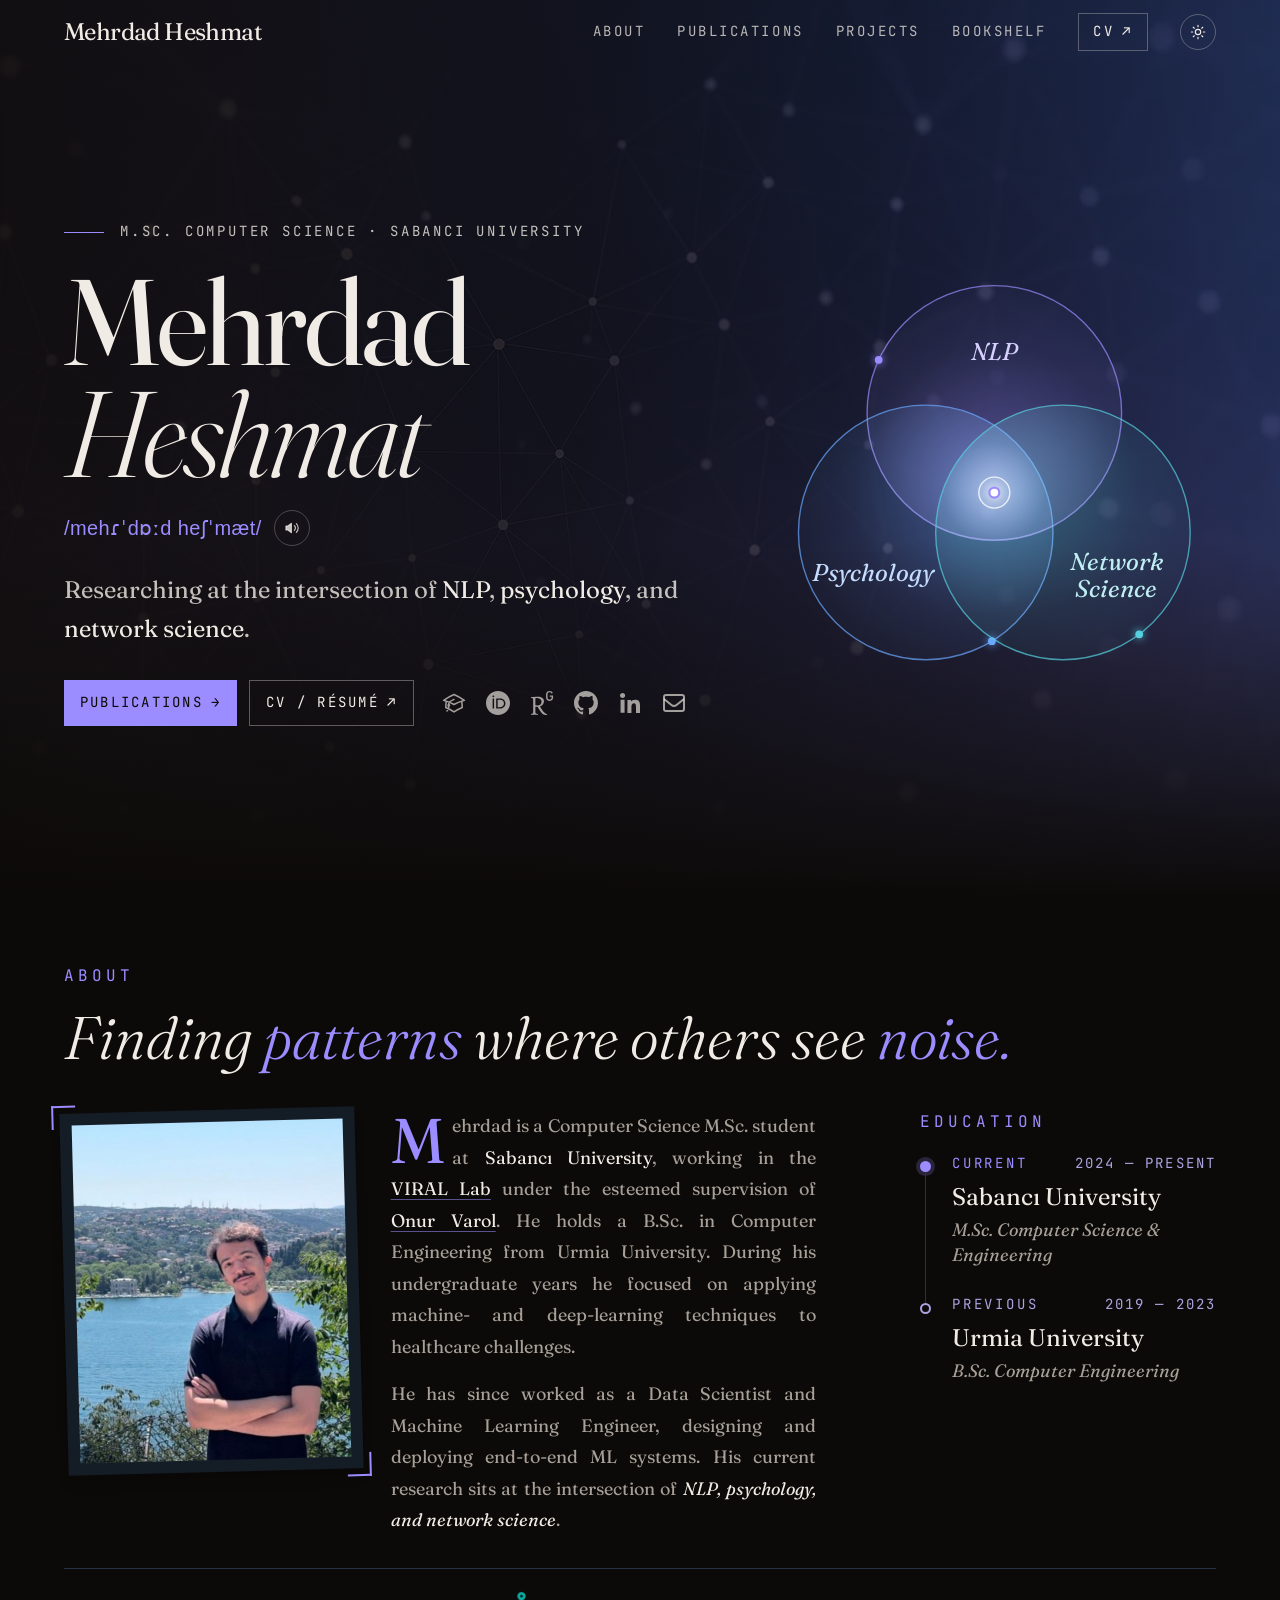
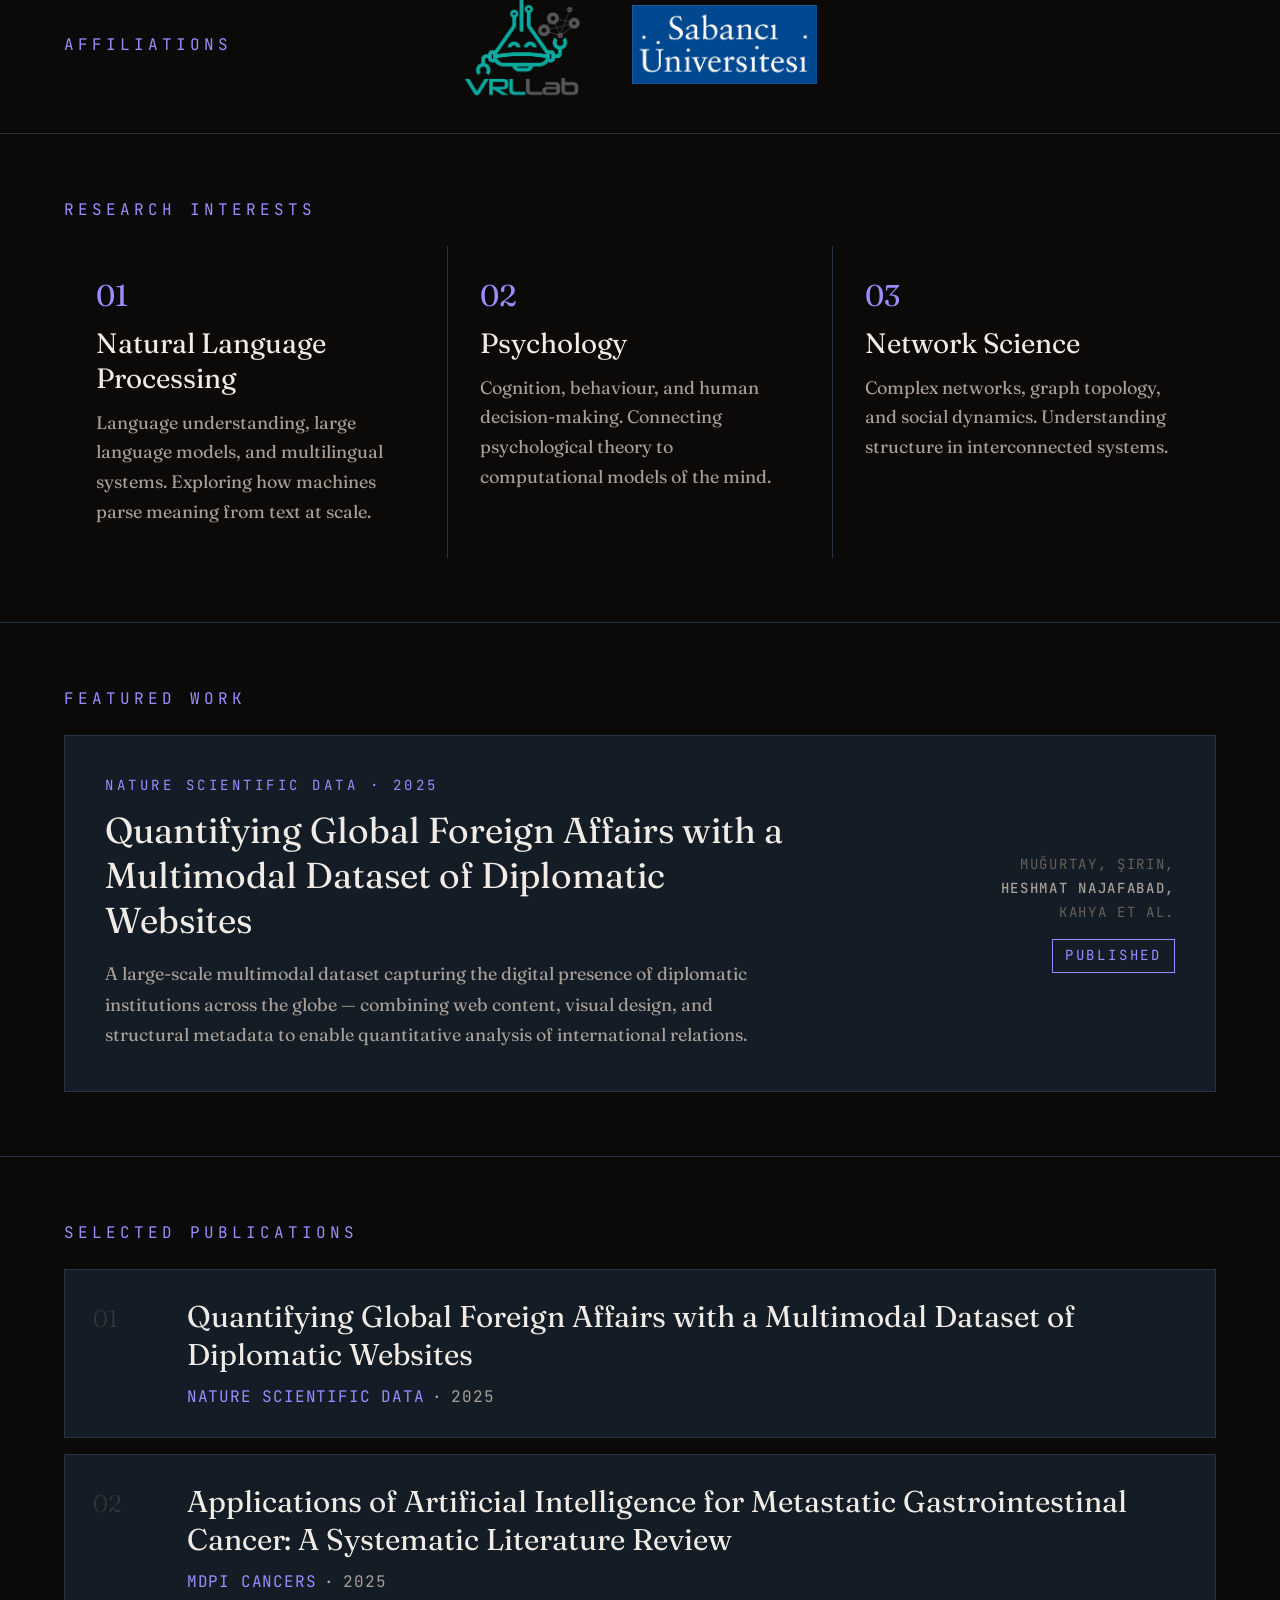
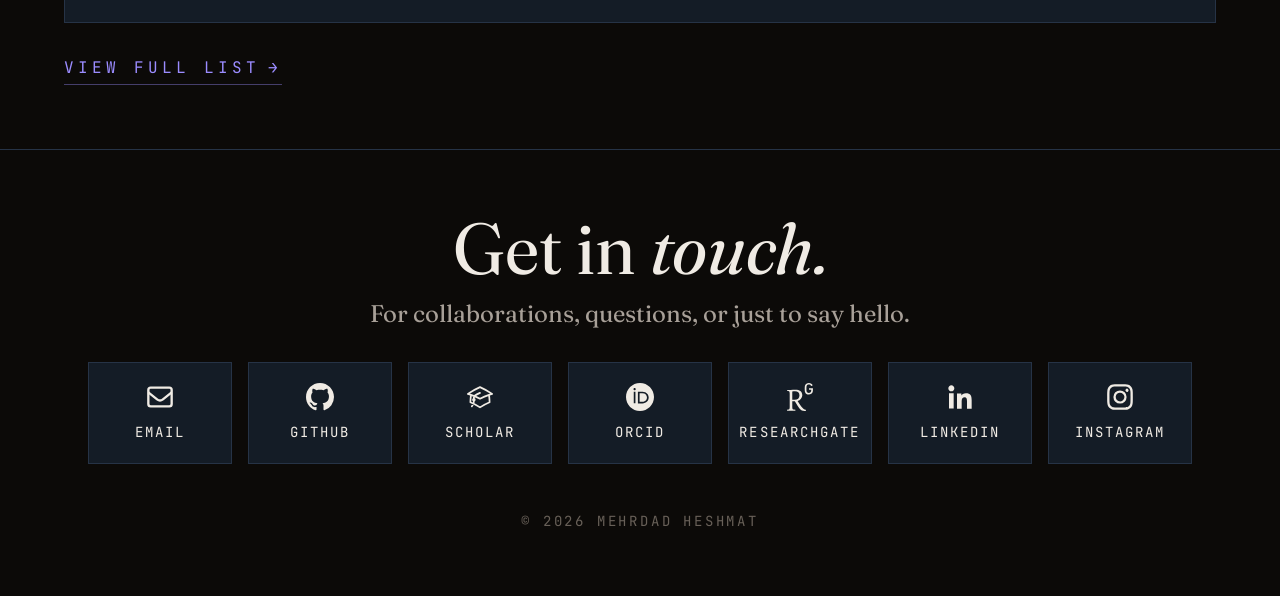
<file: index.html>
<!DOCTYPE html><html  lang="en"><head><meta charset="utf-8">
<meta name="viewport" content="width=device-width, initial-scale=1">
<title>Mehrdad Heshmat — NLP, Psychology &amp; Network Science Researcher</title>
<link rel="preconnect" href="https://fonts.googleapis.com">
<link rel="preconnect" href="https://fonts.gstatic.com" crossorigin>
<script src="https://www.googletagmanager.com/gtag/js?id=G-31ES1MN0ZB" async></script>
<link rel="stylesheet" href="https://fonts.googleapis.com/css2?family=Fraunces:ital,opsz,wght@0,9..144,300;0,9..144,400;0,9..144,500;0,9..144,600;1,9..144,300;1,9..144,400&family=JetBrains+Mono:wght@400;500&display=swap">
<style>/*! tailwindcss v4.1.7 | MIT License | https://tailwindcss.com */@layer properties{@supports ((-webkit-hyphens:none) and (not (margin-trim:inline))) or ((-moz-orient:inline) and (not (color:rgb(from red r g b)))){*,::backdrop,:after,:before{--tw-translate-x:0;--tw-translate-y:0;--tw-translate-z:0;--tw-rotate-x:initial;--tw-rotate-y:initial;--tw-rotate-z:initial;--tw-skew-x:initial;--tw-skew-y:initial;--tw-space-y-reverse:0;--tw-divide-x-reverse:0;--tw-border-style:solid;--tw-gradient-position:initial;--tw-gradient-from:#0000;--tw-gradient-via:#0000;--tw-gradient-to:#0000;--tw-gradient-stops:initial;--tw-gradient-via-stops:initial;--tw-gradient-from-position:0%;--tw-gradient-via-position:50%;--tw-gradient-to-position:100%;--tw-leading:initial;--tw-font-weight:initial;--tw-tracking:initial;--tw-shadow:0 0 #0000;--tw-shadow-color:initial;--tw-shadow-alpha:100%;--tw-inset-shadow:0 0 #0000;--tw-inset-shadow-color:initial;--tw-inset-shadow-alpha:100%;--tw-ring-color:initial;--tw-ring-shadow:0 0 #0000;--tw-inset-ring-color:initial;--tw-inset-ring-shadow:0 0 #0000;--tw-ring-inset:initial;--tw-ring-offset-width:0px;--tw-ring-offset-color:#fff;--tw-ring-offset-shadow:0 0 #0000;--tw-blur:initial;--tw-brightness:initial;--tw-contrast:initial;--tw-grayscale:initial;--tw-hue-rotate:initial;--tw-invert:initial;--tw-opacity:initial;--tw-saturate:initial;--tw-sepia:initial;--tw-drop-shadow:initial;--tw-drop-shadow-color:initial;--tw-drop-shadow-alpha:100%;--tw-drop-shadow-size:initial;--tw-backdrop-blur:initial;--tw-backdrop-brightness:initial;--tw-backdrop-contrast:initial;--tw-backdrop-grayscale:initial;--tw-backdrop-hue-rotate:initial;--tw-backdrop-invert:initial;--tw-backdrop-opacity:initial;--tw-backdrop-saturate:initial;--tw-backdrop-sepia:initial;--tw-duration:initial;--tw-ease:initial;--tw-scale-x:1;--tw-scale-y:1;--tw-scale-z:1}}}@layer theme{:host,:root{--font-sans:ui-sans-serif,system-ui,sans-serif,"Apple Color Emoji","Segoe UI Emoji","Segoe UI Symbol","Noto Color Emoji";--font-serif:ui-serif,Georgia,Cambria,"Times New Roman",Times,serif;--font-mono:ui-monospace,SFMono-Regular,Menlo,Monaco,Consolas,"Liberation Mono","Courier New",monospace;--color-indigo-500:oklch(58.5% .233 277.117);--color-purple-600:oklch(55.8% .288 302.321);--spacing:.25rem;--container-xs:20rem;--container-sm:24rem;--container-xl:36rem;--container-2xl:42rem;--container-3xl:48rem;--container-4xl:56rem;--text-xs:.75rem;--text-xs--line-height:1.33333;--text-sm:.875rem;--text-sm--line-height:1.42857;--text-base:1rem;--text-base--line-height:1.5;--text-lg:1.125rem;--text-lg--line-height:1.55556;--text-xl:1.25rem;--text-xl--line-height:1.4;--text-2xl:1.5rem;--text-2xl--line-height:1.33333;--text-3xl:1.875rem;--text-3xl--line-height:1.2;--text-4xl:2.25rem;--text-4xl--line-height:1.11111;--text-5xl:3rem;--text-5xl--line-height:1;--text-6xl:3.75rem;--text-6xl--line-height:1;--text-7xl:4.5rem;--text-7xl--line-height:1;--text-8xl:6rem;--text-8xl--line-height:1;--font-weight-light:300;--font-weight-medium:500;--tracking-tight:-.025em;--tracking-wider:.05em;--leading-tight:1.25;--leading-snug:1.375;--leading-relaxed:1.625;--ease-out:cubic-bezier(0,0,.2,1);--ease-in-out:cubic-bezier(.4,0,.2,1);--default-transition-duration:.15s;--default-transition-timing-function:cubic-bezier(.4,0,.2,1);--default-font-family:var(--font-sans);--default-mono-font-family:var(--font-mono)}}@layer base{*,::backdrop,:after,:before{border:0 solid;box-sizing:border-box;margin:0;padding:0}::file-selector-button{border:0 solid;box-sizing:border-box;margin:0;padding:0}:host,html{-webkit-text-size-adjust:100%;font-family:var(--default-font-family,ui-sans-serif,system-ui,sans-serif,"Apple Color Emoji","Segoe UI Emoji","Segoe UI Symbol","Noto Color Emoji");font-feature-settings:var(--default-font-feature-settings,normal);font-variation-settings:var(--default-font-variation-settings,normal);line-height:1.5;-moz-tab-size:4;-o-tab-size:4;tab-size:4;-webkit-tap-highlight-color:transparent}hr{border-top-width:1px;color:inherit;height:0}abbr:where([title]){-webkit-text-decoration:underline dotted;text-decoration:underline dotted}h1,h2,h3,h4,h5,h6{font-size:inherit;font-weight:inherit}a{color:inherit;-webkit-text-decoration:inherit;text-decoration:inherit}b,strong{font-weight:bolder}code,kbd,pre,samp{font-family:var(--default-mono-font-family,ui-monospace,SFMono-Regular,Menlo,Monaco,Consolas,"Liberation Mono","Courier New",monospace);font-feature-settings:var(--default-mono-font-feature-settings,normal);font-size:1em;font-variation-settings:var(--default-mono-font-variation-settings,normal)}small{font-size:80%}sub,sup{font-size:75%;line-height:0;position:relative;vertical-align:baseline}sub{bottom:-.25em}sup{top:-.5em}table{border-collapse:collapse;border-color:inherit;text-indent:0}:-moz-focusring{outline:auto}progress{vertical-align:baseline}summary{display:list-item}menu,ol,ul{list-style:none}audio,canvas,embed,iframe,img,object,svg,video{display:block;vertical-align:middle}img,video{height:auto;max-width:100%}button,input,optgroup,select,textarea{background-color:#0000;border-radius:0;color:inherit;font:inherit;font-feature-settings:inherit;font-variation-settings:inherit;letter-spacing:inherit;opacity:1}::file-selector-button{background-color:#0000;border-radius:0;color:inherit;font:inherit;font-feature-settings:inherit;font-variation-settings:inherit;letter-spacing:inherit;opacity:1}:where(select:is([multiple],[size])) optgroup{font-weight:bolder}:where(select:is([multiple],[size])) optgroup option{padding-inline-start:20px}::file-selector-button{margin-inline-end:4px}::-moz-placeholder{opacity:1}::placeholder{opacity:1}@supports (not (-webkit-appearance:-apple-pay-button)) or (contain-intrinsic-size:1px){::-moz-placeholder{color:currentColor}::placeholder{color:currentColor}@supports (color:color-mix(in lab,red,red)){::-moz-placeholder{color:color-mix(in oklab,currentcolor 50%,transparent)}::placeholder{color:color-mix(in oklab,currentcolor 50%,transparent)}}}textarea{resize:vertical}::-webkit-search-decoration{-webkit-appearance:none}::-webkit-date-and-time-value{min-height:1lh;text-align:inherit}::-webkit-datetime-edit{display:inline-flex}::-webkit-datetime-edit-fields-wrapper{padding:0}::-webkit-datetime-edit,::-webkit-datetime-edit-year-field{padding-block:0}::-webkit-datetime-edit-day-field,::-webkit-datetime-edit-month-field{padding-block:0}::-webkit-datetime-edit-hour-field,::-webkit-datetime-edit-minute-field{padding-block:0}::-webkit-datetime-edit-millisecond-field,::-webkit-datetime-edit-second-field{padding-block:0}::-webkit-datetime-edit-meridiem-field{padding-block:0}:-moz-ui-invalid{box-shadow:none}button,input:where([type=button],[type=reset],[type=submit]){-webkit-appearance:button;-moz-appearance:button;appearance:button}::file-selector-button{-webkit-appearance:button;-moz-appearance:button;appearance:button}::-webkit-inner-spin-button,::-webkit-outer-spin-button{height:auto}[hidden]:where(:not([hidden=until-found])){display:none!important}}@layer components;@layer utilities{.visible{visibility:visible}.absolute{position:absolute}.fixed{position:fixed}.relative{position:relative}.sticky{position:sticky}.inset-0{inset:calc(var(--spacing)*0)}.inset-x-0{inset-inline:calc(var(--spacing)*0)}.-top-2{top:calc(var(--spacing)*-2)}.top-0{top:calc(var(--spacing)*0)}.top-5{top:calc(var(--spacing)*5)}.-right-2{right:calc(var(--spacing)*-2)}.-bottom-2{bottom:calc(var(--spacing)*-2)}.-left-2{left:calc(var(--spacing)*-2)}.left-6{left:calc(var(--spacing)*6)}.isolate{isolation:isolate}.-z-10{z-index:-10}.z-50{z-index:50}.mx-2{margin-inline:calc(var(--spacing)*2)}.mx-auto{margin-inline:auto}.mt-0\.5{margin-top:calc(var(--spacing)*.5)}.mt-1{margin-top:calc(var(--spacing)*1)}.mt-1\.5{margin-top:calc(var(--spacing)*1.5)}.mt-2{margin-top:calc(var(--spacing)*2)}.mt-3{margin-top:calc(var(--spacing)*3)}.mt-4{margin-top:calc(var(--spacing)*4)}.mt-5{margin-top:calc(var(--spacing)*5)}.mt-6{margin-top:calc(var(--spacing)*6)}.mt-7{margin-top:calc(var(--spacing)*7)}.mt-8{margin-top:calc(var(--spacing)*8)}.mt-12{margin-top:calc(var(--spacing)*12)}.mb-1{margin-bottom:calc(var(--spacing)*1)}.mb-2{margin-bottom:calc(var(--spacing)*2)}.mb-3{margin-bottom:calc(var(--spacing)*3)}.mb-4{margin-bottom:calc(var(--spacing)*4)}.mb-5{margin-bottom:calc(var(--spacing)*5)}.mb-6{margin-bottom:calc(var(--spacing)*6)}.mb-8{margin-bottom:calc(var(--spacing)*8)}.mb-10{margin-bottom:calc(var(--spacing)*10)}.mb-14{margin-bottom:calc(var(--spacing)*14)}.ml-1{margin-left:calc(var(--spacing)*1)}.ml-2{margin-left:calc(var(--spacing)*2)}.line-clamp-1{-webkit-line-clamp:1}.line-clamp-1,.line-clamp-2{-webkit-box-orient:vertical;display:-webkit-box;overflow:hidden}.line-clamp-2{-webkit-line-clamp:2}.block{display:block}.flex{display:flex}.grid{display:grid}.hidden{display:none}.inline{display:inline}.inline-block{display:inline-block}.inline-flex{display:inline-flex}.aspect-\[2\/3\]{aspect-ratio:2/3}.aspect-\[4\/5\]{aspect-ratio:4/5}.h-2\.5{height:calc(var(--spacing)*2.5)}.h-4{height:calc(var(--spacing)*4)}.h-5{height:calc(var(--spacing)*5)}.h-6{height:calc(var(--spacing)*6)}.h-7{height:calc(var(--spacing)*7)}.h-8{height:calc(var(--spacing)*8)}.h-9{height:calc(var(--spacing)*9)}.h-12{height:calc(var(--spacing)*12)}.h-16{height:calc(var(--spacing)*16)}.h-20{height:calc(var(--spacing)*20)}.h-28{height:calc(var(--spacing)*28)}.h-56{height:calc(var(--spacing)*56)}.h-full{height:100%}.h-px{height:1px}.min-h-screen{min-height:100vh}.w-2\.5{width:calc(var(--spacing)*2.5)}.w-4{width:calc(var(--spacing)*4)}.w-5{width:calc(var(--spacing)*5)}.w-6{width:calc(var(--spacing)*6)}.w-7{width:calc(var(--spacing)*7)}.w-9{width:calc(var(--spacing)*9)}.w-10{width:calc(var(--spacing)*10)}.w-12{width:calc(var(--spacing)*12)}.w-36{width:calc(var(--spacing)*36)}.w-auto{width:auto}.w-full{width:100%}.w-px{width:1px}.max-w-2xl{max-width:var(--container-2xl)}.max-w-3xl{max-width:var(--container-3xl)}.max-w-4xl{max-width:var(--container-4xl)}.max-w-\[28rem\]{max-width:28rem}.max-w-\[96rem\]{max-width:96rem}.max-w-sm{max-width:var(--container-sm)}.max-w-xl{max-width:var(--container-xl)}.min-w-0{min-width:calc(var(--spacing)*0)}.flex-1{flex:1}.flex-shrink-0,.shrink-0{flex-shrink:0}.-translate-x-1{--tw-translate-x:calc(var(--spacing)*-1);translate:var(--tw-translate-x)var(--tw-translate-y)}.rotate-\[-1\.5deg\]{rotate:-1.5deg}.transform{transform:var(--tw-rotate-x,)var(--tw-rotate-y,)var(--tw-rotate-z,)var(--tw-skew-x,)var(--tw-skew-y,)}.scroll-mt-12{scroll-margin-top:calc(var(--spacing)*12)}.grid-cols-1{grid-template-columns:repeat(1,minmax(0,1fr))}.grid-cols-2{grid-template-columns:repeat(2,minmax(0,1fr))}.grid-cols-3{grid-template-columns:repeat(3,minmax(0,1fr))}.flex-col{flex-direction:column}.flex-wrap{flex-wrap:wrap}.items-baseline{align-items:baseline}.items-center{align-items:center}.items-end{align-items:flex-end}.items-start{align-items:flex-start}.justify-between{justify-content:space-between}.justify-center{justify-content:center}.gap-1{gap:calc(var(--spacing)*1)}.gap-1\.5{gap:calc(var(--spacing)*1.5)}.gap-2{gap:calc(var(--spacing)*2)}.gap-3{gap:calc(var(--spacing)*3)}.gap-4{gap:calc(var(--spacing)*4)}.gap-5{gap:calc(var(--spacing)*5)}.gap-6{gap:calc(var(--spacing)*6)}.gap-8{gap:calc(var(--spacing)*8)}.gap-10{gap:calc(var(--spacing)*10)}.gap-12{gap:calc(var(--spacing)*12)}.gap-px{gap:1px}:where(.space-y-4>:not(:last-child)){--tw-space-y-reverse:0;margin-block-end:calc(var(--spacing)*4*(1 - var(--tw-space-y-reverse)));margin-block-start:calc(var(--spacing)*4*var(--tw-space-y-reverse))}:where(.space-y-5>:not(:last-child)){--tw-space-y-reverse:0;margin-block-end:calc(var(--spacing)*5*(1 - var(--tw-space-y-reverse)));margin-block-start:calc(var(--spacing)*5*var(--tw-space-y-reverse))}.gap-x-3{-moz-column-gap:calc(var(--spacing)*3);column-gap:calc(var(--spacing)*3)}.gap-x-4{-moz-column-gap:calc(var(--spacing)*4);column-gap:calc(var(--spacing)*4)}.gap-x-5{-moz-column-gap:calc(var(--spacing)*5);column-gap:calc(var(--spacing)*5)}.gap-x-6{-moz-column-gap:calc(var(--spacing)*6);column-gap:calc(var(--spacing)*6)}.gap-y-1{row-gap:calc(var(--spacing)*1)}.gap-y-2{row-gap:calc(var(--spacing)*2)}.gap-y-3{row-gap:calc(var(--spacing)*3)}.gap-y-4{row-gap:calc(var(--spacing)*4)}.gap-y-8{row-gap:calc(var(--spacing)*8)}:where(.divide-x>:not(:last-child)){--tw-divide-x-reverse:0;border-inline-end-width:calc(1px*(1 - var(--tw-divide-x-reverse)));border-inline-start-width:calc(1px*var(--tw-divide-x-reverse));border-inline-style:var(--tw-border-style)}.truncate{text-overflow:ellipsis;white-space:nowrap}.overflow-hidden,.truncate{overflow:hidden}.rounded-full{border-radius:3.40282e+38px}.border{border-style:var(--tw-border-style);border-width:1px}.border-t{border-top-style:var(--tw-border-style);border-top-width:1px}.border-t-2{border-top-style:var(--tw-border-style);border-top-width:2px}.border-r-2{border-right-style:var(--tw-border-style);border-right-width:2px}.border-b{border-bottom-style:var(--tw-border-style);border-bottom-width:1px}.border-b-2{border-bottom-style:var(--tw-border-style);border-bottom-width:2px}.border-l-2{border-left-style:var(--tw-border-style);border-left-width:2px}.border-dashed{--tw-border-style:dashed;border-style:dashed}.bg-gradient-to-r{--tw-gradient-position:to right in oklab;background-image:linear-gradient(var(--tw-gradient-stops))}.from-indigo-500{--tw-gradient-from:var(--color-indigo-500);--tw-gradient-stops:var(--tw-gradient-via-stops,var(--tw-gradient-position),var(--tw-gradient-from)var(--tw-gradient-from-position),var(--tw-gradient-to)var(--tw-gradient-to-position))}.to-purple-600{--tw-gradient-to:var(--color-purple-600);--tw-gradient-stops:var(--tw-gradient-via-stops,var(--tw-gradient-position),var(--tw-gradient-from)var(--tw-gradient-from-position),var(--tw-gradient-to)var(--tw-gradient-to-position))}.object-contain{-o-object-fit:contain;object-fit:contain}.object-cover{-o-object-fit:cover;object-fit:cover}.p-2{padding:calc(var(--spacing)*2)}.p-3{padding:calc(var(--spacing)*3)}.p-6{padding:calc(var(--spacing)*6)}.p-7{padding:calc(var(--spacing)*7)}.px-2{padding-inline:calc(var(--spacing)*2)}.px-2\.5{padding-inline:calc(var(--spacing)*2.5)}.px-3{padding-inline:calc(var(--spacing)*3)}.px-3\.5{padding-inline:calc(var(--spacing)*3.5)}.px-4{padding-inline:calc(var(--spacing)*4)}.px-5{padding-inline:calc(var(--spacing)*5)}.px-6{padding-inline:calc(var(--spacing)*6)}.px-8{padding-inline:calc(var(--spacing)*8)}.py-0\.5{padding-block:calc(var(--spacing)*.5)}.py-1{padding-block:calc(var(--spacing)*1)}.py-1\.5{padding-block:calc(var(--spacing)*1.5)}.py-2{padding-block:calc(var(--spacing)*2)}.py-3{padding-block:calc(var(--spacing)*3)}.py-3\.5{padding-block:calc(var(--spacing)*3.5)}.py-4{padding-block:calc(var(--spacing)*4)}.py-5{padding-block:calc(var(--spacing)*5)}.py-8{padding-block:calc(var(--spacing)*8)}.py-12{padding-block:calc(var(--spacing)*12)}.py-14{padding-block:calc(var(--spacing)*14)}.pt-1{padding-top:calc(var(--spacing)*1)}.pt-4{padding-top:calc(var(--spacing)*4)}.pt-5{padding-top:calc(var(--spacing)*5)}.pt-6{padding-top:calc(var(--spacing)*6)}.pt-8{padding-top:calc(var(--spacing)*8)}.pt-12{padding-top:calc(var(--spacing)*12)}.pt-16{padding-top:calc(var(--spacing)*16)}.pt-28{padding-top:calc(var(--spacing)*28)}.pt-32{padding-top:calc(var(--spacing)*32)}.pb-0\.5{padding-bottom:calc(var(--spacing)*.5)}.pb-1{padding-bottom:calc(var(--spacing)*1)}.pb-6{padding-bottom:calc(var(--spacing)*6)}.pb-12{padding-bottom:calc(var(--spacing)*12)}.pb-14{padding-bottom:calc(var(--spacing)*14)}.pb-16{padding-bottom:calc(var(--spacing)*16)}.pb-24{padding-bottom:calc(var(--spacing)*24)}.pl-5{padding-left:calc(var(--spacing)*5)}.text-center{text-align:center}.text-left{text-align:left}.align-middle{vertical-align:middle}.font-mono{font-family:var(--font-mono)}.font-serif{font-family:var(--font-serif)}.text-2xl{font-size:var(--text-2xl);line-height:var(--tw-leading,var(--text-2xl--line-height))}.text-3xl{font-size:var(--text-3xl);line-height:var(--tw-leading,var(--text-3xl--line-height))}.text-4xl{font-size:var(--text-4xl);line-height:var(--tw-leading,var(--text-4xl--line-height))}.text-5xl{font-size:var(--text-5xl);line-height:var(--tw-leading,var(--text-5xl--line-height))}.text-base{font-size:var(--text-base);line-height:var(--tw-leading,var(--text-base--line-height))}.text-lg{font-size:var(--text-lg);line-height:var(--tw-leading,var(--text-lg--line-height))}.text-sm{font-size:var(--text-sm);line-height:var(--tw-leading,var(--text-sm--line-height))}.text-xl{font-size:var(--text-xl);line-height:var(--tw-leading,var(--text-xl--line-height))}.text-xs{font-size:var(--text-xs);line-height:var(--tw-leading,var(--text-xs--line-height))}.text-\[0\.625rem\]{font-size:.625rem}.text-\[0\.6875rem\]{font-size:.6875rem}.text-\[1\.75rem\]{font-size:1.75rem}.text-\[clamp\(3\.5rem\,9\.5vw\,8rem\)\]{font-size:clamp(3.5rem,9.5vw,8rem)}.leading-\[0\.92\]{--tw-leading:.92;line-height:.92}.leading-\[0\.95\]{--tw-leading:.95;line-height:.95}.leading-\[1\.1\]{--tw-leading:1.1;line-height:1.1}.leading-\[1\.6\]{--tw-leading:1.6;line-height:1.6}.leading-\[1\.7\]{--tw-leading:1.7;line-height:1.7}.leading-\[1\.65\]{--tw-leading:1.65;line-height:1.65}.leading-\[1\.75\]{--tw-leading:1.75;line-height:1.75}.leading-\[2\]{--tw-leading:2;line-height:2}.leading-none{--tw-leading:1;line-height:1}.leading-relaxed{--tw-leading:var(--leading-relaxed);line-height:var(--leading-relaxed)}.leading-snug{--tw-leading:var(--leading-snug);line-height:var(--leading-snug)}.leading-tight{--tw-leading:var(--leading-tight);line-height:var(--leading-tight)}.font-light{--tw-font-weight:var(--font-weight-light);font-weight:var(--font-weight-light)}.font-medium{--tw-font-weight:var(--font-weight-medium);font-weight:var(--font-weight-medium)}.tracking-\[0\.2em\]{--tw-tracking:.2em;letter-spacing:.2em}.tracking-\[0\.12em\]{--tw-tracking:.12em;letter-spacing:.12em}.tracking-\[0\.15em\]{--tw-tracking:.15em;letter-spacing:.15em}.tracking-\[0\.16em\]{--tw-tracking:.16em;letter-spacing:.16em}.tracking-\[0\.18em\]{--tw-tracking:.18em;letter-spacing:.18em}.tracking-\[0\.25em\]{--tw-tracking:.25em;letter-spacing:.25em}.tracking-tight{--tw-tracking:var(--tracking-tight);letter-spacing:var(--tracking-tight)}.tracking-wider{--tw-tracking:var(--tracking-wider);letter-spacing:var(--tracking-wider)}.text-balance{text-wrap:balance}.text-pretty{text-wrap:pretty}.text-wrap{text-wrap:wrap}.whitespace-nowrap{white-space:nowrap}.uppercase{text-transform:uppercase}.italic{font-style:italic}.not-italic{font-style:normal}.antialiased{-webkit-font-smoothing:antialiased;-moz-osx-font-smoothing:grayscale}.opacity-0{opacity:0}.shadow-lg{--tw-shadow:0 10px 15px -3px var(--tw-shadow-color,#0000001a),0 4px 6px -4px var(--tw-shadow-color,#0000001a)}.shadow-lg,.shadow-md{box-shadow:var(--tw-inset-shadow),var(--tw-inset-ring-shadow),var(--tw-ring-offset-shadow),var(--tw-ring-shadow),var(--tw-shadow)}.shadow-md{--tw-shadow:0 4px 6px -1px var(--tw-shadow-color,#0000001a),0 2px 4px -2px var(--tw-shadow-color,#0000001a)}.filter{filter:var(--tw-blur,)var(--tw-brightness,)var(--tw-contrast,)var(--tw-grayscale,)var(--tw-hue-rotate,)var(--tw-invert,)var(--tw-saturate,)var(--tw-sepia,)var(--tw-drop-shadow,)}.backdrop-filter{-webkit-backdrop-filter:var(--tw-backdrop-blur,)var(--tw-backdrop-brightness,)var(--tw-backdrop-contrast,)var(--tw-backdrop-grayscale,)var(--tw-backdrop-hue-rotate,)var(--tw-backdrop-invert,)var(--tw-backdrop-opacity,)var(--tw-backdrop-saturate,)var(--tw-backdrop-sepia,);backdrop-filter:var(--tw-backdrop-blur,)var(--tw-backdrop-brightness,)var(--tw-backdrop-contrast,)var(--tw-backdrop-grayscale,)var(--tw-backdrop-hue-rotate,)var(--tw-backdrop-invert,)var(--tw-backdrop-opacity,)var(--tw-backdrop-saturate,)var(--tw-backdrop-sepia,)}.transition{transition-duration:var(--tw-duration,var(--default-transition-duration));transition-property:color,background-color,border-color,outline-color,text-decoration-color,fill,stroke,--tw-gradient-from,--tw-gradient-via,--tw-gradient-to,opacity,box-shadow,transform,translate,scale,rotate,filter,-webkit-backdrop-filter,backdrop-filter,display,visibility,content-visibility,overlay,pointer-events;transition-timing-function:var(--tw-ease,var(--default-transition-timing-function))}.transition-all{transition-duration:var(--tw-duration,var(--default-transition-duration));transition-property:all;transition-timing-function:var(--tw-ease,var(--default-transition-timing-function))}.transition-colors{transition-duration:var(--tw-duration,var(--default-transition-duration));transition-property:color,background-color,border-color,outline-color,text-decoration-color,fill,stroke,--tw-gradient-from,--tw-gradient-via,--tw-gradient-to;transition-timing-function:var(--tw-ease,var(--default-transition-timing-function))}.transition-transform{transition-duration:var(--tw-duration,var(--default-transition-duration));transition-property:transform,translate,scale,rotate;transition-timing-function:var(--tw-ease,var(--default-transition-timing-function))}.duration-200{--tw-duration:.2s;transition-duration:.2s}.duration-500{--tw-duration:.5s;transition-duration:.5s}.ease-in-out{--tw-ease:var(--ease-in-out);transition-timing-function:var(--ease-in-out)}.ease-out{--tw-ease:var(--ease-out);transition-timing-function:var(--ease-out)}.select-none{-webkit-user-select:none;-moz-user-select:none;user-select:none}@media (hover:hover){.group-hover\:-translate-x-1:is(:where(.group):hover *){--tw-translate-x:calc(var(--spacing)*-1);translate:var(--tw-translate-x)var(--tw-translate-y)}.group-hover\:translate-x-0:is(:where(.group):hover *){--tw-translate-x:calc(var(--spacing)*0);translate:var(--tw-translate-x)var(--tw-translate-y)}.group-hover\:translate-x-0\.5:is(:where(.group):hover *){--tw-translate-x:calc(var(--spacing)*.5);translate:var(--tw-translate-x)var(--tw-translate-y)}.group-hover\:translate-x-1:is(:where(.group):hover *){--tw-translate-x:calc(var(--spacing)*1);translate:var(--tw-translate-x)var(--tw-translate-y)}.group-hover\:-translate-y-0\.5:is(:where(.group):hover *){--tw-translate-y:calc(var(--spacing)*-.5);translate:var(--tw-translate-x)var(--tw-translate-y)}.group-hover\:opacity-100:is(:where(.group):hover *){opacity:1}.group-hover\/link\:translate-x-0\.5:is(:where(.group\/link):hover *){--tw-translate-x:calc(var(--spacing)*.5);translate:var(--tw-translate-x)var(--tw-translate-y)}.group-hover\/link\:-translate-y-0\.5:is(:where(.group\/link):hover *){--tw-translate-y:calc(var(--spacing)*-.5);translate:var(--tw-translate-x)var(--tw-translate-y)}}.last\:mb-0:last-child{margin-bottom:calc(var(--spacing)*0)}.last\:border-b-0:last-child{border-bottom-style:var(--tw-border-style);border-bottom-width:0}.last\:pb-0:last-child{padding-bottom:calc(var(--spacing)*0)}@media (hover:hover){.hover\:-translate-y-0\.5:hover{--tw-translate-y:calc(var(--spacing)*-.5);translate:var(--tw-translate-x)var(--tw-translate-y)}.hover\:-translate-y-1:hover{--tw-translate-y:calc(var(--spacing)*-1);translate:var(--tw-translate-x)var(--tw-translate-y)}.hover\:scale-105:hover{--tw-scale-x:105%;--tw-scale-y:105%;--tw-scale-z:105%;scale:var(--tw-scale-x)var(--tw-scale-y)}.hover\:scale-\[1\.03\]:hover{scale:1.03}.hover\:rotate-0:hover{rotate:none}.hover\:border-solid:hover{--tw-border-style:solid;border-style:solid}.hover\:shadow-lg:hover{--tw-shadow:0 10px 15px -3px var(--tw-shadow-color,#0000001a),0 4px 6px -4px var(--tw-shadow-color,#0000001a)}.hover\:shadow-lg:hover,.hover\:shadow-xl:hover{box-shadow:var(--tw-inset-shadow),var(--tw-inset-ring-shadow),var(--tw-ring-offset-shadow),var(--tw-ring-shadow),var(--tw-shadow)}.hover\:shadow-xl:hover{--tw-shadow:0 20px 25px -5px var(--tw-shadow-color,#0000001a),0 8px 10px -6px var(--tw-shadow-color,#0000001a)}}@media (min-width:1400px){.min-\[1400px\]\:block{display:block}}@media (min-width:40rem){.sm\:flex{display:flex}.sm\:hidden{display:none}.sm\:inline{display:inline}.sm\:inline-flex{display:inline-flex}.sm\:w-auto{width:auto}.sm\:grid-cols-2{grid-template-columns:repeat(2,minmax(0,1fr))}.sm\:grid-cols-3{grid-template-columns:repeat(3,minmax(0,1fr))}.sm\:flex-row{flex-direction:row}.sm\:items-center{align-items:center}.sm\:gap-0{gap:calc(var(--spacing)*0)}.sm\:gap-x-6{-moz-column-gap:calc(var(--spacing)*6);column-gap:calc(var(--spacing)*6)}.sm\:gap-y-10{row-gap:calc(var(--spacing)*10)}.sm\:px-8{padding-inline:calc(var(--spacing)*8)}.sm\:py-5{padding-block:calc(var(--spacing)*5)}.sm\:text-3xl{font-size:var(--text-3xl);line-height:var(--tw-leading,var(--text-3xl--line-height))}.sm\:text-sm{font-size:var(--text-sm);line-height:var(--tw-leading,var(--text-sm--line-height))}.sm\:text-xl{font-size:var(--text-xl);line-height:var(--tw-leading,var(--text-xl--line-height))}.sm\:text-xs{font-size:var(--text-xs);line-height:var(--tw-leading,var(--text-xs--line-height))}.sm\:tracking-\[0\.18em\]{--tw-tracking:.18em;letter-spacing:.18em}}@media (min-width:48rem){.md\:absolute{position:absolute}.md\:top-1\/2{top:50%}.md\:left-0{left:calc(var(--spacing)*0)}.md\:col-span-1{grid-column:span 1/span 1}.md\:col-span-4{grid-column:span 4/span 4}.md\:col-span-5{grid-column:span 5/span 5}.md\:col-span-7{grid-column:span 7/span 7}.md\:col-span-8{grid-column:span 8/span 8}.md\:col-span-11{grid-column:span 11/span 11}.md\:mt-4{margin-top:calc(var(--spacing)*4)}.md\:mt-8{margin-top:calc(var(--spacing)*8)}.md\:mb-16{margin-bottom:calc(var(--spacing)*16)}.md\:h-7{height:calc(var(--spacing)*7)}.md\:h-14{height:calc(var(--spacing)*14)}.md\:h-64{height:calc(var(--spacing)*64)}.md\:w-7{width:calc(var(--spacing)*7)}.md\:w-14{width:calc(var(--spacing)*14)}.md\:max-w-xs{max-width:var(--container-xs)}.md\:-translate-y-1\/2{--tw-translate-y:-50%;translate:var(--tw-translate-x)var(--tw-translate-y)}.md\:grid-cols-2{grid-template-columns:repeat(2,minmax(0,1fr))}.md\:grid-cols-3{grid-template-columns:repeat(3,minmax(0,1fr))}.md\:grid-cols-4{grid-template-columns:repeat(4,minmax(0,1fr))}.md\:grid-cols-12{grid-template-columns:repeat(12,minmax(0,1fr))}.md\:flex-row{flex-direction:row}.md\:items-center{align-items:center}.md\:items-end{align-items:flex-end}.md\:items-start{align-items:flex-start}.md\:justify-between{justify-content:space-between}.md\:gap-7{gap:calc(var(--spacing)*7)}.md\:gap-8{gap:calc(var(--spacing)*8)}.md\:gap-10{gap:calc(var(--spacing)*10)}.md\:gap-12{gap:calc(var(--spacing)*12)}.md\:p-7{padding:calc(var(--spacing)*7)}.md\:p-8{padding:calc(var(--spacing)*8)}.md\:p-9{padding:calc(var(--spacing)*9)}.md\:p-10{padding:calc(var(--spacing)*10)}.md\:px-7{padding-inline:calc(var(--spacing)*7)}.md\:px-10{padding-inline:calc(var(--spacing)*10)}.md\:py-6{padding-block:calc(var(--spacing)*6)}.md\:py-16{padding-block:calc(var(--spacing)*16)}.md\:py-20{padding-block:calc(var(--spacing)*20)}.md\:pt-16{padding-top:calc(var(--spacing)*16)}.md\:pt-24{padding-top:calc(var(--spacing)*24)}.md\:pt-32{padding-top:calc(var(--spacing)*32)}.md\:pt-40{padding-top:calc(var(--spacing)*40)}.md\:pb-8{padding-bottom:calc(var(--spacing)*8)}.md\:pb-16{padding-bottom:calc(var(--spacing)*16)}.md\:pb-20{padding-bottom:calc(var(--spacing)*20)}.md\:pl-6{padding-left:calc(var(--spacing)*6)}.md\:text-right{text-align:right}.md\:text-2xl{font-size:var(--text-2xl);line-height:var(--tw-leading,var(--text-2xl--line-height))}.md\:text-3xl{font-size:var(--text-3xl);line-height:var(--tw-leading,var(--text-3xl--line-height))}.md\:text-4xl{font-size:var(--text-4xl);line-height:var(--tw-leading,var(--text-4xl--line-height))}.md\:text-5xl{font-size:var(--text-5xl);line-height:var(--tw-leading,var(--text-5xl--line-height))}.md\:text-6xl{font-size:var(--text-6xl);line-height:var(--tw-leading,var(--text-6xl--line-height))}.md\:text-7xl{font-size:var(--text-7xl);line-height:var(--tw-leading,var(--text-7xl--line-height))}.md\:text-sm{font-size:var(--text-sm);line-height:var(--tw-leading,var(--text-sm--line-height))}.md\:text-xl{font-size:var(--text-xl);line-height:var(--tw-leading,var(--text-xl--line-height))}.md\:text-\[1\.65rem\]{font-size:1.65rem}.md\:text-\[1\.75rem\]{font-size:1.75rem}.md\:text-\[1\.0625rem\]{font-size:1.0625rem}}@media (min-width:64rem){.lg\:sticky{position:sticky}.lg\:top-28{top:calc(var(--spacing)*28)}.lg\:col-span-3{grid-column:span 3/span 3}.lg\:col-span-5{grid-column:span 5/span 5}.lg\:col-span-7{grid-column:span 7/span 7}.lg\:col-span-9{grid-column:span 9/span 9}.lg\:flex{display:flex}.lg\:hidden{display:none}.lg\:grid-cols-5{grid-template-columns:repeat(5,minmax(0,1fr))}.lg\:grid-cols-12{grid-template-columns:repeat(12,minmax(0,1fr))}.lg\:gap-8{gap:calc(var(--spacing)*8)}.lg\:gap-12{gap:calc(var(--spacing)*12)}.lg\:gap-16{gap:calc(var(--spacing)*16)}.lg\:pl-10{padding-left:calc(var(--spacing)*10)}}@media (min-width:80rem){.xl\:grid-cols-6{grid-template-columns:repeat(6,minmax(0,1fr))}.xl\:gap-16{gap:calc(var(--spacing)*16)}.xl\:px-16{padding-inline:calc(var(--spacing)*16)}.xl\:pl-14{padding-left:calc(var(--spacing)*14)}.xl\:text-8xl{font-size:var(--text-8xl);line-height:var(--tw-leading,var(--text-8xl--line-height))}}@media (min-width:96rem){.\32xl\:grid-cols-7{grid-template-columns:repeat(7,minmax(0,1fr))}}}@property --tw-translate-x{syntax:"*";inherits:false;initial-value:0}@property --tw-translate-y{syntax:"*";inherits:false;initial-value:0}@property --tw-translate-z{syntax:"*";inherits:false;initial-value:0}@property --tw-rotate-x{syntax:"*";inherits:false}@property --tw-rotate-y{syntax:"*";inherits:false}@property --tw-rotate-z{syntax:"*";inherits:false}@property --tw-skew-x{syntax:"*";inherits:false}@property --tw-skew-y{syntax:"*";inherits:false}@property --tw-space-y-reverse{syntax:"*";inherits:false;initial-value:0}@property --tw-divide-x-reverse{syntax:"*";inherits:false;initial-value:0}@property --tw-border-style{syntax:"*";inherits:false;initial-value:solid}@property --tw-gradient-position{syntax:"*";inherits:false}@property --tw-gradient-from{syntax:"<color>";inherits:false;initial-value:#0000}@property --tw-gradient-via{syntax:"<color>";inherits:false;initial-value:#0000}@property --tw-gradient-to{syntax:"<color>";inherits:false;initial-value:#0000}@property --tw-gradient-stops{syntax:"*";inherits:false}@property --tw-gradient-via-stops{syntax:"*";inherits:false}@property --tw-gradient-from-position{syntax:"<length-percentage>";inherits:false;initial-value:0}@property --tw-gradient-via-position{syntax:"<length-percentage>";inherits:false;initial-value:50%}@property --tw-gradient-to-position{syntax:"<length-percentage>";inherits:false;initial-value:100%}@property --tw-leading{syntax:"*";inherits:false}@property --tw-font-weight{syntax:"*";inherits:false}@property --tw-tracking{syntax:"*";inherits:false}@property --tw-shadow{syntax:"*";inherits:false;initial-value:0 0 #0000}@property --tw-shadow-color{syntax:"*";inherits:false}@property --tw-shadow-alpha{syntax:"<percentage>";inherits:false;initial-value:100%}@property --tw-inset-shadow{syntax:"*";inherits:false;initial-value:0 0 #0000}@property --tw-inset-shadow-color{syntax:"*";inherits:false}@property --tw-inset-shadow-alpha{syntax:"<percentage>";inherits:false;initial-value:100%}@property --tw-ring-color{syntax:"*";inherits:false}@property --tw-ring-shadow{syntax:"*";inherits:false;initial-value:0 0 #0000}@property --tw-inset-ring-color{syntax:"*";inherits:false}@property --tw-inset-ring-shadow{syntax:"*";inherits:false;initial-value:0 0 #0000}@property --tw-ring-inset{syntax:"*";inherits:false}@property --tw-ring-offset-width{syntax:"<length>";inherits:false;initial-value:0}@property --tw-ring-offset-color{syntax:"*";inherits:false;initial-value:#fff}@property --tw-ring-offset-shadow{syntax:"*";inherits:false;initial-value:0 0 #0000}@property --tw-blur{syntax:"*";inherits:false}@property --tw-brightness{syntax:"*";inherits:false}@property --tw-contrast{syntax:"*";inherits:false}@property --tw-grayscale{syntax:"*";inherits:false}@property --tw-hue-rotate{syntax:"*";inherits:false}@property --tw-invert{syntax:"*";inherits:false}@property --tw-opacity{syntax:"*";inherits:false}@property --tw-saturate{syntax:"*";inherits:false}@property --tw-sepia{syntax:"*";inherits:false}@property --tw-drop-shadow{syntax:"*";inherits:false}@property --tw-drop-shadow-color{syntax:"*";inherits:false}@property --tw-drop-shadow-alpha{syntax:"<percentage>";inherits:false;initial-value:100%}@property --tw-drop-shadow-size{syntax:"*";inherits:false}@property --tw-backdrop-blur{syntax:"*";inherits:false}@property --tw-backdrop-brightness{syntax:"*";inherits:false}@property --tw-backdrop-contrast{syntax:"*";inherits:false}@property --tw-backdrop-grayscale{syntax:"*";inherits:false}@property --tw-backdrop-hue-rotate{syntax:"*";inherits:false}@property --tw-backdrop-invert{syntax:"*";inherits:false}@property --tw-backdrop-opacity{syntax:"*";inherits:false}@property --tw-backdrop-saturate{syntax:"*";inherits:false}@property --tw-backdrop-sepia{syntax:"*";inherits:false}@property --tw-duration{syntax:"*";inherits:false}@property --tw-ease{syntax:"*";inherits:false}@property --tw-scale-x{syntax:"*";inherits:false;initial-value:1}@property --tw-scale-y{syntax:"*";inherits:false;initial-value:1}@property --tw-scale-z{syntax:"*";inherits:false;initial-value:1}</style>
<style>:root{--paper:#f8f7f4;--paper-deep:#e3edf9;--ink:#0f0d0b;--fg-soft:#3c3830;--fg-mute:#807870;--accent:#5a4bd1;--accent-soft:#675dc9;--rule:#c5d6eb}html.dark{--paper:#0c0a08;--paper-deep:#141c26;--ink:#f0ebe4;--fg-soft:#a8a098;--fg-mute:#686058;--accent:#9b8cff;--accent-soft:#aaa3e0;--rule:#263346}body,html{background:var(--paper);color:var(--ink);transition:background-color .4s ease,color .4s ease}.font-serif,body,html{font-family:Fraunces,Georgia,serif;font-feature-settings:"ss01","ss02"}.font-mono{font-family:JetBrains Mono,ui-monospace,SFMono-Regular,monospace}.bg-paper{background-color:var(--paper)}.bg-paper-deep{background-color:var(--paper-deep)}html:not(.dark) .bg-paper-deep.border:not(:hover){box-shadow:0 1px 2px #14325a0f,0 8px 24px -16px #1e5aa04d}.bg-paper\/90{background-color:rgb(from var(--paper) r g b/.9)}.text-paper{color:var(--paper)}.text-paper\/85{color:rgb(from var(--paper) r g b/.85)}.text-paper\/60{color:rgb(from var(--paper) r g b/.6)}.border-paper\/40{border-color:rgb(from var(--paper) r g b/.4)}.border-paper\/30{border-color:rgb(from var(--paper) r g b/.3)}.border-paper\/60{border-color:rgb(from var(--paper) r g b/.6)}.hover\:border-paper:hover{border-color:var(--paper)}.text-ink{color:var(--ink)}.text-fg-soft{color:var(--fg-soft)}.text-fg-mute{color:var(--fg-mute)}.text-fg-mute\/40{color:rgb(from var(--fg-mute) r g b/.4)}.text-accent{color:var(--accent)}.text-accent\/60{color:rgb(from var(--accent) r g b/.6)}.text-accent-soft{color:var(--accent-soft)}.bg-accent{background-color:var(--accent)}.border-accent{border-color:var(--accent)}.border-accent\/40{border-color:rgb(from var(--accent) r g b/.4)}.border-accent\/30{border-color:rgb(from var(--accent) r g b/.3)}.hover\:border-accent:hover{border-color:var(--accent)}.border-rule,.divide-rule>:not(:last-child){border-color:var(--rule)}.bg-rule{background-color:var(--rule)}.group:hover .group-hover\:text-accent,.hover\:text-accent:hover{color:var(--accent)}.hover\:text-ink:hover{color:var(--ink)}.hover\:text-paper:hover{color:var(--paper)}.hover\:bg-accent:hover{background-color:var(--accent)}:root{--hero-ink:#f0ebe4;--hero-accent:#9b8cff}.text-hero{color:#f0ebe4}.text-hero\/85{color:#f1ece5d9}.text-hero\/80{color:#f1ece5cc}.text-hero\/60{color:#f1ece599}.text-hero\/55{color:#f1ece58c}.text-hero\/50{color:#f1ece580}.border-hero\/40{border-color:#f1ece566}.hover\:border-hero:hover{border-color:#f0ebe4}.hero-glass{backdrop-filter:blur(14px);-webkit-backdrop-filter:blur(14px);background-color:#0c0a0880;border:1px solid hsla(35,29%,92%,.14);box-shadow:0 30px 60px -30px #0009}.hero-glass-divide>:not(:last-child),.hero-glass-line{border-color:#f1ece524}.hero-glass-btn{background-color:#f1ece50a;border:1px solid hsla(35,29%,92%,.18);color:#f1ece5d9;transition:border-color .2s ease,color .2s ease,background-color .2s ease}.hero-glass-btn:hover{background-color:#9b8cff14;border-color:var(--hero-accent);color:var(--hero-accent)}</style>
<style>.hero{min-height:100vh;min-height:100svh}.hero-bg{background:linear-gradient(180deg,transparent 60%,#0c0a08),linear-gradient(90deg,#0c0a08eb,#0c0a08cc 45%,#0c0a0880),#0c0a08 url(/backg.webp) 50% /cover no-repeat}@media (max-width:767px){.hero-bg{background:linear-gradient(180deg,#0c0a08b3 0,#0c0a08d9 70%,#0c0a08),#0c0a08 url(/backg.webp) 70% /cover no-repeat}}.hero-rule{background-color:var(--hero-accent)}.hero-say{align-items:center;border:1px solid hsla(35,29%,92%,.25);border-radius:9999px;color:#f1ece5cc;display:inline-flex;height:2.25rem;justify-content:center;transition:color .2s ease,border-color .2s ease,background-color .2s ease;width:2.25rem}.hero-say.is-playing,.hero-say:hover{background-color:#9b8cff1a;border-color:var(--hero-accent);color:var(--hero-accent)}.hero-say.is-playing{animation:say-pulse 1s ease-in-out infinite}@keyframes say-pulse{0%,to{box-shadow:0 0 #9b8cff59}50%{box-shadow:0 0 0 6px #9b8cff00}}.hero-ipa{color:var(--hero-accent);font-family:Charis SIL,Doulos SIL,Gentium Plus,Segoe UI,Lucida Sans Unicode,Noto Sans,sans-serif;letter-spacing:.02em}.bg-hero-line{background-color:#f1ece533}.hero-btn-primary{background-color:var(--hero-accent);color:#0c0a08;transition:background-color .2s ease}.hero-btn-primary:hover{background-color:#b7acff}.hero-btn-ghost{border-color:#f1ece559;color:var(--hero-ink);transition:border-color .2s ease,color .2s ease}.hero-btn-ghost:hover{border-color:var(--hero-accent);color:var(--hero-accent)}.hero-icon{align-items:center;color:#f1ece5a6;display:flex;height:2.5rem;justify-content:center;transition:color .2s ease;width:2.5rem}.hero-icon:hover{color:var(--hero-accent)}.venn{overflow:visible}.venn-set{animation:venn-drift 7s ease-in-out infinite alternate;transform-box:fill-box;transform-origin:center}.venn-a{--hue:#9b8cff;--dx:0px;--dy:-7px}.venn-b{--hue:#6aa8ff;--dx:-7px;--dy:4px;animation-delay:-2.3s}.venn-c{--hue:#56d0de;--dx:7px;--dy:4px;animation-delay:-4.6s}@keyframes venn-drift{to{transform:translate(var(--dx),var(--dy))}}.venn-fill{mix-blend-mode:screen}.venn-stroke{fill:none;stroke:var(--hue);stroke-opacity:.7;stroke-width:1.25;stroke-dasharray:723;stroke-dashoffset:723;animation:venn-draw 1.6s cubic-bezier(.22,1,.36,1) forwards}.venn-b .venn-stroke{animation-delay:.15s}.venn-c .venn-stroke{animation-delay:.3s}@keyframes venn-draw{to{stroke-dashoffset:0}}.venn-orbit{fill:var(--hue);filter:drop-shadow(0 0 4px var(--hue))}.venn-label{font-family:Fraunces,Georgia,serif;font-size:22px;font-style:italic;text-anchor:middle}.venn-label-a{fill:#d6d0ff}.venn-label-b{fill:#c6dcff}.venn-label-c{fill:#bfeef3}.venn-glow{animation:venn-breathe 4s ease-in-out infinite;mix-blend-mode:screen;transform-box:fill-box;transform-origin:center}@keyframes venn-breathe{0%,to{opacity:.75;transform:scale(.92)}50%{opacity:1;transform:scale(1.06)}}.venn-core{fill:#fff;stroke:var(--hero-accent);stroke-width:2}.venn-ring{fill:none;stroke:#fff;stroke-opacity:.8;stroke-width:1.25;animation:venn-pulse 2.8s ease-out infinite;transform-box:fill-box;transform-origin:center}@keyframes venn-pulse{0%{opacity:.9;transform:scale(.4)}to{opacity:0;transform:scale(2.6)}}@keyframes fade-up{0%{opacity:0;transform:translateY(16px)}to{opacity:1;transform:translateY(0)}}.hero-in{animation:fade-up .7s cubic-bezier(.22,1,.36,1) both}.hero-in-1{animation-delay:0s}.hero-in-2{animation-name:none}.hero-in-3{animation-delay:.12s}.hero-in-4{animation-delay:.22s}@media (prefers-reduced-motion:reduce){.hero-in,.hero-say.is-playing,.venn-glow,.venn-ring,.venn-set,.venn-stroke{animation:none}.venn-stroke{stroke-dashoffset:0}.venn-orbit{display:none}}.intro p{hyphens:auto;-webkit-hyphens:auto;text-wrap:pretty}@media (min-width:768px){.intro p{text-align:justify}}.edu-item{padding-left:2rem;position:relative}.edu-item+.edu-item{margin-top:1.75rem}.edu-item:not(:last-child):after{background-color:var(--rule);bottom:-2.2rem;content:"";left:5px;position:absolute;top:calc(.45rem + 11px);width:1px}.edu-item:before{background-color:var(--paper);border:2px solid var(--accent-soft);border-radius:9999px;content:"";height:11px;left:0;position:absolute;top:.45rem;width:11px}.edu-item.is-current:before{background-color:var(--accent);border-color:var(--accent);box-shadow:0 0 0 4px color-mix(in srgb,var(--accent) 20%,transparent)}.intro-link{color:var(--ink);text-decoration:underline;text-decoration-color:color-mix(in srgb,var(--accent) 55%,transparent);text-decoration-thickness:1px;text-underline-offset:4px;transition:color .2s ease,text-decoration-color .2s ease}.intro-link:hover{color:var(--accent);text-decoration-color:var(--accent)}.drop-cap:first-letter{color:var(--accent);float:left;font-size:3.5em;font-weight:400;line-height:.8;margin:.08em .12em 0 0}</style>
<style>.site-nav[data-v-33d02c16]{border-bottom:1px solid transparent;color:var(--hero-ink);transition:background-color .3s ease,border-color .3s ease,color .3s ease}.site-nav.is-solid[data-v-33d02c16]{backdrop-filter:blur(12px);-webkit-backdrop-filter:blur(12px);background-color:rgb(from var(--paper) r g b/.88);border-bottom-color:var(--rule);color:var(--ink)}.site-nav.is-open[data-v-33d02c16]{background-color:var(--paper)}.nav-link[data-v-33d02c16]{opacity:.75;transition:opacity .2s ease,color .2s ease}.nav-link[data-v-33d02c16]:hover{color:var(--hero-accent);opacity:1}.site-nav.is-solid .nav-link[data-v-33d02c16]:hover{color:var(--accent)}.nav-link[aria-current=page][data-v-33d02c16]{opacity:1}.site-nav.is-solid .nav-link[aria-current=page][data-v-33d02c16]{color:var(--accent)}.mobile-link[data-v-33d02c16]{color:var(--fg-soft);transition:color .2s ease}.mobile-link[data-v-33d02c16]:hover,.mobile-link[aria-current=page][data-v-33d02c16]{color:var(--accent)}.nav-cv[data-v-33d02c16],.nav-icon-btn[data-v-33d02c16]{border-color:color-mix(in srgb,currentColor 30%,transparent);transition:border-color .2s ease,color .2s ease}.nav-cv[data-v-33d02c16]:hover,.nav-icon-btn[data-v-33d02c16]:hover{border-color:var(--hero-accent);color:var(--hero-accent)}.site-nav.is-solid .nav-cv[data-v-33d02c16]:hover,.site-nav.is-solid .nav-icon-btn[data-v-33d02c16]:hover{border-color:var(--accent);color:var(--accent)}</style>
<link rel="stylesheet" href="/_nuxt/SiteNav.BOD31trE.css" crossorigin>
<link rel="preload" as="image" href="/backg.webp" type="image/webp" fetchpriority="high">
<link rel="preload" as="fetch" crossorigin="anonymous" href="/_payload.json?40536cd9-b55a-416c-baac-01b45d236400">
<link rel="modulepreload" as="script" crossorigin href="/_nuxt/tCCvuskZ.js">
<link rel="modulepreload" as="script" crossorigin href="/_nuxt/VUYDlXDN.js">
<link rel="modulepreload" as="script" crossorigin href="/_nuxt/DI0A7rl2.js">
<link rel="modulepreload" as="script" crossorigin href="/_nuxt/DlAUqK2U.js">
<link rel="preload" as="fetch" fetchpriority="low" crossorigin="anonymous" href="/_nuxt/builds/meta/40536cd9-b55a-416c-baac-01b45d236400.json">
<link rel="prefetch" as="script" crossorigin href="/_nuxt/BaGkd3ai.js">
<link rel="prefetch" as="script" crossorigin href="/_nuxt/BSf6YXEt.js">
<script>try{if(localStorage.getItem('theme')!=='light')document.documentElement.classList.add('dark')}catch(e){document.documentElement.classList.add('dark')}</script>
<script>window.dataLayer=window.dataLayer||[];function gtag(){dataLayer.push(arguments);}gtag('js',new Date());gtag('config','G-31ES1MN0ZB');</script>
<meta name="description" content="Mehrdad Heshmat is a Computer Science M.Sc. student at Sabancı University researching NLP, psychology, and network science. Published in Nature Scientific Data and MDPI Cancers.">
<meta name="robots" content="index, follow">
<meta name="author" content="Mehrdad Heshmat">
<meta name="keywords" content="Mehrdad Heshmat, Mehrdad Heshmat Najafabad, NLP, psychology, network science, machine learning, Sabancı University, deep learning">
<meta property="og:type" content="profile">
<meta property="og:site_name" content="Mehrdad Heshmat">
<meta property="og:locale" content="en_US">
<meta property="og:title" content="Mehrdad Heshmat — Researcher in NLP, Psychology & Networks">
<meta property="og:description" content="M.Sc. student at Sabancı University. Research in NLP, psychology, and network science.">
<meta property="og:url" content="https://mehrdad-heshmat.com/">
<meta property="og:image" content="https://mehrdad-heshmat.com/og-card.png">
<meta property="og:image:width" content="1200">
<meta property="og:image:height" content="630">
<meta property="profile:first_name" content="Mehrdad">
<meta property="profile:last_name" content="Heshmat">
<meta name="twitter:card" content="summary_large_image">
<meta name="twitter:title" content="Mehrdad Heshmat — Researcher">
<meta name="twitter:description" content="M.Sc. at Sabancı University. NLP, psychology, network science.">
<meta name="twitter:image" content="https://mehrdad-heshmat.com/og-card.png">
<link rel="canonical" href="https://mehrdad-heshmat.com/">
<link rel="icon" href="/favicon.ico">
<link rel="me" href="https://www.instagram.com/mehrddy/">
<link rel="me" href="https://github.com/MR-EIGHT">
<link rel="me" href="https://tr.linkedin.com/in/mehrdad-heshmat">
<script type="application/ld+json">{"@context":"https://schema.org","@type":"ProfilePage","url":"https://mehrdad-heshmat.com","mainEntity":{"@type":"Person","@id":"https://mehrdad-heshmat.com/#person","name":"Mehrdad Heshmat","givenName":"Mehrdad","familyName":"Heshmat","alternateName":"Mehrdad Heshmat Najafabad","jobTitle":"M.Sc. Student in Computer Science","description":"Computer Science M.Sc. student at Sabancı University specializing in NLP, psychology, and network science.","affiliation":{"@type":"Organization","name":"Sabancı University","url":"https://sabanciuniv.edu"},"alumniOf":{"@type":"Organization","name":"Urmia University"},"knowsAbout":["Natural Language Processing","Psychology","Network Science","Machine Learning","Deep Learning","Data Science"],"url":"https://mehrdad-heshmat.com","image":{"@type":"ImageObject","url":"https://mehrdad-heshmat.com/profile.jpg","width":400,"height":500},"email":"mehrddy@gmail.com","sameAs":["https://scholar.google.com/citations?user=hH8h4d0AAAAJ","https://github.com/MR-EIGHT","https://orcid.org/0009-0001-6282-6081","https://www.researchgate.net/profile/Mehrdad-Heshmat","https://tr.linkedin.com/in/mehrdad-heshmat","https://www.instagram.com/mehrddy/","https://mehrdad-heshmat.com"]}}</script>
<script type="module" src="/_nuxt/tCCvuskZ.js" crossorigin></script></head><body><div id="__nuxt"><!--[--><main class="bg-paper text-ink antialiased"><header class="site-nav inset-x-0 top-0 z-50 fixed" data-v-33d02c16><nav class="max-w-[96rem] mx-auto px-6 md:px-10 xl:px-16 h-16 flex items-center justify-between" aria-label="Primary" data-v-33d02c16><a href="#top" class="font-serif text-2xl leading-none tracking-tight whitespace-nowrap" data-v-33d02c16> Mehrdad Heshmat </a><div class="flex items-center gap-3 md:gap-8" data-v-33d02c16><ul class="hidden lg:flex items-center gap-8 font-mono text-sm uppercase tracking-[0.18em]" data-v-33d02c16><!--[--><li data-v-33d02c16><a href="#about" class="nav-link" data-v-33d02c16>About</a></li><li data-v-33d02c16><a href="/publications" class="nav-link" data-v-33d02c16>Publications</a></li><li data-v-33d02c16><a href="/projects" class="nav-link" data-v-33d02c16>Projects</a></li><li data-v-33d02c16><a href="/books" class="nav-link" data-v-33d02c16>Bookshelf</a></li><!--]--></ul><a href="/cv.pdf" target="_blank" rel="noopener" class="nav-cv hidden sm:inline-flex items-center gap-2 font-mono text-sm uppercase tracking-[0.18em] px-3.5 py-2 border" data-v-33d02c16>CV <span aria-hidden="true" data-v-33d02c16>↗</span></a><button type="button" aria-label="Switch to light mode" class="nav-icon-btn w-9 h-9 rounded-full flex items-center justify-center border" data-v-33d02c16><svg xmlns="http://www.w3.org/2000/svg" width="16" height="16" viewBox="0 0 24 24" fill="none" stroke="currentColor" stroke-width="1.75" stroke-linecap="round" stroke-linejoin="round" aria-hidden="true" data-v-33d02c16><circle cx="12" cy="12" r="4" data-v-33d02c16></circle><path d="M12 2v2M12 20v2M4.93 4.93l1.41 1.41M17.66 17.66l1.41 1.41M2 12h2M20 12h2M4.93 19.07l1.41-1.41M17.66 6.34l1.41-1.41" data-v-33d02c16></path></svg></button><button type="button" aria-expanded="false" aria-controls="mobile-menu" aria-label="Open menu" class="nav-icon-btn lg:hidden w-9 h-9 rounded-full flex items-center justify-center border" data-v-33d02c16><svg xmlns="http://www.w3.org/2000/svg" width="16" height="16" viewBox="0 0 24 24" fill="none" stroke="currentColor" stroke-width="1.75" stroke-linecap="round" aria-hidden="true" data-v-33d02c16><path d="M4 8h16M4 16h16" data-v-33d02c16></path></svg></button></div></nav><div style="display:none;" id="mobile-menu" class="lg:hidden border-t border-rule" data-v-33d02c16><ul class="max-w-[96rem] mx-auto px-6 py-4 flex flex-col font-mono text-base uppercase tracking-[0.2em]" data-v-33d02c16><!--[--><li data-v-33d02c16><a href="#about" class="mobile-link block py-3" data-v-33d02c16>About</a></li><li data-v-33d02c16><a href="/publications" class="mobile-link block py-3" data-v-33d02c16>Publications</a></li><li data-v-33d02c16><a href="/projects" class="mobile-link block py-3" data-v-33d02c16>Projects</a></li><li data-v-33d02c16><a href="/books" class="mobile-link block py-3" data-v-33d02c16>Bookshelf</a></li><!--]--><li data-v-33d02c16><a href="/cv.pdf" target="_blank" rel="noopener" class="mobile-link block py-3" data-v-33d02c16>CV / Résumé ↗</a></li></ul></div></header><section id="top" class="hero relative isolate flex items-center pt-28 pb-14 md:pt-32 md:pb-20 overflow-hidden"><div class="hero-bg absolute inset-0 -z-10" aria-hidden="true"></div><div class="w-full max-w-[96rem] mx-auto px-6 md:px-10 xl:px-16 grid lg:grid-cols-12 gap-12 xl:gap-16 items-center"><div class="lg:col-span-7"><p class="hero-in hero-in-1 flex items-center gap-4 font-mono text-xs sm:text-sm tracking-[0.2em] uppercase text-hero/80 mb-6"><span class="hero-rule h-px w-10 shrink-0" aria-hidden="true"></span><span>M.Sc. <span class="sm:hidden">CS</span><span class="hidden sm:inline">Computer Science</span> · Sabancı University</span></p><h1 class="hero-in hero-in-2 font-serif text-[clamp(3.5rem,9.5vw,8rem)] leading-[0.92] tracking-tight text-hero"> Mehrdad<br><span class="italic font-light">Heshmat</span></h1><p class="hero-in hero-in-3 flex items-center gap-3 mt-5"><span class="hero-ipa text-lg sm:text-xl">/mehɾˈdɒːd heʃˈmæt/</span><button type="button" class="hero-say" aria-label="Play pronunciation of Mehrdad Heshmat"><svg xmlns="http://www.w3.org/2000/svg" viewBox="0 0 24 24" fill="none" stroke="currentColor" stroke-width="1.75" stroke-linecap="round" stroke-linejoin="round" class="w-4 h-4" aria-hidden="true"><path d="M11 5 6 9H3v6h3l5 4V5z" fill="currentColor"></path><path d="M15.5 8.5a5 5 0 0 1 0 7"></path><path d="M18.5 5.5a9 9 0 0 1 0 13"></path></svg></button><audio src="/name-pronunciation.mp3" preload="none"></audio></p><p class="hero-in hero-in-3 font-serif text-xl md:text-2xl text-hero/80 mt-6 max-w-2xl leading-relaxed text-pretty"> Researching at the intersection of <span class="text-hero">NLP</span>, <span class="text-hero">psychology</span>, and <span class="text-hero">network science</span>. </p><div class="hero-in hero-in-4 mt-8 flex flex-wrap items-center gap-x-5 gap-y-4"><div class="flex flex-wrap gap-3"><a href="/publications" class="hero-btn-primary group inline-flex items-center gap-2 font-mono text-xs sm:text-sm uppercase tracking-[0.16em] px-4 py-3"> Publications <span class="transition-transform group-hover:translate-x-1" aria-hidden="true">→</span></a><a href="/cv.pdf" target="_blank" rel="noopener" class="hero-btn-ghost group inline-flex items-center gap-2 font-mono text-xs sm:text-sm uppercase tracking-[0.16em] px-4 py-3 border"> CV / Résumé <span class="transition-transform group-hover:translate-x-0.5 group-hover:-translate-y-0.5" aria-hidden="true">↗</span></a></div><span class="hidden min-[1400px]:block h-8 w-px bg-hero-line" aria-hidden="true"></span><ul class="flex items-center gap-1"><li><a href="https://scholar.google.com/citations?user=hH8h4d0AAAAJ" target="_blank" rel="noopener" aria-label="Google Scholar" class="hero-icon"><svg xmlns="http://www.w3.org/2000/svg" fill="none" viewBox="0 0 24 24" stroke-width="1.5" stroke="currentColor" aria-hidden="true" data-slot="icon" class="w-6 h-6"><path stroke-linecap="round" stroke-linejoin="round" d="M4.26 10.147a60.438 60.438 0 0 0-.491 6.347A48.62 48.62 0 0 1 12 20.904a48.62 48.62 0 0 1 8.232-4.41 60.46 60.46 0 0 0-.491-6.347m-15.482 0a50.636 50.636 0 0 0-2.658-.813A59.906 59.906 0 0 1 12 3.493a59.903 59.903 0 0 1 10.399 5.84c-.896.248-1.783.52-2.658.814m-15.482 0A50.717 50.717 0 0 1 12 13.489a50.702 50.702 0 0 1 7.74-3.342M6.75 15a.75.75 0 1 0 0-1.5.75.75 0 0 0 0 1.5Zm0 0v-3.675A55.378 55.378 0 0 1 12 8.443m-7.007 11.55A5.981 5.981 0 0 0 6.75 15.75v-1.5"></path></svg></a></li><li><a href="https://orcid.org/0009-0001-6282-6081" target="_blank" rel="noopener me" aria-label="ORCID" class="hero-icon"><svg xmlns="http://www.w3.org/2000/svg" viewBox="0 0 24 24" fill="currentColor" class="w-6 h-6" aria-hidden="true"><path d="M12 0C5.372 0 0 5.372 0 12s5.372 12 12 12 12-5.372 12-12S18.628 0 12 0zM7.369 4.378c.525 0 .947.431.947.947s-.422.947-.947.947a.95.95 0 0 1-.947-.947c0-.525.422-.947.947-.947zm-.722 3.038h1.444v10.041H6.647V7.416zm3.562 0h3.9c3.712 0 5.344 2.653 5.344 5.025 0 2.578-2.016 5.025-5.325 5.025h-3.919V7.416zm1.444 1.303v7.444h2.297c3.272 0 4.022-2.484 4.022-3.722 0-2.016-1.284-3.722-4.097-3.722h-2.222z"></path></svg></a></li><li><a href="https://www.researchgate.net/profile/Mehrdad-Heshmat" target="_blank" rel="noopener me" aria-label="ResearchGate" class="hero-icon"><svg xmlns="http://www.w3.org/2000/svg" viewBox="0 0 24 24" fill="currentColor" class="w-6 h-6" aria-hidden="true"><path d="M19.586 0c-.818 0-1.508.19-2.073.565-.563.377-.97.936-1.213 1.68a3.193 3.193 0 0 0-.112.437 8.365 8.365 0 0 0-.078.53 9 9 0 0 0-.05.727c-.01.282-.013.621-.013 1.016a31.121 31.123 0 0 0 .014 1.017 9 9 0 0 0 .05.727 7.946 7.946 0 0 0 .077.53h-.005a3.334 3.334 0 0 0 .113.438c.245.743.65 1.303 1.214 1.68.565.376 1.256.564 2.075.564.8 0 1.536-.213 2.105-.603.57-.39.94-.916 1.175-1.65.076-.235.135-.558.177-.93a10.9 10.9 0 0 0 .043-1.207v-.82c0-.095-.047-.142-.14-.142h-3.064c-.094 0-.14.047-.14.141v.956c0 .094.046.14.14.14h1.666c.056 0 .084.03.084.086 0 .36 0 .62-.036.865-.038.244-.1.447-.147.606-.108.385-.348.664-.638.876-.29.212-.738.35-1.227.35-.545 0-.901-.15-1.21-.353-.306-.203-.517-.454-.67-.915a3.136 3.136 0 0 1-.147-.762 17.366 17.367 0 0 1-.034-.656c-.01-.26-.014-.572-.014-.939a26.401 26.403 0 0 1 .014-.938 15.821 15.822 0 0 1 .035-.656 3.19 3.19 0 0 1 .148-.76 1.89 1.89 0 0 1 .742-1.01c.344-.244.593-.352 1.137-.352.508 0 .815.096 1.144.303.33.207.528.492.764.925.047.094.111.118.198.07l1.044-.43c.075-.048.09-.115.042-.199a3.549 3.549 0 0 0-.466-.742 3 3 0 0 0-.679-.607 3.313 3.313 0 0 0-.903-.41A4.068 4.068 0 0 0 19.586 0zM8.217 5.836c-1.69 0-3.036.086-4.297.086-1.146 0-2.291 0-3.007-.029v.831l1.088.2c.744.144 1.174.488 1.174 2.264v11.288c0 1.777-.43 2.12-1.174 2.263l-1.088.2v.832c.773-.029 2.12-.086 3.465-.086 1.29 0 2.951.057 3.667.086v-.831l-1.49-.2c-.773-.115-1.174-.487-1.174-2.264v-4.784c.688.057 1.29.057 2.206.057 1.748 3.123 3.41 5.472 4.355 6.56.86 1.032 2.177 1.691 3.839 1.691.487 0 1.003-.086 1.318-.23v-.744c-1.031 0-2.063-.716-2.808-1.518-1.26-1.376-2.95-3.582-4.355-6.074 2.32-.545 4.04-2.722 4.04-4.9 0-3.208-2.492-4.698-5.758-4.698zm-.515 1.29c2.406 0 3.839 1.26 3.839 3.552 0 2.263-1.547 3.782-4.097 3.782-.974 0-1.404-.03-2.063-.086v-7.19c.66-.059 1.547-.059 2.32-.059z"></path></svg></a></li><li><a href="https://github.com/MR-EIGHT" target="_blank" rel="noopener me" aria-label="GitHub" class="hero-icon"><svg xmlns="http://www.w3.org/2000/svg" xmlns:xlink="http://www.w3.org/1999/xlink" aria-hidden="true" role="img" style="" width="1em" height="1em" viewBox="0 0 16 16" class="w-6 h-6"></svg></a></li><li><a href="https://tr.linkedin.com/in/mehrdad-heshmat" target="_blank" rel="noopener me" aria-label="LinkedIn" class="hero-icon"><svg xmlns="http://www.w3.org/2000/svg" xmlns:xlink="http://www.w3.org/1999/xlink" aria-hidden="true" role="img" style="" width="1em" height="1em" viewBox="0 0 16 16" class="w-6 h-6"></svg></a></li><li><a href="mailto:mehrddy@gmail.com" aria-label="Email" class="hero-icon"><svg xmlns="http://www.w3.org/2000/svg" xmlns:xlink="http://www.w3.org/1999/xlink" aria-hidden="true" role="img" style="" width="1em" height="1em" viewBox="0 0 16 16" class="w-6 h-6"></svg></a></li></ul></div></div><aside class="hero-in hero-in-4 hidden lg:flex lg:col-span-5 justify-center"><svg class="venn w-full max-w-[28rem]" viewBox="0 0 400 390" role="img" aria-labelledby="venn-title"><title id="venn-title">Research at the intersection of NLP, psychology, and network science</title><defs><radialGradient id="venn-fill-a" cx="0.5" cy="0.72" r="0.75"><stop offset="0" stop-color="#9b8cff" stop-opacity="0.42"></stop><stop offset="0.65" stop-color="#9b8cff" stop-opacity="0.1"></stop><stop offset="1" stop-color="#9b8cff" stop-opacity="0.03"></stop></radialGradient><radialGradient id="venn-fill-b" cx="0.68" cy="0.34" r="0.75"><stop offset="0" stop-color="#6aa8ff" stop-opacity="0.42"></stop><stop offset="0.65" stop-color="#6aa8ff" stop-opacity="0.1"></stop><stop offset="1" stop-color="#6aa8ff" stop-opacity="0.03"></stop></radialGradient><radialGradient id="venn-fill-c" cx="0.32" cy="0.34" r="0.75"><stop offset="0" stop-color="#56d0de" stop-opacity="0.38"></stop><stop offset="0.65" stop-color="#56d0de" stop-opacity="0.09"></stop><stop offset="1" stop-color="#56d0de" stop-opacity="0.03"></stop></radialGradient><radialGradient id="venn-glow"><stop offset="0" stop-color="#ffffff" stop-opacity="0.75"></stop><stop offset="0.35" stop-color="#b7acff" stop-opacity="0.35"></stop><stop offset="1" stop-color="#9b8cff" stop-opacity="0"></stop></radialGradient><path id="venn-orbit-a" d="M 85 140 a 115 115 0 1 1 230 0 a 115 115 0 1 1 -230 0"></path><path id="venn-orbit-b" d="M 23 248 a 115 115 0 1 0 230 0 a 115 115 0 1 0 -230 0"></path><path id="venn-orbit-c" d="M 147 248 a 115 115 0 1 1 230 0 a 115 115 0 1 1 -230 0"></path></defs><g class="venn-set venn-a"><circle class="venn-fill" cx="200" cy="140" r="115" fill="url(#venn-fill-a)"></circle><circle class="venn-stroke" cx="200" cy="140" r="115"></circle><circle class="venn-orbit" r="3.5"><animateMotion dur="26s" repeatCount="indefinite"><mpath href="#venn-orbit-a"></mpath></animateMotion></circle></g><g class="venn-set venn-b"><circle class="venn-fill" cx="138" cy="248" r="115" fill="url(#venn-fill-b)"></circle><circle class="venn-stroke" cx="138" cy="248" r="115"></circle><circle class="venn-orbit" r="3.5"><animateMotion dur="32s" begin="-9s" repeatCount="indefinite"><mpath href="#venn-orbit-b"></mpath></animateMotion></circle></g><g class="venn-set venn-c"><circle class="venn-fill" cx="262" cy="248" r="115" fill="url(#venn-fill-c)"></circle><circle class="venn-stroke" cx="262" cy="248" r="115"></circle><circle class="venn-orbit" r="3.5"><animateMotion dur="29s" begin="-17s" repeatCount="indefinite"><mpath href="#venn-orbit-c"></mpath></animateMotion></circle></g><text class="venn-label venn-label-a" x="200" y="92">NLP</text><text class="venn-label venn-label-b" x="90" y="292">Psychology</text><text class="venn-label venn-label-c" x="310" y="282"><tspan x="310">Network</tspan><tspan x="310" dy="24">Science</tspan></text><circle class="venn-glow" cx="200" cy="212" r="46" fill="url(#venn-glow)"></circle><circle class="venn-ring" cx="200" cy="212" r="14"></circle><circle class="venn-core" cx="200" cy="212" r="4.5"></circle></svg></aside></div></section><section id="about" class="max-w-[96rem] mx-auto pt-12 md:pt-16 pb-6 md:pb-8 px-6 md:px-10 xl:px-16 scroll-mt-12"><p class="font-mono text-base tracking-[0.25em] uppercase text-accent mb-4">About</p><h2 class="font-serif font-light italic text-4xl md:text-6xl leading-[1.1] text-ink mb-10 text-balance"> Finding <span class="text-accent">patterns</span> where others see <span class="text-accent">noise.</span></h2><div class="grid md:grid-cols-12 gap-10 md:gap-12 items-start"><div class="md:col-span-8 grid md:grid-cols-12 gap-8 items-start"><figure class="md:col-span-5 relative"><div class="relative bg-paper-deep p-3 shadow-lg rotate-[-1.5deg] hover:rotate-0 transition-transform duration-500 ease-out"><img src="/profile.jpg" alt="Mehrdad Heshmat" class="w-full aspect-[4/5] object-cover"><span class="absolute -top-2 -left-2 w-6 h-6 border-t-2 border-l-2 border-accent"></span><span class="absolute -bottom-2 -right-2 w-6 h-6 border-b-2 border-r-2 border-accent"></span></div></figure><div class="intro md:col-span-7 font-serif text-lg leading-[1.75] text-fg-soft"><p class="drop-cap"> Mehrdad is a Computer Science M.Sc. student at <span class="text-ink">Sabancı University</span>, working in the <a href="https://www.varollab.com/" target="_blank" rel="noopener" class="intro-link">VIRAL Lab</a> under the esteemed supervision of <a href="https://www.onurvarol.com/" target="_blank" rel="noopener" class="intro-link">Onur Varol</a>. He holds a B.Sc. in Computer Engineering from Urmia University. During his undergraduate years he focused on applying machine- and deep-learning techniques to healthcare challenges. </p><p class="mt-4"> He has since worked as a Data Scientist and Machine Learning Engineer, designing and deploying end-to-end ML systems. His current research sits at the intersection of <span class="text-ink italic">NLP, psychology, and network science</span>. </p></div></div><aside class="md:col-span-4 md:pl-6 lg:pl-10 xl:pl-14"><h3 class="font-mono text-base tracking-[0.25em] uppercase text-accent mb-5">Education</h3><ol class="edu-timeline"><li class="edu-item is-current"><div class="flex flex-wrap items-baseline justify-between gap-x-4 gap-y-1 mb-2"><p class="font-mono text-sm tracking-[0.2em] uppercase text-accent">Current</p><p class="font-mono text-sm tracking-[0.15em] text-accent-soft uppercase">2024 — Present</p></div><p class="font-serif text-2xl leading-tight text-ink">Sabancı University</p><p class="font-serif text-lg text-fg-soft mt-1.5 leading-snug italic">M.Sc. Computer Science &amp; Engineering</p></li><li class="edu-item"><div class="flex flex-wrap items-baseline justify-between gap-x-4 gap-y-1 mb-2"><p class="font-mono text-sm tracking-[0.2em] uppercase text-accent-soft">Previous</p><p class="font-mono text-sm tracking-[0.15em] text-accent-soft uppercase">2019 — 2023</p></div><p class="font-serif text-2xl leading-tight text-ink">Urmia University</p><p class="font-serif text-lg text-fg-soft mt-1.5 leading-snug italic">B.Sc. Computer Engineering</p></li></ol></aside></div><div class="mt-8 pt-5 border-t border-rule"><div class="relative flex flex-col md:flex-row md:items-center gap-4 md:gap-10"><p class="font-mono text-base tracking-[0.25em] uppercase text-accent flex-shrink-0 md:absolute md:left-0 md:top-1/2 md:-translate-y-1/2">Affiliations</p><div class="flex flex-1 gap-10 md:gap-12 items-center justify-center flex-wrap"><a href="https://varollab.com/" target="_blank" rel="noopener" aria-label="VRL Lab" class="block h-28 transition-transform hover:scale-105"><img src="/vrllab-logo.png" alt="VRL Lab" width="1000" height="925" loading="lazy" decoding="async" class="h-full w-auto object-contain"></a><a href="https://sabanciuniv.edu" target="_blank" rel="noopener" aria-label="Sabancı University" class="block h-20 transition-transform hover:scale-105"><img src="/sabanci-icon.jpg" alt="Sabancı University" width="769" height="331" loading="lazy" decoding="async" class="h-full w-auto object-contain"></a></div></div></div></section><section id="research" class="border-t border-rule"><div class="max-w-[96rem] mx-auto py-12 md:py-16 px-6 md:px-10 xl:px-16"><p class="font-mono text-base tracking-[0.25em] uppercase text-accent mb-6">Research Interests</p><div class="grid md:grid-cols-3 gap-px bg-rule"><div class="bg-paper p-6 md:p-8 group hover:bg-paper-deep transition-colors"><div class="text-3xl mb-3 text-accent select-none">01</div><h3 class="font-serif text-[1.75rem] leading-tight text-ink mb-3">Natural Language Processing</h3><p class="font-serif text-lg text-fg-soft leading-[1.65]"> Language understanding, large language models, and multilingual systems. Exploring how machines parse meaning from text at scale. </p></div><div class="bg-paper p-6 md:p-8 group hover:bg-paper-deep transition-colors"><div class="text-3xl mb-3 text-accent select-none">02</div><h3 class="font-serif text-[1.75rem] leading-tight text-ink mb-3">Psychology</h3><p class="font-serif text-lg text-fg-soft leading-[1.65]"> Cognition, behaviour, and human decision-making. Connecting psychological theory to computational models of the mind. </p></div><div class="bg-paper p-6 md:p-8 group hover:bg-paper-deep transition-colors"><div class="text-3xl mb-3 text-accent select-none">03</div><h3 class="font-serif text-[1.75rem] leading-tight text-ink mb-3">Network Science</h3><p class="font-serif text-lg text-fg-soft leading-[1.65]"> Complex networks, graph topology, and social dynamics. Understanding structure in interconnected systems. </p></div></div></div></section><section id="featured" class="border-t border-rule"><div class="max-w-[96rem] mx-auto py-12 md:py-16 px-6 md:px-10 xl:px-16"><p class="font-mono text-base tracking-[0.25em] uppercase text-accent mb-6">Featured Work</p><a href="https://doi.org/10.1038/s41597-025-06334-5" target="_blank" rel="noopener" class="block group"><div class="grid md:grid-cols-12 gap-8 lg:gap-16 items-center border border-rule bg-paper-deep p-6 md:p-10 hover:border-accent transition-all hover:shadow-lg hover:-translate-y-0.5"><div class="md:col-span-8 min-w-0"><p class="font-mono text-sm tracking-[0.25em] uppercase text-accent mb-3"> Nature Scientific Data · 2025 </p><h3 class="font-serif text-2xl md:text-4xl leading-tight text-ink mb-4 group-hover:text-accent transition-colors"> Quantifying Global Foreign Affairs with a Multimodal Dataset of Diplomatic Websites <span class="inline-block ml-2 text-accent opacity-0 group-hover:opacity-100 transition-all text-2xl align-middle">↗</span></h3><p class="font-serif text-lg text-fg-soft leading-[1.7] max-w-2xl"> A large-scale multimodal dataset capturing the digital presence of diplomatic institutions across the globe — combining web content, visual design, and structural metadata to enable quantitative analysis of international relations. </p></div><div class="md:col-span-4 min-w-0 flex flex-col items-start md:items-end gap-4"><div class="font-mono text-sm tracking-[0.12em] uppercase text-fg-mute text-left md:text-right"><p class="mb-1">Muğurtay, Şirin,</p><p class="mb-1 text-fg-soft font-medium">Heshmat Najafabad,</p><p>Kahya et al.</p></div><span class="font-mono text-sm uppercase tracking-[0.2em] px-3 py-1.5 border border-accent text-accent"> Published </span></div></div></a></div></section><section id="publications" class="border-t border-rule"><div class="max-w-[96rem] mx-auto py-12 md:py-16 px-6 md:px-10 xl:px-16"><p class="font-mono text-base tracking-[0.25em] uppercase text-accent mb-6">Selected Publications</p><ol class="space-y-4"><!--[--><li><a href="https://doi.org/10.1038/s41597-025-06334-5" target="_blank" rel="noopener" class="block group bg-paper-deep border border-rule p-6 md:p-7 hover:border-accent hover:-translate-y-0.5 hover:shadow-lg transition-all"><div class="grid md:grid-cols-12 gap-4 md:gap-8 items-baseline"><span class="md:col-span-1 font-serif font-light text-2xl leading-none text-fg-mute/40 select-none pt-1">01</span><div class="md:col-span-11"><h3 class="font-serif text-2xl md:text-3xl leading-tight mb-3 group-hover:text-accent transition-colors">Quantifying Global Foreign Affairs with a Multimodal Dataset of Diplomatic Websites <span class="inline-block ml-1 text-accent opacity-0 -translate-x-1 group-hover:opacity-100 group-hover:translate-x-0 transition-all text-xl align-middle">↗</span></h3><p class="font-mono text-base tracking-wider uppercase text-fg-soft"><em class="not-italic text-accent">Nature Scientific Data</em><span class="mx-2">·</span>2025</p></div></div></a></li><li><a href="https://doi.org/10.3390/cancers17030558" target="_blank" rel="noopener" class="block group bg-paper-deep border border-rule p-6 md:p-7 hover:border-accent hover:-translate-y-0.5 hover:shadow-lg transition-all"><div class="grid md:grid-cols-12 gap-4 md:gap-8 items-baseline"><span class="md:col-span-1 font-serif font-light text-2xl leading-none text-fg-mute/40 select-none pt-1">02</span><div class="md:col-span-11"><h3 class="font-serif text-2xl md:text-3xl leading-tight mb-3 group-hover:text-accent transition-colors">Applications of Artificial Intelligence for Metastatic Gastrointestinal Cancer: A Systematic Literature Review <span class="inline-block ml-1 text-accent opacity-0 -translate-x-1 group-hover:opacity-100 group-hover:translate-x-0 transition-all text-xl align-middle">↗</span></h3><p class="font-mono text-base tracking-wider uppercase text-fg-soft"><em class="not-italic text-accent">MDPI Cancers</em><span class="mx-2">·</span>2025</p></div></div></a></li><!--]--></ol><div class="mt-8"><a href="/publications" class="group inline-flex items-center font-mono text-base uppercase tracking-[0.25em] text-accent border-b border-accent/40 hover:border-accent pb-1 transition-colors"> View full list <span class="ml-2 transition-transform group-hover:translate-x-1">→</span></a></div></div></section><section id="contact" class="border-t border-rule"><div class="max-w-[96rem] mx-auto py-12 md:py-16 px-6 md:px-10 xl:px-16 text-center"><h2 class="font-serif text-5xl md:text-7xl leading-[0.95] mb-4"> Get in <span class="italic">touch.</span></h2><p class="font-serif text-2xl text-fg-soft mb-8 max-w-xl mx-auto"> For collaborations, questions, or just to say hello. </p><div class="flex flex-wrap justify-center gap-4"><a href="mailto:mehrddy@gmail.com" class="group flex flex-col items-center gap-3 w-36 py-5 border border-rule bg-paper-deep hover:bg-accent hover:border-accent hover:text-paper transition-all duration-200"><svg xmlns="http://www.w3.org/2000/svg" xmlns:xlink="http://www.w3.org/1999/xlink" aria-hidden="true" role="img" style="" width="1em" height="1em" viewBox="0 0 16 16" class="w-7 h-7"></svg><span class="font-mono text-sm uppercase tracking-[0.15em]">Email</span></a><a href="https://github.com/MR-EIGHT" target="_blank" rel="noopener me" class="group flex flex-col items-center gap-3 w-36 py-5 border border-rule bg-paper-deep hover:bg-accent hover:border-accent hover:text-paper transition-all duration-200"><svg xmlns="http://www.w3.org/2000/svg" xmlns:xlink="http://www.w3.org/1999/xlink" aria-hidden="true" role="img" style="" width="1em" height="1em" viewBox="0 0 16 16" class="w-7 h-7"></svg><span class="font-mono text-sm uppercase tracking-[0.15em]">GitHub</span></a><a href="https://scholar.google.com/citations?user=hH8h4d0AAAAJ" target="_blank" rel="noopener" class="group flex flex-col items-center gap-3 w-36 py-5 border border-rule bg-paper-deep hover:bg-accent hover:border-accent hover:text-paper transition-all duration-200"><svg xmlns="http://www.w3.org/2000/svg" fill="none" viewBox="0 0 24 24" stroke-width="1.5" stroke="currentColor" aria-hidden="true" data-slot="icon" class="w-7 h-7"><path stroke-linecap="round" stroke-linejoin="round" d="M4.26 10.147a60.438 60.438 0 0 0-.491 6.347A48.62 48.62 0 0 1 12 20.904a48.62 48.62 0 0 1 8.232-4.41 60.46 60.46 0 0 0-.491-6.347m-15.482 0a50.636 50.636 0 0 0-2.658-.813A59.906 59.906 0 0 1 12 3.493a59.903 59.903 0 0 1 10.399 5.84c-.896.248-1.783.52-2.658.814m-15.482 0A50.717 50.717 0 0 1 12 13.489a50.702 50.702 0 0 1 7.74-3.342M6.75 15a.75.75 0 1 0 0-1.5.75.75 0 0 0 0 1.5Zm0 0v-3.675A55.378 55.378 0 0 1 12 8.443m-7.007 11.55A5.981 5.981 0 0 0 6.75 15.75v-1.5"></path></svg><span class="font-mono text-sm uppercase tracking-[0.15em]">Scholar</span></a><a href="https://orcid.org/0009-0001-6282-6081" target="_blank" rel="noopener me" class="group flex flex-col items-center gap-3 w-36 py-5 border border-rule bg-paper-deep hover:bg-accent hover:border-accent hover:text-paper transition-all duration-200"><svg xmlns="http://www.w3.org/2000/svg" viewBox="0 0 24 24" fill="currentColor" class="w-7 h-7" aria-hidden="true"><path d="M12 0C5.372 0 0 5.372 0 12s5.372 12 12 12 12-5.372 12-12S18.628 0 12 0zM7.369 4.378c.525 0 .947.431.947.947s-.422.947-.947.947a.95.95 0 0 1-.947-.947c0-.525.422-.947.947-.947zm-.722 3.038h1.444v10.041H6.647V7.416zm3.562 0h3.9c3.712 0 5.344 2.653 5.344 5.025 0 2.578-2.016 5.025-5.325 5.025h-3.919V7.416zm1.444 1.303v7.444h2.297c3.272 0 4.022-2.484 4.022-3.722 0-2.016-1.284-3.722-4.097-3.722h-2.222z"></path></svg><span class="font-mono text-sm uppercase tracking-[0.15em]">ORCID</span></a><a href="https://www.researchgate.net/profile/Mehrdad-Heshmat" target="_blank" rel="noopener me" class="group flex flex-col items-center gap-3 w-36 py-5 border border-rule bg-paper-deep hover:bg-accent hover:border-accent hover:text-paper transition-all duration-200"><svg xmlns="http://www.w3.org/2000/svg" viewBox="0 0 24 24" fill="currentColor" class="w-7 h-7" aria-hidden="true"><path d="M19.586 0c-.818 0-1.508.19-2.073.565-.563.377-.97.936-1.213 1.68a3.193 3.193 0 0 0-.112.437 8.365 8.365 0 0 0-.078.53 9 9 0 0 0-.05.727c-.01.282-.013.621-.013 1.016a31.121 31.123 0 0 0 .014 1.017 9 9 0 0 0 .05.727 7.946 7.946 0 0 0 .077.53h-.005a3.334 3.334 0 0 0 .113.438c.245.743.65 1.303 1.214 1.68.565.376 1.256.564 2.075.564.8 0 1.536-.213 2.105-.603.57-.39.94-.916 1.175-1.65.076-.235.135-.558.177-.93a10.9 10.9 0 0 0 .043-1.207v-.82c0-.095-.047-.142-.14-.142h-3.064c-.094 0-.14.047-.14.141v.956c0 .094.046.14.14.14h1.666c.056 0 .084.03.084.086 0 .36 0 .62-.036.865-.038.244-.1.447-.147.606-.108.385-.348.664-.638.876-.29.212-.738.35-1.227.35-.545 0-.901-.15-1.21-.353-.306-.203-.517-.454-.67-.915a3.136 3.136 0 0 1-.147-.762 17.366 17.367 0 0 1-.034-.656c-.01-.26-.014-.572-.014-.939a26.401 26.403 0 0 1 .014-.938 15.821 15.822 0 0 1 .035-.656 3.19 3.19 0 0 1 .148-.76 1.89 1.89 0 0 1 .742-1.01c.344-.244.593-.352 1.137-.352.508 0 .815.096 1.144.303.33.207.528.492.764.925.047.094.111.118.198.07l1.044-.43c.075-.048.09-.115.042-.199a3.549 3.549 0 0 0-.466-.742 3 3 0 0 0-.679-.607 3.313 3.313 0 0 0-.903-.41A4.068 4.068 0 0 0 19.586 0zM8.217 5.836c-1.69 0-3.036.086-4.297.086-1.146 0-2.291 0-3.007-.029v.831l1.088.2c.744.144 1.174.488 1.174 2.264v11.288c0 1.777-.43 2.12-1.174 2.263l-1.088.2v.832c.773-.029 2.12-.086 3.465-.086 1.29 0 2.951.057 3.667.086v-.831l-1.49-.2c-.773-.115-1.174-.487-1.174-2.264v-4.784c.688.057 1.29.057 2.206.057 1.748 3.123 3.41 5.472 4.355 6.56.86 1.032 2.177 1.691 3.839 1.691.487 0 1.003-.086 1.318-.23v-.744c-1.031 0-2.063-.716-2.808-1.518-1.26-1.376-2.95-3.582-4.355-6.074 2.32-.545 4.04-2.722 4.04-4.9 0-3.208-2.492-4.698-5.758-4.698zm-.515 1.29c2.406 0 3.839 1.26 3.839 3.552 0 2.263-1.547 3.782-4.097 3.782-.974 0-1.404-.03-2.063-.086v-7.19c.66-.059 1.547-.059 2.32-.059z"></path></svg><span class="font-mono text-sm uppercase tracking-[0.15em]">ResearchGate</span></a><a href="https://tr.linkedin.com/in/mehrdad-heshmat" target="_blank" rel="noopener me" class="group flex flex-col items-center gap-3 w-36 py-5 border border-rule bg-paper-deep hover:bg-accent hover:border-accent hover:text-paper transition-all duration-200"><svg xmlns="http://www.w3.org/2000/svg" xmlns:xlink="http://www.w3.org/1999/xlink" aria-hidden="true" role="img" style="" width="1em" height="1em" viewBox="0 0 16 16" class="w-7 h-7"></svg><span class="font-mono text-sm uppercase tracking-[0.15em]">LinkedIn</span></a><a href="https://www.instagram.com/mehrddy/" target="_blank" rel="noopener me" class="group flex flex-col items-center gap-3 w-36 py-5 border border-rule bg-paper-deep hover:bg-accent hover:border-accent hover:text-paper transition-all duration-200"><svg xmlns="http://www.w3.org/2000/svg" xmlns:xlink="http://www.w3.org/1999/xlink" aria-hidden="true" role="img" style="" width="1em" height="1em" viewBox="0 0 16 16" class="w-7 h-7"></svg><span class="font-mono text-sm uppercase tracking-[0.15em]">Instagram</span></a></div><p class="font-mono text-sm tracking-[0.2em] uppercase text-fg-mute mt-12"> © 2026 Mehrdad Heshmat </p></div></section></main><!--]--></div><div id="teleports"></div><script type="application/json" data-nuxt-data="nuxt-app" data-ssr="true" id="__NUXT_DATA__" data-src="/_payload.json?40536cd9-b55a-416c-baac-01b45d236400">[{"state":1,"once":3,"_errors":4,"serverRendered":6,"path":7,"prerenderedAt":8},["Reactive",2],{},["Set"],["ShallowReactive",5],{},true,"/",1789832995971]</script>
<script>window.__NUXT__={};window.__NUXT__.config={public:{},app:{baseURL:"/",buildId:"40536cd9-b55a-416c-baac-01b45d236400",buildAssetsDir:"/_nuxt/",cdnURL:""}}</script></body></html>
</file>
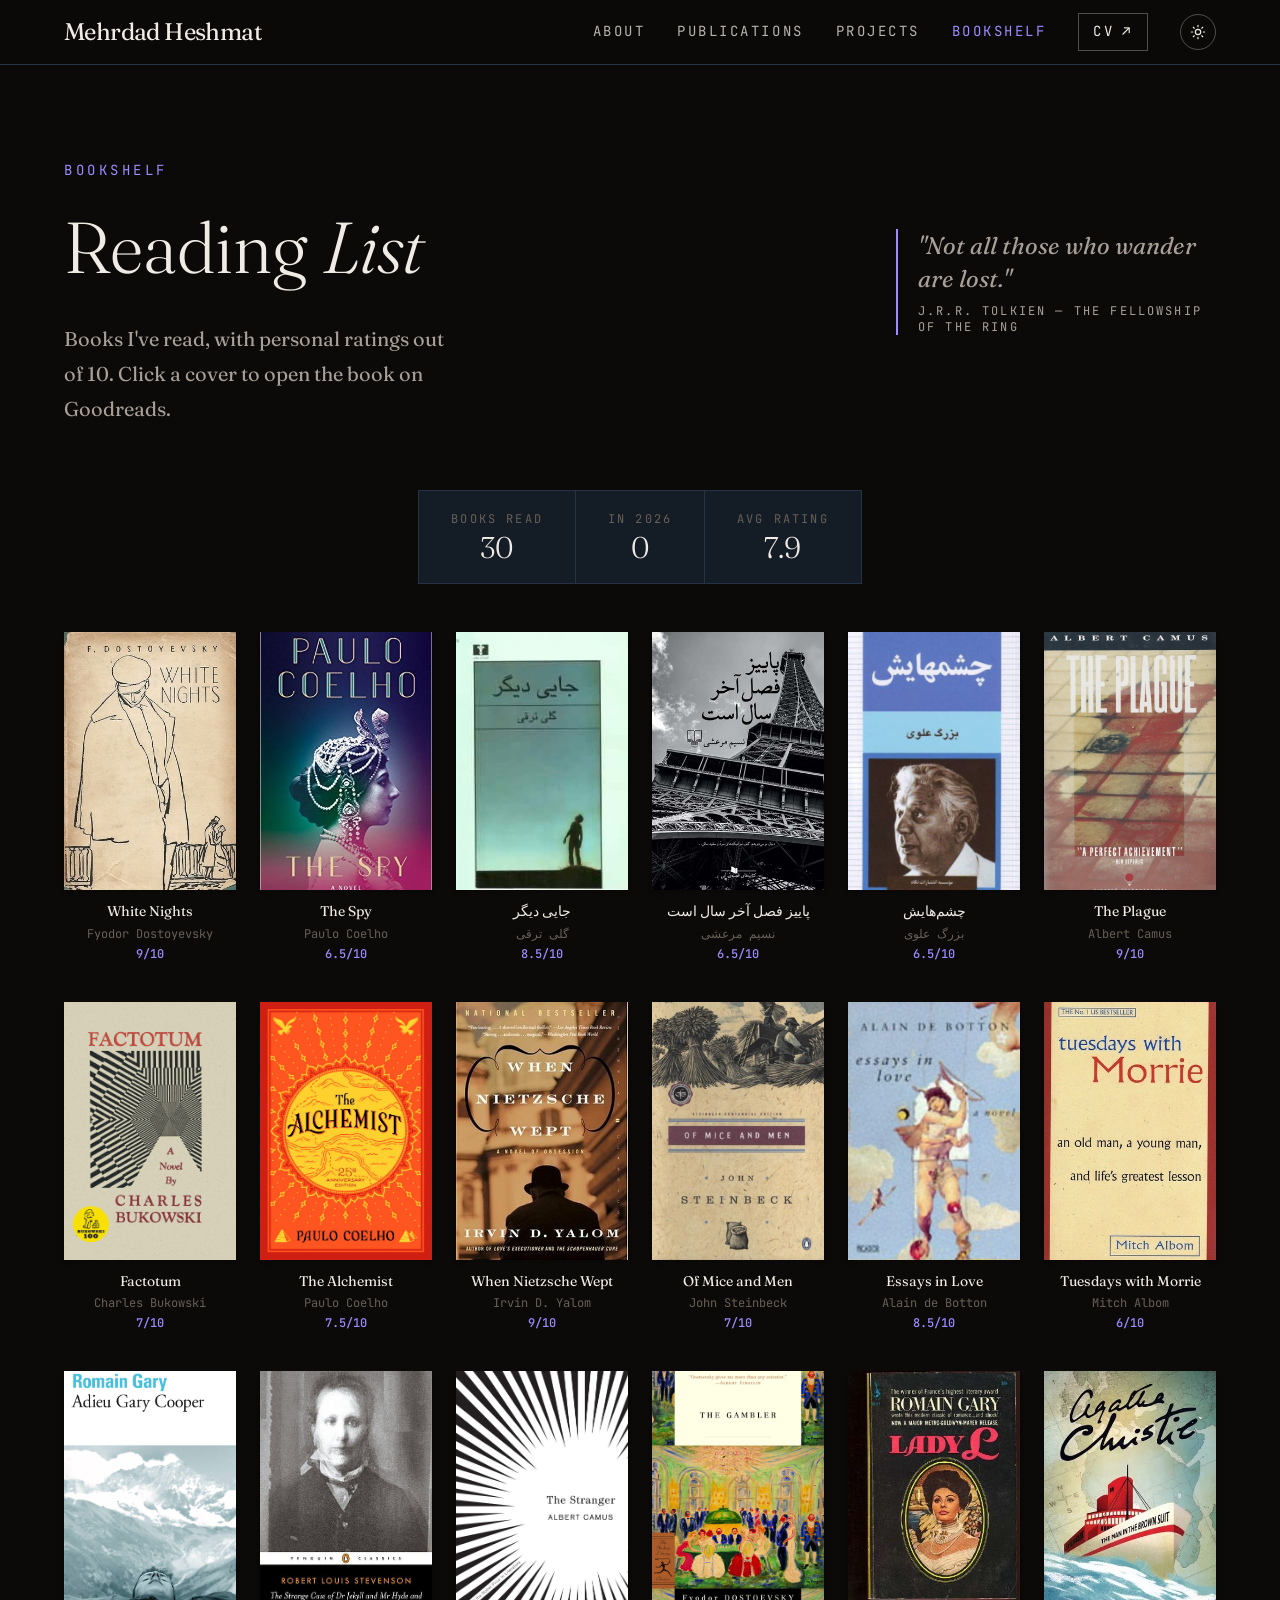
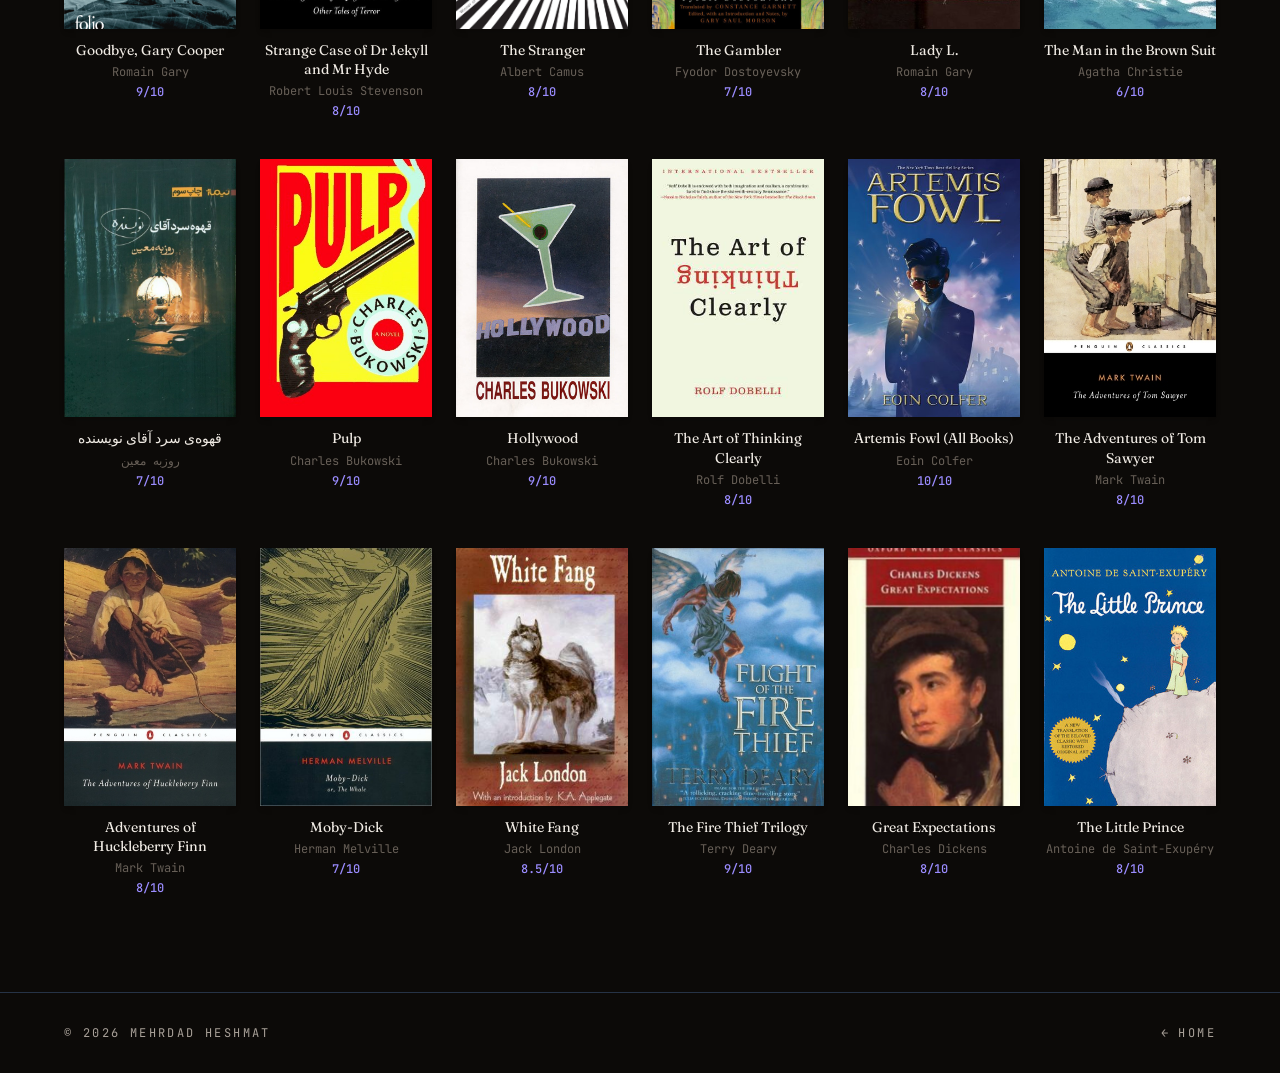
<file: books/index.html>
<!DOCTYPE html><html><head><meta charset="utf-8">
<meta name="viewport" content="width=device-width, initial-scale=1">
<title>Bookshelf – Mehrdad Heshmat</title>
<link rel="preconnect" href="https://fonts.googleapis.com">
<link rel="preconnect" href="https://fonts.gstatic.com" crossorigin>
<script src="https://www.googletagmanager.com/gtag/js?id=G-31ES1MN0ZB" async></script>
<link rel="stylesheet" href="https://fonts.googleapis.com/css2?family=Fraunces:ital,opsz,wght@0,9..144,300;0,9..144,400;0,9..144,500;0,9..144,600;1,9..144,300;1,9..144,400&family=JetBrains+Mono:wght@400;500&display=swap">
<style>/*! tailwindcss v4.1.7 | MIT License | https://tailwindcss.com */@layer properties{@supports ((-webkit-hyphens:none) and (not (margin-trim:inline))) or ((-moz-orient:inline) and (not (color:rgb(from red r g b)))){*,::backdrop,:after,:before{--tw-translate-x:0;--tw-translate-y:0;--tw-translate-z:0;--tw-rotate-x:initial;--tw-rotate-y:initial;--tw-rotate-z:initial;--tw-skew-x:initial;--tw-skew-y:initial;--tw-space-y-reverse:0;--tw-divide-x-reverse:0;--tw-border-style:solid;--tw-gradient-position:initial;--tw-gradient-from:#0000;--tw-gradient-via:#0000;--tw-gradient-to:#0000;--tw-gradient-stops:initial;--tw-gradient-via-stops:initial;--tw-gradient-from-position:0%;--tw-gradient-via-position:50%;--tw-gradient-to-position:100%;--tw-leading:initial;--tw-font-weight:initial;--tw-tracking:initial;--tw-shadow:0 0 #0000;--tw-shadow-color:initial;--tw-shadow-alpha:100%;--tw-inset-shadow:0 0 #0000;--tw-inset-shadow-color:initial;--tw-inset-shadow-alpha:100%;--tw-ring-color:initial;--tw-ring-shadow:0 0 #0000;--tw-inset-ring-color:initial;--tw-inset-ring-shadow:0 0 #0000;--tw-ring-inset:initial;--tw-ring-offset-width:0px;--tw-ring-offset-color:#fff;--tw-ring-offset-shadow:0 0 #0000;--tw-blur:initial;--tw-brightness:initial;--tw-contrast:initial;--tw-grayscale:initial;--tw-hue-rotate:initial;--tw-invert:initial;--tw-opacity:initial;--tw-saturate:initial;--tw-sepia:initial;--tw-drop-shadow:initial;--tw-drop-shadow-color:initial;--tw-drop-shadow-alpha:100%;--tw-drop-shadow-size:initial;--tw-backdrop-blur:initial;--tw-backdrop-brightness:initial;--tw-backdrop-contrast:initial;--tw-backdrop-grayscale:initial;--tw-backdrop-hue-rotate:initial;--tw-backdrop-invert:initial;--tw-backdrop-opacity:initial;--tw-backdrop-saturate:initial;--tw-backdrop-sepia:initial;--tw-duration:initial;--tw-ease:initial;--tw-scale-x:1;--tw-scale-y:1;--tw-scale-z:1}}}@layer theme{:host,:root{--font-sans:ui-sans-serif,system-ui,sans-serif,"Apple Color Emoji","Segoe UI Emoji","Segoe UI Symbol","Noto Color Emoji";--font-serif:ui-serif,Georgia,Cambria,"Times New Roman",Times,serif;--font-mono:ui-monospace,SFMono-Regular,Menlo,Monaco,Consolas,"Liberation Mono","Courier New",monospace;--color-indigo-500:oklch(58.5% .233 277.117);--color-purple-600:oklch(55.8% .288 302.321);--spacing:.25rem;--container-xs:20rem;--container-sm:24rem;--container-xl:36rem;--container-2xl:42rem;--container-3xl:48rem;--container-4xl:56rem;--text-xs:.75rem;--text-xs--line-height:1.33333;--text-sm:.875rem;--text-sm--line-height:1.42857;--text-base:1rem;--text-base--line-height:1.5;--text-lg:1.125rem;--text-lg--line-height:1.55556;--text-xl:1.25rem;--text-xl--line-height:1.4;--text-2xl:1.5rem;--text-2xl--line-height:1.33333;--text-3xl:1.875rem;--text-3xl--line-height:1.2;--text-4xl:2.25rem;--text-4xl--line-height:1.11111;--text-5xl:3rem;--text-5xl--line-height:1;--text-6xl:3.75rem;--text-6xl--line-height:1;--text-7xl:4.5rem;--text-7xl--line-height:1;--text-8xl:6rem;--text-8xl--line-height:1;--font-weight-light:300;--font-weight-medium:500;--tracking-tight:-.025em;--tracking-wider:.05em;--leading-tight:1.25;--leading-snug:1.375;--leading-relaxed:1.625;--ease-out:cubic-bezier(0,0,.2,1);--ease-in-out:cubic-bezier(.4,0,.2,1);--default-transition-duration:.15s;--default-transition-timing-function:cubic-bezier(.4,0,.2,1);--default-font-family:var(--font-sans);--default-mono-font-family:var(--font-mono)}}@layer base{*,::backdrop,:after,:before{border:0 solid;box-sizing:border-box;margin:0;padding:0}::file-selector-button{border:0 solid;box-sizing:border-box;margin:0;padding:0}:host,html{-webkit-text-size-adjust:100%;font-family:var(--default-font-family,ui-sans-serif,system-ui,sans-serif,"Apple Color Emoji","Segoe UI Emoji","Segoe UI Symbol","Noto Color Emoji");font-feature-settings:var(--default-font-feature-settings,normal);font-variation-settings:var(--default-font-variation-settings,normal);line-height:1.5;-moz-tab-size:4;-o-tab-size:4;tab-size:4;-webkit-tap-highlight-color:transparent}hr{border-top-width:1px;color:inherit;height:0}abbr:where([title]){-webkit-text-decoration:underline dotted;text-decoration:underline dotted}h1,h2,h3,h4,h5,h6{font-size:inherit;font-weight:inherit}a{color:inherit;-webkit-text-decoration:inherit;text-decoration:inherit}b,strong{font-weight:bolder}code,kbd,pre,samp{font-family:var(--default-mono-font-family,ui-monospace,SFMono-Regular,Menlo,Monaco,Consolas,"Liberation Mono","Courier New",monospace);font-feature-settings:var(--default-mono-font-feature-settings,normal);font-size:1em;font-variation-settings:var(--default-mono-font-variation-settings,normal)}small{font-size:80%}sub,sup{font-size:75%;line-height:0;position:relative;vertical-align:baseline}sub{bottom:-.25em}sup{top:-.5em}table{border-collapse:collapse;border-color:inherit;text-indent:0}:-moz-focusring{outline:auto}progress{vertical-align:baseline}summary{display:list-item}menu,ol,ul{list-style:none}audio,canvas,embed,iframe,img,object,svg,video{display:block;vertical-align:middle}img,video{height:auto;max-width:100%}button,input,optgroup,select,textarea{background-color:#0000;border-radius:0;color:inherit;font:inherit;font-feature-settings:inherit;font-variation-settings:inherit;letter-spacing:inherit;opacity:1}::file-selector-button{background-color:#0000;border-radius:0;color:inherit;font:inherit;font-feature-settings:inherit;font-variation-settings:inherit;letter-spacing:inherit;opacity:1}:where(select:is([multiple],[size])) optgroup{font-weight:bolder}:where(select:is([multiple],[size])) optgroup option{padding-inline-start:20px}::file-selector-button{margin-inline-end:4px}::-moz-placeholder{opacity:1}::placeholder{opacity:1}@supports (not (-webkit-appearance:-apple-pay-button)) or (contain-intrinsic-size:1px){::-moz-placeholder{color:currentColor}::placeholder{color:currentColor}@supports (color:color-mix(in lab,red,red)){::-moz-placeholder{color:color-mix(in oklab,currentcolor 50%,transparent)}::placeholder{color:color-mix(in oklab,currentcolor 50%,transparent)}}}textarea{resize:vertical}::-webkit-search-decoration{-webkit-appearance:none}::-webkit-date-and-time-value{min-height:1lh;text-align:inherit}::-webkit-datetime-edit{display:inline-flex}::-webkit-datetime-edit-fields-wrapper{padding:0}::-webkit-datetime-edit,::-webkit-datetime-edit-year-field{padding-block:0}::-webkit-datetime-edit-day-field,::-webkit-datetime-edit-month-field{padding-block:0}::-webkit-datetime-edit-hour-field,::-webkit-datetime-edit-minute-field{padding-block:0}::-webkit-datetime-edit-millisecond-field,::-webkit-datetime-edit-second-field{padding-block:0}::-webkit-datetime-edit-meridiem-field{padding-block:0}:-moz-ui-invalid{box-shadow:none}button,input:where([type=button],[type=reset],[type=submit]){-webkit-appearance:button;-moz-appearance:button;appearance:button}::file-selector-button{-webkit-appearance:button;-moz-appearance:button;appearance:button}::-webkit-inner-spin-button,::-webkit-outer-spin-button{height:auto}[hidden]:where(:not([hidden=until-found])){display:none!important}}@layer components;@layer utilities{.visible{visibility:visible}.absolute{position:absolute}.fixed{position:fixed}.relative{position:relative}.sticky{position:sticky}.inset-0{inset:calc(var(--spacing)*0)}.inset-x-0{inset-inline:calc(var(--spacing)*0)}.-top-2{top:calc(var(--spacing)*-2)}.top-0{top:calc(var(--spacing)*0)}.top-5{top:calc(var(--spacing)*5)}.-right-2{right:calc(var(--spacing)*-2)}.-bottom-2{bottom:calc(var(--spacing)*-2)}.-left-2{left:calc(var(--spacing)*-2)}.left-6{left:calc(var(--spacing)*6)}.isolate{isolation:isolate}.-z-10{z-index:-10}.z-50{z-index:50}.mx-2{margin-inline:calc(var(--spacing)*2)}.mx-auto{margin-inline:auto}.mt-0\.5{margin-top:calc(var(--spacing)*.5)}.mt-1{margin-top:calc(var(--spacing)*1)}.mt-1\.5{margin-top:calc(var(--spacing)*1.5)}.mt-2{margin-top:calc(var(--spacing)*2)}.mt-3{margin-top:calc(var(--spacing)*3)}.mt-4{margin-top:calc(var(--spacing)*4)}.mt-5{margin-top:calc(var(--spacing)*5)}.mt-6{margin-top:calc(var(--spacing)*6)}.mt-7{margin-top:calc(var(--spacing)*7)}.mt-8{margin-top:calc(var(--spacing)*8)}.mt-12{margin-top:calc(var(--spacing)*12)}.mb-1{margin-bottom:calc(var(--spacing)*1)}.mb-2{margin-bottom:calc(var(--spacing)*2)}.mb-3{margin-bottom:calc(var(--spacing)*3)}.mb-4{margin-bottom:calc(var(--spacing)*4)}.mb-5{margin-bottom:calc(var(--spacing)*5)}.mb-6{margin-bottom:calc(var(--spacing)*6)}.mb-8{margin-bottom:calc(var(--spacing)*8)}.mb-10{margin-bottom:calc(var(--spacing)*10)}.mb-14{margin-bottom:calc(var(--spacing)*14)}.ml-1{margin-left:calc(var(--spacing)*1)}.ml-2{margin-left:calc(var(--spacing)*2)}.line-clamp-1{-webkit-line-clamp:1}.line-clamp-1,.line-clamp-2{-webkit-box-orient:vertical;display:-webkit-box;overflow:hidden}.line-clamp-2{-webkit-line-clamp:2}.block{display:block}.flex{display:flex}.grid{display:grid}.hidden{display:none}.inline{display:inline}.inline-block{display:inline-block}.inline-flex{display:inline-flex}.aspect-\[2\/3\]{aspect-ratio:2/3}.aspect-\[4\/5\]{aspect-ratio:4/5}.h-2\.5{height:calc(var(--spacing)*2.5)}.h-4{height:calc(var(--spacing)*4)}.h-5{height:calc(var(--spacing)*5)}.h-6{height:calc(var(--spacing)*6)}.h-7{height:calc(var(--spacing)*7)}.h-8{height:calc(var(--spacing)*8)}.h-9{height:calc(var(--spacing)*9)}.h-12{height:calc(var(--spacing)*12)}.h-16{height:calc(var(--spacing)*16)}.h-20{height:calc(var(--spacing)*20)}.h-28{height:calc(var(--spacing)*28)}.h-56{height:calc(var(--spacing)*56)}.h-full{height:100%}.h-px{height:1px}.min-h-screen{min-height:100vh}.w-2\.5{width:calc(var(--spacing)*2.5)}.w-4{width:calc(var(--spacing)*4)}.w-5{width:calc(var(--spacing)*5)}.w-6{width:calc(var(--spacing)*6)}.w-7{width:calc(var(--spacing)*7)}.w-9{width:calc(var(--spacing)*9)}.w-10{width:calc(var(--spacing)*10)}.w-12{width:calc(var(--spacing)*12)}.w-36{width:calc(var(--spacing)*36)}.w-auto{width:auto}.w-full{width:100%}.w-px{width:1px}.max-w-2xl{max-width:var(--container-2xl)}.max-w-3xl{max-width:var(--container-3xl)}.max-w-4xl{max-width:var(--container-4xl)}.max-w-\[28rem\]{max-width:28rem}.max-w-\[96rem\]{max-width:96rem}.max-w-sm{max-width:var(--container-sm)}.max-w-xl{max-width:var(--container-xl)}.min-w-0{min-width:calc(var(--spacing)*0)}.flex-1{flex:1}.flex-shrink-0,.shrink-0{flex-shrink:0}.-translate-x-1{--tw-translate-x:calc(var(--spacing)*-1);translate:var(--tw-translate-x)var(--tw-translate-y)}.rotate-\[-1\.5deg\]{rotate:-1.5deg}.transform{transform:var(--tw-rotate-x,)var(--tw-rotate-y,)var(--tw-rotate-z,)var(--tw-skew-x,)var(--tw-skew-y,)}.scroll-mt-12{scroll-margin-top:calc(var(--spacing)*12)}.grid-cols-1{grid-template-columns:repeat(1,minmax(0,1fr))}.grid-cols-2{grid-template-columns:repeat(2,minmax(0,1fr))}.grid-cols-3{grid-template-columns:repeat(3,minmax(0,1fr))}.flex-col{flex-direction:column}.flex-wrap{flex-wrap:wrap}.items-baseline{align-items:baseline}.items-center{align-items:center}.items-end{align-items:flex-end}.items-start{align-items:flex-start}.justify-between{justify-content:space-between}.justify-center{justify-content:center}.gap-1{gap:calc(var(--spacing)*1)}.gap-1\.5{gap:calc(var(--spacing)*1.5)}.gap-2{gap:calc(var(--spacing)*2)}.gap-3{gap:calc(var(--spacing)*3)}.gap-4{gap:calc(var(--spacing)*4)}.gap-5{gap:calc(var(--spacing)*5)}.gap-6{gap:calc(var(--spacing)*6)}.gap-8{gap:calc(var(--spacing)*8)}.gap-10{gap:calc(var(--spacing)*10)}.gap-12{gap:calc(var(--spacing)*12)}.gap-px{gap:1px}:where(.space-y-4>:not(:last-child)){--tw-space-y-reverse:0;margin-block-end:calc(var(--spacing)*4*(1 - var(--tw-space-y-reverse)));margin-block-start:calc(var(--spacing)*4*var(--tw-space-y-reverse))}:where(.space-y-5>:not(:last-child)){--tw-space-y-reverse:0;margin-block-end:calc(var(--spacing)*5*(1 - var(--tw-space-y-reverse)));margin-block-start:calc(var(--spacing)*5*var(--tw-space-y-reverse))}.gap-x-3{-moz-column-gap:calc(var(--spacing)*3);column-gap:calc(var(--spacing)*3)}.gap-x-4{-moz-column-gap:calc(var(--spacing)*4);column-gap:calc(var(--spacing)*4)}.gap-x-5{-moz-column-gap:calc(var(--spacing)*5);column-gap:calc(var(--spacing)*5)}.gap-x-6{-moz-column-gap:calc(var(--spacing)*6);column-gap:calc(var(--spacing)*6)}.gap-y-1{row-gap:calc(var(--spacing)*1)}.gap-y-2{row-gap:calc(var(--spacing)*2)}.gap-y-3{row-gap:calc(var(--spacing)*3)}.gap-y-4{row-gap:calc(var(--spacing)*4)}.gap-y-8{row-gap:calc(var(--spacing)*8)}:where(.divide-x>:not(:last-child)){--tw-divide-x-reverse:0;border-inline-end-width:calc(1px*(1 - var(--tw-divide-x-reverse)));border-inline-start-width:calc(1px*var(--tw-divide-x-reverse));border-inline-style:var(--tw-border-style)}.truncate{text-overflow:ellipsis;white-space:nowrap}.overflow-hidden,.truncate{overflow:hidden}.rounded-full{border-radius:3.40282e+38px}.border{border-style:var(--tw-border-style);border-width:1px}.border-t{border-top-style:var(--tw-border-style);border-top-width:1px}.border-t-2{border-top-style:var(--tw-border-style);border-top-width:2px}.border-r-2{border-right-style:var(--tw-border-style);border-right-width:2px}.border-b{border-bottom-style:var(--tw-border-style);border-bottom-width:1px}.border-b-2{border-bottom-style:var(--tw-border-style);border-bottom-width:2px}.border-l-2{border-left-style:var(--tw-border-style);border-left-width:2px}.border-dashed{--tw-border-style:dashed;border-style:dashed}.bg-gradient-to-r{--tw-gradient-position:to right in oklab;background-image:linear-gradient(var(--tw-gradient-stops))}.from-indigo-500{--tw-gradient-from:var(--color-indigo-500);--tw-gradient-stops:var(--tw-gradient-via-stops,var(--tw-gradient-position),var(--tw-gradient-from)var(--tw-gradient-from-position),var(--tw-gradient-to)var(--tw-gradient-to-position))}.to-purple-600{--tw-gradient-to:var(--color-purple-600);--tw-gradient-stops:var(--tw-gradient-via-stops,var(--tw-gradient-position),var(--tw-gradient-from)var(--tw-gradient-from-position),var(--tw-gradient-to)var(--tw-gradient-to-position))}.object-contain{-o-object-fit:contain;object-fit:contain}.object-cover{-o-object-fit:cover;object-fit:cover}.p-2{padding:calc(var(--spacing)*2)}.p-3{padding:calc(var(--spacing)*3)}.p-6{padding:calc(var(--spacing)*6)}.p-7{padding:calc(var(--spacing)*7)}.px-2{padding-inline:calc(var(--spacing)*2)}.px-2\.5{padding-inline:calc(var(--spacing)*2.5)}.px-3{padding-inline:calc(var(--spacing)*3)}.px-3\.5{padding-inline:calc(var(--spacing)*3.5)}.px-4{padding-inline:calc(var(--spacing)*4)}.px-5{padding-inline:calc(var(--spacing)*5)}.px-6{padding-inline:calc(var(--spacing)*6)}.px-8{padding-inline:calc(var(--spacing)*8)}.py-0\.5{padding-block:calc(var(--spacing)*.5)}.py-1{padding-block:calc(var(--spacing)*1)}.py-1\.5{padding-block:calc(var(--spacing)*1.5)}.py-2{padding-block:calc(var(--spacing)*2)}.py-3{padding-block:calc(var(--spacing)*3)}.py-3\.5{padding-block:calc(var(--spacing)*3.5)}.py-4{padding-block:calc(var(--spacing)*4)}.py-5{padding-block:calc(var(--spacing)*5)}.py-8{padding-block:calc(var(--spacing)*8)}.py-12{padding-block:calc(var(--spacing)*12)}.py-14{padding-block:calc(var(--spacing)*14)}.pt-1{padding-top:calc(var(--spacing)*1)}.pt-4{padding-top:calc(var(--spacing)*4)}.pt-5{padding-top:calc(var(--spacing)*5)}.pt-6{padding-top:calc(var(--spacing)*6)}.pt-8{padding-top:calc(var(--spacing)*8)}.pt-12{padding-top:calc(var(--spacing)*12)}.pt-16{padding-top:calc(var(--spacing)*16)}.pt-28{padding-top:calc(var(--spacing)*28)}.pt-32{padding-top:calc(var(--spacing)*32)}.pb-0\.5{padding-bottom:calc(var(--spacing)*.5)}.pb-1{padding-bottom:calc(var(--spacing)*1)}.pb-6{padding-bottom:calc(var(--spacing)*6)}.pb-12{padding-bottom:calc(var(--spacing)*12)}.pb-14{padding-bottom:calc(var(--spacing)*14)}.pb-16{padding-bottom:calc(var(--spacing)*16)}.pb-24{padding-bottom:calc(var(--spacing)*24)}.pl-5{padding-left:calc(var(--spacing)*5)}.text-center{text-align:center}.text-left{text-align:left}.align-middle{vertical-align:middle}.font-mono{font-family:var(--font-mono)}.font-serif{font-family:var(--font-serif)}.text-2xl{font-size:var(--text-2xl);line-height:var(--tw-leading,var(--text-2xl--line-height))}.text-3xl{font-size:var(--text-3xl);line-height:var(--tw-leading,var(--text-3xl--line-height))}.text-4xl{font-size:var(--text-4xl);line-height:var(--tw-leading,var(--text-4xl--line-height))}.text-5xl{font-size:var(--text-5xl);line-height:var(--tw-leading,var(--text-5xl--line-height))}.text-base{font-size:var(--text-base);line-height:var(--tw-leading,var(--text-base--line-height))}.text-lg{font-size:var(--text-lg);line-height:var(--tw-leading,var(--text-lg--line-height))}.text-sm{font-size:var(--text-sm);line-height:var(--tw-leading,var(--text-sm--line-height))}.text-xl{font-size:var(--text-xl);line-height:var(--tw-leading,var(--text-xl--line-height))}.text-xs{font-size:var(--text-xs);line-height:var(--tw-leading,var(--text-xs--line-height))}.text-\[0\.625rem\]{font-size:.625rem}.text-\[0\.6875rem\]{font-size:.6875rem}.text-\[1\.75rem\]{font-size:1.75rem}.text-\[clamp\(3\.5rem\,9\.5vw\,8rem\)\]{font-size:clamp(3.5rem,9.5vw,8rem)}.leading-\[0\.92\]{--tw-leading:.92;line-height:.92}.leading-\[0\.95\]{--tw-leading:.95;line-height:.95}.leading-\[1\.1\]{--tw-leading:1.1;line-height:1.1}.leading-\[1\.6\]{--tw-leading:1.6;line-height:1.6}.leading-\[1\.7\]{--tw-leading:1.7;line-height:1.7}.leading-\[1\.65\]{--tw-leading:1.65;line-height:1.65}.leading-\[1\.75\]{--tw-leading:1.75;line-height:1.75}.leading-\[2\]{--tw-leading:2;line-height:2}.leading-none{--tw-leading:1;line-height:1}.leading-relaxed{--tw-leading:var(--leading-relaxed);line-height:var(--leading-relaxed)}.leading-snug{--tw-leading:var(--leading-snug);line-height:var(--leading-snug)}.leading-tight{--tw-leading:var(--leading-tight);line-height:var(--leading-tight)}.font-light{--tw-font-weight:var(--font-weight-light);font-weight:var(--font-weight-light)}.font-medium{--tw-font-weight:var(--font-weight-medium);font-weight:var(--font-weight-medium)}.tracking-\[0\.2em\]{--tw-tracking:.2em;letter-spacing:.2em}.tracking-\[0\.12em\]{--tw-tracking:.12em;letter-spacing:.12em}.tracking-\[0\.15em\]{--tw-tracking:.15em;letter-spacing:.15em}.tracking-\[0\.16em\]{--tw-tracking:.16em;letter-spacing:.16em}.tracking-\[0\.18em\]{--tw-tracking:.18em;letter-spacing:.18em}.tracking-\[0\.25em\]{--tw-tracking:.25em;letter-spacing:.25em}.tracking-tight{--tw-tracking:var(--tracking-tight);letter-spacing:var(--tracking-tight)}.tracking-wider{--tw-tracking:var(--tracking-wider);letter-spacing:var(--tracking-wider)}.text-balance{text-wrap:balance}.text-pretty{text-wrap:pretty}.text-wrap{text-wrap:wrap}.whitespace-nowrap{white-space:nowrap}.uppercase{text-transform:uppercase}.italic{font-style:italic}.not-italic{font-style:normal}.antialiased{-webkit-font-smoothing:antialiased;-moz-osx-font-smoothing:grayscale}.opacity-0{opacity:0}.shadow-lg{--tw-shadow:0 10px 15px -3px var(--tw-shadow-color,#0000001a),0 4px 6px -4px var(--tw-shadow-color,#0000001a)}.shadow-lg,.shadow-md{box-shadow:var(--tw-inset-shadow),var(--tw-inset-ring-shadow),var(--tw-ring-offset-shadow),var(--tw-ring-shadow),var(--tw-shadow)}.shadow-md{--tw-shadow:0 4px 6px -1px var(--tw-shadow-color,#0000001a),0 2px 4px -2px var(--tw-shadow-color,#0000001a)}.filter{filter:var(--tw-blur,)var(--tw-brightness,)var(--tw-contrast,)var(--tw-grayscale,)var(--tw-hue-rotate,)var(--tw-invert,)var(--tw-saturate,)var(--tw-sepia,)var(--tw-drop-shadow,)}.backdrop-filter{-webkit-backdrop-filter:var(--tw-backdrop-blur,)var(--tw-backdrop-brightness,)var(--tw-backdrop-contrast,)var(--tw-backdrop-grayscale,)var(--tw-backdrop-hue-rotate,)var(--tw-backdrop-invert,)var(--tw-backdrop-opacity,)var(--tw-backdrop-saturate,)var(--tw-backdrop-sepia,);backdrop-filter:var(--tw-backdrop-blur,)var(--tw-backdrop-brightness,)var(--tw-backdrop-contrast,)var(--tw-backdrop-grayscale,)var(--tw-backdrop-hue-rotate,)var(--tw-backdrop-invert,)var(--tw-backdrop-opacity,)var(--tw-backdrop-saturate,)var(--tw-backdrop-sepia,)}.transition{transition-duration:var(--tw-duration,var(--default-transition-duration));transition-property:color,background-color,border-color,outline-color,text-decoration-color,fill,stroke,--tw-gradient-from,--tw-gradient-via,--tw-gradient-to,opacity,box-shadow,transform,translate,scale,rotate,filter,-webkit-backdrop-filter,backdrop-filter,display,visibility,content-visibility,overlay,pointer-events;transition-timing-function:var(--tw-ease,var(--default-transition-timing-function))}.transition-all{transition-duration:var(--tw-duration,var(--default-transition-duration));transition-property:all;transition-timing-function:var(--tw-ease,var(--default-transition-timing-function))}.transition-colors{transition-duration:var(--tw-duration,var(--default-transition-duration));transition-property:color,background-color,border-color,outline-color,text-decoration-color,fill,stroke,--tw-gradient-from,--tw-gradient-via,--tw-gradient-to;transition-timing-function:var(--tw-ease,var(--default-transition-timing-function))}.transition-transform{transition-duration:var(--tw-duration,var(--default-transition-duration));transition-property:transform,translate,scale,rotate;transition-timing-function:var(--tw-ease,var(--default-transition-timing-function))}.duration-200{--tw-duration:.2s;transition-duration:.2s}.duration-500{--tw-duration:.5s;transition-duration:.5s}.ease-in-out{--tw-ease:var(--ease-in-out);transition-timing-function:var(--ease-in-out)}.ease-out{--tw-ease:var(--ease-out);transition-timing-function:var(--ease-out)}.select-none{-webkit-user-select:none;-moz-user-select:none;user-select:none}@media (hover:hover){.group-hover\:-translate-x-1:is(:where(.group):hover *){--tw-translate-x:calc(var(--spacing)*-1);translate:var(--tw-translate-x)var(--tw-translate-y)}.group-hover\:translate-x-0:is(:where(.group):hover *){--tw-translate-x:calc(var(--spacing)*0);translate:var(--tw-translate-x)var(--tw-translate-y)}.group-hover\:translate-x-0\.5:is(:where(.group):hover *){--tw-translate-x:calc(var(--spacing)*.5);translate:var(--tw-translate-x)var(--tw-translate-y)}.group-hover\:translate-x-1:is(:where(.group):hover *){--tw-translate-x:calc(var(--spacing)*1);translate:var(--tw-translate-x)var(--tw-translate-y)}.group-hover\:-translate-y-0\.5:is(:where(.group):hover *){--tw-translate-y:calc(var(--spacing)*-.5);translate:var(--tw-translate-x)var(--tw-translate-y)}.group-hover\:opacity-100:is(:where(.group):hover *){opacity:1}.group-hover\/link\:translate-x-0\.5:is(:where(.group\/link):hover *){--tw-translate-x:calc(var(--spacing)*.5);translate:var(--tw-translate-x)var(--tw-translate-y)}.group-hover\/link\:-translate-y-0\.5:is(:where(.group\/link):hover *){--tw-translate-y:calc(var(--spacing)*-.5);translate:var(--tw-translate-x)var(--tw-translate-y)}}.last\:mb-0:last-child{margin-bottom:calc(var(--spacing)*0)}.last\:border-b-0:last-child{border-bottom-style:var(--tw-border-style);border-bottom-width:0}.last\:pb-0:last-child{padding-bottom:calc(var(--spacing)*0)}@media (hover:hover){.hover\:-translate-y-0\.5:hover{--tw-translate-y:calc(var(--spacing)*-.5);translate:var(--tw-translate-x)var(--tw-translate-y)}.hover\:-translate-y-1:hover{--tw-translate-y:calc(var(--spacing)*-1);translate:var(--tw-translate-x)var(--tw-translate-y)}.hover\:scale-105:hover{--tw-scale-x:105%;--tw-scale-y:105%;--tw-scale-z:105%;scale:var(--tw-scale-x)var(--tw-scale-y)}.hover\:scale-\[1\.03\]:hover{scale:1.03}.hover\:rotate-0:hover{rotate:none}.hover\:border-solid:hover{--tw-border-style:solid;border-style:solid}.hover\:shadow-lg:hover{--tw-shadow:0 10px 15px -3px var(--tw-shadow-color,#0000001a),0 4px 6px -4px var(--tw-shadow-color,#0000001a)}.hover\:shadow-lg:hover,.hover\:shadow-xl:hover{box-shadow:var(--tw-inset-shadow),var(--tw-inset-ring-shadow),var(--tw-ring-offset-shadow),var(--tw-ring-shadow),var(--tw-shadow)}.hover\:shadow-xl:hover{--tw-shadow:0 20px 25px -5px var(--tw-shadow-color,#0000001a),0 8px 10px -6px var(--tw-shadow-color,#0000001a)}}@media (min-width:1400px){.min-\[1400px\]\:block{display:block}}@media (min-width:40rem){.sm\:flex{display:flex}.sm\:hidden{display:none}.sm\:inline{display:inline}.sm\:inline-flex{display:inline-flex}.sm\:w-auto{width:auto}.sm\:grid-cols-2{grid-template-columns:repeat(2,minmax(0,1fr))}.sm\:grid-cols-3{grid-template-columns:repeat(3,minmax(0,1fr))}.sm\:flex-row{flex-direction:row}.sm\:items-center{align-items:center}.sm\:gap-0{gap:calc(var(--spacing)*0)}.sm\:gap-x-6{-moz-column-gap:calc(var(--spacing)*6);column-gap:calc(var(--spacing)*6)}.sm\:gap-y-10{row-gap:calc(var(--spacing)*10)}.sm\:px-8{padding-inline:calc(var(--spacing)*8)}.sm\:py-5{padding-block:calc(var(--spacing)*5)}.sm\:text-3xl{font-size:var(--text-3xl);line-height:var(--tw-leading,var(--text-3xl--line-height))}.sm\:text-sm{font-size:var(--text-sm);line-height:var(--tw-leading,var(--text-sm--line-height))}.sm\:text-xl{font-size:var(--text-xl);line-height:var(--tw-leading,var(--text-xl--line-height))}.sm\:text-xs{font-size:var(--text-xs);line-height:var(--tw-leading,var(--text-xs--line-height))}.sm\:tracking-\[0\.18em\]{--tw-tracking:.18em;letter-spacing:.18em}}@media (min-width:48rem){.md\:absolute{position:absolute}.md\:top-1\/2{top:50%}.md\:left-0{left:calc(var(--spacing)*0)}.md\:col-span-1{grid-column:span 1/span 1}.md\:col-span-4{grid-column:span 4/span 4}.md\:col-span-5{grid-column:span 5/span 5}.md\:col-span-7{grid-column:span 7/span 7}.md\:col-span-8{grid-column:span 8/span 8}.md\:col-span-11{grid-column:span 11/span 11}.md\:mt-4{margin-top:calc(var(--spacing)*4)}.md\:mt-8{margin-top:calc(var(--spacing)*8)}.md\:mb-16{margin-bottom:calc(var(--spacing)*16)}.md\:h-7{height:calc(var(--spacing)*7)}.md\:h-14{height:calc(var(--spacing)*14)}.md\:h-64{height:calc(var(--spacing)*64)}.md\:w-7{width:calc(var(--spacing)*7)}.md\:w-14{width:calc(var(--spacing)*14)}.md\:max-w-xs{max-width:var(--container-xs)}.md\:-translate-y-1\/2{--tw-translate-y:-50%;translate:var(--tw-translate-x)var(--tw-translate-y)}.md\:grid-cols-2{grid-template-columns:repeat(2,minmax(0,1fr))}.md\:grid-cols-3{grid-template-columns:repeat(3,minmax(0,1fr))}.md\:grid-cols-4{grid-template-columns:repeat(4,minmax(0,1fr))}.md\:grid-cols-12{grid-template-columns:repeat(12,minmax(0,1fr))}.md\:flex-row{flex-direction:row}.md\:items-center{align-items:center}.md\:items-end{align-items:flex-end}.md\:items-start{align-items:flex-start}.md\:justify-between{justify-content:space-between}.md\:gap-7{gap:calc(var(--spacing)*7)}.md\:gap-8{gap:calc(var(--spacing)*8)}.md\:gap-10{gap:calc(var(--spacing)*10)}.md\:gap-12{gap:calc(var(--spacing)*12)}.md\:p-7{padding:calc(var(--spacing)*7)}.md\:p-8{padding:calc(var(--spacing)*8)}.md\:p-9{padding:calc(var(--spacing)*9)}.md\:p-10{padding:calc(var(--spacing)*10)}.md\:px-7{padding-inline:calc(var(--spacing)*7)}.md\:px-10{padding-inline:calc(var(--spacing)*10)}.md\:py-6{padding-block:calc(var(--spacing)*6)}.md\:py-16{padding-block:calc(var(--spacing)*16)}.md\:py-20{padding-block:calc(var(--spacing)*20)}.md\:pt-16{padding-top:calc(var(--spacing)*16)}.md\:pt-24{padding-top:calc(var(--spacing)*24)}.md\:pt-32{padding-top:calc(var(--spacing)*32)}.md\:pt-40{padding-top:calc(var(--spacing)*40)}.md\:pb-8{padding-bottom:calc(var(--spacing)*8)}.md\:pb-16{padding-bottom:calc(var(--spacing)*16)}.md\:pb-20{padding-bottom:calc(var(--spacing)*20)}.md\:pl-6{padding-left:calc(var(--spacing)*6)}.md\:text-right{text-align:right}.md\:text-2xl{font-size:var(--text-2xl);line-height:var(--tw-leading,var(--text-2xl--line-height))}.md\:text-3xl{font-size:var(--text-3xl);line-height:var(--tw-leading,var(--text-3xl--line-height))}.md\:text-4xl{font-size:var(--text-4xl);line-height:var(--tw-leading,var(--text-4xl--line-height))}.md\:text-5xl{font-size:var(--text-5xl);line-height:var(--tw-leading,var(--text-5xl--line-height))}.md\:text-6xl{font-size:var(--text-6xl);line-height:var(--tw-leading,var(--text-6xl--line-height))}.md\:text-7xl{font-size:var(--text-7xl);line-height:var(--tw-leading,var(--text-7xl--line-height))}.md\:text-sm{font-size:var(--text-sm);line-height:var(--tw-leading,var(--text-sm--line-height))}.md\:text-xl{font-size:var(--text-xl);line-height:var(--tw-leading,var(--text-xl--line-height))}.md\:text-\[1\.65rem\]{font-size:1.65rem}.md\:text-\[1\.75rem\]{font-size:1.75rem}.md\:text-\[1\.0625rem\]{font-size:1.0625rem}}@media (min-width:64rem){.lg\:sticky{position:sticky}.lg\:top-28{top:calc(var(--spacing)*28)}.lg\:col-span-3{grid-column:span 3/span 3}.lg\:col-span-5{grid-column:span 5/span 5}.lg\:col-span-7{grid-column:span 7/span 7}.lg\:col-span-9{grid-column:span 9/span 9}.lg\:flex{display:flex}.lg\:hidden{display:none}.lg\:grid-cols-5{grid-template-columns:repeat(5,minmax(0,1fr))}.lg\:grid-cols-12{grid-template-columns:repeat(12,minmax(0,1fr))}.lg\:gap-8{gap:calc(var(--spacing)*8)}.lg\:gap-12{gap:calc(var(--spacing)*12)}.lg\:gap-16{gap:calc(var(--spacing)*16)}.lg\:pl-10{padding-left:calc(var(--spacing)*10)}}@media (min-width:80rem){.xl\:grid-cols-6{grid-template-columns:repeat(6,minmax(0,1fr))}.xl\:gap-16{gap:calc(var(--spacing)*16)}.xl\:px-16{padding-inline:calc(var(--spacing)*16)}.xl\:pl-14{padding-left:calc(var(--spacing)*14)}.xl\:text-8xl{font-size:var(--text-8xl);line-height:var(--tw-leading,var(--text-8xl--line-height))}}@media (min-width:96rem){.\32xl\:grid-cols-7{grid-template-columns:repeat(7,minmax(0,1fr))}}}@property --tw-translate-x{syntax:"*";inherits:false;initial-value:0}@property --tw-translate-y{syntax:"*";inherits:false;initial-value:0}@property --tw-translate-z{syntax:"*";inherits:false;initial-value:0}@property --tw-rotate-x{syntax:"*";inherits:false}@property --tw-rotate-y{syntax:"*";inherits:false}@property --tw-rotate-z{syntax:"*";inherits:false}@property --tw-skew-x{syntax:"*";inherits:false}@property --tw-skew-y{syntax:"*";inherits:false}@property --tw-space-y-reverse{syntax:"*";inherits:false;initial-value:0}@property --tw-divide-x-reverse{syntax:"*";inherits:false;initial-value:0}@property --tw-border-style{syntax:"*";inherits:false;initial-value:solid}@property --tw-gradient-position{syntax:"*";inherits:false}@property --tw-gradient-from{syntax:"<color>";inherits:false;initial-value:#0000}@property --tw-gradient-via{syntax:"<color>";inherits:false;initial-value:#0000}@property --tw-gradient-to{syntax:"<color>";inherits:false;initial-value:#0000}@property --tw-gradient-stops{syntax:"*";inherits:false}@property --tw-gradient-via-stops{syntax:"*";inherits:false}@property --tw-gradient-from-position{syntax:"<length-percentage>";inherits:false;initial-value:0}@property --tw-gradient-via-position{syntax:"<length-percentage>";inherits:false;initial-value:50%}@property --tw-gradient-to-position{syntax:"<length-percentage>";inherits:false;initial-value:100%}@property --tw-leading{syntax:"*";inherits:false}@property --tw-font-weight{syntax:"*";inherits:false}@property --tw-tracking{syntax:"*";inherits:false}@property --tw-shadow{syntax:"*";inherits:false;initial-value:0 0 #0000}@property --tw-shadow-color{syntax:"*";inherits:false}@property --tw-shadow-alpha{syntax:"<percentage>";inherits:false;initial-value:100%}@property --tw-inset-shadow{syntax:"*";inherits:false;initial-value:0 0 #0000}@property --tw-inset-shadow-color{syntax:"*";inherits:false}@property --tw-inset-shadow-alpha{syntax:"<percentage>";inherits:false;initial-value:100%}@property --tw-ring-color{syntax:"*";inherits:false}@property --tw-ring-shadow{syntax:"*";inherits:false;initial-value:0 0 #0000}@property --tw-inset-ring-color{syntax:"*";inherits:false}@property --tw-inset-ring-shadow{syntax:"*";inherits:false;initial-value:0 0 #0000}@property --tw-ring-inset{syntax:"*";inherits:false}@property --tw-ring-offset-width{syntax:"<length>";inherits:false;initial-value:0}@property --tw-ring-offset-color{syntax:"*";inherits:false;initial-value:#fff}@property --tw-ring-offset-shadow{syntax:"*";inherits:false;initial-value:0 0 #0000}@property --tw-blur{syntax:"*";inherits:false}@property --tw-brightness{syntax:"*";inherits:false}@property --tw-contrast{syntax:"*";inherits:false}@property --tw-grayscale{syntax:"*";inherits:false}@property --tw-hue-rotate{syntax:"*";inherits:false}@property --tw-invert{syntax:"*";inherits:false}@property --tw-opacity{syntax:"*";inherits:false}@property --tw-saturate{syntax:"*";inherits:false}@property --tw-sepia{syntax:"*";inherits:false}@property --tw-drop-shadow{syntax:"*";inherits:false}@property --tw-drop-shadow-color{syntax:"*";inherits:false}@property --tw-drop-shadow-alpha{syntax:"<percentage>";inherits:false;initial-value:100%}@property --tw-drop-shadow-size{syntax:"*";inherits:false}@property --tw-backdrop-blur{syntax:"*";inherits:false}@property --tw-backdrop-brightness{syntax:"*";inherits:false}@property --tw-backdrop-contrast{syntax:"*";inherits:false}@property --tw-backdrop-grayscale{syntax:"*";inherits:false}@property --tw-backdrop-hue-rotate{syntax:"*";inherits:false}@property --tw-backdrop-invert{syntax:"*";inherits:false}@property --tw-backdrop-opacity{syntax:"*";inherits:false}@property --tw-backdrop-saturate{syntax:"*";inherits:false}@property --tw-backdrop-sepia{syntax:"*";inherits:false}@property --tw-duration{syntax:"*";inherits:false}@property --tw-ease{syntax:"*";inherits:false}@property --tw-scale-x{syntax:"*";inherits:false;initial-value:1}@property --tw-scale-y{syntax:"*";inherits:false;initial-value:1}@property --tw-scale-z{syntax:"*";inherits:false;initial-value:1}</style>
<style>:root{--paper:#f8f7f4;--paper-deep:#e3edf9;--ink:#0f0d0b;--fg-soft:#3c3830;--fg-mute:#807870;--accent:#5a4bd1;--accent-soft:#675dc9;--rule:#c5d6eb}html.dark{--paper:#0c0a08;--paper-deep:#141c26;--ink:#f0ebe4;--fg-soft:#a8a098;--fg-mute:#686058;--accent:#9b8cff;--accent-soft:#aaa3e0;--rule:#263346}body,html{background:var(--paper);color:var(--ink);transition:background-color .4s ease,color .4s ease}.font-serif,body,html{font-family:Fraunces,Georgia,serif;font-feature-settings:"ss01","ss02"}.font-mono{font-family:JetBrains Mono,ui-monospace,SFMono-Regular,monospace}.bg-paper{background-color:var(--paper)}.bg-paper-deep{background-color:var(--paper-deep)}html:not(.dark) .bg-paper-deep.border:not(:hover){box-shadow:0 1px 2px #14325a0f,0 8px 24px -16px #1e5aa04d}.bg-paper\/90{background-color:rgb(from var(--paper) r g b/.9)}.text-paper{color:var(--paper)}.text-paper\/85{color:rgb(from var(--paper) r g b/.85)}.text-paper\/60{color:rgb(from var(--paper) r g b/.6)}.border-paper\/40{border-color:rgb(from var(--paper) r g b/.4)}.border-paper\/30{border-color:rgb(from var(--paper) r g b/.3)}.border-paper\/60{border-color:rgb(from var(--paper) r g b/.6)}.hover\:border-paper:hover{border-color:var(--paper)}.text-ink{color:var(--ink)}.text-fg-soft{color:var(--fg-soft)}.text-fg-mute{color:var(--fg-mute)}.text-fg-mute\/40{color:rgb(from var(--fg-mute) r g b/.4)}.text-accent{color:var(--accent)}.text-accent\/60{color:rgb(from var(--accent) r g b/.6)}.text-accent-soft{color:var(--accent-soft)}.bg-accent{background-color:var(--accent)}.border-accent{border-color:var(--accent)}.border-accent\/40{border-color:rgb(from var(--accent) r g b/.4)}.border-accent\/30{border-color:rgb(from var(--accent) r g b/.3)}.hover\:border-accent:hover{border-color:var(--accent)}.border-rule,.divide-rule>:not(:last-child){border-color:var(--rule)}.bg-rule{background-color:var(--rule)}.group:hover .group-hover\:text-accent,.hover\:text-accent:hover{color:var(--accent)}.hover\:text-ink:hover{color:var(--ink)}.hover\:text-paper:hover{color:var(--paper)}.hover\:bg-accent:hover{background-color:var(--accent)}:root{--hero-ink:#f0ebe4;--hero-accent:#9b8cff}.text-hero{color:#f0ebe4}.text-hero\/85{color:#f1ece5d9}.text-hero\/80{color:#f1ece5cc}.text-hero\/60{color:#f1ece599}.text-hero\/55{color:#f1ece58c}.text-hero\/50{color:#f1ece580}.border-hero\/40{border-color:#f1ece566}.hover\:border-hero:hover{border-color:#f0ebe4}.hero-glass{backdrop-filter:blur(14px);-webkit-backdrop-filter:blur(14px);background-color:#0c0a0880;border:1px solid hsla(35,29%,92%,.14);box-shadow:0 30px 60px -30px #0009}.hero-glass-divide>:not(:last-child),.hero-glass-line{border-color:#f1ece524}.hero-glass-btn{background-color:#f1ece50a;border:1px solid hsla(35,29%,92%,.18);color:#f1ece5d9;transition:border-color .2s ease,color .2s ease,background-color .2s ease}.hero-glass-btn:hover{background-color:#9b8cff14;border-color:var(--hero-accent);color:var(--hero-accent)}</style>
<style>.line-clamp-1[data-v-9b3ea55f]{-webkit-line-clamp:1;line-clamp:1}.line-clamp-1[data-v-9b3ea55f],.line-clamp-2[data-v-9b3ea55f]{display:-webkit-box;-webkit-box-orient:vertical;overflow:hidden}.line-clamp-2[data-v-9b3ea55f]{-webkit-line-clamp:2;line-clamp:2}</style>
<style>.site-nav[data-v-33d02c16]{border-bottom:1px solid transparent;color:var(--hero-ink);transition:background-color .3s ease,border-color .3s ease,color .3s ease}.site-nav.is-solid[data-v-33d02c16]{backdrop-filter:blur(12px);-webkit-backdrop-filter:blur(12px);background-color:rgb(from var(--paper) r g b/.88);border-bottom-color:var(--rule);color:var(--ink)}.site-nav.is-open[data-v-33d02c16]{background-color:var(--paper)}.nav-link[data-v-33d02c16]{opacity:.75;transition:opacity .2s ease,color .2s ease}.nav-link[data-v-33d02c16]:hover{color:var(--hero-accent);opacity:1}.site-nav.is-solid .nav-link[data-v-33d02c16]:hover{color:var(--accent)}.nav-link[aria-current=page][data-v-33d02c16]{opacity:1}.site-nav.is-solid .nav-link[aria-current=page][data-v-33d02c16]{color:var(--accent)}.mobile-link[data-v-33d02c16]{color:var(--fg-soft);transition:color .2s ease}.mobile-link[data-v-33d02c16]:hover,.mobile-link[aria-current=page][data-v-33d02c16]{color:var(--accent)}.nav-cv[data-v-33d02c16],.nav-icon-btn[data-v-33d02c16]{border-color:color-mix(in srgb,currentColor 30%,transparent);transition:border-color .2s ease,color .2s ease}.nav-cv[data-v-33d02c16]:hover,.nav-icon-btn[data-v-33d02c16]:hover{border-color:var(--hero-accent);color:var(--hero-accent)}.site-nav.is-solid .nav-cv[data-v-33d02c16]:hover,.site-nav.is-solid .nav-icon-btn[data-v-33d02c16]:hover{border-color:var(--accent);color:var(--accent)}</style>
<link rel="stylesheet" href="/_nuxt/SiteNav.BOD31trE.css" crossorigin>
<link rel="preload" as="fetch" crossorigin="anonymous" href="/books/_payload.json?40536cd9-b55a-416c-baac-01b45d236400">
<link rel="modulepreload" as="script" crossorigin href="/_nuxt/tCCvuskZ.js">
<link rel="modulepreload" as="script" crossorigin href="/_nuxt/FlH1UuUp.js">
<link rel="modulepreload" as="script" crossorigin href="/_nuxt/DI0A7rl2.js">
<link rel="modulepreload" as="script" crossorigin href="/_nuxt/DlAUqK2U.js">
<link rel="preload" as="fetch" fetchpriority="low" crossorigin="anonymous" href="/_nuxt/builds/meta/40536cd9-b55a-416c-baac-01b45d236400.json">
<link rel="prefetch" as="script" crossorigin href="/_nuxt/BaGkd3ai.js">
<link rel="prefetch" as="script" crossorigin href="/_nuxt/BSf6YXEt.js">
<script>try{if(localStorage.getItem('theme')!=='light')document.documentElement.classList.add('dark')}catch(e){document.documentElement.classList.add('dark')}</script>
<script>window.dataLayer=window.dataLayer||[];function gtag(){dataLayer.push(arguments);}gtag('js',new Date());gtag('config','G-31ES1MN0ZB');</script>
<meta name="description" content="Books I have read, with personal ratings.">
<script type="module" src="/_nuxt/tCCvuskZ.js" crossorigin></script></head><body><div id="__nuxt"><!--[--><div class="bg-paper text-ink antialiased min-h-screen" data-v-9b3ea55f><header class="site-nav inset-x-0 top-0 z-50 sticky is-solid" data-v-9b3ea55f data-v-33d02c16><nav class="max-w-[96rem] mx-auto px-6 md:px-10 xl:px-16 h-16 flex items-center justify-between" aria-label="Primary" data-v-33d02c16><a href="/" class="font-serif text-2xl leading-none tracking-tight whitespace-nowrap" data-v-33d02c16> Mehrdad Heshmat </a><div class="flex items-center gap-3 md:gap-8" data-v-33d02c16><ul class="hidden lg:flex items-center gap-8 font-mono text-sm uppercase tracking-[0.18em]" data-v-33d02c16><!--[--><li data-v-33d02c16><a href="/#about" class="nav-link" data-v-33d02c16>About</a></li><li data-v-33d02c16><a href="/publications" class="nav-link" data-v-33d02c16>Publications</a></li><li data-v-33d02c16><a href="/projects" class="nav-link" data-v-33d02c16>Projects</a></li><li data-v-33d02c16><a href="/books" class="nav-link" aria-current="page" data-v-33d02c16>Bookshelf</a></li><!--]--></ul><a href="/cv.pdf" target="_blank" rel="noopener" class="nav-cv hidden sm:inline-flex items-center gap-2 font-mono text-sm uppercase tracking-[0.18em] px-3.5 py-2 border" data-v-33d02c16>CV <span aria-hidden="true" data-v-33d02c16>↗</span></a><button type="button" aria-label="Switch to light mode" class="nav-icon-btn w-9 h-9 rounded-full flex items-center justify-center border" data-v-33d02c16><svg xmlns="http://www.w3.org/2000/svg" width="16" height="16" viewBox="0 0 24 24" fill="none" stroke="currentColor" stroke-width="1.75" stroke-linecap="round" stroke-linejoin="round" aria-hidden="true" data-v-33d02c16><circle cx="12" cy="12" r="4" data-v-33d02c16></circle><path d="M12 2v2M12 20v2M4.93 4.93l1.41 1.41M17.66 17.66l1.41 1.41M2 12h2M20 12h2M4.93 19.07l1.41-1.41M17.66 6.34l1.41-1.41" data-v-33d02c16></path></svg></button><button type="button" aria-expanded="false" aria-controls="mobile-menu" aria-label="Open menu" class="nav-icon-btn lg:hidden w-9 h-9 rounded-full flex items-center justify-center border" data-v-33d02c16><svg xmlns="http://www.w3.org/2000/svg" width="16" height="16" viewBox="0 0 24 24" fill="none" stroke="currentColor" stroke-width="1.75" stroke-linecap="round" aria-hidden="true" data-v-33d02c16><path d="M4 8h16M4 16h16" data-v-33d02c16></path></svg></button></div></nav><div style="display:none;" id="mobile-menu" class="lg:hidden border-t border-rule" data-v-33d02c16><ul class="max-w-[96rem] mx-auto px-6 py-4 flex flex-col font-mono text-base uppercase tracking-[0.2em]" data-v-33d02c16><!--[--><li data-v-33d02c16><a href="/#about" class="mobile-link block py-3" data-v-33d02c16>About</a></li><li data-v-33d02c16><a href="/publications" class="mobile-link block py-3" data-v-33d02c16>Publications</a></li><li data-v-33d02c16><a href="/projects" class="mobile-link block py-3" data-v-33d02c16>Projects</a></li><li data-v-33d02c16><a href="/books" class="mobile-link block py-3" aria-current="page" data-v-33d02c16>Bookshelf</a></li><!--]--><li data-v-33d02c16><a href="/cv.pdf" target="_blank" rel="noopener" class="mobile-link block py-3" data-v-33d02c16>CV / Résumé ↗</a></li></ul></div></header><header class="max-w-[96rem] mx-auto px-6 md:px-10 xl:px-16 pt-16 md:pt-24 pb-16" data-v-9b3ea55f><p class="font-mono text-sm tracking-[0.25em] uppercase text-accent mb-8" data-v-9b3ea55f> Bookshelf </p><div class="flex flex-col md:flex-row md:items-start md:justify-between gap-10" data-v-9b3ea55f><div data-v-9b3ea55f><h1 class="font-serif font-light text-5xl md:text-7xl leading-[0.95] mb-10" data-v-9b3ea55f> Reading <span class="italic" data-v-9b3ea55f>List</span></h1><p class="font-serif text-xl text-fg-soft max-w-sm leading-[1.75]" data-v-9b3ea55f> Books I&#39;ve read, with personal ratings out of 10. Click a cover to open the book on Goodreads. </p></div><blockquote class="border-l-2 border-accent pl-5 md:max-w-xs md:mt-4 shrink-0" data-v-9b3ea55f><p class="font-serif italic text-2xl text-fg-soft leading-snug" data-v-9b3ea55f> &quot;Not all those who wander are lost.&quot; </p><footer class="font-mono text-xs uppercase tracking-[0.18em] text-fg-soft mt-2" data-v-9b3ea55f> J.R.R. Tolkien — The Fellowship of the Ring </footer></blockquote></div></header><div class="max-w-[96rem] mx-auto px-6 md:px-10 xl:px-16 pb-12 flex justify-center" data-v-9b3ea55f><div class="w-full sm:w-auto grid grid-cols-3 sm:inline-flex divide-x divide-rule border border-rule bg-paper-deep mx-auto" data-v-9b3ea55f><div class="flex flex-col items-center gap-1.5 px-3 sm:px-8 py-4 sm:py-5" data-v-9b3ea55f><span class="font-mono text-[0.625rem] sm:text-xs uppercase tracking-[0.12em] sm:tracking-[0.18em] text-fg-mute text-center" data-v-9b3ea55f>Books read</span><span class="font-serif font-light text-2xl sm:text-3xl text-ink leading-none" data-v-9b3ea55f>30</span></div><div class="flex flex-col items-center gap-1.5 px-3 sm:px-8 py-4 sm:py-5" data-v-9b3ea55f><span class="font-mono text-[0.625rem] sm:text-xs uppercase tracking-[0.12em] sm:tracking-[0.18em] text-fg-mute text-center" data-v-9b3ea55f>In 2026</span><span class="font-serif font-light text-2xl sm:text-3xl text-ink leading-none" data-v-9b3ea55f>0</span></div><div class="flex flex-col items-center gap-1.5 px-3 sm:px-8 py-4 sm:py-5" data-v-9b3ea55f><span class="font-mono text-[0.625rem] sm:text-xs uppercase tracking-[0.12em] sm:tracking-[0.18em] text-fg-mute text-center" data-v-9b3ea55f>Avg rating</span><span class="font-serif font-light text-2xl sm:text-3xl text-ink leading-none" data-v-9b3ea55f>7.9</span></div></div></div><main class="max-w-[96rem] mx-auto px-6 md:px-10 xl:px-16 pb-24" data-v-9b3ea55f><ul class="grid grid-cols-2 sm:grid-cols-3 md:grid-cols-4 lg:grid-cols-5 xl:grid-cols-6 2xl:grid-cols-7 gap-x-4 sm:gap-x-6 gap-y-8 sm:gap-y-10" data-v-9b3ea55f><!--[--><li class="flex flex-col" data-v-9b3ea55f><a href="https://www.goodreads.com/book/show/1772910.White_Nights" target="_blank" rel="noopener" class="block aspect-[2/3] overflow-hidden shadow-md hover:shadow-xl hover:scale-[1.03] transition-all bg-paper-deep" aria-label="White Nights on Goodreads" data-v-9b3ea55f><img src="/covers/white-nights.jpg" alt="Cover of White Nights" loading="lazy" class="w-full h-full object-cover" data-v-9b3ea55f></a><div class="mt-3" data-v-9b3ea55f><h3 class="font-serif text-sm text-center leading-snug line-clamp-2 text-ink" data-v-9b3ea55f>White Nights</h3><p class="font-mono text-xs text-center text-fg-mute mt-1 line-clamp-1" data-v-9b3ea55f>Fyodor Dostoyevsky</p><p class="font-mono text-xs text-center font-medium mt-1 text-accent" data-v-9b3ea55f>9/10 </p></div></li><li class="flex flex-col" data-v-9b3ea55f><a href="https://www.goodreads.com/book/show/30686326.The_Spy" target="_blank" rel="noopener" class="block aspect-[2/3] overflow-hidden shadow-md hover:shadow-xl hover:scale-[1.03] transition-all bg-paper-deep" aria-label="The Spy on Goodreads" data-v-9b3ea55f><img src="/covers/spy.jpg" alt="Cover of The Spy" loading="lazy" class="w-full h-full object-cover" data-v-9b3ea55f></a><div class="mt-3" data-v-9b3ea55f><h3 class="font-serif text-sm text-center leading-snug line-clamp-2 text-ink" data-v-9b3ea55f>The Spy</h3><p class="font-mono text-xs text-center text-fg-mute mt-1 line-clamp-1" data-v-9b3ea55f>Paulo Coelho</p><p class="font-mono text-xs text-center font-medium mt-1 text-accent" data-v-9b3ea55f>6.5/10 </p></div></li><li class="flex flex-col" data-v-9b3ea55f><a href="https://www.goodreads.com/book/show/678199.Jayi_Digar" target="_blank" rel="noopener" class="block aspect-[2/3] overflow-hidden shadow-md hover:shadow-xl hover:scale-[1.03] transition-all bg-paper-deep" aria-label="جایی دیگر on Goodreads" data-v-9b3ea55f><img src="/covers/jayi-digar.jpg" alt="Cover of جایی دیگر" loading="lazy" class="w-full h-full object-cover" data-v-9b3ea55f></a><div class="mt-3" data-v-9b3ea55f><h3 class="font-serif text-sm text-center leading-snug line-clamp-2 text-ink" data-v-9b3ea55f>جایی دیگر</h3><p class="font-mono text-xs text-center text-fg-mute mt-1 line-clamp-1" data-v-9b3ea55f>گلی ترقی</p><p class="font-mono text-xs text-center font-medium mt-1 text-accent" data-v-9b3ea55f>8.5/10 </p></div></li><li class="flex flex-col" data-v-9b3ea55f><a href="https://www.goodreads.com/book/show/25111728.Paeez_Fasl_Akhar_Sal_Ast" target="_blank" rel="noopener" class="block aspect-[2/3] overflow-hidden shadow-md hover:shadow-xl hover:scale-[1.03] transition-all bg-paper-deep" aria-label="پاییز فصل آخر سال است on Goodreads" data-v-9b3ea55f><img src="/covers/paeez-fasl-akhar-sal-ast.jpg" alt="Cover of پاییز فصل آخر سال است" loading="lazy" class="w-full h-full object-cover" data-v-9b3ea55f></a><div class="mt-3" data-v-9b3ea55f><h3 class="font-serif text-sm text-center leading-snug line-clamp-2 text-ink" data-v-9b3ea55f>پاییز فصل آخر سال است</h3><p class="font-mono text-xs text-center text-fg-mute mt-1 line-clamp-1" data-v-9b3ea55f>نسیم مرعشی</p><p class="font-mono text-xs text-center font-medium mt-1 text-accent" data-v-9b3ea55f>6.5/10 </p></div></li><li class="flex flex-col" data-v-9b3ea55f><a href="https://www.goodreads.com/book/show/67464.Cheshmhayash" target="_blank" rel="noopener" class="block aspect-[2/3] overflow-hidden shadow-md hover:shadow-xl hover:scale-[1.03] transition-all bg-paper-deep" aria-label="چشم‌هایش on Goodreads" data-v-9b3ea55f><img src="/covers/cheshmhayash.jpg" alt="Cover of چشم‌هایش" loading="lazy" class="w-full h-full object-cover" data-v-9b3ea55f></a><div class="mt-3" data-v-9b3ea55f><h3 class="font-serif text-sm text-center leading-snug line-clamp-2 text-ink" data-v-9b3ea55f>چشم‌هایش</h3><p class="font-mono text-xs text-center text-fg-mute mt-1 line-clamp-1" data-v-9b3ea55f>بزرگ علوی</p><p class="font-mono text-xs text-center font-medium mt-1 text-accent" data-v-9b3ea55f>6.5/10 </p></div></li><li class="flex flex-col" data-v-9b3ea55f><a href="https://www.goodreads.com/book/show/11989.The_Plague" target="_blank" rel="noopener" class="block aspect-[2/3] overflow-hidden shadow-md hover:shadow-xl hover:scale-[1.03] transition-all bg-paper-deep" aria-label="The Plague on Goodreads" data-v-9b3ea55f><img src="/covers/plague.jpg" alt="Cover of The Plague" loading="lazy" class="w-full h-full object-cover" data-v-9b3ea55f></a><div class="mt-3" data-v-9b3ea55f><h3 class="font-serif text-sm text-center leading-snug line-clamp-2 text-ink" data-v-9b3ea55f>The Plague</h3><p class="font-mono text-xs text-center text-fg-mute mt-1 line-clamp-1" data-v-9b3ea55f>Albert Camus</p><p class="font-mono text-xs text-center font-medium mt-1 text-accent" data-v-9b3ea55f>9/10 </p></div></li><li class="flex flex-col" data-v-9b3ea55f><a href="https://www.goodreads.com/book/show/497199.Factotum" target="_blank" rel="noopener" class="block aspect-[2/3] overflow-hidden shadow-md hover:shadow-xl hover:scale-[1.03] transition-all bg-paper-deep" aria-label="Factotum on Goodreads" data-v-9b3ea55f><img src="/covers/factotum.jpg" alt="Cover of Factotum" loading="lazy" class="w-full h-full object-cover" data-v-9b3ea55f></a><div class="mt-3" data-v-9b3ea55f><h3 class="font-serif text-sm text-center leading-snug line-clamp-2 text-ink" data-v-9b3ea55f>Factotum</h3><p class="font-mono text-xs text-center text-fg-mute mt-1 line-clamp-1" data-v-9b3ea55f>Charles Bukowski</p><p class="font-mono text-xs text-center font-medium mt-1 text-accent" data-v-9b3ea55f>7/10 </p></div></li><li class="flex flex-col" data-v-9b3ea55f><a href="https://www.goodreads.com/book/show/18144590.The_Alchemist" target="_blank" rel="noopener" class="block aspect-[2/3] overflow-hidden shadow-md hover:shadow-xl hover:scale-[1.03] transition-all bg-paper-deep" aria-label="The Alchemist on Goodreads" data-v-9b3ea55f><img src="/covers/alchemist.jpg" alt="Cover of The Alchemist" loading="lazy" class="w-full h-full object-cover" data-v-9b3ea55f></a><div class="mt-3" data-v-9b3ea55f><h3 class="font-serif text-sm text-center leading-snug line-clamp-2 text-ink" data-v-9b3ea55f>The Alchemist</h3><p class="font-mono text-xs text-center text-fg-mute mt-1 line-clamp-1" data-v-9b3ea55f>Paulo Coelho</p><p class="font-mono text-xs text-center font-medium mt-1 text-accent" data-v-9b3ea55f>7.5/10 </p></div></li><li class="flex flex-col" data-v-9b3ea55f><a href="https://www.goodreads.com/book/show/21031.When_Nietzsche_Wept" target="_blank" rel="noopener" class="block aspect-[2/3] overflow-hidden shadow-md hover:shadow-xl hover:scale-[1.03] transition-all bg-paper-deep" aria-label="When Nietzsche Wept on Goodreads" data-v-9b3ea55f><img src="/covers/when-nietzsche-wept.jpg" alt="Cover of When Nietzsche Wept" loading="lazy" class="w-full h-full object-cover" data-v-9b3ea55f></a><div class="mt-3" data-v-9b3ea55f><h3 class="font-serif text-sm text-center leading-snug line-clamp-2 text-ink" data-v-9b3ea55f>When Nietzsche Wept</h3><p class="font-mono text-xs text-center text-fg-mute mt-1 line-clamp-1" data-v-9b3ea55f>Irvin D. Yalom</p><p class="font-mono text-xs text-center font-medium mt-1 text-accent" data-v-9b3ea55f>9/10 </p></div></li><li class="flex flex-col" data-v-9b3ea55f><a href="https://www.goodreads.com/book/show/890.Of_Mice_and_Men" target="_blank" rel="noopener" class="block aspect-[2/3] overflow-hidden shadow-md hover:shadow-xl hover:scale-[1.03] transition-all bg-paper-deep" aria-label="Of Mice and Men on Goodreads" data-v-9b3ea55f><img src="/covers/of-mice-and-men.jpg" alt="Cover of Of Mice and Men" loading="lazy" class="w-full h-full object-cover" data-v-9b3ea55f></a><div class="mt-3" data-v-9b3ea55f><h3 class="font-serif text-sm text-center leading-snug line-clamp-2 text-ink" data-v-9b3ea55f>Of Mice and Men</h3><p class="font-mono text-xs text-center text-fg-mute mt-1 line-clamp-1" data-v-9b3ea55f>John Steinbeck</p><p class="font-mono text-xs text-center font-medium mt-1 text-accent" data-v-9b3ea55f>7/10 </p></div></li><li class="flex flex-col" data-v-9b3ea55f><a href="https://www.goodreads.com/book/show/23427.Essays_in_Love" target="_blank" rel="noopener" class="block aspect-[2/3] overflow-hidden shadow-md hover:shadow-xl hover:scale-[1.03] transition-all bg-paper-deep" aria-label="Essays in Love on Goodreads" data-v-9b3ea55f><img src="/covers/essays-in-love.jpg" alt="Cover of Essays in Love" loading="lazy" class="w-full h-full object-cover" data-v-9b3ea55f></a><div class="mt-3" data-v-9b3ea55f><h3 class="font-serif text-sm text-center leading-snug line-clamp-2 text-ink" data-v-9b3ea55f>Essays in Love</h3><p class="font-mono text-xs text-center text-fg-mute mt-1 line-clamp-1" data-v-9b3ea55f>Alain de Botton</p><p class="font-mono text-xs text-center font-medium mt-1 text-accent" data-v-9b3ea55f>8.5/10 </p></div></li><li class="flex flex-col" data-v-9b3ea55f><a href="https://www.goodreads.com/book/show/6900.Tuesdays_with_Morrie" target="_blank" rel="noopener" class="block aspect-[2/3] overflow-hidden shadow-md hover:shadow-xl hover:scale-[1.03] transition-all bg-paper-deep" aria-label="Tuesdays with Morrie on Goodreads" data-v-9b3ea55f><img src="/covers/tuesdays-with-morrie.jpg" alt="Cover of Tuesdays with Morrie" loading="lazy" class="w-full h-full object-cover" data-v-9b3ea55f></a><div class="mt-3" data-v-9b3ea55f><h3 class="font-serif text-sm text-center leading-snug line-clamp-2 text-ink" data-v-9b3ea55f>Tuesdays with Morrie</h3><p class="font-mono text-xs text-center text-fg-mute mt-1 line-clamp-1" data-v-9b3ea55f>Mitch Albom</p><p class="font-mono text-xs text-center font-medium mt-1 text-accent" data-v-9b3ea55f>6/10 </p></div></li><li class="flex flex-col" data-v-9b3ea55f><a href="https://www.goodreads.com/book/show/58186.Goodbye_Gary_Cooper" target="_blank" rel="noopener" class="block aspect-[2/3] overflow-hidden shadow-md hover:shadow-xl hover:scale-[1.03] transition-all bg-paper-deep" aria-label="Goodbye, Gary Cooper on Goodreads" data-v-9b3ea55f><img src="/covers/goodbye-gary-cooper.jpg" alt="Cover of Goodbye, Gary Cooper" loading="lazy" class="w-full h-full object-cover" data-v-9b3ea55f></a><div class="mt-3" data-v-9b3ea55f><h3 class="font-serif text-sm text-center leading-snug line-clamp-2 text-ink" data-v-9b3ea55f>Goodbye, Gary Cooper</h3><p class="font-mono text-xs text-center text-fg-mute mt-1 line-clamp-1" data-v-9b3ea55f>Romain Gary</p><p class="font-mono text-xs text-center font-medium mt-1 text-accent" data-v-9b3ea55f>9/10 </p></div></li><li class="flex flex-col" data-v-9b3ea55f><a href="https://www.goodreads.com/book/show/51497.Strange_Case_of_Dr_Jekyll_and_Mr_Hyde" target="_blank" rel="noopener" class="block aspect-[2/3] overflow-hidden shadow-md hover:shadow-xl hover:scale-[1.03] transition-all bg-paper-deep" aria-label="Strange Case of Dr Jekyll and Mr Hyde on Goodreads" data-v-9b3ea55f><img src="/covers/dr-jekyll-and-mr-hyde.jpg" alt="Cover of Strange Case of Dr Jekyll and Mr Hyde" loading="lazy" class="w-full h-full object-cover" data-v-9b3ea55f></a><div class="mt-3" data-v-9b3ea55f><h3 class="font-serif text-sm text-center leading-snug line-clamp-2 text-ink" data-v-9b3ea55f>Strange Case of Dr Jekyll and Mr Hyde</h3><p class="font-mono text-xs text-center text-fg-mute mt-1 line-clamp-1" data-v-9b3ea55f>Robert Louis Stevenson</p><p class="font-mono text-xs text-center font-medium mt-1 text-accent" data-v-9b3ea55f>8/10 </p></div></li><li class="flex flex-col" data-v-9b3ea55f><a href="https://www.goodreads.com/book/show/49552.The_Stranger" target="_blank" rel="noopener" class="block aspect-[2/3] overflow-hidden shadow-md hover:shadow-xl hover:scale-[1.03] transition-all bg-paper-deep" aria-label="The Stranger on Goodreads" data-v-9b3ea55f><img src="/covers/stranger.jpg" alt="Cover of The Stranger" loading="lazy" class="w-full h-full object-cover" data-v-9b3ea55f></a><div class="mt-3" data-v-9b3ea55f><h3 class="font-serif text-sm text-center leading-snug line-clamp-2 text-ink" data-v-9b3ea55f>The Stranger</h3><p class="font-mono text-xs text-center text-fg-mute mt-1 line-clamp-1" data-v-9b3ea55f>Albert Camus</p><p class="font-mono text-xs text-center font-medium mt-1 text-accent" data-v-9b3ea55f>8/10 </p></div></li><li class="flex flex-col" data-v-9b3ea55f><a href="https://www.goodreads.com/book/show/4934.The_Gambler" target="_blank" rel="noopener" class="block aspect-[2/3] overflow-hidden shadow-md hover:shadow-xl hover:scale-[1.03] transition-all bg-paper-deep" aria-label="The Gambler on Goodreads" data-v-9b3ea55f><img src="/covers/gambler.jpg" alt="Cover of The Gambler" loading="lazy" class="w-full h-full object-cover" data-v-9b3ea55f></a><div class="mt-3" data-v-9b3ea55f><h3 class="font-serif text-sm text-center leading-snug line-clamp-2 text-ink" data-v-9b3ea55f>The Gambler</h3><p class="font-mono text-xs text-center text-fg-mute mt-1 line-clamp-1" data-v-9b3ea55f>Fyodor Dostoyevsky</p><p class="font-mono text-xs text-center font-medium mt-1 text-accent" data-v-9b3ea55f>7/10 </p></div></li><li class="flex flex-col" data-v-9b3ea55f><a href="https://www.goodreads.com/book/show/70700.Lady_L" target="_blank" rel="noopener" class="block aspect-[2/3] overflow-hidden shadow-md hover:shadow-xl hover:scale-[1.03] transition-all bg-paper-deep" aria-label="Lady L. on Goodreads" data-v-9b3ea55f><img src="/covers/lady-l.jpg" alt="Cover of Lady L." loading="lazy" class="w-full h-full object-cover" data-v-9b3ea55f></a><div class="mt-3" data-v-9b3ea55f><h3 class="font-serif text-sm text-center leading-snug line-clamp-2 text-ink" data-v-9b3ea55f>Lady L.</h3><p class="font-mono text-xs text-center text-fg-mute mt-1 line-clamp-1" data-v-9b3ea55f>Romain Gary</p><p class="font-mono text-xs text-center font-medium mt-1 text-accent" data-v-9b3ea55f>8/10 </p></div></li><li class="flex flex-col" data-v-9b3ea55f><a href="https://www.goodreads.com/book/show/209194.The_Man_in_the_Brown_Suit" target="_blank" rel="noopener" class="block aspect-[2/3] overflow-hidden shadow-md hover:shadow-xl hover:scale-[1.03] transition-all bg-paper-deep" aria-label="The Man in the Brown Suit on Goodreads" data-v-9b3ea55f><img src="/covers/man-in-brown-suit.jpg" alt="Cover of The Man in the Brown Suit" loading="lazy" class="w-full h-full object-cover" data-v-9b3ea55f></a><div class="mt-3" data-v-9b3ea55f><h3 class="font-serif text-sm text-center leading-snug line-clamp-2 text-ink" data-v-9b3ea55f>The Man in the Brown Suit</h3><p class="font-mono text-xs text-center text-fg-mute mt-1 line-clamp-1" data-v-9b3ea55f>Agatha Christie</p><p class="font-mono text-xs text-center font-medium mt-1 text-accent" data-v-9b3ea55f>6/10 </p></div></li><li class="flex flex-col" data-v-9b3ea55f><a href="https://www.goodreads.com/book/show/34996810?from_search=true&amp;from_srp=true&amp;qid=CFX13y2UJh&amp;rank=1" target="_blank" rel="noopener" class="block aspect-[2/3] overflow-hidden shadow-md hover:shadow-xl hover:scale-[1.03] transition-all bg-paper-deep" aria-label="قهوه‌ی سرد آقای نویسنده on Goodreads" data-v-9b3ea55f><img src="/covers/ghahve-sard-agha-ye-nevisandeh.jpg" alt="Cover of قهوه‌ی سرد آقای نویسنده" loading="lazy" class="w-full h-full object-cover" data-v-9b3ea55f></a><div class="mt-3" data-v-9b3ea55f><h3 class="font-serif text-sm text-center leading-snug line-clamp-2 text-ink" data-v-9b3ea55f>قهوه‌ی سرد آقای نویسنده</h3><p class="font-mono text-xs text-center text-fg-mute mt-1 line-clamp-1" data-v-9b3ea55f>روزبه معین</p><p class="font-mono text-xs text-center font-medium mt-1 text-accent" data-v-9b3ea55f>7/10 </p></div></li><li class="flex flex-col" data-v-9b3ea55f><a href="https://www.goodreads.com/book/show/141526.Pulp" target="_blank" rel="noopener" class="block aspect-[2/3] overflow-hidden shadow-md hover:shadow-xl hover:scale-[1.03] transition-all bg-paper-deep" aria-label="Pulp on Goodreads" data-v-9b3ea55f><img src="/covers/pulp.jpg" alt="Cover of Pulp" loading="lazy" class="w-full h-full object-cover" data-v-9b3ea55f></a><div class="mt-3" data-v-9b3ea55f><h3 class="font-serif text-sm text-center leading-snug line-clamp-2 text-ink" data-v-9b3ea55f>Pulp</h3><p class="font-mono text-xs text-center text-fg-mute mt-1 line-clamp-1" data-v-9b3ea55f>Charles Bukowski</p><p class="font-mono text-xs text-center font-medium mt-1 text-accent" data-v-9b3ea55f>9/10 </p></div></li><li class="flex flex-col" data-v-9b3ea55f><a href="https://www.goodreads.com/book/show/38505.Hollywood" target="_blank" rel="noopener" class="block aspect-[2/3] overflow-hidden shadow-md hover:shadow-xl hover:scale-[1.03] transition-all bg-paper-deep" aria-label="Hollywood on Goodreads" data-v-9b3ea55f><img src="/covers/hollywood.jpg" alt="Cover of Hollywood" loading="lazy" class="w-full h-full object-cover" data-v-9b3ea55f></a><div class="mt-3" data-v-9b3ea55f><h3 class="font-serif text-sm text-center leading-snug line-clamp-2 text-ink" data-v-9b3ea55f>Hollywood</h3><p class="font-mono text-xs text-center text-fg-mute mt-1 line-clamp-1" data-v-9b3ea55f>Charles Bukowski</p><p class="font-mono text-xs text-center font-medium mt-1 text-accent" data-v-9b3ea55f>9/10 </p></div></li><li class="flex flex-col" data-v-9b3ea55f><a href="https://www.goodreads.com/book/show/16248196.The_Art_of_Thinking_Clearly" target="_blank" rel="noopener" class="block aspect-[2/3] overflow-hidden shadow-md hover:shadow-xl hover:scale-[1.03] transition-all bg-paper-deep" aria-label="The Art of Thinking Clearly on Goodreads" data-v-9b3ea55f><img src="/covers/art-of-thinking-clearly.jpg" alt="Cover of The Art of Thinking Clearly" loading="lazy" class="w-full h-full object-cover" data-v-9b3ea55f></a><div class="mt-3" data-v-9b3ea55f><h3 class="font-serif text-sm text-center leading-snug line-clamp-2 text-ink" data-v-9b3ea55f>The Art of Thinking Clearly</h3><p class="font-mono text-xs text-center text-fg-mute mt-1 line-clamp-1" data-v-9b3ea55f>Rolf Dobelli</p><p class="font-mono text-xs text-center font-medium mt-1 text-accent" data-v-9b3ea55f>8/10 </p></div></li><li class="flex flex-col" data-v-9b3ea55f><a href="https://www.goodreads.com/book/show/249747.Artemis_Fowl" target="_blank" rel="noopener" class="block aspect-[2/3] overflow-hidden shadow-md hover:shadow-xl hover:scale-[1.03] transition-all bg-paper-deep" aria-label="Artemis Fowl (All Books) on Goodreads" data-v-9b3ea55f><img src="/covers/artemis-fowl.jpg" alt="Cover of Artemis Fowl (All Books)" loading="lazy" class="w-full h-full object-cover" data-v-9b3ea55f></a><div class="mt-3" data-v-9b3ea55f><h3 class="font-serif text-sm text-center leading-snug line-clamp-2 text-ink" data-v-9b3ea55f>Artemis Fowl (All Books)</h3><p class="font-mono text-xs text-center text-fg-mute mt-1 line-clamp-1" data-v-9b3ea55f>Eoin Colfer</p><p class="font-mono text-xs text-center font-medium mt-1 text-accent" data-v-9b3ea55f>10/10 </p></div></li><li class="flex flex-col" data-v-9b3ea55f><a href="https://www.goodreads.com/book/show/24583.The_Adventures_of_Tom_Sawyer" target="_blank" rel="noopener" class="block aspect-[2/3] overflow-hidden shadow-md hover:shadow-xl hover:scale-[1.03] transition-all bg-paper-deep" aria-label="The Adventures of Tom Sawyer on Goodreads" data-v-9b3ea55f><img src="/covers/tom-sawyer.jpg" alt="Cover of The Adventures of Tom Sawyer" loading="lazy" class="w-full h-full object-cover" data-v-9b3ea55f></a><div class="mt-3" data-v-9b3ea55f><h3 class="font-serif text-sm text-center leading-snug line-clamp-2 text-ink" data-v-9b3ea55f>The Adventures of Tom Sawyer</h3><p class="font-mono text-xs text-center text-fg-mute mt-1 line-clamp-1" data-v-9b3ea55f>Mark Twain</p><p class="font-mono text-xs text-center font-medium mt-1 text-accent" data-v-9b3ea55f>8/10 </p></div></li><li class="flex flex-col" data-v-9b3ea55f><a href="https://www.goodreads.com/book/show/2956.The_Adventures_of_Huckleberry_Finn" target="_blank" rel="noopener" class="block aspect-[2/3] overflow-hidden shadow-md hover:shadow-xl hover:scale-[1.03] transition-all bg-paper-deep" aria-label="Adventures of Huckleberry Finn on Goodreads" data-v-9b3ea55f><img src="/covers/huckleberry-finn.jpg" alt="Cover of Adventures of Huckleberry Finn" loading="lazy" class="w-full h-full object-cover" data-v-9b3ea55f></a><div class="mt-3" data-v-9b3ea55f><h3 class="font-serif text-sm text-center leading-snug line-clamp-2 text-ink" data-v-9b3ea55f>Adventures of Huckleberry Finn</h3><p class="font-mono text-xs text-center text-fg-mute mt-1 line-clamp-1" data-v-9b3ea55f>Mark Twain</p><p class="font-mono text-xs text-center font-medium mt-1 text-accent" data-v-9b3ea55f>8/10 </p></div></li><li class="flex flex-col" data-v-9b3ea55f><a href="https://www.goodreads.com/book/show/153747.Moby_Dick" target="_blank" rel="noopener" class="block aspect-[2/3] overflow-hidden shadow-md hover:shadow-xl hover:scale-[1.03] transition-all bg-paper-deep" aria-label="Moby-Dick on Goodreads" data-v-9b3ea55f><img src="/covers/moby-dick.jpg" alt="Cover of Moby-Dick" loading="lazy" class="w-full h-full object-cover" data-v-9b3ea55f></a><div class="mt-3" data-v-9b3ea55f><h3 class="font-serif text-sm text-center leading-snug line-clamp-2 text-ink" data-v-9b3ea55f>Moby-Dick</h3><p class="font-mono text-xs text-center text-fg-mute mt-1 line-clamp-1" data-v-9b3ea55f>Herman Melville</p><p class="font-mono text-xs text-center font-medium mt-1 text-accent" data-v-9b3ea55f>7/10 </p></div></li><li class="flex flex-col" data-v-9b3ea55f><a href="https://www.goodreads.com/book/show/43035.White_Fang" target="_blank" rel="noopener" class="block aspect-[2/3] overflow-hidden shadow-md hover:shadow-xl hover:scale-[1.03] transition-all bg-paper-deep" aria-label="White Fang on Goodreads" data-v-9b3ea55f><img src="/covers/white-fang.jpg" alt="Cover of White Fang" loading="lazy" class="w-full h-full object-cover" data-v-9b3ea55f></a><div class="mt-3" data-v-9b3ea55f><h3 class="font-serif text-sm text-center leading-snug line-clamp-2 text-ink" data-v-9b3ea55f>White Fang</h3><p class="font-mono text-xs text-center text-fg-mute mt-1 line-clamp-1" data-v-9b3ea55f>Jack London</p><p class="font-mono text-xs text-center font-medium mt-1 text-accent" data-v-9b3ea55f>8.5/10 </p></div></li><li class="flex flex-col" data-v-9b3ea55f><a href="https://www.goodreads.com/book/show/1678247.Flight_of_the_Fire_Thief" target="_blank" rel="noopener" class="block aspect-[2/3] overflow-hidden shadow-md hover:shadow-xl hover:scale-[1.03] transition-all bg-paper-deep" aria-label="The Fire Thief Trilogy on Goodreads" data-v-9b3ea55f><img src="/covers/fire-thief-trilogy.jpg" alt="Cover of The Fire Thief Trilogy" loading="lazy" class="w-full h-full object-cover" data-v-9b3ea55f></a><div class="mt-3" data-v-9b3ea55f><h3 class="font-serif text-sm text-center leading-snug line-clamp-2 text-ink" data-v-9b3ea55f>The Fire Thief Trilogy</h3><p class="font-mono text-xs text-center text-fg-mute mt-1 line-clamp-1" data-v-9b3ea55f>Terry Deary</p><p class="font-mono text-xs text-center font-medium mt-1 text-accent" data-v-9b3ea55f>9/10 </p></div></li><li class="flex flex-col" data-v-9b3ea55f><a href="https://www.goodreads.com/book/show/2623.Great_Expectations" target="_blank" rel="noopener" class="block aspect-[2/3] overflow-hidden shadow-md hover:shadow-xl hover:scale-[1.03] transition-all bg-paper-deep" aria-label="Great Expectations on Goodreads" data-v-9b3ea55f><img src="/covers/great-expectations.jpg" alt="Cover of Great Expectations" loading="lazy" class="w-full h-full object-cover" data-v-9b3ea55f></a><div class="mt-3" data-v-9b3ea55f><h3 class="font-serif text-sm text-center leading-snug line-clamp-2 text-ink" data-v-9b3ea55f>Great Expectations</h3><p class="font-mono text-xs text-center text-fg-mute mt-1 line-clamp-1" data-v-9b3ea55f>Charles Dickens</p><p class="font-mono text-xs text-center font-medium mt-1 text-accent" data-v-9b3ea55f>8/10 </p></div></li><li class="flex flex-col" data-v-9b3ea55f><a href="https://www.goodreads.com/book/show/157993.The_Little_Prince" target="_blank" rel="noopener" class="block aspect-[2/3] overflow-hidden shadow-md hover:shadow-xl hover:scale-[1.03] transition-all bg-paper-deep" aria-label="The Little Prince on Goodreads" data-v-9b3ea55f><img src="/covers/little-prince.jpg" alt="Cover of The Little Prince" loading="lazy" class="w-full h-full object-cover" data-v-9b3ea55f></a><div class="mt-3" data-v-9b3ea55f><h3 class="font-serif text-sm text-center leading-snug line-clamp-2 text-ink" data-v-9b3ea55f>The Little Prince</h3><p class="font-mono text-xs text-center text-fg-mute mt-1 line-clamp-1" data-v-9b3ea55f>Antoine de Saint-Exupéry</p><p class="font-mono text-xs text-center font-medium mt-1 text-accent" data-v-9b3ea55f>8/10 </p></div></li><!--]--></ul></main><footer class="border-t border-rule" data-v-9b3ea55f><div class="max-w-[96rem] mx-auto px-6 md:px-10 xl:px-16 py-8 flex flex-col sm:flex-row gap-4 sm:gap-0 items-start sm:items-center justify-between" data-v-9b3ea55f><p class="font-mono text-xs tracking-[0.2em] uppercase text-fg-soft" data-v-9b3ea55f> © 2026 Mehrdad Heshmat </p><a href="/" class="group inline-flex items-center gap-2 font-mono text-xs uppercase tracking-[0.2em] text-fg-soft hover:text-ink transition-colors" data-v-9b3ea55f><span class="transition-transform group-hover:-translate-x-1" data-v-9b3ea55f>←</span> Home </a></div></footer></div><!--]--></div><div id="teleports"></div><script type="application/json" data-nuxt-data="nuxt-app" data-ssr="true" id="__NUXT_DATA__" data-src="/books/_payload.json?40536cd9-b55a-416c-baac-01b45d236400">[{"state":1,"once":3,"_errors":4,"serverRendered":6,"path":7,"prerenderedAt":8},["Reactive",2],{},["Set"],["ShallowReactive",5],{},true,"/books",1789832996434]</script>
<script>window.__NUXT__={};window.__NUXT__.config={public:{},app:{baseURL:"/",buildId:"40536cd9-b55a-416c-baac-01b45d236400",buildAssetsDir:"/_nuxt/",cdnURL:""}}</script></body></html>
</file>
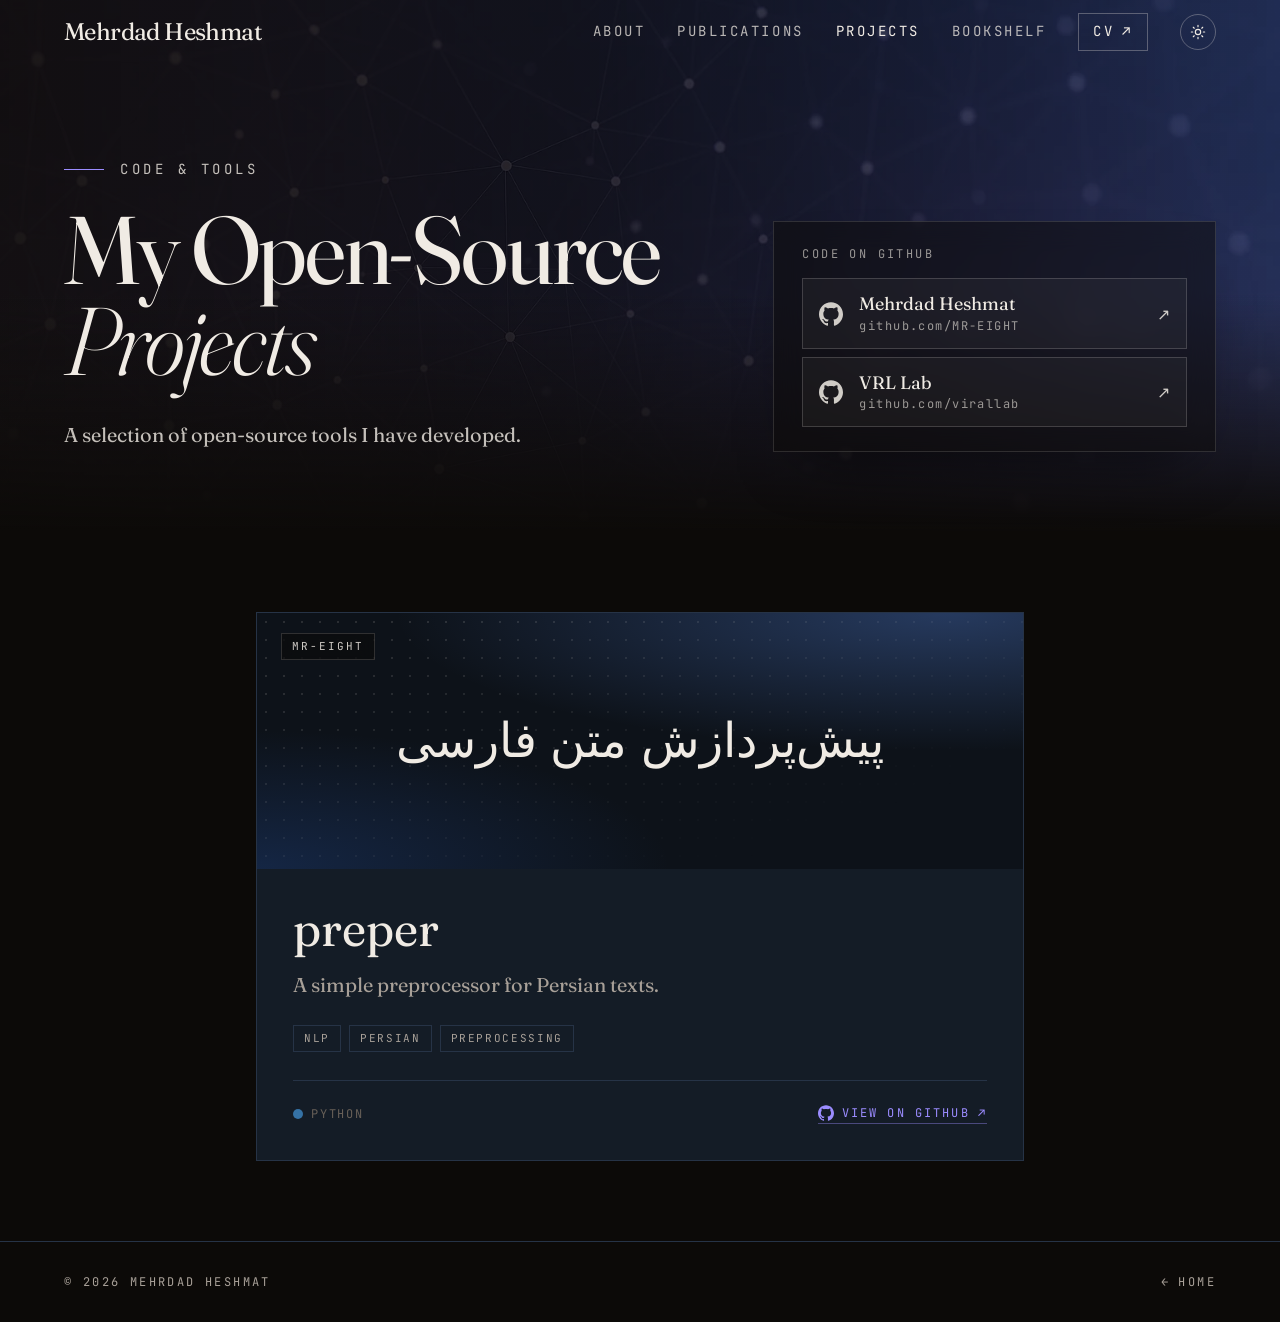
<file: projects/index.html>
<!DOCTYPE html><html><head><meta charset="utf-8">
<meta name="viewport" content="width=device-width, initial-scale=1">
<title>Projects – Mehrdad Heshmat</title>
<link rel="preconnect" href="https://fonts.googleapis.com">
<link rel="preconnect" href="https://fonts.gstatic.com" crossorigin>
<script src="https://www.googletagmanager.com/gtag/js?id=G-31ES1MN0ZB" async></script>
<link rel="stylesheet" href="https://fonts.googleapis.com/css2?family=Fraunces:ital,opsz,wght@0,9..144,300;0,9..144,400;0,9..144,500;0,9..144,600;1,9..144,300;1,9..144,400&family=JetBrains+Mono:wght@400;500&display=swap">
<style>/*! tailwindcss v4.1.7 | MIT License | https://tailwindcss.com */@layer properties{@supports ((-webkit-hyphens:none) and (not (margin-trim:inline))) or ((-moz-orient:inline) and (not (color:rgb(from red r g b)))){*,::backdrop,:after,:before{--tw-translate-x:0;--tw-translate-y:0;--tw-translate-z:0;--tw-rotate-x:initial;--tw-rotate-y:initial;--tw-rotate-z:initial;--tw-skew-x:initial;--tw-skew-y:initial;--tw-space-y-reverse:0;--tw-divide-x-reverse:0;--tw-border-style:solid;--tw-gradient-position:initial;--tw-gradient-from:#0000;--tw-gradient-via:#0000;--tw-gradient-to:#0000;--tw-gradient-stops:initial;--tw-gradient-via-stops:initial;--tw-gradient-from-position:0%;--tw-gradient-via-position:50%;--tw-gradient-to-position:100%;--tw-leading:initial;--tw-font-weight:initial;--tw-tracking:initial;--tw-shadow:0 0 #0000;--tw-shadow-color:initial;--tw-shadow-alpha:100%;--tw-inset-shadow:0 0 #0000;--tw-inset-shadow-color:initial;--tw-inset-shadow-alpha:100%;--tw-ring-color:initial;--tw-ring-shadow:0 0 #0000;--tw-inset-ring-color:initial;--tw-inset-ring-shadow:0 0 #0000;--tw-ring-inset:initial;--tw-ring-offset-width:0px;--tw-ring-offset-color:#fff;--tw-ring-offset-shadow:0 0 #0000;--tw-blur:initial;--tw-brightness:initial;--tw-contrast:initial;--tw-grayscale:initial;--tw-hue-rotate:initial;--tw-invert:initial;--tw-opacity:initial;--tw-saturate:initial;--tw-sepia:initial;--tw-drop-shadow:initial;--tw-drop-shadow-color:initial;--tw-drop-shadow-alpha:100%;--tw-drop-shadow-size:initial;--tw-backdrop-blur:initial;--tw-backdrop-brightness:initial;--tw-backdrop-contrast:initial;--tw-backdrop-grayscale:initial;--tw-backdrop-hue-rotate:initial;--tw-backdrop-invert:initial;--tw-backdrop-opacity:initial;--tw-backdrop-saturate:initial;--tw-backdrop-sepia:initial;--tw-duration:initial;--tw-ease:initial;--tw-scale-x:1;--tw-scale-y:1;--tw-scale-z:1}}}@layer theme{:host,:root{--font-sans:ui-sans-serif,system-ui,sans-serif,"Apple Color Emoji","Segoe UI Emoji","Segoe UI Symbol","Noto Color Emoji";--font-serif:ui-serif,Georgia,Cambria,"Times New Roman",Times,serif;--font-mono:ui-monospace,SFMono-Regular,Menlo,Monaco,Consolas,"Liberation Mono","Courier New",monospace;--color-indigo-500:oklch(58.5% .233 277.117);--color-purple-600:oklch(55.8% .288 302.321);--spacing:.25rem;--container-xs:20rem;--container-sm:24rem;--container-xl:36rem;--container-2xl:42rem;--container-3xl:48rem;--container-4xl:56rem;--text-xs:.75rem;--text-xs--line-height:1.33333;--text-sm:.875rem;--text-sm--line-height:1.42857;--text-base:1rem;--text-base--line-height:1.5;--text-lg:1.125rem;--text-lg--line-height:1.55556;--text-xl:1.25rem;--text-xl--line-height:1.4;--text-2xl:1.5rem;--text-2xl--line-height:1.33333;--text-3xl:1.875rem;--text-3xl--line-height:1.2;--text-4xl:2.25rem;--text-4xl--line-height:1.11111;--text-5xl:3rem;--text-5xl--line-height:1;--text-6xl:3.75rem;--text-6xl--line-height:1;--text-7xl:4.5rem;--text-7xl--line-height:1;--text-8xl:6rem;--text-8xl--line-height:1;--font-weight-light:300;--font-weight-medium:500;--tracking-tight:-.025em;--tracking-wider:.05em;--leading-tight:1.25;--leading-snug:1.375;--leading-relaxed:1.625;--ease-out:cubic-bezier(0,0,.2,1);--ease-in-out:cubic-bezier(.4,0,.2,1);--default-transition-duration:.15s;--default-transition-timing-function:cubic-bezier(.4,0,.2,1);--default-font-family:var(--font-sans);--default-mono-font-family:var(--font-mono)}}@layer base{*,::backdrop,:after,:before{border:0 solid;box-sizing:border-box;margin:0;padding:0}::file-selector-button{border:0 solid;box-sizing:border-box;margin:0;padding:0}:host,html{-webkit-text-size-adjust:100%;font-family:var(--default-font-family,ui-sans-serif,system-ui,sans-serif,"Apple Color Emoji","Segoe UI Emoji","Segoe UI Symbol","Noto Color Emoji");font-feature-settings:var(--default-font-feature-settings,normal);font-variation-settings:var(--default-font-variation-settings,normal);line-height:1.5;-moz-tab-size:4;-o-tab-size:4;tab-size:4;-webkit-tap-highlight-color:transparent}hr{border-top-width:1px;color:inherit;height:0}abbr:where([title]){-webkit-text-decoration:underline dotted;text-decoration:underline dotted}h1,h2,h3,h4,h5,h6{font-size:inherit;font-weight:inherit}a{color:inherit;-webkit-text-decoration:inherit;text-decoration:inherit}b,strong{font-weight:bolder}code,kbd,pre,samp{font-family:var(--default-mono-font-family,ui-monospace,SFMono-Regular,Menlo,Monaco,Consolas,"Liberation Mono","Courier New",monospace);font-feature-settings:var(--default-mono-font-feature-settings,normal);font-size:1em;font-variation-settings:var(--default-mono-font-variation-settings,normal)}small{font-size:80%}sub,sup{font-size:75%;line-height:0;position:relative;vertical-align:baseline}sub{bottom:-.25em}sup{top:-.5em}table{border-collapse:collapse;border-color:inherit;text-indent:0}:-moz-focusring{outline:auto}progress{vertical-align:baseline}summary{display:list-item}menu,ol,ul{list-style:none}audio,canvas,embed,iframe,img,object,svg,video{display:block;vertical-align:middle}img,video{height:auto;max-width:100%}button,input,optgroup,select,textarea{background-color:#0000;border-radius:0;color:inherit;font:inherit;font-feature-settings:inherit;font-variation-settings:inherit;letter-spacing:inherit;opacity:1}::file-selector-button{background-color:#0000;border-radius:0;color:inherit;font:inherit;font-feature-settings:inherit;font-variation-settings:inherit;letter-spacing:inherit;opacity:1}:where(select:is([multiple],[size])) optgroup{font-weight:bolder}:where(select:is([multiple],[size])) optgroup option{padding-inline-start:20px}::file-selector-button{margin-inline-end:4px}::-moz-placeholder{opacity:1}::placeholder{opacity:1}@supports (not (-webkit-appearance:-apple-pay-button)) or (contain-intrinsic-size:1px){::-moz-placeholder{color:currentColor}::placeholder{color:currentColor}@supports (color:color-mix(in lab,red,red)){::-moz-placeholder{color:color-mix(in oklab,currentcolor 50%,transparent)}::placeholder{color:color-mix(in oklab,currentcolor 50%,transparent)}}}textarea{resize:vertical}::-webkit-search-decoration{-webkit-appearance:none}::-webkit-date-and-time-value{min-height:1lh;text-align:inherit}::-webkit-datetime-edit{display:inline-flex}::-webkit-datetime-edit-fields-wrapper{padding:0}::-webkit-datetime-edit,::-webkit-datetime-edit-year-field{padding-block:0}::-webkit-datetime-edit-day-field,::-webkit-datetime-edit-month-field{padding-block:0}::-webkit-datetime-edit-hour-field,::-webkit-datetime-edit-minute-field{padding-block:0}::-webkit-datetime-edit-millisecond-field,::-webkit-datetime-edit-second-field{padding-block:0}::-webkit-datetime-edit-meridiem-field{padding-block:0}:-moz-ui-invalid{box-shadow:none}button,input:where([type=button],[type=reset],[type=submit]){-webkit-appearance:button;-moz-appearance:button;appearance:button}::file-selector-button{-webkit-appearance:button;-moz-appearance:button;appearance:button}::-webkit-inner-spin-button,::-webkit-outer-spin-button{height:auto}[hidden]:where(:not([hidden=until-found])){display:none!important}}@layer components;@layer utilities{.visible{visibility:visible}.absolute{position:absolute}.fixed{position:fixed}.relative{position:relative}.sticky{position:sticky}.inset-0{inset:calc(var(--spacing)*0)}.inset-x-0{inset-inline:calc(var(--spacing)*0)}.-top-2{top:calc(var(--spacing)*-2)}.top-0{top:calc(var(--spacing)*0)}.top-5{top:calc(var(--spacing)*5)}.-right-2{right:calc(var(--spacing)*-2)}.-bottom-2{bottom:calc(var(--spacing)*-2)}.-left-2{left:calc(var(--spacing)*-2)}.left-6{left:calc(var(--spacing)*6)}.isolate{isolation:isolate}.-z-10{z-index:-10}.z-50{z-index:50}.mx-2{margin-inline:calc(var(--spacing)*2)}.mx-auto{margin-inline:auto}.mt-0\.5{margin-top:calc(var(--spacing)*.5)}.mt-1{margin-top:calc(var(--spacing)*1)}.mt-1\.5{margin-top:calc(var(--spacing)*1.5)}.mt-2{margin-top:calc(var(--spacing)*2)}.mt-3{margin-top:calc(var(--spacing)*3)}.mt-4{margin-top:calc(var(--spacing)*4)}.mt-5{margin-top:calc(var(--spacing)*5)}.mt-6{margin-top:calc(var(--spacing)*6)}.mt-7{margin-top:calc(var(--spacing)*7)}.mt-8{margin-top:calc(var(--spacing)*8)}.mt-12{margin-top:calc(var(--spacing)*12)}.mb-1{margin-bottom:calc(var(--spacing)*1)}.mb-2{margin-bottom:calc(var(--spacing)*2)}.mb-3{margin-bottom:calc(var(--spacing)*3)}.mb-4{margin-bottom:calc(var(--spacing)*4)}.mb-5{margin-bottom:calc(var(--spacing)*5)}.mb-6{margin-bottom:calc(var(--spacing)*6)}.mb-8{margin-bottom:calc(var(--spacing)*8)}.mb-10{margin-bottom:calc(var(--spacing)*10)}.mb-14{margin-bottom:calc(var(--spacing)*14)}.ml-1{margin-left:calc(var(--spacing)*1)}.ml-2{margin-left:calc(var(--spacing)*2)}.line-clamp-1{-webkit-line-clamp:1}.line-clamp-1,.line-clamp-2{-webkit-box-orient:vertical;display:-webkit-box;overflow:hidden}.line-clamp-2{-webkit-line-clamp:2}.block{display:block}.flex{display:flex}.grid{display:grid}.hidden{display:none}.inline{display:inline}.inline-block{display:inline-block}.inline-flex{display:inline-flex}.aspect-\[2\/3\]{aspect-ratio:2/3}.aspect-\[4\/5\]{aspect-ratio:4/5}.h-2\.5{height:calc(var(--spacing)*2.5)}.h-4{height:calc(var(--spacing)*4)}.h-5{height:calc(var(--spacing)*5)}.h-6{height:calc(var(--spacing)*6)}.h-7{height:calc(var(--spacing)*7)}.h-8{height:calc(var(--spacing)*8)}.h-9{height:calc(var(--spacing)*9)}.h-12{height:calc(var(--spacing)*12)}.h-16{height:calc(var(--spacing)*16)}.h-20{height:calc(var(--spacing)*20)}.h-28{height:calc(var(--spacing)*28)}.h-56{height:calc(var(--spacing)*56)}.h-full{height:100%}.h-px{height:1px}.min-h-screen{min-height:100vh}.w-2\.5{width:calc(var(--spacing)*2.5)}.w-4{width:calc(var(--spacing)*4)}.w-5{width:calc(var(--spacing)*5)}.w-6{width:calc(var(--spacing)*6)}.w-7{width:calc(var(--spacing)*7)}.w-9{width:calc(var(--spacing)*9)}.w-10{width:calc(var(--spacing)*10)}.w-12{width:calc(var(--spacing)*12)}.w-36{width:calc(var(--spacing)*36)}.w-auto{width:auto}.w-full{width:100%}.w-px{width:1px}.max-w-2xl{max-width:var(--container-2xl)}.max-w-3xl{max-width:var(--container-3xl)}.max-w-4xl{max-width:var(--container-4xl)}.max-w-\[28rem\]{max-width:28rem}.max-w-\[96rem\]{max-width:96rem}.max-w-sm{max-width:var(--container-sm)}.max-w-xl{max-width:var(--container-xl)}.min-w-0{min-width:calc(var(--spacing)*0)}.flex-1{flex:1}.flex-shrink-0,.shrink-0{flex-shrink:0}.-translate-x-1{--tw-translate-x:calc(var(--spacing)*-1);translate:var(--tw-translate-x)var(--tw-translate-y)}.rotate-\[-1\.5deg\]{rotate:-1.5deg}.transform{transform:var(--tw-rotate-x,)var(--tw-rotate-y,)var(--tw-rotate-z,)var(--tw-skew-x,)var(--tw-skew-y,)}.scroll-mt-12{scroll-margin-top:calc(var(--spacing)*12)}.grid-cols-1{grid-template-columns:repeat(1,minmax(0,1fr))}.grid-cols-2{grid-template-columns:repeat(2,minmax(0,1fr))}.grid-cols-3{grid-template-columns:repeat(3,minmax(0,1fr))}.flex-col{flex-direction:column}.flex-wrap{flex-wrap:wrap}.items-baseline{align-items:baseline}.items-center{align-items:center}.items-end{align-items:flex-end}.items-start{align-items:flex-start}.justify-between{justify-content:space-between}.justify-center{justify-content:center}.gap-1{gap:calc(var(--spacing)*1)}.gap-1\.5{gap:calc(var(--spacing)*1.5)}.gap-2{gap:calc(var(--spacing)*2)}.gap-3{gap:calc(var(--spacing)*3)}.gap-4{gap:calc(var(--spacing)*4)}.gap-5{gap:calc(var(--spacing)*5)}.gap-6{gap:calc(var(--spacing)*6)}.gap-8{gap:calc(var(--spacing)*8)}.gap-10{gap:calc(var(--spacing)*10)}.gap-12{gap:calc(var(--spacing)*12)}.gap-px{gap:1px}:where(.space-y-4>:not(:last-child)){--tw-space-y-reverse:0;margin-block-end:calc(var(--spacing)*4*(1 - var(--tw-space-y-reverse)));margin-block-start:calc(var(--spacing)*4*var(--tw-space-y-reverse))}:where(.space-y-5>:not(:last-child)){--tw-space-y-reverse:0;margin-block-end:calc(var(--spacing)*5*(1 - var(--tw-space-y-reverse)));margin-block-start:calc(var(--spacing)*5*var(--tw-space-y-reverse))}.gap-x-3{-moz-column-gap:calc(var(--spacing)*3);column-gap:calc(var(--spacing)*3)}.gap-x-4{-moz-column-gap:calc(var(--spacing)*4);column-gap:calc(var(--spacing)*4)}.gap-x-5{-moz-column-gap:calc(var(--spacing)*5);column-gap:calc(var(--spacing)*5)}.gap-x-6{-moz-column-gap:calc(var(--spacing)*6);column-gap:calc(var(--spacing)*6)}.gap-y-1{row-gap:calc(var(--spacing)*1)}.gap-y-2{row-gap:calc(var(--spacing)*2)}.gap-y-3{row-gap:calc(var(--spacing)*3)}.gap-y-4{row-gap:calc(var(--spacing)*4)}.gap-y-8{row-gap:calc(var(--spacing)*8)}:where(.divide-x>:not(:last-child)){--tw-divide-x-reverse:0;border-inline-end-width:calc(1px*(1 - var(--tw-divide-x-reverse)));border-inline-start-width:calc(1px*var(--tw-divide-x-reverse));border-inline-style:var(--tw-border-style)}.truncate{text-overflow:ellipsis;white-space:nowrap}.overflow-hidden,.truncate{overflow:hidden}.rounded-full{border-radius:3.40282e+38px}.border{border-style:var(--tw-border-style);border-width:1px}.border-t{border-top-style:var(--tw-border-style);border-top-width:1px}.border-t-2{border-top-style:var(--tw-border-style);border-top-width:2px}.border-r-2{border-right-style:var(--tw-border-style);border-right-width:2px}.border-b{border-bottom-style:var(--tw-border-style);border-bottom-width:1px}.border-b-2{border-bottom-style:var(--tw-border-style);border-bottom-width:2px}.border-l-2{border-left-style:var(--tw-border-style);border-left-width:2px}.border-dashed{--tw-border-style:dashed;border-style:dashed}.bg-gradient-to-r{--tw-gradient-position:to right in oklab;background-image:linear-gradient(var(--tw-gradient-stops))}.from-indigo-500{--tw-gradient-from:var(--color-indigo-500);--tw-gradient-stops:var(--tw-gradient-via-stops,var(--tw-gradient-position),var(--tw-gradient-from)var(--tw-gradient-from-position),var(--tw-gradient-to)var(--tw-gradient-to-position))}.to-purple-600{--tw-gradient-to:var(--color-purple-600);--tw-gradient-stops:var(--tw-gradient-via-stops,var(--tw-gradient-position),var(--tw-gradient-from)var(--tw-gradient-from-position),var(--tw-gradient-to)var(--tw-gradient-to-position))}.object-contain{-o-object-fit:contain;object-fit:contain}.object-cover{-o-object-fit:cover;object-fit:cover}.p-2{padding:calc(var(--spacing)*2)}.p-3{padding:calc(var(--spacing)*3)}.p-6{padding:calc(var(--spacing)*6)}.p-7{padding:calc(var(--spacing)*7)}.px-2{padding-inline:calc(var(--spacing)*2)}.px-2\.5{padding-inline:calc(var(--spacing)*2.5)}.px-3{padding-inline:calc(var(--spacing)*3)}.px-3\.5{padding-inline:calc(var(--spacing)*3.5)}.px-4{padding-inline:calc(var(--spacing)*4)}.px-5{padding-inline:calc(var(--spacing)*5)}.px-6{padding-inline:calc(var(--spacing)*6)}.px-8{padding-inline:calc(var(--spacing)*8)}.py-0\.5{padding-block:calc(var(--spacing)*.5)}.py-1{padding-block:calc(var(--spacing)*1)}.py-1\.5{padding-block:calc(var(--spacing)*1.5)}.py-2{padding-block:calc(var(--spacing)*2)}.py-3{padding-block:calc(var(--spacing)*3)}.py-3\.5{padding-block:calc(var(--spacing)*3.5)}.py-4{padding-block:calc(var(--spacing)*4)}.py-5{padding-block:calc(var(--spacing)*5)}.py-8{padding-block:calc(var(--spacing)*8)}.py-12{padding-block:calc(var(--spacing)*12)}.py-14{padding-block:calc(var(--spacing)*14)}.pt-1{padding-top:calc(var(--spacing)*1)}.pt-4{padding-top:calc(var(--spacing)*4)}.pt-5{padding-top:calc(var(--spacing)*5)}.pt-6{padding-top:calc(var(--spacing)*6)}.pt-8{padding-top:calc(var(--spacing)*8)}.pt-12{padding-top:calc(var(--spacing)*12)}.pt-16{padding-top:calc(var(--spacing)*16)}.pt-28{padding-top:calc(var(--spacing)*28)}.pt-32{padding-top:calc(var(--spacing)*32)}.pb-0\.5{padding-bottom:calc(var(--spacing)*.5)}.pb-1{padding-bottom:calc(var(--spacing)*1)}.pb-6{padding-bottom:calc(var(--spacing)*6)}.pb-12{padding-bottom:calc(var(--spacing)*12)}.pb-14{padding-bottom:calc(var(--spacing)*14)}.pb-16{padding-bottom:calc(var(--spacing)*16)}.pb-24{padding-bottom:calc(var(--spacing)*24)}.pl-5{padding-left:calc(var(--spacing)*5)}.text-center{text-align:center}.text-left{text-align:left}.align-middle{vertical-align:middle}.font-mono{font-family:var(--font-mono)}.font-serif{font-family:var(--font-serif)}.text-2xl{font-size:var(--text-2xl);line-height:var(--tw-leading,var(--text-2xl--line-height))}.text-3xl{font-size:var(--text-3xl);line-height:var(--tw-leading,var(--text-3xl--line-height))}.text-4xl{font-size:var(--text-4xl);line-height:var(--tw-leading,var(--text-4xl--line-height))}.text-5xl{font-size:var(--text-5xl);line-height:var(--tw-leading,var(--text-5xl--line-height))}.text-base{font-size:var(--text-base);line-height:var(--tw-leading,var(--text-base--line-height))}.text-lg{font-size:var(--text-lg);line-height:var(--tw-leading,var(--text-lg--line-height))}.text-sm{font-size:var(--text-sm);line-height:var(--tw-leading,var(--text-sm--line-height))}.text-xl{font-size:var(--text-xl);line-height:var(--tw-leading,var(--text-xl--line-height))}.text-xs{font-size:var(--text-xs);line-height:var(--tw-leading,var(--text-xs--line-height))}.text-\[0\.625rem\]{font-size:.625rem}.text-\[0\.6875rem\]{font-size:.6875rem}.text-\[1\.75rem\]{font-size:1.75rem}.text-\[clamp\(3\.5rem\,9\.5vw\,8rem\)\]{font-size:clamp(3.5rem,9.5vw,8rem)}.leading-\[0\.92\]{--tw-leading:.92;line-height:.92}.leading-\[0\.95\]{--tw-leading:.95;line-height:.95}.leading-\[1\.1\]{--tw-leading:1.1;line-height:1.1}.leading-\[1\.6\]{--tw-leading:1.6;line-height:1.6}.leading-\[1\.7\]{--tw-leading:1.7;line-height:1.7}.leading-\[1\.65\]{--tw-leading:1.65;line-height:1.65}.leading-\[1\.75\]{--tw-leading:1.75;line-height:1.75}.leading-\[2\]{--tw-leading:2;line-height:2}.leading-none{--tw-leading:1;line-height:1}.leading-relaxed{--tw-leading:var(--leading-relaxed);line-height:var(--leading-relaxed)}.leading-snug{--tw-leading:var(--leading-snug);line-height:var(--leading-snug)}.leading-tight{--tw-leading:var(--leading-tight);line-height:var(--leading-tight)}.font-light{--tw-font-weight:var(--font-weight-light);font-weight:var(--font-weight-light)}.font-medium{--tw-font-weight:var(--font-weight-medium);font-weight:var(--font-weight-medium)}.tracking-\[0\.2em\]{--tw-tracking:.2em;letter-spacing:.2em}.tracking-\[0\.12em\]{--tw-tracking:.12em;letter-spacing:.12em}.tracking-\[0\.15em\]{--tw-tracking:.15em;letter-spacing:.15em}.tracking-\[0\.16em\]{--tw-tracking:.16em;letter-spacing:.16em}.tracking-\[0\.18em\]{--tw-tracking:.18em;letter-spacing:.18em}.tracking-\[0\.25em\]{--tw-tracking:.25em;letter-spacing:.25em}.tracking-tight{--tw-tracking:var(--tracking-tight);letter-spacing:var(--tracking-tight)}.tracking-wider{--tw-tracking:var(--tracking-wider);letter-spacing:var(--tracking-wider)}.text-balance{text-wrap:balance}.text-pretty{text-wrap:pretty}.text-wrap{text-wrap:wrap}.whitespace-nowrap{white-space:nowrap}.uppercase{text-transform:uppercase}.italic{font-style:italic}.not-italic{font-style:normal}.antialiased{-webkit-font-smoothing:antialiased;-moz-osx-font-smoothing:grayscale}.opacity-0{opacity:0}.shadow-lg{--tw-shadow:0 10px 15px -3px var(--tw-shadow-color,#0000001a),0 4px 6px -4px var(--tw-shadow-color,#0000001a)}.shadow-lg,.shadow-md{box-shadow:var(--tw-inset-shadow),var(--tw-inset-ring-shadow),var(--tw-ring-offset-shadow),var(--tw-ring-shadow),var(--tw-shadow)}.shadow-md{--tw-shadow:0 4px 6px -1px var(--tw-shadow-color,#0000001a),0 2px 4px -2px var(--tw-shadow-color,#0000001a)}.filter{filter:var(--tw-blur,)var(--tw-brightness,)var(--tw-contrast,)var(--tw-grayscale,)var(--tw-hue-rotate,)var(--tw-invert,)var(--tw-saturate,)var(--tw-sepia,)var(--tw-drop-shadow,)}.backdrop-filter{-webkit-backdrop-filter:var(--tw-backdrop-blur,)var(--tw-backdrop-brightness,)var(--tw-backdrop-contrast,)var(--tw-backdrop-grayscale,)var(--tw-backdrop-hue-rotate,)var(--tw-backdrop-invert,)var(--tw-backdrop-opacity,)var(--tw-backdrop-saturate,)var(--tw-backdrop-sepia,);backdrop-filter:var(--tw-backdrop-blur,)var(--tw-backdrop-brightness,)var(--tw-backdrop-contrast,)var(--tw-backdrop-grayscale,)var(--tw-backdrop-hue-rotate,)var(--tw-backdrop-invert,)var(--tw-backdrop-opacity,)var(--tw-backdrop-saturate,)var(--tw-backdrop-sepia,)}.transition{transition-duration:var(--tw-duration,var(--default-transition-duration));transition-property:color,background-color,border-color,outline-color,text-decoration-color,fill,stroke,--tw-gradient-from,--tw-gradient-via,--tw-gradient-to,opacity,box-shadow,transform,translate,scale,rotate,filter,-webkit-backdrop-filter,backdrop-filter,display,visibility,content-visibility,overlay,pointer-events;transition-timing-function:var(--tw-ease,var(--default-transition-timing-function))}.transition-all{transition-duration:var(--tw-duration,var(--default-transition-duration));transition-property:all;transition-timing-function:var(--tw-ease,var(--default-transition-timing-function))}.transition-colors{transition-duration:var(--tw-duration,var(--default-transition-duration));transition-property:color,background-color,border-color,outline-color,text-decoration-color,fill,stroke,--tw-gradient-from,--tw-gradient-via,--tw-gradient-to;transition-timing-function:var(--tw-ease,var(--default-transition-timing-function))}.transition-transform{transition-duration:var(--tw-duration,var(--default-transition-duration));transition-property:transform,translate,scale,rotate;transition-timing-function:var(--tw-ease,var(--default-transition-timing-function))}.duration-200{--tw-duration:.2s;transition-duration:.2s}.duration-500{--tw-duration:.5s;transition-duration:.5s}.ease-in-out{--tw-ease:var(--ease-in-out);transition-timing-function:var(--ease-in-out)}.ease-out{--tw-ease:var(--ease-out);transition-timing-function:var(--ease-out)}.select-none{-webkit-user-select:none;-moz-user-select:none;user-select:none}@media (hover:hover){.group-hover\:-translate-x-1:is(:where(.group):hover *){--tw-translate-x:calc(var(--spacing)*-1);translate:var(--tw-translate-x)var(--tw-translate-y)}.group-hover\:translate-x-0:is(:where(.group):hover *){--tw-translate-x:calc(var(--spacing)*0);translate:var(--tw-translate-x)var(--tw-translate-y)}.group-hover\:translate-x-0\.5:is(:where(.group):hover *){--tw-translate-x:calc(var(--spacing)*.5);translate:var(--tw-translate-x)var(--tw-translate-y)}.group-hover\:translate-x-1:is(:where(.group):hover *){--tw-translate-x:calc(var(--spacing)*1);translate:var(--tw-translate-x)var(--tw-translate-y)}.group-hover\:-translate-y-0\.5:is(:where(.group):hover *){--tw-translate-y:calc(var(--spacing)*-.5);translate:var(--tw-translate-x)var(--tw-translate-y)}.group-hover\:opacity-100:is(:where(.group):hover *){opacity:1}.group-hover\/link\:translate-x-0\.5:is(:where(.group\/link):hover *){--tw-translate-x:calc(var(--spacing)*.5);translate:var(--tw-translate-x)var(--tw-translate-y)}.group-hover\/link\:-translate-y-0\.5:is(:where(.group\/link):hover *){--tw-translate-y:calc(var(--spacing)*-.5);translate:var(--tw-translate-x)var(--tw-translate-y)}}.last\:mb-0:last-child{margin-bottom:calc(var(--spacing)*0)}.last\:border-b-0:last-child{border-bottom-style:var(--tw-border-style);border-bottom-width:0}.last\:pb-0:last-child{padding-bottom:calc(var(--spacing)*0)}@media (hover:hover){.hover\:-translate-y-0\.5:hover{--tw-translate-y:calc(var(--spacing)*-.5);translate:var(--tw-translate-x)var(--tw-translate-y)}.hover\:-translate-y-1:hover{--tw-translate-y:calc(var(--spacing)*-1);translate:var(--tw-translate-x)var(--tw-translate-y)}.hover\:scale-105:hover{--tw-scale-x:105%;--tw-scale-y:105%;--tw-scale-z:105%;scale:var(--tw-scale-x)var(--tw-scale-y)}.hover\:scale-\[1\.03\]:hover{scale:1.03}.hover\:rotate-0:hover{rotate:none}.hover\:border-solid:hover{--tw-border-style:solid;border-style:solid}.hover\:shadow-lg:hover{--tw-shadow:0 10px 15px -3px var(--tw-shadow-color,#0000001a),0 4px 6px -4px var(--tw-shadow-color,#0000001a)}.hover\:shadow-lg:hover,.hover\:shadow-xl:hover{box-shadow:var(--tw-inset-shadow),var(--tw-inset-ring-shadow),var(--tw-ring-offset-shadow),var(--tw-ring-shadow),var(--tw-shadow)}.hover\:shadow-xl:hover{--tw-shadow:0 20px 25px -5px var(--tw-shadow-color,#0000001a),0 8px 10px -6px var(--tw-shadow-color,#0000001a)}}@media (min-width:1400px){.min-\[1400px\]\:block{display:block}}@media (min-width:40rem){.sm\:flex{display:flex}.sm\:hidden{display:none}.sm\:inline{display:inline}.sm\:inline-flex{display:inline-flex}.sm\:w-auto{width:auto}.sm\:grid-cols-2{grid-template-columns:repeat(2,minmax(0,1fr))}.sm\:grid-cols-3{grid-template-columns:repeat(3,minmax(0,1fr))}.sm\:flex-row{flex-direction:row}.sm\:items-center{align-items:center}.sm\:gap-0{gap:calc(var(--spacing)*0)}.sm\:gap-x-6{-moz-column-gap:calc(var(--spacing)*6);column-gap:calc(var(--spacing)*6)}.sm\:gap-y-10{row-gap:calc(var(--spacing)*10)}.sm\:px-8{padding-inline:calc(var(--spacing)*8)}.sm\:py-5{padding-block:calc(var(--spacing)*5)}.sm\:text-3xl{font-size:var(--text-3xl);line-height:var(--tw-leading,var(--text-3xl--line-height))}.sm\:text-sm{font-size:var(--text-sm);line-height:var(--tw-leading,var(--text-sm--line-height))}.sm\:text-xl{font-size:var(--text-xl);line-height:var(--tw-leading,var(--text-xl--line-height))}.sm\:text-xs{font-size:var(--text-xs);line-height:var(--tw-leading,var(--text-xs--line-height))}.sm\:tracking-\[0\.18em\]{--tw-tracking:.18em;letter-spacing:.18em}}@media (min-width:48rem){.md\:absolute{position:absolute}.md\:top-1\/2{top:50%}.md\:left-0{left:calc(var(--spacing)*0)}.md\:col-span-1{grid-column:span 1/span 1}.md\:col-span-4{grid-column:span 4/span 4}.md\:col-span-5{grid-column:span 5/span 5}.md\:col-span-7{grid-column:span 7/span 7}.md\:col-span-8{grid-column:span 8/span 8}.md\:col-span-11{grid-column:span 11/span 11}.md\:mt-4{margin-top:calc(var(--spacing)*4)}.md\:mt-8{margin-top:calc(var(--spacing)*8)}.md\:mb-16{margin-bottom:calc(var(--spacing)*16)}.md\:h-7{height:calc(var(--spacing)*7)}.md\:h-14{height:calc(var(--spacing)*14)}.md\:h-64{height:calc(var(--spacing)*64)}.md\:w-7{width:calc(var(--spacing)*7)}.md\:w-14{width:calc(var(--spacing)*14)}.md\:max-w-xs{max-width:var(--container-xs)}.md\:-translate-y-1\/2{--tw-translate-y:-50%;translate:var(--tw-translate-x)var(--tw-translate-y)}.md\:grid-cols-2{grid-template-columns:repeat(2,minmax(0,1fr))}.md\:grid-cols-3{grid-template-columns:repeat(3,minmax(0,1fr))}.md\:grid-cols-4{grid-template-columns:repeat(4,minmax(0,1fr))}.md\:grid-cols-12{grid-template-columns:repeat(12,minmax(0,1fr))}.md\:flex-row{flex-direction:row}.md\:items-center{align-items:center}.md\:items-end{align-items:flex-end}.md\:items-start{align-items:flex-start}.md\:justify-between{justify-content:space-between}.md\:gap-7{gap:calc(var(--spacing)*7)}.md\:gap-8{gap:calc(var(--spacing)*8)}.md\:gap-10{gap:calc(var(--spacing)*10)}.md\:gap-12{gap:calc(var(--spacing)*12)}.md\:p-7{padding:calc(var(--spacing)*7)}.md\:p-8{padding:calc(var(--spacing)*8)}.md\:p-9{padding:calc(var(--spacing)*9)}.md\:p-10{padding:calc(var(--spacing)*10)}.md\:px-7{padding-inline:calc(var(--spacing)*7)}.md\:px-10{padding-inline:calc(var(--spacing)*10)}.md\:py-6{padding-block:calc(var(--spacing)*6)}.md\:py-16{padding-block:calc(var(--spacing)*16)}.md\:py-20{padding-block:calc(var(--spacing)*20)}.md\:pt-16{padding-top:calc(var(--spacing)*16)}.md\:pt-24{padding-top:calc(var(--spacing)*24)}.md\:pt-32{padding-top:calc(var(--spacing)*32)}.md\:pt-40{padding-top:calc(var(--spacing)*40)}.md\:pb-8{padding-bottom:calc(var(--spacing)*8)}.md\:pb-16{padding-bottom:calc(var(--spacing)*16)}.md\:pb-20{padding-bottom:calc(var(--spacing)*20)}.md\:pl-6{padding-left:calc(var(--spacing)*6)}.md\:text-right{text-align:right}.md\:text-2xl{font-size:var(--text-2xl);line-height:var(--tw-leading,var(--text-2xl--line-height))}.md\:text-3xl{font-size:var(--text-3xl);line-height:var(--tw-leading,var(--text-3xl--line-height))}.md\:text-4xl{font-size:var(--text-4xl);line-height:var(--tw-leading,var(--text-4xl--line-height))}.md\:text-5xl{font-size:var(--text-5xl);line-height:var(--tw-leading,var(--text-5xl--line-height))}.md\:text-6xl{font-size:var(--text-6xl);line-height:var(--tw-leading,var(--text-6xl--line-height))}.md\:text-7xl{font-size:var(--text-7xl);line-height:var(--tw-leading,var(--text-7xl--line-height))}.md\:text-sm{font-size:var(--text-sm);line-height:var(--tw-leading,var(--text-sm--line-height))}.md\:text-xl{font-size:var(--text-xl);line-height:var(--tw-leading,var(--text-xl--line-height))}.md\:text-\[1\.65rem\]{font-size:1.65rem}.md\:text-\[1\.75rem\]{font-size:1.75rem}.md\:text-\[1\.0625rem\]{font-size:1.0625rem}}@media (min-width:64rem){.lg\:sticky{position:sticky}.lg\:top-28{top:calc(var(--spacing)*28)}.lg\:col-span-3{grid-column:span 3/span 3}.lg\:col-span-5{grid-column:span 5/span 5}.lg\:col-span-7{grid-column:span 7/span 7}.lg\:col-span-9{grid-column:span 9/span 9}.lg\:flex{display:flex}.lg\:hidden{display:none}.lg\:grid-cols-5{grid-template-columns:repeat(5,minmax(0,1fr))}.lg\:grid-cols-12{grid-template-columns:repeat(12,minmax(0,1fr))}.lg\:gap-8{gap:calc(var(--spacing)*8)}.lg\:gap-12{gap:calc(var(--spacing)*12)}.lg\:gap-16{gap:calc(var(--spacing)*16)}.lg\:pl-10{padding-left:calc(var(--spacing)*10)}}@media (min-width:80rem){.xl\:grid-cols-6{grid-template-columns:repeat(6,minmax(0,1fr))}.xl\:gap-16{gap:calc(var(--spacing)*16)}.xl\:px-16{padding-inline:calc(var(--spacing)*16)}.xl\:pl-14{padding-left:calc(var(--spacing)*14)}.xl\:text-8xl{font-size:var(--text-8xl);line-height:var(--tw-leading,var(--text-8xl--line-height))}}@media (min-width:96rem){.\32xl\:grid-cols-7{grid-template-columns:repeat(7,minmax(0,1fr))}}}@property --tw-translate-x{syntax:"*";inherits:false;initial-value:0}@property --tw-translate-y{syntax:"*";inherits:false;initial-value:0}@property --tw-translate-z{syntax:"*";inherits:false;initial-value:0}@property --tw-rotate-x{syntax:"*";inherits:false}@property --tw-rotate-y{syntax:"*";inherits:false}@property --tw-rotate-z{syntax:"*";inherits:false}@property --tw-skew-x{syntax:"*";inherits:false}@property --tw-skew-y{syntax:"*";inherits:false}@property --tw-space-y-reverse{syntax:"*";inherits:false;initial-value:0}@property --tw-divide-x-reverse{syntax:"*";inherits:false;initial-value:0}@property --tw-border-style{syntax:"*";inherits:false;initial-value:solid}@property --tw-gradient-position{syntax:"*";inherits:false}@property --tw-gradient-from{syntax:"<color>";inherits:false;initial-value:#0000}@property --tw-gradient-via{syntax:"<color>";inherits:false;initial-value:#0000}@property --tw-gradient-to{syntax:"<color>";inherits:false;initial-value:#0000}@property --tw-gradient-stops{syntax:"*";inherits:false}@property --tw-gradient-via-stops{syntax:"*";inherits:false}@property --tw-gradient-from-position{syntax:"<length-percentage>";inherits:false;initial-value:0}@property --tw-gradient-via-position{syntax:"<length-percentage>";inherits:false;initial-value:50%}@property --tw-gradient-to-position{syntax:"<length-percentage>";inherits:false;initial-value:100%}@property --tw-leading{syntax:"*";inherits:false}@property --tw-font-weight{syntax:"*";inherits:false}@property --tw-tracking{syntax:"*";inherits:false}@property --tw-shadow{syntax:"*";inherits:false;initial-value:0 0 #0000}@property --tw-shadow-color{syntax:"*";inherits:false}@property --tw-shadow-alpha{syntax:"<percentage>";inherits:false;initial-value:100%}@property --tw-inset-shadow{syntax:"*";inherits:false;initial-value:0 0 #0000}@property --tw-inset-shadow-color{syntax:"*";inherits:false}@property --tw-inset-shadow-alpha{syntax:"<percentage>";inherits:false;initial-value:100%}@property --tw-ring-color{syntax:"*";inherits:false}@property --tw-ring-shadow{syntax:"*";inherits:false;initial-value:0 0 #0000}@property --tw-inset-ring-color{syntax:"*";inherits:false}@property --tw-inset-ring-shadow{syntax:"*";inherits:false;initial-value:0 0 #0000}@property --tw-ring-inset{syntax:"*";inherits:false}@property --tw-ring-offset-width{syntax:"<length>";inherits:false;initial-value:0}@property --tw-ring-offset-color{syntax:"*";inherits:false;initial-value:#fff}@property --tw-ring-offset-shadow{syntax:"*";inherits:false;initial-value:0 0 #0000}@property --tw-blur{syntax:"*";inherits:false}@property --tw-brightness{syntax:"*";inherits:false}@property --tw-contrast{syntax:"*";inherits:false}@property --tw-grayscale{syntax:"*";inherits:false}@property --tw-hue-rotate{syntax:"*";inherits:false}@property --tw-invert{syntax:"*";inherits:false}@property --tw-opacity{syntax:"*";inherits:false}@property --tw-saturate{syntax:"*";inherits:false}@property --tw-sepia{syntax:"*";inherits:false}@property --tw-drop-shadow{syntax:"*";inherits:false}@property --tw-drop-shadow-color{syntax:"*";inherits:false}@property --tw-drop-shadow-alpha{syntax:"<percentage>";inherits:false;initial-value:100%}@property --tw-drop-shadow-size{syntax:"*";inherits:false}@property --tw-backdrop-blur{syntax:"*";inherits:false}@property --tw-backdrop-brightness{syntax:"*";inherits:false}@property --tw-backdrop-contrast{syntax:"*";inherits:false}@property --tw-backdrop-grayscale{syntax:"*";inherits:false}@property --tw-backdrop-hue-rotate{syntax:"*";inherits:false}@property --tw-backdrop-invert{syntax:"*";inherits:false}@property --tw-backdrop-opacity{syntax:"*";inherits:false}@property --tw-backdrop-saturate{syntax:"*";inherits:false}@property --tw-backdrop-sepia{syntax:"*";inherits:false}@property --tw-duration{syntax:"*";inherits:false}@property --tw-ease{syntax:"*";inherits:false}@property --tw-scale-x{syntax:"*";inherits:false;initial-value:1}@property --tw-scale-y{syntax:"*";inherits:false;initial-value:1}@property --tw-scale-z{syntax:"*";inherits:false;initial-value:1}</style>
<style>:root{--paper:#f8f7f4;--paper-deep:#e3edf9;--ink:#0f0d0b;--fg-soft:#3c3830;--fg-mute:#807870;--accent:#5a4bd1;--accent-soft:#675dc9;--rule:#c5d6eb}html.dark{--paper:#0c0a08;--paper-deep:#141c26;--ink:#f0ebe4;--fg-soft:#a8a098;--fg-mute:#686058;--accent:#9b8cff;--accent-soft:#aaa3e0;--rule:#263346}body,html{background:var(--paper);color:var(--ink);transition:background-color .4s ease,color .4s ease}.font-serif,body,html{font-family:Fraunces,Georgia,serif;font-feature-settings:"ss01","ss02"}.font-mono{font-family:JetBrains Mono,ui-monospace,SFMono-Regular,monospace}.bg-paper{background-color:var(--paper)}.bg-paper-deep{background-color:var(--paper-deep)}html:not(.dark) .bg-paper-deep.border:not(:hover){box-shadow:0 1px 2px #14325a0f,0 8px 24px -16px #1e5aa04d}.bg-paper\/90{background-color:rgb(from var(--paper) r g b/.9)}.text-paper{color:var(--paper)}.text-paper\/85{color:rgb(from var(--paper) r g b/.85)}.text-paper\/60{color:rgb(from var(--paper) r g b/.6)}.border-paper\/40{border-color:rgb(from var(--paper) r g b/.4)}.border-paper\/30{border-color:rgb(from var(--paper) r g b/.3)}.border-paper\/60{border-color:rgb(from var(--paper) r g b/.6)}.hover\:border-paper:hover{border-color:var(--paper)}.text-ink{color:var(--ink)}.text-fg-soft{color:var(--fg-soft)}.text-fg-mute{color:var(--fg-mute)}.text-fg-mute\/40{color:rgb(from var(--fg-mute) r g b/.4)}.text-accent{color:var(--accent)}.text-accent\/60{color:rgb(from var(--accent) r g b/.6)}.text-accent-soft{color:var(--accent-soft)}.bg-accent{background-color:var(--accent)}.border-accent{border-color:var(--accent)}.border-accent\/40{border-color:rgb(from var(--accent) r g b/.4)}.border-accent\/30{border-color:rgb(from var(--accent) r g b/.3)}.hover\:border-accent:hover{border-color:var(--accent)}.border-rule,.divide-rule>:not(:last-child){border-color:var(--rule)}.bg-rule{background-color:var(--rule)}.group:hover .group-hover\:text-accent,.hover\:text-accent:hover{color:var(--accent)}.hover\:text-ink:hover{color:var(--ink)}.hover\:text-paper:hover{color:var(--paper)}.hover\:bg-accent:hover{background-color:var(--accent)}:root{--hero-ink:#f0ebe4;--hero-accent:#9b8cff}.text-hero{color:#f0ebe4}.text-hero\/85{color:#f1ece5d9}.text-hero\/80{color:#f1ece5cc}.text-hero\/60{color:#f1ece599}.text-hero\/55{color:#f1ece58c}.text-hero\/50{color:#f1ece580}.border-hero\/40{border-color:#f1ece566}.hover\:border-hero:hover{border-color:#f0ebe4}.hero-glass{backdrop-filter:blur(14px);-webkit-backdrop-filter:blur(14px);background-color:#0c0a0880;border:1px solid hsla(35,29%,92%,.14);box-shadow:0 30px 60px -30px #0009}.hero-glass-divide>:not(:last-child),.hero-glass-line{border-color:#f1ece524}.hero-glass-btn{background-color:#f1ece50a;border:1px solid hsla(35,29%,92%,.18);color:#f1ece5d9;transition:border-color .2s ease,color .2s ease,background-color .2s ease}.hero-glass-btn:hover{background-color:#9b8cff14;border-color:var(--hero-accent);color:var(--hero-accent)}</style>
<style>.project-cover[data-v-ba3b21e2]{background:radial-gradient(120% 90% at 90% 0,rgba(96,150,255,.3),transparent 60%),radial-gradient(90% 90% at 0 100%,rgba(40,90,180,.28),transparent 60%),#0d1219}.project-cover[data-v-ba3b21e2]:before{background-image:radial-gradient(hsla(35,29%,92%,.13) 1px,transparent 0);background-size:18px 18px;content:"";top:0;right:0;bottom:0;left:0;-webkit-mask-image:linear-gradient(160deg,#000 15%,transparent 80%);mask-image:linear-gradient(160deg,#000 15%,transparent 80%);position:absolute;transition:opacity .3s ease}.project:hover .project-cover[data-v-ba3b21e2]:before{opacity:.6}.cover-chip[data-v-ba3b21e2]{backdrop-filter:blur(8px);-webkit-backdrop-filter:blur(8px);background-color:#0c0a088c;border:1px solid hsla(35,29%,92%,.16);color:#f1ece5d9}.cover-span[data-v-ba3b21e2]{border-radius:2px;-webkit-box-decoration-break:clone;box-decoration-break:clone;color:inherit;margin:0 .08em;padding:.05em .2em}.cover-span-int[data-v-ba3b21e2]{--span:0 114 178;--tag-ink:#fff}.cover-span-ext[data-v-ba3b21e2]{--span:230 159 0;--tag-ink:#0c0a08}.cover-span-ext[data-v-ba3b21e2],.cover-span-int[data-v-ba3b21e2]{background-color:rgb(var(--span)/.28);box-shadow:inset 0 -2px rgb(var(--span))}.cover-tag[data-v-ba3b21e2]{background-color:rgb(var(--span));border-radius:2px;color:var(--tag-ink);display:inline-block;font-family:JetBrains Mono,ui-monospace,monospace;font-size:.6875rem;letter-spacing:.12em;line-height:1;margin-left:.45em;padding:.15em .4em;text-transform:uppercase;vertical-align:.35em}.cover-persian[data-v-ba3b21e2]{font-family:Vazirmatn,Tahoma,Segoe UI,sans-serif}</style>
<style>.site-nav[data-v-33d02c16]{border-bottom:1px solid transparent;color:var(--hero-ink);transition:background-color .3s ease,border-color .3s ease,color .3s ease}.site-nav.is-solid[data-v-33d02c16]{backdrop-filter:blur(12px);-webkit-backdrop-filter:blur(12px);background-color:rgb(from var(--paper) r g b/.88);border-bottom-color:var(--rule);color:var(--ink)}.site-nav.is-open[data-v-33d02c16]{background-color:var(--paper)}.nav-link[data-v-33d02c16]{opacity:.75;transition:opacity .2s ease,color .2s ease}.nav-link[data-v-33d02c16]:hover{color:var(--hero-accent);opacity:1}.site-nav.is-solid .nav-link[data-v-33d02c16]:hover{color:var(--accent)}.nav-link[aria-current=page][data-v-33d02c16]{opacity:1}.site-nav.is-solid .nav-link[aria-current=page][data-v-33d02c16]{color:var(--accent)}.mobile-link[data-v-33d02c16]{color:var(--fg-soft);transition:color .2s ease}.mobile-link[data-v-33d02c16]:hover,.mobile-link[aria-current=page][data-v-33d02c16]{color:var(--accent)}.nav-cv[data-v-33d02c16],.nav-icon-btn[data-v-33d02c16]{border-color:color-mix(in srgb,currentColor 30%,transparent);transition:border-color .2s ease,color .2s ease}.nav-cv[data-v-33d02c16]:hover,.nav-icon-btn[data-v-33d02c16]:hover{border-color:var(--hero-accent);color:var(--hero-accent)}.site-nav.is-solid .nav-cv[data-v-33d02c16]:hover,.site-nav.is-solid .nav-icon-btn[data-v-33d02c16]:hover{border-color:var(--accent);color:var(--accent)}</style>
<style>.page-hero-bg[data-v-e5570c81]{background:linear-gradient(180deg,transparent 55%,#0c0a08),linear-gradient(90deg,#0c0a08eb,#0c0a08cc 45%,#0c0a0880),#0c0a08 url(/backg.webp) 50% /cover no-repeat}@media (max-width:767px){.page-hero-bg[data-v-e5570c81]{background:linear-gradient(180deg,#0c0a08b8 0,#0c0a08db 70%,#0c0a08),#0c0a08 url(/backg.webp) 70% /cover no-repeat}}.page-hero-rule[data-v-e5570c81]{background-color:var(--hero-accent)}</style>
<link rel="stylesheet" href="/_nuxt/SiteNav.BOD31trE.css" crossorigin>
<link rel="stylesheet" href="/_nuxt/PageHero.DBZSW7L7.css" crossorigin>
<link rel="preload" as="image" href="/backg.webp" type="image/webp" fetchpriority="high">
<link rel="preload" as="fetch" crossorigin="anonymous" href="/projects/_payload.json?40536cd9-b55a-416c-baac-01b45d236400">
<link rel="modulepreload" as="script" crossorigin href="/_nuxt/tCCvuskZ.js">
<link rel="modulepreload" as="script" crossorigin href="/_nuxt/DT-FPUGD.js">
<link rel="modulepreload" as="script" crossorigin href="/_nuxt/DI0A7rl2.js">
<link rel="modulepreload" as="script" crossorigin href="/_nuxt/DlAUqK2U.js">
<link rel="modulepreload" as="script" crossorigin href="/_nuxt/BSwTMUe1.js">
<link rel="preload" as="fetch" fetchpriority="low" crossorigin="anonymous" href="/_nuxt/builds/meta/40536cd9-b55a-416c-baac-01b45d236400.json">
<link rel="prefetch" as="script" crossorigin href="/_nuxt/BaGkd3ai.js">
<link rel="prefetch" as="script" crossorigin href="/_nuxt/BSf6YXEt.js">
<script>try{if(localStorage.getItem('theme')!=='light')document.documentElement.classList.add('dark')}catch(e){document.documentElement.classList.add('dark')}</script>
<script>window.dataLayer=window.dataLayer||[];function gtag(){dataLayer.push(arguments);}gtag('js',new Date());gtag('config','G-31ES1MN0ZB');</script>
<meta name="description" content="Open-source tools by Mehrdad Heshmat, including preper, a Persian text preprocessor.">
<script type="module" src="/_nuxt/tCCvuskZ.js" crossorigin></script></head><body><div id="__nuxt"><!--[--><div class="bg-paper text-ink antialiased min-h-screen" data-v-ba3b21e2><header class="site-nav inset-x-0 top-0 z-50 fixed" data-v-ba3b21e2 data-v-33d02c16><nav class="max-w-[96rem] mx-auto px-6 md:px-10 xl:px-16 h-16 flex items-center justify-between" aria-label="Primary" data-v-33d02c16><a href="/" class="font-serif text-2xl leading-none tracking-tight whitespace-nowrap" data-v-33d02c16> Mehrdad Heshmat </a><div class="flex items-center gap-3 md:gap-8" data-v-33d02c16><ul class="hidden lg:flex items-center gap-8 font-mono text-sm uppercase tracking-[0.18em]" data-v-33d02c16><!--[--><li data-v-33d02c16><a href="/#about" class="nav-link" data-v-33d02c16>About</a></li><li data-v-33d02c16><a href="/publications" class="nav-link" data-v-33d02c16>Publications</a></li><li data-v-33d02c16><a href="/projects" class="nav-link" aria-current="page" data-v-33d02c16>Projects</a></li><li data-v-33d02c16><a href="/books" class="nav-link" data-v-33d02c16>Bookshelf</a></li><!--]--></ul><a href="/cv.pdf" target="_blank" rel="noopener" class="nav-cv hidden sm:inline-flex items-center gap-2 font-mono text-sm uppercase tracking-[0.18em] px-3.5 py-2 border" data-v-33d02c16>CV <span aria-hidden="true" data-v-33d02c16>↗</span></a><button type="button" aria-label="Switch to light mode" class="nav-icon-btn w-9 h-9 rounded-full flex items-center justify-center border" data-v-33d02c16><svg xmlns="http://www.w3.org/2000/svg" width="16" height="16" viewBox="0 0 24 24" fill="none" stroke="currentColor" stroke-width="1.75" stroke-linecap="round" stroke-linejoin="round" aria-hidden="true" data-v-33d02c16><circle cx="12" cy="12" r="4" data-v-33d02c16></circle><path d="M12 2v2M12 20v2M4.93 4.93l1.41 1.41M17.66 17.66l1.41 1.41M2 12h2M20 12h2M4.93 19.07l1.41-1.41M17.66 6.34l1.41-1.41" data-v-33d02c16></path></svg></button><button type="button" aria-expanded="false" aria-controls="mobile-menu" aria-label="Open menu" class="nav-icon-btn lg:hidden w-9 h-9 rounded-full flex items-center justify-center border" data-v-33d02c16><svg xmlns="http://www.w3.org/2000/svg" width="16" height="16" viewBox="0 0 24 24" fill="none" stroke="currentColor" stroke-width="1.75" stroke-linecap="round" aria-hidden="true" data-v-33d02c16><path d="M4 8h16M4 16h16" data-v-33d02c16></path></svg></button></div></nav><div style="display:none;" id="mobile-menu" class="lg:hidden border-t border-rule" data-v-33d02c16><ul class="max-w-[96rem] mx-auto px-6 py-4 flex flex-col font-mono text-base uppercase tracking-[0.2em]" data-v-33d02c16><!--[--><li data-v-33d02c16><a href="/#about" class="mobile-link block py-3" data-v-33d02c16>About</a></li><li data-v-33d02c16><a href="/publications" class="mobile-link block py-3" data-v-33d02c16>Publications</a></li><li data-v-33d02c16><a href="/projects" class="mobile-link block py-3" aria-current="page" data-v-33d02c16>Projects</a></li><li data-v-33d02c16><a href="/books" class="mobile-link block py-3" data-v-33d02c16>Bookshelf</a></li><!--]--><li data-v-33d02c16><a href="/cv.pdf" target="_blank" rel="noopener" class="mobile-link block py-3" data-v-33d02c16>CV / Résumé ↗</a></li></ul></div></header><section id="top" class="relative isolate overflow-hidden pt-32 pb-14 md:pt-40 md:pb-20" data-v-ba3b21e2 data-v-e5570c81><div class="page-hero-bg absolute inset-0 -z-10" aria-hidden="true" data-v-e5570c81></div><div class="max-w-[96rem] mx-auto px-6 md:px-10 xl:px-16 grid lg:grid-cols-12 gap-10 lg:gap-16 items-end" data-v-e5570c81><div class="lg:col-span-7" data-v-e5570c81><p class="flex items-center gap-4 font-mono text-xs sm:text-sm tracking-[0.25em] uppercase text-hero/80 mb-6" data-v-e5570c81><span class="page-hero-rule h-px w-10 shrink-0" aria-hidden="true" data-v-e5570c81></span> Code &amp; Tools</p><h1 class="font-serif text-5xl md:text-7xl xl:text-8xl leading-[0.95] tracking-tight text-hero" data-v-e5570c81><!--[-->My Open-Source <span class="italic font-light" data-v-ba3b21e2>Projects</span><!--]--></h1><p class="font-serif text-lg md:text-xl text-hero/80 max-w-xl leading-[1.7] mt-6 md:mt-8 text-pretty" data-v-e5570c81>A selection of open-source tools I have developed.</p></div><div class="lg:col-span-5" data-v-e5570c81><!--[--><div class="hero-glass px-5 py-5 md:px-7 md:py-6" data-v-ba3b21e2><p class="font-mono text-xs uppercase tracking-[0.2em] text-hero/60 mb-4" data-v-ba3b21e2>Code on GitHub</p><ul class="grid gap-2" data-v-ba3b21e2><!--[--><li data-v-ba3b21e2><a href="https://github.com/MR-EIGHT" target="_blank" rel="noopener" class="hero-glass-btn group flex items-center gap-4 px-4 py-3.5" data-v-ba3b21e2><svg xmlns="http://www.w3.org/2000/svg" viewBox="0 0 24 24" fill="currentColor" class="w-6 h-6 shrink-0" aria-hidden="true" data-v-ba3b21e2><path d="M12 .297c-6.63 0-12 5.373-12 12 0 5.303 3.438 9.8 8.205 11.385.6.113.82-.258.82-.577 0-.285-.01-1.04-.015-2.04-3.338.724-4.042-1.61-4.042-1.61C4.422 18.07 3.633 17.7 3.633 17.7c-1.087-.744.084-.729.084-.729 1.205.084 1.838 1.236 1.838 1.236 1.07 1.835 2.809 1.305 3.495.998.108-.776.417-1.305.76-1.605-2.665-.3-5.466-1.332-5.466-5.93 0-1.31.465-2.38 1.235-3.22-.135-.303-.54-1.523.105-3.176 0 0 1.005-.322 3.3 1.23.96-.267 1.98-.399 3-.405 1.02.006 2.04.138 3 .405 2.28-1.552 3.285-1.23 3.285-1.23.645 1.653.24 2.873.12 3.176.765.84 1.23 1.91 1.23 3.22 0 4.61-2.805 5.625-5.475 5.92.42.36.81 1.096.81 2.22 0 1.606-.015 2.896-.015 3.286 0 .315.21.69.825.57C20.565 22.092 24 17.592 24 12.297c0-6.627-5.373-12-12-12" data-v-ba3b21e2></path></svg><span class="flex-1 min-w-0" data-v-ba3b21e2><span class="block font-serif text-lg leading-tight text-hero" data-v-ba3b21e2>Mehrdad Heshmat</span><span class="block font-mono text-xs tracking-[0.12em] text-hero/60 mt-0.5 truncate" data-v-ba3b21e2>github.com/MR-EIGHT</span></span><span class="transition-transform group-hover:translate-x-0.5 group-hover:-translate-y-0.5" aria-hidden="true" data-v-ba3b21e2>↗</span></a></li><li data-v-ba3b21e2><a href="https://github.com/virallab" target="_blank" rel="noopener" class="hero-glass-btn group flex items-center gap-4 px-4 py-3.5" data-v-ba3b21e2><svg xmlns="http://www.w3.org/2000/svg" viewBox="0 0 24 24" fill="currentColor" class="w-6 h-6 shrink-0" aria-hidden="true" data-v-ba3b21e2><path d="M12 .297c-6.63 0-12 5.373-12 12 0 5.303 3.438 9.8 8.205 11.385.6.113.82-.258.82-.577 0-.285-.01-1.04-.015-2.04-3.338.724-4.042-1.61-4.042-1.61C4.422 18.07 3.633 17.7 3.633 17.7c-1.087-.744.084-.729.084-.729 1.205.084 1.838 1.236 1.838 1.236 1.07 1.835 2.809 1.305 3.495.998.108-.776.417-1.305.76-1.605-2.665-.3-5.466-1.332-5.466-5.93 0-1.31.465-2.38 1.235-3.22-.135-.303-.54-1.523.105-3.176 0 0 1.005-.322 3.3 1.23.96-.267 1.98-.399 3-.405 1.02.006 2.04.138 3 .405 2.28-1.552 3.285-1.23 3.285-1.23.645 1.653.24 2.873.12 3.176.765.84 1.23 1.91 1.23 3.22 0 4.61-2.805 5.625-5.475 5.92.42.36.81 1.096.81 2.22 0 1.606-.015 2.896-.015 3.286 0 .315.21.69.825.57C20.565 22.092 24 17.592 24 12.297c0-6.627-5.373-12-12-12" data-v-ba3b21e2></path></svg><span class="flex-1 min-w-0" data-v-ba3b21e2><span class="block font-serif text-lg leading-tight text-hero" data-v-ba3b21e2>VRL Lab</span><span class="block font-mono text-xs tracking-[0.12em] text-hero/60 mt-0.5 truncate" data-v-ba3b21e2>github.com/virallab</span></span><span class="transition-transform group-hover:translate-x-0.5 group-hover:-translate-y-0.5" aria-hidden="true" data-v-ba3b21e2>↗</span></a></li><!--]--></ul></div><!--]--></div></div></section><main class="max-w-[96rem] mx-auto px-6 md:px-10 xl:px-16 py-14 md:py-20" data-v-ba3b21e2><ul class="max-w-3xl mx-auto grid gap-6 lg:gap-8" data-v-ba3b21e2><!--[--><li data-v-ba3b21e2><article class="project group h-full flex flex-col bg-paper-deep border border-rule hover:border-accent hover:-translate-y-1 hover:shadow-xl transition-all overflow-hidden" data-v-ba3b21e2><a href="https://github.com/MR-EIGHT/preper" target="_blank" rel="noopener" class="project-cover relative block h-56 md:h-64 overflow-hidden" aria-label="preper on GitHub" data-v-ba3b21e2><div class="absolute inset-0 flex items-center justify-center px-8" aria-hidden="true" data-v-ba3b21e2><p lang="fa" dir="rtl" class="cover-persian text-4xl md:text-5xl leading-tight text-hero" data-v-ba3b21e2>پیش‌پردازش متن فارسی</p></div><span class="cover-chip absolute top-5 left-6 font-mono text-[0.6875rem] uppercase tracking-[0.18em] px-2.5 py-1" data-v-ba3b21e2>MR-EIGHT</span></a><div class="flex flex-col flex-1 p-7 md:p-9" data-v-ba3b21e2><h2 class="font-serif text-4xl md:text-5xl leading-none text-ink group-hover:text-accent transition-colors" data-v-ba3b21e2>preper</h2><p class="font-serif text-lg md:text-xl text-fg-soft leading-[1.6] mt-4 flex-1 text-pretty" data-v-ba3b21e2>A simple preprocessor for Persian texts.</p><ul class="flex flex-wrap gap-2 mt-6" data-v-ba3b21e2><!--[--><li class="font-mono text-[0.6875rem] uppercase tracking-[0.15em] px-2.5 py-1 border border-rule text-fg-soft" data-v-ba3b21e2>NLP</li><li class="font-mono text-[0.6875rem] uppercase tracking-[0.15em] px-2.5 py-1 border border-rule text-fg-soft" data-v-ba3b21e2>Persian</li><li class="font-mono text-[0.6875rem] uppercase tracking-[0.15em] px-2.5 py-1 border border-rule text-fg-soft" data-v-ba3b21e2>Preprocessing</li><!--]--></ul><div class="flex flex-wrap items-center gap-x-6 gap-y-3 mt-7 pt-6 border-t border-rule" data-v-ba3b21e2><span class="flex items-center gap-2 font-mono text-xs uppercase tracking-[0.15em] text-fg-mute" data-v-ba3b21e2><span class="w-2.5 h-2.5 rounded-full shrink-0" style="background-color:#3572A5;" aria-hidden="true" data-v-ba3b21e2></span> Python</span><span class="flex-1" aria-hidden="true" data-v-ba3b21e2></span><!----><a href="https://github.com/MR-EIGHT/preper" target="_blank" rel="noopener" class="group/link inline-flex items-center gap-2 font-mono text-xs uppercase tracking-[0.18em] text-accent border-b border-accent/40 hover:border-accent pb-0.5 transition-colors" data-v-ba3b21e2><svg xmlns="http://www.w3.org/2000/svg" viewBox="0 0 24 24" fill="currentColor" class="w-4 h-4 shrink-0" aria-hidden="true" data-v-ba3b21e2><path d="M12 .297c-6.63 0-12 5.373-12 12 0 5.303 3.438 9.8 8.205 11.385.6.113.82-.258.82-.577 0-.285-.01-1.04-.015-2.04-3.338.724-4.042-1.61-4.042-1.61C4.422 18.07 3.633 17.7 3.633 17.7c-1.087-.744.084-.729.084-.729 1.205.084 1.838 1.236 1.838 1.236 1.07 1.835 2.809 1.305 3.495.998.108-.776.417-1.305.76-1.605-2.665-.3-5.466-1.332-5.466-5.93 0-1.31.465-2.38 1.235-3.22-.135-.303-.54-1.523.105-3.176 0 0 1.005-.322 3.3 1.23.96-.267 1.98-.399 3-.405 1.02.006 2.04.138 3 .405 2.28-1.552 3.285-1.23 3.285-1.23.645 1.653.24 2.873.12 3.176.765.84 1.23 1.91 1.23 3.22 0 4.61-2.805 5.625-5.475 5.92.42.36.81 1.096.81 2.22 0 1.606-.015 2.896-.015 3.286 0 .315.21.69.825.57C20.565 22.092 24 17.592 24 12.297c0-6.627-5.373-12-12-12" data-v-ba3b21e2></path></svg> View on GitHub <span class="transition-transform group-hover/link:translate-x-0.5 group-hover/link:-translate-y-0.5" aria-hidden="true" data-v-ba3b21e2>↗</span></a></div></div></article></li><!--]--></ul></main><footer class="border-t border-rule" data-v-ba3b21e2><div class="max-w-[96rem] mx-auto px-6 md:px-10 xl:px-16 py-8 flex flex-col sm:flex-row gap-4 sm:gap-0 items-start sm:items-center justify-between" data-v-ba3b21e2><p class="font-mono text-xs tracking-[0.2em] uppercase text-fg-soft" data-v-ba3b21e2> © 2026 Mehrdad Heshmat </p><a href="/" class="group inline-flex items-center gap-2 font-mono text-xs uppercase tracking-[0.2em] text-fg-soft hover:text-ink transition-colors" data-v-ba3b21e2><span class="transition-transform group-hover:-translate-x-1" data-v-ba3b21e2>←</span> Home </a></div></footer></div><!--]--></div><div id="teleports"></div><script type="application/json" data-nuxt-data="nuxt-app" data-ssr="true" id="__NUXT_DATA__" data-src="/projects/_payload.json?40536cd9-b55a-416c-baac-01b45d236400">[{"state":1,"once":3,"_errors":4,"serverRendered":6,"path":7,"prerenderedAt":8},["Reactive",2],{},["Set"],["ShallowReactive",5],{},true,"/projects",1789832996433]</script>
<script>window.__NUXT__={};window.__NUXT__.config={public:{},app:{baseURL:"/",buildId:"40536cd9-b55a-416c-baac-01b45d236400",buildAssetsDir:"/_nuxt/",cdnURL:""}}</script></body></html>
</file>
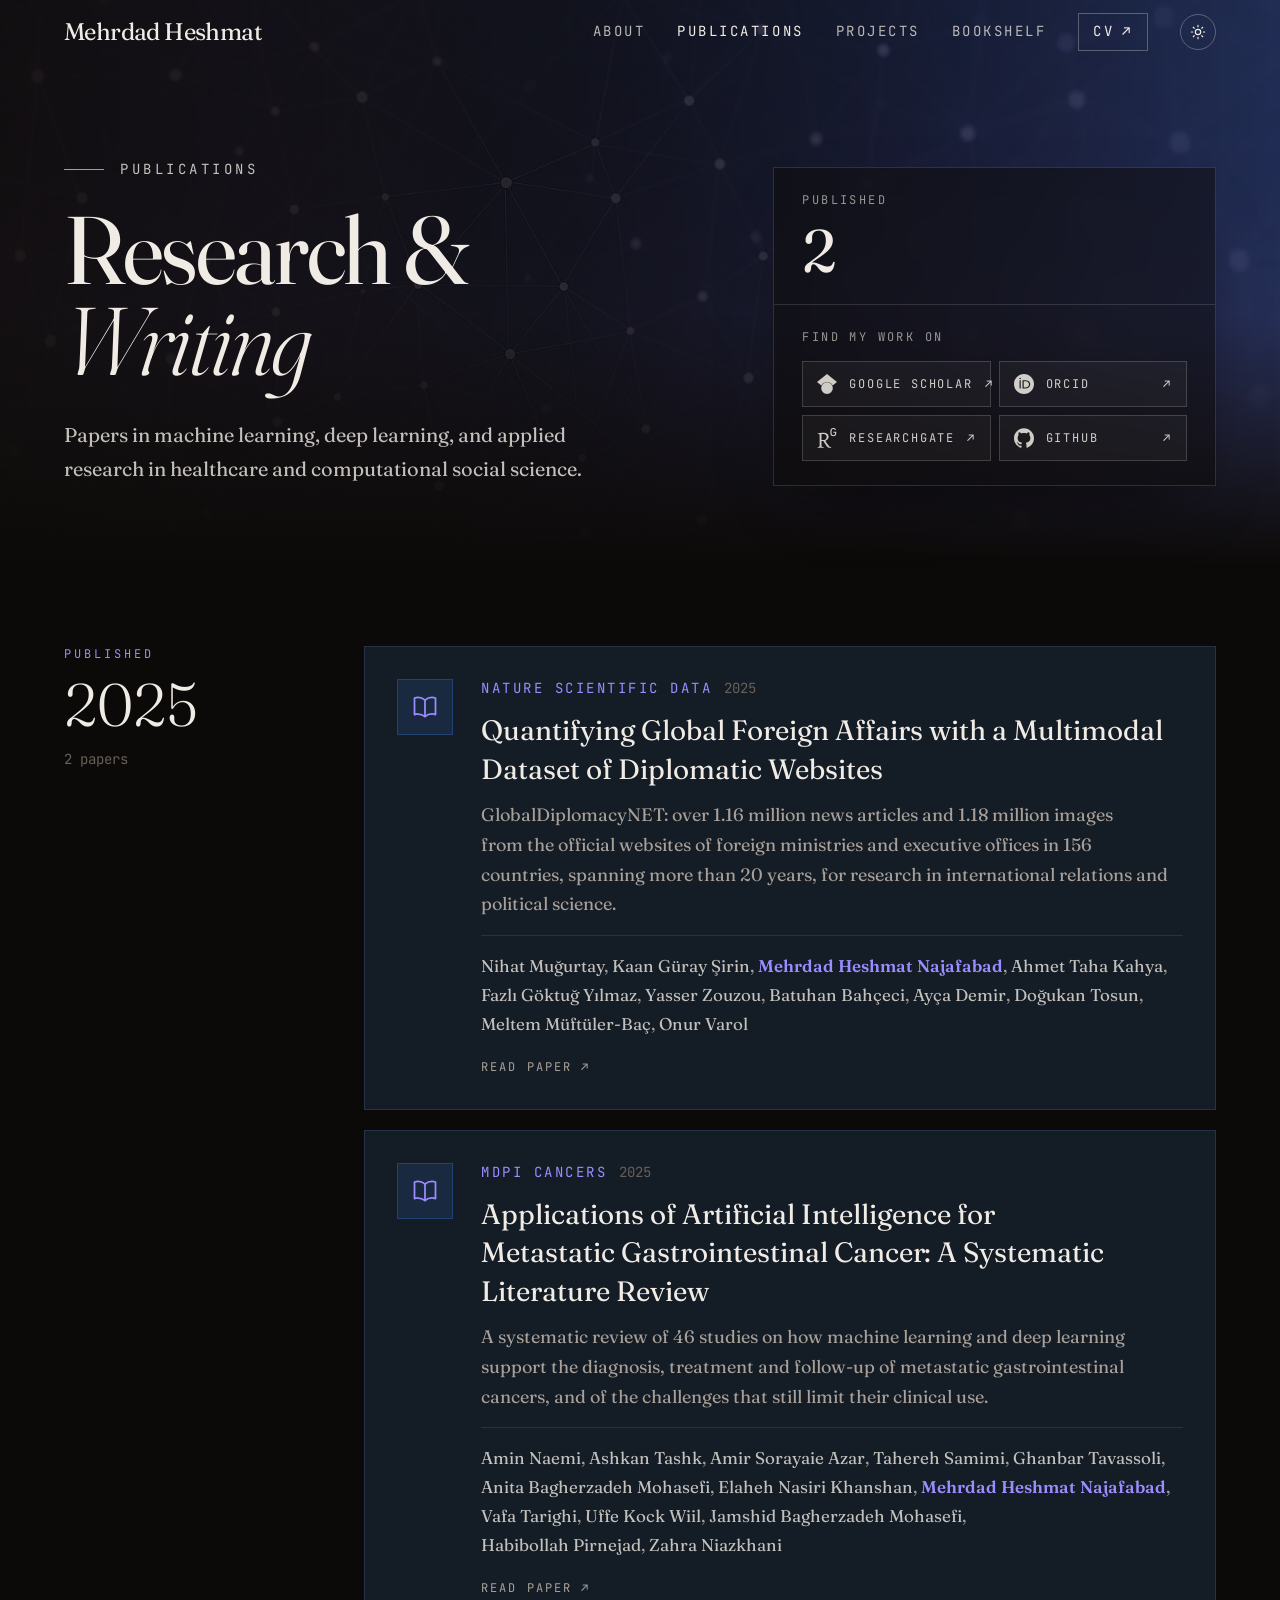
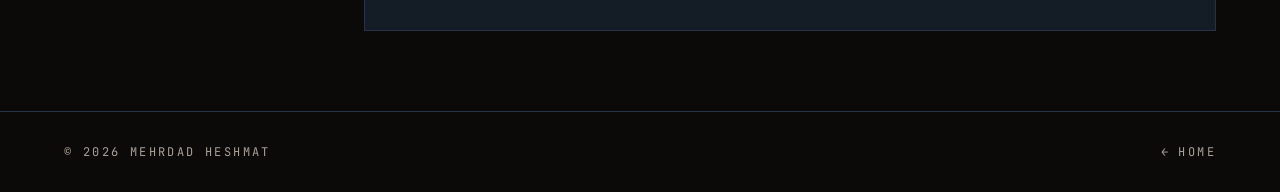
<file: publications/index.html>
<!DOCTYPE html><html><head><meta charset="utf-8">
<meta name="viewport" content="width=device-width, initial-scale=1">
<title>Publications – Mehrdad Heshmat</title>
<link rel="preconnect" href="https://fonts.googleapis.com">
<link rel="preconnect" href="https://fonts.gstatic.com" crossorigin>
<script src="https://www.googletagmanager.com/gtag/js?id=G-31ES1MN0ZB" async></script>
<link rel="stylesheet" href="https://fonts.googleapis.com/css2?family=Fraunces:ital,opsz,wght@0,9..144,300;0,9..144,400;0,9..144,500;0,9..144,600;1,9..144,300;1,9..144,400&family=JetBrains+Mono:wght@400;500&display=swap">
<style>/*! tailwindcss v4.1.7 | MIT License | https://tailwindcss.com */@layer properties{@supports ((-webkit-hyphens:none) and (not (margin-trim:inline))) or ((-moz-orient:inline) and (not (color:rgb(from red r g b)))){*,::backdrop,:after,:before{--tw-translate-x:0;--tw-translate-y:0;--tw-translate-z:0;--tw-rotate-x:initial;--tw-rotate-y:initial;--tw-rotate-z:initial;--tw-skew-x:initial;--tw-skew-y:initial;--tw-space-y-reverse:0;--tw-divide-x-reverse:0;--tw-border-style:solid;--tw-gradient-position:initial;--tw-gradient-from:#0000;--tw-gradient-via:#0000;--tw-gradient-to:#0000;--tw-gradient-stops:initial;--tw-gradient-via-stops:initial;--tw-gradient-from-position:0%;--tw-gradient-via-position:50%;--tw-gradient-to-position:100%;--tw-leading:initial;--tw-font-weight:initial;--tw-tracking:initial;--tw-shadow:0 0 #0000;--tw-shadow-color:initial;--tw-shadow-alpha:100%;--tw-inset-shadow:0 0 #0000;--tw-inset-shadow-color:initial;--tw-inset-shadow-alpha:100%;--tw-ring-color:initial;--tw-ring-shadow:0 0 #0000;--tw-inset-ring-color:initial;--tw-inset-ring-shadow:0 0 #0000;--tw-ring-inset:initial;--tw-ring-offset-width:0px;--tw-ring-offset-color:#fff;--tw-ring-offset-shadow:0 0 #0000;--tw-blur:initial;--tw-brightness:initial;--tw-contrast:initial;--tw-grayscale:initial;--tw-hue-rotate:initial;--tw-invert:initial;--tw-opacity:initial;--tw-saturate:initial;--tw-sepia:initial;--tw-drop-shadow:initial;--tw-drop-shadow-color:initial;--tw-drop-shadow-alpha:100%;--tw-drop-shadow-size:initial;--tw-backdrop-blur:initial;--tw-backdrop-brightness:initial;--tw-backdrop-contrast:initial;--tw-backdrop-grayscale:initial;--tw-backdrop-hue-rotate:initial;--tw-backdrop-invert:initial;--tw-backdrop-opacity:initial;--tw-backdrop-saturate:initial;--tw-backdrop-sepia:initial;--tw-duration:initial;--tw-ease:initial;--tw-scale-x:1;--tw-scale-y:1;--tw-scale-z:1}}}@layer theme{:host,:root{--font-sans:ui-sans-serif,system-ui,sans-serif,"Apple Color Emoji","Segoe UI Emoji","Segoe UI Symbol","Noto Color Emoji";--font-serif:ui-serif,Georgia,Cambria,"Times New Roman",Times,serif;--font-mono:ui-monospace,SFMono-Regular,Menlo,Monaco,Consolas,"Liberation Mono","Courier New",monospace;--color-indigo-500:oklch(58.5% .233 277.117);--color-purple-600:oklch(55.8% .288 302.321);--spacing:.25rem;--container-xs:20rem;--container-sm:24rem;--container-xl:36rem;--container-2xl:42rem;--container-3xl:48rem;--container-4xl:56rem;--text-xs:.75rem;--text-xs--line-height:1.33333;--text-sm:.875rem;--text-sm--line-height:1.42857;--text-base:1rem;--text-base--line-height:1.5;--text-lg:1.125rem;--text-lg--line-height:1.55556;--text-xl:1.25rem;--text-xl--line-height:1.4;--text-2xl:1.5rem;--text-2xl--line-height:1.33333;--text-3xl:1.875rem;--text-3xl--line-height:1.2;--text-4xl:2.25rem;--text-4xl--line-height:1.11111;--text-5xl:3rem;--text-5xl--line-height:1;--text-6xl:3.75rem;--text-6xl--line-height:1;--text-7xl:4.5rem;--text-7xl--line-height:1;--text-8xl:6rem;--text-8xl--line-height:1;--font-weight-light:300;--font-weight-medium:500;--tracking-tight:-.025em;--tracking-wider:.05em;--leading-tight:1.25;--leading-snug:1.375;--leading-relaxed:1.625;--ease-out:cubic-bezier(0,0,.2,1);--ease-in-out:cubic-bezier(.4,0,.2,1);--default-transition-duration:.15s;--default-transition-timing-function:cubic-bezier(.4,0,.2,1);--default-font-family:var(--font-sans);--default-mono-font-family:var(--font-mono)}}@layer base{*,::backdrop,:after,:before{border:0 solid;box-sizing:border-box;margin:0;padding:0}::file-selector-button{border:0 solid;box-sizing:border-box;margin:0;padding:0}:host,html{-webkit-text-size-adjust:100%;font-family:var(--default-font-family,ui-sans-serif,system-ui,sans-serif,"Apple Color Emoji","Segoe UI Emoji","Segoe UI Symbol","Noto Color Emoji");font-feature-settings:var(--default-font-feature-settings,normal);font-variation-settings:var(--default-font-variation-settings,normal);line-height:1.5;-moz-tab-size:4;-o-tab-size:4;tab-size:4;-webkit-tap-highlight-color:transparent}hr{border-top-width:1px;color:inherit;height:0}abbr:where([title]){-webkit-text-decoration:underline dotted;text-decoration:underline dotted}h1,h2,h3,h4,h5,h6{font-size:inherit;font-weight:inherit}a{color:inherit;-webkit-text-decoration:inherit;text-decoration:inherit}b,strong{font-weight:bolder}code,kbd,pre,samp{font-family:var(--default-mono-font-family,ui-monospace,SFMono-Regular,Menlo,Monaco,Consolas,"Liberation Mono","Courier New",monospace);font-feature-settings:var(--default-mono-font-feature-settings,normal);font-size:1em;font-variation-settings:var(--default-mono-font-variation-settings,normal)}small{font-size:80%}sub,sup{font-size:75%;line-height:0;position:relative;vertical-align:baseline}sub{bottom:-.25em}sup{top:-.5em}table{border-collapse:collapse;border-color:inherit;text-indent:0}:-moz-focusring{outline:auto}progress{vertical-align:baseline}summary{display:list-item}menu,ol,ul{list-style:none}audio,canvas,embed,iframe,img,object,svg,video{display:block;vertical-align:middle}img,video{height:auto;max-width:100%}button,input,optgroup,select,textarea{background-color:#0000;border-radius:0;color:inherit;font:inherit;font-feature-settings:inherit;font-variation-settings:inherit;letter-spacing:inherit;opacity:1}::file-selector-button{background-color:#0000;border-radius:0;color:inherit;font:inherit;font-feature-settings:inherit;font-variation-settings:inherit;letter-spacing:inherit;opacity:1}:where(select:is([multiple],[size])) optgroup{font-weight:bolder}:where(select:is([multiple],[size])) optgroup option{padding-inline-start:20px}::file-selector-button{margin-inline-end:4px}::-moz-placeholder{opacity:1}::placeholder{opacity:1}@supports (not (-webkit-appearance:-apple-pay-button)) or (contain-intrinsic-size:1px){::-moz-placeholder{color:currentColor}::placeholder{color:currentColor}@supports (color:color-mix(in lab,red,red)){::-moz-placeholder{color:color-mix(in oklab,currentcolor 50%,transparent)}::placeholder{color:color-mix(in oklab,currentcolor 50%,transparent)}}}textarea{resize:vertical}::-webkit-search-decoration{-webkit-appearance:none}::-webkit-date-and-time-value{min-height:1lh;text-align:inherit}::-webkit-datetime-edit{display:inline-flex}::-webkit-datetime-edit-fields-wrapper{padding:0}::-webkit-datetime-edit,::-webkit-datetime-edit-year-field{padding-block:0}::-webkit-datetime-edit-day-field,::-webkit-datetime-edit-month-field{padding-block:0}::-webkit-datetime-edit-hour-field,::-webkit-datetime-edit-minute-field{padding-block:0}::-webkit-datetime-edit-millisecond-field,::-webkit-datetime-edit-second-field{padding-block:0}::-webkit-datetime-edit-meridiem-field{padding-block:0}:-moz-ui-invalid{box-shadow:none}button,input:where([type=button],[type=reset],[type=submit]){-webkit-appearance:button;-moz-appearance:button;appearance:button}::file-selector-button{-webkit-appearance:button;-moz-appearance:button;appearance:button}::-webkit-inner-spin-button,::-webkit-outer-spin-button{height:auto}[hidden]:where(:not([hidden=until-found])){display:none!important}}@layer components;@layer utilities{.visible{visibility:visible}.absolute{position:absolute}.fixed{position:fixed}.relative{position:relative}.sticky{position:sticky}.inset-0{inset:calc(var(--spacing)*0)}.inset-x-0{inset-inline:calc(var(--spacing)*0)}.-top-2{top:calc(var(--spacing)*-2)}.top-0{top:calc(var(--spacing)*0)}.top-5{top:calc(var(--spacing)*5)}.-right-2{right:calc(var(--spacing)*-2)}.-bottom-2{bottom:calc(var(--spacing)*-2)}.-left-2{left:calc(var(--spacing)*-2)}.left-6{left:calc(var(--spacing)*6)}.isolate{isolation:isolate}.-z-10{z-index:-10}.z-50{z-index:50}.mx-2{margin-inline:calc(var(--spacing)*2)}.mx-auto{margin-inline:auto}.mt-0\.5{margin-top:calc(var(--spacing)*.5)}.mt-1{margin-top:calc(var(--spacing)*1)}.mt-1\.5{margin-top:calc(var(--spacing)*1.5)}.mt-2{margin-top:calc(var(--spacing)*2)}.mt-3{margin-top:calc(var(--spacing)*3)}.mt-4{margin-top:calc(var(--spacing)*4)}.mt-5{margin-top:calc(var(--spacing)*5)}.mt-6{margin-top:calc(var(--spacing)*6)}.mt-7{margin-top:calc(var(--spacing)*7)}.mt-8{margin-top:calc(var(--spacing)*8)}.mt-12{margin-top:calc(var(--spacing)*12)}.mb-1{margin-bottom:calc(var(--spacing)*1)}.mb-2{margin-bottom:calc(var(--spacing)*2)}.mb-3{margin-bottom:calc(var(--spacing)*3)}.mb-4{margin-bottom:calc(var(--spacing)*4)}.mb-5{margin-bottom:calc(var(--spacing)*5)}.mb-6{margin-bottom:calc(var(--spacing)*6)}.mb-8{margin-bottom:calc(var(--spacing)*8)}.mb-10{margin-bottom:calc(var(--spacing)*10)}.mb-14{margin-bottom:calc(var(--spacing)*14)}.ml-1{margin-left:calc(var(--spacing)*1)}.ml-2{margin-left:calc(var(--spacing)*2)}.line-clamp-1{-webkit-line-clamp:1}.line-clamp-1,.line-clamp-2{-webkit-box-orient:vertical;display:-webkit-box;overflow:hidden}.line-clamp-2{-webkit-line-clamp:2}.block{display:block}.flex{display:flex}.grid{display:grid}.hidden{display:none}.inline{display:inline}.inline-block{display:inline-block}.inline-flex{display:inline-flex}.aspect-\[2\/3\]{aspect-ratio:2/3}.aspect-\[4\/5\]{aspect-ratio:4/5}.h-2\.5{height:calc(var(--spacing)*2.5)}.h-4{height:calc(var(--spacing)*4)}.h-5{height:calc(var(--spacing)*5)}.h-6{height:calc(var(--spacing)*6)}.h-7{height:calc(var(--spacing)*7)}.h-8{height:calc(var(--spacing)*8)}.h-9{height:calc(var(--spacing)*9)}.h-12{height:calc(var(--spacing)*12)}.h-16{height:calc(var(--spacing)*16)}.h-20{height:calc(var(--spacing)*20)}.h-28{height:calc(var(--spacing)*28)}.h-56{height:calc(var(--spacing)*56)}.h-full{height:100%}.h-px{height:1px}.min-h-screen{min-height:100vh}.w-2\.5{width:calc(var(--spacing)*2.5)}.w-4{width:calc(var(--spacing)*4)}.w-5{width:calc(var(--spacing)*5)}.w-6{width:calc(var(--spacing)*6)}.w-7{width:calc(var(--spacing)*7)}.w-9{width:calc(var(--spacing)*9)}.w-10{width:calc(var(--spacing)*10)}.w-12{width:calc(var(--spacing)*12)}.w-36{width:calc(var(--spacing)*36)}.w-auto{width:auto}.w-full{width:100%}.w-px{width:1px}.max-w-2xl{max-width:var(--container-2xl)}.max-w-3xl{max-width:var(--container-3xl)}.max-w-4xl{max-width:var(--container-4xl)}.max-w-\[28rem\]{max-width:28rem}.max-w-\[96rem\]{max-width:96rem}.max-w-sm{max-width:var(--container-sm)}.max-w-xl{max-width:var(--container-xl)}.min-w-0{min-width:calc(var(--spacing)*0)}.flex-1{flex:1}.flex-shrink-0,.shrink-0{flex-shrink:0}.-translate-x-1{--tw-translate-x:calc(var(--spacing)*-1);translate:var(--tw-translate-x)var(--tw-translate-y)}.rotate-\[-1\.5deg\]{rotate:-1.5deg}.transform{transform:var(--tw-rotate-x,)var(--tw-rotate-y,)var(--tw-rotate-z,)var(--tw-skew-x,)var(--tw-skew-y,)}.scroll-mt-12{scroll-margin-top:calc(var(--spacing)*12)}.grid-cols-1{grid-template-columns:repeat(1,minmax(0,1fr))}.grid-cols-2{grid-template-columns:repeat(2,minmax(0,1fr))}.grid-cols-3{grid-template-columns:repeat(3,minmax(0,1fr))}.flex-col{flex-direction:column}.flex-wrap{flex-wrap:wrap}.items-baseline{align-items:baseline}.items-center{align-items:center}.items-end{align-items:flex-end}.items-start{align-items:flex-start}.justify-between{justify-content:space-between}.justify-center{justify-content:center}.gap-1{gap:calc(var(--spacing)*1)}.gap-1\.5{gap:calc(var(--spacing)*1.5)}.gap-2{gap:calc(var(--spacing)*2)}.gap-3{gap:calc(var(--spacing)*3)}.gap-4{gap:calc(var(--spacing)*4)}.gap-5{gap:calc(var(--spacing)*5)}.gap-6{gap:calc(var(--spacing)*6)}.gap-8{gap:calc(var(--spacing)*8)}.gap-10{gap:calc(var(--spacing)*10)}.gap-12{gap:calc(var(--spacing)*12)}.gap-px{gap:1px}:where(.space-y-4>:not(:last-child)){--tw-space-y-reverse:0;margin-block-end:calc(var(--spacing)*4*(1 - var(--tw-space-y-reverse)));margin-block-start:calc(var(--spacing)*4*var(--tw-space-y-reverse))}:where(.space-y-5>:not(:last-child)){--tw-space-y-reverse:0;margin-block-end:calc(var(--spacing)*5*(1 - var(--tw-space-y-reverse)));margin-block-start:calc(var(--spacing)*5*var(--tw-space-y-reverse))}.gap-x-3{-moz-column-gap:calc(var(--spacing)*3);column-gap:calc(var(--spacing)*3)}.gap-x-4{-moz-column-gap:calc(var(--spacing)*4);column-gap:calc(var(--spacing)*4)}.gap-x-5{-moz-column-gap:calc(var(--spacing)*5);column-gap:calc(var(--spacing)*5)}.gap-x-6{-moz-column-gap:calc(var(--spacing)*6);column-gap:calc(var(--spacing)*6)}.gap-y-1{row-gap:calc(var(--spacing)*1)}.gap-y-2{row-gap:calc(var(--spacing)*2)}.gap-y-3{row-gap:calc(var(--spacing)*3)}.gap-y-4{row-gap:calc(var(--spacing)*4)}.gap-y-8{row-gap:calc(var(--spacing)*8)}:where(.divide-x>:not(:last-child)){--tw-divide-x-reverse:0;border-inline-end-width:calc(1px*(1 - var(--tw-divide-x-reverse)));border-inline-start-width:calc(1px*var(--tw-divide-x-reverse));border-inline-style:var(--tw-border-style)}.truncate{text-overflow:ellipsis;white-space:nowrap}.overflow-hidden,.truncate{overflow:hidden}.rounded-full{border-radius:3.40282e+38px}.border{border-style:var(--tw-border-style);border-width:1px}.border-t{border-top-style:var(--tw-border-style);border-top-width:1px}.border-t-2{border-top-style:var(--tw-border-style);border-top-width:2px}.border-r-2{border-right-style:var(--tw-border-style);border-right-width:2px}.border-b{border-bottom-style:var(--tw-border-style);border-bottom-width:1px}.border-b-2{border-bottom-style:var(--tw-border-style);border-bottom-width:2px}.border-l-2{border-left-style:var(--tw-border-style);border-left-width:2px}.border-dashed{--tw-border-style:dashed;border-style:dashed}.bg-gradient-to-r{--tw-gradient-position:to right in oklab;background-image:linear-gradient(var(--tw-gradient-stops))}.from-indigo-500{--tw-gradient-from:var(--color-indigo-500);--tw-gradient-stops:var(--tw-gradient-via-stops,var(--tw-gradient-position),var(--tw-gradient-from)var(--tw-gradient-from-position),var(--tw-gradient-to)var(--tw-gradient-to-position))}.to-purple-600{--tw-gradient-to:var(--color-purple-600);--tw-gradient-stops:var(--tw-gradient-via-stops,var(--tw-gradient-position),var(--tw-gradient-from)var(--tw-gradient-from-position),var(--tw-gradient-to)var(--tw-gradient-to-position))}.object-contain{-o-object-fit:contain;object-fit:contain}.object-cover{-o-object-fit:cover;object-fit:cover}.p-2{padding:calc(var(--spacing)*2)}.p-3{padding:calc(var(--spacing)*3)}.p-6{padding:calc(var(--spacing)*6)}.p-7{padding:calc(var(--spacing)*7)}.px-2{padding-inline:calc(var(--spacing)*2)}.px-2\.5{padding-inline:calc(var(--spacing)*2.5)}.px-3{padding-inline:calc(var(--spacing)*3)}.px-3\.5{padding-inline:calc(var(--spacing)*3.5)}.px-4{padding-inline:calc(var(--spacing)*4)}.px-5{padding-inline:calc(var(--spacing)*5)}.px-6{padding-inline:calc(var(--spacing)*6)}.px-8{padding-inline:calc(var(--spacing)*8)}.py-0\.5{padding-block:calc(var(--spacing)*.5)}.py-1{padding-block:calc(var(--spacing)*1)}.py-1\.5{padding-block:calc(var(--spacing)*1.5)}.py-2{padding-block:calc(var(--spacing)*2)}.py-3{padding-block:calc(var(--spacing)*3)}.py-3\.5{padding-block:calc(var(--spacing)*3.5)}.py-4{padding-block:calc(var(--spacing)*4)}.py-5{padding-block:calc(var(--spacing)*5)}.py-8{padding-block:calc(var(--spacing)*8)}.py-12{padding-block:calc(var(--spacing)*12)}.py-14{padding-block:calc(var(--spacing)*14)}.pt-1{padding-top:calc(var(--spacing)*1)}.pt-4{padding-top:calc(var(--spacing)*4)}.pt-5{padding-top:calc(var(--spacing)*5)}.pt-6{padding-top:calc(var(--spacing)*6)}.pt-8{padding-top:calc(var(--spacing)*8)}.pt-12{padding-top:calc(var(--spacing)*12)}.pt-16{padding-top:calc(var(--spacing)*16)}.pt-28{padding-top:calc(var(--spacing)*28)}.pt-32{padding-top:calc(var(--spacing)*32)}.pb-0\.5{padding-bottom:calc(var(--spacing)*.5)}.pb-1{padding-bottom:calc(var(--spacing)*1)}.pb-6{padding-bottom:calc(var(--spacing)*6)}.pb-12{padding-bottom:calc(var(--spacing)*12)}.pb-14{padding-bottom:calc(var(--spacing)*14)}.pb-16{padding-bottom:calc(var(--spacing)*16)}.pb-24{padding-bottom:calc(var(--spacing)*24)}.pl-5{padding-left:calc(var(--spacing)*5)}.text-center{text-align:center}.text-left{text-align:left}.align-middle{vertical-align:middle}.font-mono{font-family:var(--font-mono)}.font-serif{font-family:var(--font-serif)}.text-2xl{font-size:var(--text-2xl);line-height:var(--tw-leading,var(--text-2xl--line-height))}.text-3xl{font-size:var(--text-3xl);line-height:var(--tw-leading,var(--text-3xl--line-height))}.text-4xl{font-size:var(--text-4xl);line-height:var(--tw-leading,var(--text-4xl--line-height))}.text-5xl{font-size:var(--text-5xl);line-height:var(--tw-leading,var(--text-5xl--line-height))}.text-base{font-size:var(--text-base);line-height:var(--tw-leading,var(--text-base--line-height))}.text-lg{font-size:var(--text-lg);line-height:var(--tw-leading,var(--text-lg--line-height))}.text-sm{font-size:var(--text-sm);line-height:var(--tw-leading,var(--text-sm--line-height))}.text-xl{font-size:var(--text-xl);line-height:var(--tw-leading,var(--text-xl--line-height))}.text-xs{font-size:var(--text-xs);line-height:var(--tw-leading,var(--text-xs--line-height))}.text-\[0\.625rem\]{font-size:.625rem}.text-\[0\.6875rem\]{font-size:.6875rem}.text-\[1\.75rem\]{font-size:1.75rem}.text-\[clamp\(3\.5rem\,9\.5vw\,8rem\)\]{font-size:clamp(3.5rem,9.5vw,8rem)}.leading-\[0\.92\]{--tw-leading:.92;line-height:.92}.leading-\[0\.95\]{--tw-leading:.95;line-height:.95}.leading-\[1\.1\]{--tw-leading:1.1;line-height:1.1}.leading-\[1\.6\]{--tw-leading:1.6;line-height:1.6}.leading-\[1\.7\]{--tw-leading:1.7;line-height:1.7}.leading-\[1\.65\]{--tw-leading:1.65;line-height:1.65}.leading-\[1\.75\]{--tw-leading:1.75;line-height:1.75}.leading-\[2\]{--tw-leading:2;line-height:2}.leading-none{--tw-leading:1;line-height:1}.leading-relaxed{--tw-leading:var(--leading-relaxed);line-height:var(--leading-relaxed)}.leading-snug{--tw-leading:var(--leading-snug);line-height:var(--leading-snug)}.leading-tight{--tw-leading:var(--leading-tight);line-height:var(--leading-tight)}.font-light{--tw-font-weight:var(--font-weight-light);font-weight:var(--font-weight-light)}.font-medium{--tw-font-weight:var(--font-weight-medium);font-weight:var(--font-weight-medium)}.tracking-\[0\.2em\]{--tw-tracking:.2em;letter-spacing:.2em}.tracking-\[0\.12em\]{--tw-tracking:.12em;letter-spacing:.12em}.tracking-\[0\.15em\]{--tw-tracking:.15em;letter-spacing:.15em}.tracking-\[0\.16em\]{--tw-tracking:.16em;letter-spacing:.16em}.tracking-\[0\.18em\]{--tw-tracking:.18em;letter-spacing:.18em}.tracking-\[0\.25em\]{--tw-tracking:.25em;letter-spacing:.25em}.tracking-tight{--tw-tracking:var(--tracking-tight);letter-spacing:var(--tracking-tight)}.tracking-wider{--tw-tracking:var(--tracking-wider);letter-spacing:var(--tracking-wider)}.text-balance{text-wrap:balance}.text-pretty{text-wrap:pretty}.text-wrap{text-wrap:wrap}.whitespace-nowrap{white-space:nowrap}.uppercase{text-transform:uppercase}.italic{font-style:italic}.not-italic{font-style:normal}.antialiased{-webkit-font-smoothing:antialiased;-moz-osx-font-smoothing:grayscale}.opacity-0{opacity:0}.shadow-lg{--tw-shadow:0 10px 15px -3px var(--tw-shadow-color,#0000001a),0 4px 6px -4px var(--tw-shadow-color,#0000001a)}.shadow-lg,.shadow-md{box-shadow:var(--tw-inset-shadow),var(--tw-inset-ring-shadow),var(--tw-ring-offset-shadow),var(--tw-ring-shadow),var(--tw-shadow)}.shadow-md{--tw-shadow:0 4px 6px -1px var(--tw-shadow-color,#0000001a),0 2px 4px -2px var(--tw-shadow-color,#0000001a)}.filter{filter:var(--tw-blur,)var(--tw-brightness,)var(--tw-contrast,)var(--tw-grayscale,)var(--tw-hue-rotate,)var(--tw-invert,)var(--tw-saturate,)var(--tw-sepia,)var(--tw-drop-shadow,)}.backdrop-filter{-webkit-backdrop-filter:var(--tw-backdrop-blur,)var(--tw-backdrop-brightness,)var(--tw-backdrop-contrast,)var(--tw-backdrop-grayscale,)var(--tw-backdrop-hue-rotate,)var(--tw-backdrop-invert,)var(--tw-backdrop-opacity,)var(--tw-backdrop-saturate,)var(--tw-backdrop-sepia,);backdrop-filter:var(--tw-backdrop-blur,)var(--tw-backdrop-brightness,)var(--tw-backdrop-contrast,)var(--tw-backdrop-grayscale,)var(--tw-backdrop-hue-rotate,)var(--tw-backdrop-invert,)var(--tw-backdrop-opacity,)var(--tw-backdrop-saturate,)var(--tw-backdrop-sepia,)}.transition{transition-duration:var(--tw-duration,var(--default-transition-duration));transition-property:color,background-color,border-color,outline-color,text-decoration-color,fill,stroke,--tw-gradient-from,--tw-gradient-via,--tw-gradient-to,opacity,box-shadow,transform,translate,scale,rotate,filter,-webkit-backdrop-filter,backdrop-filter,display,visibility,content-visibility,overlay,pointer-events;transition-timing-function:var(--tw-ease,var(--default-transition-timing-function))}.transition-all{transition-duration:var(--tw-duration,var(--default-transition-duration));transition-property:all;transition-timing-function:var(--tw-ease,var(--default-transition-timing-function))}.transition-colors{transition-duration:var(--tw-duration,var(--default-transition-duration));transition-property:color,background-color,border-color,outline-color,text-decoration-color,fill,stroke,--tw-gradient-from,--tw-gradient-via,--tw-gradient-to;transition-timing-function:var(--tw-ease,var(--default-transition-timing-function))}.transition-transform{transition-duration:var(--tw-duration,var(--default-transition-duration));transition-property:transform,translate,scale,rotate;transition-timing-function:var(--tw-ease,var(--default-transition-timing-function))}.duration-200{--tw-duration:.2s;transition-duration:.2s}.duration-500{--tw-duration:.5s;transition-duration:.5s}.ease-in-out{--tw-ease:var(--ease-in-out);transition-timing-function:var(--ease-in-out)}.ease-out{--tw-ease:var(--ease-out);transition-timing-function:var(--ease-out)}.select-none{-webkit-user-select:none;-moz-user-select:none;user-select:none}@media (hover:hover){.group-hover\:-translate-x-1:is(:where(.group):hover *){--tw-translate-x:calc(var(--spacing)*-1);translate:var(--tw-translate-x)var(--tw-translate-y)}.group-hover\:translate-x-0:is(:where(.group):hover *){--tw-translate-x:calc(var(--spacing)*0);translate:var(--tw-translate-x)var(--tw-translate-y)}.group-hover\:translate-x-0\.5:is(:where(.group):hover *){--tw-translate-x:calc(var(--spacing)*.5);translate:var(--tw-translate-x)var(--tw-translate-y)}.group-hover\:translate-x-1:is(:where(.group):hover *){--tw-translate-x:calc(var(--spacing)*1);translate:var(--tw-translate-x)var(--tw-translate-y)}.group-hover\:-translate-y-0\.5:is(:where(.group):hover *){--tw-translate-y:calc(var(--spacing)*-.5);translate:var(--tw-translate-x)var(--tw-translate-y)}.group-hover\:opacity-100:is(:where(.group):hover *){opacity:1}.group-hover\/link\:translate-x-0\.5:is(:where(.group\/link):hover *){--tw-translate-x:calc(var(--spacing)*.5);translate:var(--tw-translate-x)var(--tw-translate-y)}.group-hover\/link\:-translate-y-0\.5:is(:where(.group\/link):hover *){--tw-translate-y:calc(var(--spacing)*-.5);translate:var(--tw-translate-x)var(--tw-translate-y)}}.last\:mb-0:last-child{margin-bottom:calc(var(--spacing)*0)}.last\:border-b-0:last-child{border-bottom-style:var(--tw-border-style);border-bottom-width:0}.last\:pb-0:last-child{padding-bottom:calc(var(--spacing)*0)}@media (hover:hover){.hover\:-translate-y-0\.5:hover{--tw-translate-y:calc(var(--spacing)*-.5);translate:var(--tw-translate-x)var(--tw-translate-y)}.hover\:-translate-y-1:hover{--tw-translate-y:calc(var(--spacing)*-1);translate:var(--tw-translate-x)var(--tw-translate-y)}.hover\:scale-105:hover{--tw-scale-x:105%;--tw-scale-y:105%;--tw-scale-z:105%;scale:var(--tw-scale-x)var(--tw-scale-y)}.hover\:scale-\[1\.03\]:hover{scale:1.03}.hover\:rotate-0:hover{rotate:none}.hover\:border-solid:hover{--tw-border-style:solid;border-style:solid}.hover\:shadow-lg:hover{--tw-shadow:0 10px 15px -3px var(--tw-shadow-color,#0000001a),0 4px 6px -4px var(--tw-shadow-color,#0000001a)}.hover\:shadow-lg:hover,.hover\:shadow-xl:hover{box-shadow:var(--tw-inset-shadow),var(--tw-inset-ring-shadow),var(--tw-ring-offset-shadow),var(--tw-ring-shadow),var(--tw-shadow)}.hover\:shadow-xl:hover{--tw-shadow:0 20px 25px -5px var(--tw-shadow-color,#0000001a),0 8px 10px -6px var(--tw-shadow-color,#0000001a)}}@media (min-width:1400px){.min-\[1400px\]\:block{display:block}}@media (min-width:40rem){.sm\:flex{display:flex}.sm\:hidden{display:none}.sm\:inline{display:inline}.sm\:inline-flex{display:inline-flex}.sm\:w-auto{width:auto}.sm\:grid-cols-2{grid-template-columns:repeat(2,minmax(0,1fr))}.sm\:grid-cols-3{grid-template-columns:repeat(3,minmax(0,1fr))}.sm\:flex-row{flex-direction:row}.sm\:items-center{align-items:center}.sm\:gap-0{gap:calc(var(--spacing)*0)}.sm\:gap-x-6{-moz-column-gap:calc(var(--spacing)*6);column-gap:calc(var(--spacing)*6)}.sm\:gap-y-10{row-gap:calc(var(--spacing)*10)}.sm\:px-8{padding-inline:calc(var(--spacing)*8)}.sm\:py-5{padding-block:calc(var(--spacing)*5)}.sm\:text-3xl{font-size:var(--text-3xl);line-height:var(--tw-leading,var(--text-3xl--line-height))}.sm\:text-sm{font-size:var(--text-sm);line-height:var(--tw-leading,var(--text-sm--line-height))}.sm\:text-xl{font-size:var(--text-xl);line-height:var(--tw-leading,var(--text-xl--line-height))}.sm\:text-xs{font-size:var(--text-xs);line-height:var(--tw-leading,var(--text-xs--line-height))}.sm\:tracking-\[0\.18em\]{--tw-tracking:.18em;letter-spacing:.18em}}@media (min-width:48rem){.md\:absolute{position:absolute}.md\:top-1\/2{top:50%}.md\:left-0{left:calc(var(--spacing)*0)}.md\:col-span-1{grid-column:span 1/span 1}.md\:col-span-4{grid-column:span 4/span 4}.md\:col-span-5{grid-column:span 5/span 5}.md\:col-span-7{grid-column:span 7/span 7}.md\:col-span-8{grid-column:span 8/span 8}.md\:col-span-11{grid-column:span 11/span 11}.md\:mt-4{margin-top:calc(var(--spacing)*4)}.md\:mt-8{margin-top:calc(var(--spacing)*8)}.md\:mb-16{margin-bottom:calc(var(--spacing)*16)}.md\:h-7{height:calc(var(--spacing)*7)}.md\:h-14{height:calc(var(--spacing)*14)}.md\:h-64{height:calc(var(--spacing)*64)}.md\:w-7{width:calc(var(--spacing)*7)}.md\:w-14{width:calc(var(--spacing)*14)}.md\:max-w-xs{max-width:var(--container-xs)}.md\:-translate-y-1\/2{--tw-translate-y:-50%;translate:var(--tw-translate-x)var(--tw-translate-y)}.md\:grid-cols-2{grid-template-columns:repeat(2,minmax(0,1fr))}.md\:grid-cols-3{grid-template-columns:repeat(3,minmax(0,1fr))}.md\:grid-cols-4{grid-template-columns:repeat(4,minmax(0,1fr))}.md\:grid-cols-12{grid-template-columns:repeat(12,minmax(0,1fr))}.md\:flex-row{flex-direction:row}.md\:items-center{align-items:center}.md\:items-end{align-items:flex-end}.md\:items-start{align-items:flex-start}.md\:justify-between{justify-content:space-between}.md\:gap-7{gap:calc(var(--spacing)*7)}.md\:gap-8{gap:calc(var(--spacing)*8)}.md\:gap-10{gap:calc(var(--spacing)*10)}.md\:gap-12{gap:calc(var(--spacing)*12)}.md\:p-7{padding:calc(var(--spacing)*7)}.md\:p-8{padding:calc(var(--spacing)*8)}.md\:p-9{padding:calc(var(--spacing)*9)}.md\:p-10{padding:calc(var(--spacing)*10)}.md\:px-7{padding-inline:calc(var(--spacing)*7)}.md\:px-10{padding-inline:calc(var(--spacing)*10)}.md\:py-6{padding-block:calc(var(--spacing)*6)}.md\:py-16{padding-block:calc(var(--spacing)*16)}.md\:py-20{padding-block:calc(var(--spacing)*20)}.md\:pt-16{padding-top:calc(var(--spacing)*16)}.md\:pt-24{padding-top:calc(var(--spacing)*24)}.md\:pt-32{padding-top:calc(var(--spacing)*32)}.md\:pt-40{padding-top:calc(var(--spacing)*40)}.md\:pb-8{padding-bottom:calc(var(--spacing)*8)}.md\:pb-16{padding-bottom:calc(var(--spacing)*16)}.md\:pb-20{padding-bottom:calc(var(--spacing)*20)}.md\:pl-6{padding-left:calc(var(--spacing)*6)}.md\:text-right{text-align:right}.md\:text-2xl{font-size:var(--text-2xl);line-height:var(--tw-leading,var(--text-2xl--line-height))}.md\:text-3xl{font-size:var(--text-3xl);line-height:var(--tw-leading,var(--text-3xl--line-height))}.md\:text-4xl{font-size:var(--text-4xl);line-height:var(--tw-leading,var(--text-4xl--line-height))}.md\:text-5xl{font-size:var(--text-5xl);line-height:var(--tw-leading,var(--text-5xl--line-height))}.md\:text-6xl{font-size:var(--text-6xl);line-height:var(--tw-leading,var(--text-6xl--line-height))}.md\:text-7xl{font-size:var(--text-7xl);line-height:var(--tw-leading,var(--text-7xl--line-height))}.md\:text-sm{font-size:var(--text-sm);line-height:var(--tw-leading,var(--text-sm--line-height))}.md\:text-xl{font-size:var(--text-xl);line-height:var(--tw-leading,var(--text-xl--line-height))}.md\:text-\[1\.65rem\]{font-size:1.65rem}.md\:text-\[1\.75rem\]{font-size:1.75rem}.md\:text-\[1\.0625rem\]{font-size:1.0625rem}}@media (min-width:64rem){.lg\:sticky{position:sticky}.lg\:top-28{top:calc(var(--spacing)*28)}.lg\:col-span-3{grid-column:span 3/span 3}.lg\:col-span-5{grid-column:span 5/span 5}.lg\:col-span-7{grid-column:span 7/span 7}.lg\:col-span-9{grid-column:span 9/span 9}.lg\:flex{display:flex}.lg\:hidden{display:none}.lg\:grid-cols-5{grid-template-columns:repeat(5,minmax(0,1fr))}.lg\:grid-cols-12{grid-template-columns:repeat(12,minmax(0,1fr))}.lg\:gap-8{gap:calc(var(--spacing)*8)}.lg\:gap-12{gap:calc(var(--spacing)*12)}.lg\:gap-16{gap:calc(var(--spacing)*16)}.lg\:pl-10{padding-left:calc(var(--spacing)*10)}}@media (min-width:80rem){.xl\:grid-cols-6{grid-template-columns:repeat(6,minmax(0,1fr))}.xl\:gap-16{gap:calc(var(--spacing)*16)}.xl\:px-16{padding-inline:calc(var(--spacing)*16)}.xl\:pl-14{padding-left:calc(var(--spacing)*14)}.xl\:text-8xl{font-size:var(--text-8xl);line-height:var(--tw-leading,var(--text-8xl--line-height))}}@media (min-width:96rem){.\32xl\:grid-cols-7{grid-template-columns:repeat(7,minmax(0,1fr))}}}@property --tw-translate-x{syntax:"*";inherits:false;initial-value:0}@property --tw-translate-y{syntax:"*";inherits:false;initial-value:0}@property --tw-translate-z{syntax:"*";inherits:false;initial-value:0}@property --tw-rotate-x{syntax:"*";inherits:false}@property --tw-rotate-y{syntax:"*";inherits:false}@property --tw-rotate-z{syntax:"*";inherits:false}@property --tw-skew-x{syntax:"*";inherits:false}@property --tw-skew-y{syntax:"*";inherits:false}@property --tw-space-y-reverse{syntax:"*";inherits:false;initial-value:0}@property --tw-divide-x-reverse{syntax:"*";inherits:false;initial-value:0}@property --tw-border-style{syntax:"*";inherits:false;initial-value:solid}@property --tw-gradient-position{syntax:"*";inherits:false}@property --tw-gradient-from{syntax:"<color>";inherits:false;initial-value:#0000}@property --tw-gradient-via{syntax:"<color>";inherits:false;initial-value:#0000}@property --tw-gradient-to{syntax:"<color>";inherits:false;initial-value:#0000}@property --tw-gradient-stops{syntax:"*";inherits:false}@property --tw-gradient-via-stops{syntax:"*";inherits:false}@property --tw-gradient-from-position{syntax:"<length-percentage>";inherits:false;initial-value:0}@property --tw-gradient-via-position{syntax:"<length-percentage>";inherits:false;initial-value:50%}@property --tw-gradient-to-position{syntax:"<length-percentage>";inherits:false;initial-value:100%}@property --tw-leading{syntax:"*";inherits:false}@property --tw-font-weight{syntax:"*";inherits:false}@property --tw-tracking{syntax:"*";inherits:false}@property --tw-shadow{syntax:"*";inherits:false;initial-value:0 0 #0000}@property --tw-shadow-color{syntax:"*";inherits:false}@property --tw-shadow-alpha{syntax:"<percentage>";inherits:false;initial-value:100%}@property --tw-inset-shadow{syntax:"*";inherits:false;initial-value:0 0 #0000}@property --tw-inset-shadow-color{syntax:"*";inherits:false}@property --tw-inset-shadow-alpha{syntax:"<percentage>";inherits:false;initial-value:100%}@property --tw-ring-color{syntax:"*";inherits:false}@property --tw-ring-shadow{syntax:"*";inherits:false;initial-value:0 0 #0000}@property --tw-inset-ring-color{syntax:"*";inherits:false}@property --tw-inset-ring-shadow{syntax:"*";inherits:false;initial-value:0 0 #0000}@property --tw-ring-inset{syntax:"*";inherits:false}@property --tw-ring-offset-width{syntax:"<length>";inherits:false;initial-value:0}@property --tw-ring-offset-color{syntax:"*";inherits:false;initial-value:#fff}@property --tw-ring-offset-shadow{syntax:"*";inherits:false;initial-value:0 0 #0000}@property --tw-blur{syntax:"*";inherits:false}@property --tw-brightness{syntax:"*";inherits:false}@property --tw-contrast{syntax:"*";inherits:false}@property --tw-grayscale{syntax:"*";inherits:false}@property --tw-hue-rotate{syntax:"*";inherits:false}@property --tw-invert{syntax:"*";inherits:false}@property --tw-opacity{syntax:"*";inherits:false}@property --tw-saturate{syntax:"*";inherits:false}@property --tw-sepia{syntax:"*";inherits:false}@property --tw-drop-shadow{syntax:"*";inherits:false}@property --tw-drop-shadow-color{syntax:"*";inherits:false}@property --tw-drop-shadow-alpha{syntax:"<percentage>";inherits:false;initial-value:100%}@property --tw-drop-shadow-size{syntax:"*";inherits:false}@property --tw-backdrop-blur{syntax:"*";inherits:false}@property --tw-backdrop-brightness{syntax:"*";inherits:false}@property --tw-backdrop-contrast{syntax:"*";inherits:false}@property --tw-backdrop-grayscale{syntax:"*";inherits:false}@property --tw-backdrop-hue-rotate{syntax:"*";inherits:false}@property --tw-backdrop-invert{syntax:"*";inherits:false}@property --tw-backdrop-opacity{syntax:"*";inherits:false}@property --tw-backdrop-saturate{syntax:"*";inherits:false}@property --tw-backdrop-sepia{syntax:"*";inherits:false}@property --tw-duration{syntax:"*";inherits:false}@property --tw-ease{syntax:"*";inherits:false}@property --tw-scale-x{syntax:"*";inherits:false;initial-value:1}@property --tw-scale-y{syntax:"*";inherits:false;initial-value:1}@property --tw-scale-z{syntax:"*";inherits:false;initial-value:1}</style>
<style>:root{--paper:#f8f7f4;--paper-deep:#e3edf9;--ink:#0f0d0b;--fg-soft:#3c3830;--fg-mute:#807870;--accent:#5a4bd1;--accent-soft:#675dc9;--rule:#c5d6eb}html.dark{--paper:#0c0a08;--paper-deep:#141c26;--ink:#f0ebe4;--fg-soft:#a8a098;--fg-mute:#686058;--accent:#9b8cff;--accent-soft:#aaa3e0;--rule:#263346}body,html{background:var(--paper);color:var(--ink);transition:background-color .4s ease,color .4s ease}.font-serif,body,html{font-family:Fraunces,Georgia,serif;font-feature-settings:"ss01","ss02"}.font-mono{font-family:JetBrains Mono,ui-monospace,SFMono-Regular,monospace}.bg-paper{background-color:var(--paper)}.bg-paper-deep{background-color:var(--paper-deep)}html:not(.dark) .bg-paper-deep.border:not(:hover){box-shadow:0 1px 2px #14325a0f,0 8px 24px -16px #1e5aa04d}.bg-paper\/90{background-color:rgb(from var(--paper) r g b/.9)}.text-paper{color:var(--paper)}.text-paper\/85{color:rgb(from var(--paper) r g b/.85)}.text-paper\/60{color:rgb(from var(--paper) r g b/.6)}.border-paper\/40{border-color:rgb(from var(--paper) r g b/.4)}.border-paper\/30{border-color:rgb(from var(--paper) r g b/.3)}.border-paper\/60{border-color:rgb(from var(--paper) r g b/.6)}.hover\:border-paper:hover{border-color:var(--paper)}.text-ink{color:var(--ink)}.text-fg-soft{color:var(--fg-soft)}.text-fg-mute{color:var(--fg-mute)}.text-fg-mute\/40{color:rgb(from var(--fg-mute) r g b/.4)}.text-accent{color:var(--accent)}.text-accent\/60{color:rgb(from var(--accent) r g b/.6)}.text-accent-soft{color:var(--accent-soft)}.bg-accent{background-color:var(--accent)}.border-accent{border-color:var(--accent)}.border-accent\/40{border-color:rgb(from var(--accent) r g b/.4)}.border-accent\/30{border-color:rgb(from var(--accent) r g b/.3)}.hover\:border-accent:hover{border-color:var(--accent)}.border-rule,.divide-rule>:not(:last-child){border-color:var(--rule)}.bg-rule{background-color:var(--rule)}.group:hover .group-hover\:text-accent,.hover\:text-accent:hover{color:var(--accent)}.hover\:text-ink:hover{color:var(--ink)}.hover\:text-paper:hover{color:var(--paper)}.hover\:bg-accent:hover{background-color:var(--accent)}:root{--hero-ink:#f0ebe4;--hero-accent:#9b8cff}.text-hero{color:#f0ebe4}.text-hero\/85{color:#f1ece5d9}.text-hero\/80{color:#f1ece5cc}.text-hero\/60{color:#f1ece599}.text-hero\/55{color:#f1ece58c}.text-hero\/50{color:#f1ece580}.border-hero\/40{border-color:#f1ece566}.hover\:border-hero:hover{border-color:#f0ebe4}.hero-glass{backdrop-filter:blur(14px);-webkit-backdrop-filter:blur(14px);background-color:#0c0a0880;border:1px solid hsla(35,29%,92%,.14);box-shadow:0 30px 60px -30px #0009}.hero-glass-divide>:not(:last-child),.hero-glass-line{border-color:#f1ece524}.hero-glass-btn{background-color:#f1ece50a;border:1px solid hsla(35,29%,92%,.18);color:#f1ece5d9;transition:border-color .2s ease,color .2s ease,background-color .2s ease}.hero-glass-btn:hover{background-color:#9b8cff14;border-color:var(--hero-accent);color:var(--hero-accent)}</style>
<style>.paper-tile[data-v-b9aaf603]{background-color:#3b82f61f;border:1px solid rgba(59,130,246,.28);color:var(--accent);transition:background-color .2s ease}.paper:hover .paper-tile[data-v-b9aaf603]{background-color:#3b82f633}.paper-authors>span[data-v-b9aaf603]:not(.paper-sep){white-space:nowrap}.paper-authors[data-v-b9aaf603]{color:color-mix(in srgb,var(--ink) 80%,transparent)}.paper-sep[data-v-b9aaf603]{color:var(--fg-soft)}.paper-me[data-v-b9aaf603]{color:var(--accent);font-weight:600}</style>
<style>.site-nav[data-v-33d02c16]{border-bottom:1px solid transparent;color:var(--hero-ink);transition:background-color .3s ease,border-color .3s ease,color .3s ease}.site-nav.is-solid[data-v-33d02c16]{backdrop-filter:blur(12px);-webkit-backdrop-filter:blur(12px);background-color:rgb(from var(--paper) r g b/.88);border-bottom-color:var(--rule);color:var(--ink)}.site-nav.is-open[data-v-33d02c16]{background-color:var(--paper)}.nav-link[data-v-33d02c16]{opacity:.75;transition:opacity .2s ease,color .2s ease}.nav-link[data-v-33d02c16]:hover{color:var(--hero-accent);opacity:1}.site-nav.is-solid .nav-link[data-v-33d02c16]:hover{color:var(--accent)}.nav-link[aria-current=page][data-v-33d02c16]{opacity:1}.site-nav.is-solid .nav-link[aria-current=page][data-v-33d02c16]{color:var(--accent)}.mobile-link[data-v-33d02c16]{color:var(--fg-soft);transition:color .2s ease}.mobile-link[data-v-33d02c16]:hover,.mobile-link[aria-current=page][data-v-33d02c16]{color:var(--accent)}.nav-cv[data-v-33d02c16],.nav-icon-btn[data-v-33d02c16]{border-color:color-mix(in srgb,currentColor 30%,transparent);transition:border-color .2s ease,color .2s ease}.nav-cv[data-v-33d02c16]:hover,.nav-icon-btn[data-v-33d02c16]:hover{border-color:var(--hero-accent);color:var(--hero-accent)}.site-nav.is-solid .nav-cv[data-v-33d02c16]:hover,.site-nav.is-solid .nav-icon-btn[data-v-33d02c16]:hover{border-color:var(--accent);color:var(--accent)}</style>
<style>.page-hero-bg[data-v-e5570c81]{background:linear-gradient(180deg,transparent 55%,#0c0a08),linear-gradient(90deg,#0c0a08eb,#0c0a08cc 45%,#0c0a0880),#0c0a08 url(/backg.webp) 50% /cover no-repeat}@media (max-width:767px){.page-hero-bg[data-v-e5570c81]{background:linear-gradient(180deg,#0c0a08b8 0,#0c0a08db 70%,#0c0a08),#0c0a08 url(/backg.webp) 70% /cover no-repeat}}.page-hero-rule[data-v-e5570c81]{background-color:var(--hero-accent)}</style>
<link rel="stylesheet" href="/_nuxt/SiteNav.BOD31trE.css" crossorigin>
<link rel="stylesheet" href="/_nuxt/PageHero.DBZSW7L7.css" crossorigin>
<link rel="preload" as="image" href="/backg.webp" type="image/webp" fetchpriority="high">
<link rel="preload" as="fetch" crossorigin="anonymous" href="/publications/_payload.json?40536cd9-b55a-416c-baac-01b45d236400">
<link rel="modulepreload" as="script" crossorigin href="/_nuxt/tCCvuskZ.js">
<link rel="modulepreload" as="script" crossorigin href="/_nuxt/Bgk7XP9q.js">
<link rel="modulepreload" as="script" crossorigin href="/_nuxt/DI0A7rl2.js">
<link rel="modulepreload" as="script" crossorigin href="/_nuxt/DlAUqK2U.js">
<link rel="modulepreload" as="script" crossorigin href="/_nuxt/BSwTMUe1.js">
<link rel="preload" as="fetch" fetchpriority="low" crossorigin="anonymous" href="/_nuxt/builds/meta/40536cd9-b55a-416c-baac-01b45d236400.json">
<link rel="prefetch" as="script" crossorigin href="/_nuxt/BaGkd3ai.js">
<link rel="prefetch" as="script" crossorigin href="/_nuxt/BSf6YXEt.js">
<script>try{if(localStorage.getItem('theme')!=='light')document.documentElement.classList.add('dark')}catch(e){document.documentElement.classList.add('dark')}</script>
<script>window.dataLayer=window.dataLayer||[];function gtag(){dataLayer.push(arguments);}gtag('js',new Date());gtag('config','G-31ES1MN0ZB');</script>
<meta name="description" content="Publications by Mehrdad Heshmat, M.Sc. student at Sabancı University.">
<script type="module" src="/_nuxt/tCCvuskZ.js" crossorigin></script></head><body><div id="__nuxt"><!--[--><div class="bg-paper text-ink antialiased min-h-screen" data-v-b9aaf603><header class="site-nav inset-x-0 top-0 z-50 fixed" data-v-b9aaf603 data-v-33d02c16><nav class="max-w-[96rem] mx-auto px-6 md:px-10 xl:px-16 h-16 flex items-center justify-between" aria-label="Primary" data-v-33d02c16><a href="/" class="font-serif text-2xl leading-none tracking-tight whitespace-nowrap" data-v-33d02c16> Mehrdad Heshmat </a><div class="flex items-center gap-3 md:gap-8" data-v-33d02c16><ul class="hidden lg:flex items-center gap-8 font-mono text-sm uppercase tracking-[0.18em]" data-v-33d02c16><!--[--><li data-v-33d02c16><a href="/#about" class="nav-link" data-v-33d02c16>About</a></li><li data-v-33d02c16><a href="/publications" class="nav-link" aria-current="page" data-v-33d02c16>Publications</a></li><li data-v-33d02c16><a href="/projects" class="nav-link" data-v-33d02c16>Projects</a></li><li data-v-33d02c16><a href="/books" class="nav-link" data-v-33d02c16>Bookshelf</a></li><!--]--></ul><a href="/cv.pdf" target="_blank" rel="noopener" class="nav-cv hidden sm:inline-flex items-center gap-2 font-mono text-sm uppercase tracking-[0.18em] px-3.5 py-2 border" data-v-33d02c16>CV <span aria-hidden="true" data-v-33d02c16>↗</span></a><button type="button" aria-label="Switch to light mode" class="nav-icon-btn w-9 h-9 rounded-full flex items-center justify-center border" data-v-33d02c16><svg xmlns="http://www.w3.org/2000/svg" width="16" height="16" viewBox="0 0 24 24" fill="none" stroke="currentColor" stroke-width="1.75" stroke-linecap="round" stroke-linejoin="round" aria-hidden="true" data-v-33d02c16><circle cx="12" cy="12" r="4" data-v-33d02c16></circle><path d="M12 2v2M12 20v2M4.93 4.93l1.41 1.41M17.66 17.66l1.41 1.41M2 12h2M20 12h2M4.93 19.07l1.41-1.41M17.66 6.34l1.41-1.41" data-v-33d02c16></path></svg></button><button type="button" aria-expanded="false" aria-controls="mobile-menu" aria-label="Open menu" class="nav-icon-btn lg:hidden w-9 h-9 rounded-full flex items-center justify-center border" data-v-33d02c16><svg xmlns="http://www.w3.org/2000/svg" width="16" height="16" viewBox="0 0 24 24" fill="none" stroke="currentColor" stroke-width="1.75" stroke-linecap="round" aria-hidden="true" data-v-33d02c16><path d="M4 8h16M4 16h16" data-v-33d02c16></path></svg></button></div></nav><div style="display:none;" id="mobile-menu" class="lg:hidden border-t border-rule" data-v-33d02c16><ul class="max-w-[96rem] mx-auto px-6 py-4 flex flex-col font-mono text-base uppercase tracking-[0.2em]" data-v-33d02c16><!--[--><li data-v-33d02c16><a href="/#about" class="mobile-link block py-3" data-v-33d02c16>About</a></li><li data-v-33d02c16><a href="/publications" class="mobile-link block py-3" aria-current="page" data-v-33d02c16>Publications</a></li><li data-v-33d02c16><a href="/projects" class="mobile-link block py-3" data-v-33d02c16>Projects</a></li><li data-v-33d02c16><a href="/books" class="mobile-link block py-3" data-v-33d02c16>Bookshelf</a></li><!--]--><li data-v-33d02c16><a href="/cv.pdf" target="_blank" rel="noopener" class="mobile-link block py-3" data-v-33d02c16>CV / Résumé ↗</a></li></ul></div></header><section id="top" class="relative isolate overflow-hidden pt-32 pb-14 md:pt-40 md:pb-20" data-v-b9aaf603 data-v-e5570c81><div class="page-hero-bg absolute inset-0 -z-10" aria-hidden="true" data-v-e5570c81></div><div class="max-w-[96rem] mx-auto px-6 md:px-10 xl:px-16 grid lg:grid-cols-12 gap-10 lg:gap-16 items-end" data-v-e5570c81><div class="lg:col-span-7" data-v-e5570c81><p class="flex items-center gap-4 font-mono text-xs sm:text-sm tracking-[0.25em] uppercase text-hero/80 mb-6" data-v-e5570c81><span class="page-hero-rule h-px w-10 shrink-0" aria-hidden="true" data-v-e5570c81></span> Publications</p><h1 class="font-serif text-5xl md:text-7xl xl:text-8xl leading-[0.95] tracking-tight text-hero" data-v-e5570c81><!--[-->Research &amp; <span class="italic font-light" data-v-b9aaf603>Writing</span><!--]--></h1><p class="font-serif text-lg md:text-xl text-hero/80 max-w-xl leading-[1.7] mt-6 md:mt-8 text-pretty" data-v-e5570c81>Papers in machine learning, deep learning, and applied research in healthcare and computational social science.</p></div><div class="lg:col-span-5" data-v-e5570c81><!--[--><div class="hero-glass" data-v-b9aaf603><dl class="grid-cols-1 grid divide-x hero-glass-divide border-b hero-glass-line" data-v-b9aaf603><!--[--><div class="px-5 py-5 md:px-7 md:py-6" data-v-b9aaf603><dt class="font-mono text-xs uppercase tracking-[0.2em] text-hero/60" data-v-b9aaf603>Published</dt><dd class="font-serif text-5xl md:text-6xl leading-none text-hero mt-3" data-v-b9aaf603>2</dd></div><!--]--></dl><div class="px-5 py-5 md:px-7 md:py-6" data-v-b9aaf603><p class="font-mono text-xs uppercase tracking-[0.2em] text-hero/60 mb-4" data-v-b9aaf603>Find my work on</p><ul class="grid grid-cols-1 sm:grid-cols-2 gap-2" data-v-b9aaf603><!--[--><li data-v-b9aaf603><a href="https://scholar.google.com/citations?user=hH8h4d0AAAAJ" target="_blank" rel="noopener me" class="hero-glass-btn group flex items-center gap-3 px-3.5 py-3 font-mono text-xs uppercase tracking-[0.15em]" data-v-b9aaf603><svg xmlns="http://www.w3.org/2000/svg" viewBox="0 0 24 24" fill="currentColor" class="w-5 h-5 shrink-0" aria-hidden="true" data-v-b9aaf603><path d="M5.242 13.769L0 9.5 12 0l12 9.5-5.242 4.269C17.548 11.249 14.978 9.5 12 9.5c-2.977 0-5.548 1.748-6.758 4.269zM12 10a7 7 0 1 0 0 14 7 7 0 0 0 0-14z" data-v-b9aaf603></path></svg><span class="flex-1 whitespace-nowrap" data-v-b9aaf603>Google Scholar</span><span class="transition-transform group-hover:translate-x-0.5 group-hover:-translate-y-0.5" aria-hidden="true" data-v-b9aaf603>↗</span></a></li><li data-v-b9aaf603><a href="https://orcid.org/0009-0001-6282-6081" target="_blank" rel="noopener me" class="hero-glass-btn group flex items-center gap-3 px-3.5 py-3 font-mono text-xs uppercase tracking-[0.15em]" data-v-b9aaf603><svg xmlns="http://www.w3.org/2000/svg" viewBox="0 0 24 24" fill="currentColor" class="w-5 h-5 shrink-0" aria-hidden="true" data-v-b9aaf603><path d="M12 0C5.372 0 0 5.372 0 12s5.372 12 12 12 12-5.372 12-12S18.628 0 12 0zM7.369 4.378c.525 0 .947.431.947.947s-.422.947-.947.947a.95.95 0 0 1-.947-.947c0-.525.422-.947.947-.947zm-.722 3.038h1.444v10.041H6.647V7.416zm3.562 0h3.9c3.712 0 5.344 2.653 5.344 5.025 0 2.578-2.016 5.025-5.325 5.025h-3.919V7.416zm1.444 1.303v7.444h2.297c3.272 0 4.022-2.484 4.022-3.722 0-2.016-1.284-3.722-4.097-3.722h-2.222z" data-v-b9aaf603></path></svg><span class="flex-1 whitespace-nowrap" data-v-b9aaf603>ORCID</span><span class="transition-transform group-hover:translate-x-0.5 group-hover:-translate-y-0.5" aria-hidden="true" data-v-b9aaf603>↗</span></a></li><li data-v-b9aaf603><a href="https://www.researchgate.net/profile/Mehrdad-Heshmat" target="_blank" rel="noopener me" class="hero-glass-btn group flex items-center gap-3 px-3.5 py-3 font-mono text-xs uppercase tracking-[0.15em]" data-v-b9aaf603><svg xmlns="http://www.w3.org/2000/svg" viewBox="0 0 24 24" fill="currentColor" class="w-5 h-5 shrink-0" aria-hidden="true" data-v-b9aaf603><path d="M19.586 0c-.818 0-1.508.19-2.073.565-.563.377-.97.936-1.213 1.68a3.193 3.193 0 0 0-.112.437 8.365 8.365 0 0 0-.078.53 9 9 0 0 0-.05.727c-.01.282-.013.621-.013 1.016a31.121 31.123 0 0 0 .014 1.017 9 9 0 0 0 .05.727 7.946 7.946 0 0 0 .077.53h-.005a3.334 3.334 0 0 0 .113.438c.245.743.65 1.303 1.214 1.68.565.376 1.256.564 2.075.564.8 0 1.536-.213 2.105-.603.57-.39.94-.916 1.175-1.65.076-.235.135-.558.177-.93a10.9 10.9 0 0 0 .043-1.207v-.82c0-.095-.047-.142-.14-.142h-3.064c-.094 0-.14.047-.14.141v.956c0 .094.046.14.14.14h1.666c.056 0 .084.03.084.086 0 .36 0 .62-.036.865-.038.244-.1.447-.147.606-.108.385-.348.664-.638.876-.29.212-.738.35-1.227.35-.545 0-.901-.15-1.21-.353-.306-.203-.517-.454-.67-.915a3.136 3.136 0 0 1-.147-.762 17.366 17.367 0 0 1-.034-.656c-.01-.26-.014-.572-.014-.939a26.401 26.403 0 0 1 .014-.938 15.821 15.822 0 0 1 .035-.656 3.19 3.19 0 0 1 .148-.76 1.89 1.89 0 0 1 .742-1.01c.344-.244.593-.352 1.137-.352.508 0 .815.096 1.144.303.33.207.528.492.764.925.047.094.111.118.198.07l1.044-.43c.075-.048.09-.115.042-.199a3.549 3.549 0 0 0-.466-.742 3 3 0 0 0-.679-.607 3.313 3.313 0 0 0-.903-.41A4.068 4.068 0 0 0 19.586 0zM8.217 5.836c-1.69 0-3.036.086-4.297.086-1.146 0-2.291 0-3.007-.029v.831l1.088.2c.744.144 1.174.488 1.174 2.264v11.288c0 1.777-.43 2.12-1.174 2.263l-1.088.2v.832c.773-.029 2.12-.086 3.465-.086 1.29 0 2.951.057 3.667.086v-.831l-1.49-.2c-.773-.115-1.174-.487-1.174-2.264v-4.784c.688.057 1.29.057 2.206.057 1.748 3.123 3.41 5.472 4.355 6.56.86 1.032 2.177 1.691 3.839 1.691.487 0 1.003-.086 1.318-.23v-.744c-1.031 0-2.063-.716-2.808-1.518-1.26-1.376-2.95-3.582-4.355-6.074 2.32-.545 4.04-2.722 4.04-4.9 0-3.208-2.492-4.698-5.758-4.698zm-.515 1.29c2.406 0 3.839 1.26 3.839 3.552 0 2.263-1.547 3.782-4.097 3.782-.974 0-1.404-.03-2.063-.086v-7.19c.66-.059 1.547-.059 2.32-.059z" data-v-b9aaf603></path></svg><span class="flex-1 whitespace-nowrap" data-v-b9aaf603>ResearchGate</span><span class="transition-transform group-hover:translate-x-0.5 group-hover:-translate-y-0.5" aria-hidden="true" data-v-b9aaf603>↗</span></a></li><li data-v-b9aaf603><a href="https://github.com/MR-EIGHT" target="_blank" rel="noopener me" class="hero-glass-btn group flex items-center gap-3 px-3.5 py-3 font-mono text-xs uppercase tracking-[0.15em]" data-v-b9aaf603><svg xmlns="http://www.w3.org/2000/svg" viewBox="0 0 24 24" fill="currentColor" class="w-5 h-5 shrink-0" aria-hidden="true" data-v-b9aaf603><path d="M12 .297c-6.63 0-12 5.373-12 12 0 5.303 3.438 9.8 8.205 11.385.6.113.82-.258.82-.577 0-.285-.01-1.04-.015-2.04-3.338.724-4.042-1.61-4.042-1.61C4.422 18.07 3.633 17.7 3.633 17.7c-1.087-.744.084-.729.084-.729 1.205.084 1.838 1.236 1.838 1.236 1.07 1.835 2.809 1.305 3.495.998.108-.776.417-1.305.76-1.605-2.665-.3-5.466-1.332-5.466-5.93 0-1.31.465-2.38 1.235-3.22-.135-.303-.54-1.523.105-3.176 0 0 1.005-.322 3.3 1.23.96-.267 1.98-.399 3-.405 1.02.006 2.04.138 3 .405 2.28-1.552 3.285-1.23 3.285-1.23.645 1.653.24 2.873.12 3.176.765.84 1.23 1.91 1.23 3.22 0 4.61-2.805 5.625-5.475 5.92.42.36.81 1.096.81 2.22 0 1.606-.015 2.896-.015 3.286 0 .315.21.69.825.57C20.565 22.092 24 17.592 24 12.297c0-6.627-5.373-12-12-12" data-v-b9aaf603></path></svg><span class="flex-1 whitespace-nowrap" data-v-b9aaf603>GitHub</span><span class="transition-transform group-hover:translate-x-0.5 group-hover:-translate-y-0.5" aria-hidden="true" data-v-b9aaf603>↗</span></a></li><!--]--></ul></div></div><!--]--></div></div></section><main class="max-w-[96rem] mx-auto px-6 md:px-10 xl:px-16 py-14 md:py-20" data-v-b9aaf603><!--[--><section id="year-2025" class="grid lg:grid-cols-12 gap-6 lg:gap-12 pb-14 md:pb-16 mb-14 md:mb-16 border-b border-rule last:border-b-0 last:pb-0 last:mb-0" data-v-b9aaf603><header class="lg:col-span-3" data-v-b9aaf603><div class="lg:sticky lg:top-28" data-v-b9aaf603><p class="font-mono text-xs uppercase tracking-[0.25em] text-accent mb-3" data-v-b9aaf603>Published</p><h2 class="font-serif font-light text-5xl md:text-6xl leading-none text-ink" data-v-b9aaf603>2025</h2><p class="font-mono text-sm text-fg-mute mt-4" data-v-b9aaf603>2 papers</p></div></header><ol class="lg:col-span-9 space-y-5" data-v-b9aaf603><!--[--><li data-v-b9aaf603><a href="https://doi.org/10.1038/s41597-025-06334-5" target="_blank" rel="noopener" class="paper group relative flex gap-5 md:gap-7 p-6 md:p-8 bg-paper-deep border border-rule hover:border-accent hover:-translate-y-0.5 hover:shadow-lg transition-all" data-v-b9aaf603><span class="paper-tile shrink-0 w-12 h-12 md:w-14 md:h-14 hidden sm:flex items-center justify-center" aria-hidden="true" data-v-b9aaf603><svg xmlns="http://www.w3.org/2000/svg" fill="none" viewBox="0 0 24 24" stroke-width="1.5" stroke="currentColor" aria-hidden="true" data-slot="icon" class="w-6 h-6 md:w-7 md:h-7" data-v-b9aaf603><path stroke-linecap="round" stroke-linejoin="round" d="M12 6.042A8.967 8.967 0 0 0 6 3.75c-1.052 0-2.062.18-3 .512v14.25A8.987 8.987 0 0 1 6 18c2.305 0 4.408.867 6 2.292m0-14.25a8.966 8.966 0 0 1 6-2.292c1.052 0 2.062.18 3 .512v14.25A8.987 8.987 0 0 0 18 18a8.967 8.967 0 0 0-6 2.292m0-14.25v14.25"></path></svg></span><div class="min-w-0 flex-1" data-v-b9aaf603><div class="flex flex-wrap items-center gap-x-3 gap-y-2 mb-3" data-v-b9aaf603><span class="font-mono text-xs md:text-sm uppercase tracking-[0.18em] text-accent" data-v-b9aaf603>Nature Scientific Data</span><span class="font-mono text-xs md:text-sm text-fg-mute" data-v-b9aaf603>2025</span><!----></div><h3 class="font-serif text-2xl md:text-[1.75rem] leading-snug text-ink group-hover:text-accent transition-colors text-pretty" data-v-b9aaf603>Quantifying Global Foreign Affairs with a Multimodal Dataset of Diplomatic Websites</h3><p class="font-serif text-lg leading-[1.65] text-fg-soft mt-3 max-w-4xl text-pretty" data-v-b9aaf603>GlobalDiplomacyNET: over 1.16 million news articles and 1.18 million images from the official websites of foreign ministries and executive offices in 156 countries, spanning more than 20 years, for research in international relations and political science.</p><p class="paper-authors font-serif text-base md:text-[1.0625rem] leading-[1.7] text-ink/80 mt-4 pt-4 border-t border-rule text-pretty" data-v-b9aaf603><!--[--><!--[--><span class="" data-v-b9aaf603>Nihat Muğurtay</span><!--[--><span class="paper-sep" data-v-b9aaf603>,</span> <!--]--><!--]--><!--[--><span class="" data-v-b9aaf603>Kaan Güray Şirin</span><!--[--><span class="paper-sep" data-v-b9aaf603>,</span> <!--]--><!--]--><!--[--><span class="paper-me" data-v-b9aaf603>Mehrdad Heshmat Najafabad</span><!--[--><span class="paper-sep" data-v-b9aaf603>,</span> <!--]--><!--]--><!--[--><span class="" data-v-b9aaf603>Ahmet Taha Kahya</span><!--[--><span class="paper-sep" data-v-b9aaf603>,</span> <!--]--><!--]--><!--[--><span class="" data-v-b9aaf603>Fazlı Göktuğ Yılmaz</span><!--[--><span class="paper-sep" data-v-b9aaf603>,</span> <!--]--><!--]--><!--[--><span class="" data-v-b9aaf603>Yasser Zouzou</span><!--[--><span class="paper-sep" data-v-b9aaf603>,</span> <!--]--><!--]--><!--[--><span class="" data-v-b9aaf603>Batuhan Bahçeci</span><!--[--><span class="paper-sep" data-v-b9aaf603>,</span> <!--]--><!--]--><!--[--><span class="" data-v-b9aaf603>Ayça Demir</span><!--[--><span class="paper-sep" data-v-b9aaf603>,</span> <!--]--><!--]--><!--[--><span class="" data-v-b9aaf603>Doğukan Tosun</span><!--[--><span class="paper-sep" data-v-b9aaf603>,</span> <!--]--><!--]--><!--[--><span class="" data-v-b9aaf603>Meltem Müftüler-Baç</span><!--[--><span class="paper-sep" data-v-b9aaf603>,</span> <!--]--><!--]--><!--[--><span class="" data-v-b9aaf603>Onur Varol</span><!----><!--]--><!--]--></p><p class="inline-flex items-center gap-2 mt-5 font-mono text-xs uppercase tracking-[0.18em] text-fg-soft group-hover:text-accent transition-colors" data-v-b9aaf603>Read paper <span class="transition-transform group-hover:translate-x-0.5 group-hover:-translate-y-0.5" aria-hidden="true" data-v-b9aaf603>↗</span></p></div></a></li><li data-v-b9aaf603><a href="https://doi.org/10.3390/cancers17030558" target="_blank" rel="noopener" class="paper group relative flex gap-5 md:gap-7 p-6 md:p-8 bg-paper-deep border border-rule hover:border-accent hover:-translate-y-0.5 hover:shadow-lg transition-all" data-v-b9aaf603><span class="paper-tile shrink-0 w-12 h-12 md:w-14 md:h-14 hidden sm:flex items-center justify-center" aria-hidden="true" data-v-b9aaf603><svg xmlns="http://www.w3.org/2000/svg" fill="none" viewBox="0 0 24 24" stroke-width="1.5" stroke="currentColor" aria-hidden="true" data-slot="icon" class="w-6 h-6 md:w-7 md:h-7" data-v-b9aaf603><path stroke-linecap="round" stroke-linejoin="round" d="M12 6.042A8.967 8.967 0 0 0 6 3.75c-1.052 0-2.062.18-3 .512v14.25A8.987 8.987 0 0 1 6 18c2.305 0 4.408.867 6 2.292m0-14.25a8.966 8.966 0 0 1 6-2.292c1.052 0 2.062.18 3 .512v14.25A8.987 8.987 0 0 0 18 18a8.967 8.967 0 0 0-6 2.292m0-14.25v14.25"></path></svg></span><div class="min-w-0 flex-1" data-v-b9aaf603><div class="flex flex-wrap items-center gap-x-3 gap-y-2 mb-3" data-v-b9aaf603><span class="font-mono text-xs md:text-sm uppercase tracking-[0.18em] text-accent" data-v-b9aaf603>MDPI Cancers</span><span class="font-mono text-xs md:text-sm text-fg-mute" data-v-b9aaf603>2025</span><!----></div><h3 class="font-serif text-2xl md:text-[1.75rem] leading-snug text-ink group-hover:text-accent transition-colors text-pretty" data-v-b9aaf603>Applications of Artificial Intelligence for Metastatic Gastrointestinal Cancer: A Systematic Literature Review</h3><p class="font-serif text-lg leading-[1.65] text-fg-soft mt-3 max-w-4xl text-pretty" data-v-b9aaf603>A systematic review of 46 studies on how machine learning and deep learning support the diagnosis, treatment and follow-up of metastatic gastrointestinal cancers, and of the challenges that still limit their clinical use.</p><p class="paper-authors font-serif text-base md:text-[1.0625rem] leading-[1.7] text-ink/80 mt-4 pt-4 border-t border-rule text-pretty" data-v-b9aaf603><!--[--><!--[--><span class="" data-v-b9aaf603>Amin Naemi</span><!--[--><span class="paper-sep" data-v-b9aaf603>,</span> <!--]--><!--]--><!--[--><span class="" data-v-b9aaf603>Ashkan Tashk</span><!--[--><span class="paper-sep" data-v-b9aaf603>,</span> <!--]--><!--]--><!--[--><span class="" data-v-b9aaf603>Amir Sorayaie Azar</span><!--[--><span class="paper-sep" data-v-b9aaf603>,</span> <!--]--><!--]--><!--[--><span class="" data-v-b9aaf603>Tahereh Samimi</span><!--[--><span class="paper-sep" data-v-b9aaf603>,</span> <!--]--><!--]--><!--[--><span class="" data-v-b9aaf603>Ghanbar Tavassoli</span><!--[--><span class="paper-sep" data-v-b9aaf603>,</span> <!--]--><!--]--><!--[--><span class="" data-v-b9aaf603>Anita Bagherzadeh Mohasefi</span><!--[--><span class="paper-sep" data-v-b9aaf603>,</span> <!--]--><!--]--><!--[--><span class="" data-v-b9aaf603>Elaheh Nasiri Khanshan</span><!--[--><span class="paper-sep" data-v-b9aaf603>,</span> <!--]--><!--]--><!--[--><span class="paper-me" data-v-b9aaf603>Mehrdad Heshmat Najafabad</span><!--[--><span class="paper-sep" data-v-b9aaf603>,</span> <!--]--><!--]--><!--[--><span class="" data-v-b9aaf603>Vafa Tarighi</span><!--[--><span class="paper-sep" data-v-b9aaf603>,</span> <!--]--><!--]--><!--[--><span class="" data-v-b9aaf603>Uffe Kock Wiil</span><!--[--><span class="paper-sep" data-v-b9aaf603>,</span> <!--]--><!--]--><!--[--><span class="" data-v-b9aaf603>Jamshid Bagherzadeh Mohasefi</span><!--[--><span class="paper-sep" data-v-b9aaf603>,</span> <!--]--><!--]--><!--[--><span class="" data-v-b9aaf603>Habibollah Pirnejad</span><!--[--><span class="paper-sep" data-v-b9aaf603>,</span> <!--]--><!--]--><!--[--><span class="" data-v-b9aaf603>Zahra Niazkhani</span><!----><!--]--><!--]--></p><p class="inline-flex items-center gap-2 mt-5 font-mono text-xs uppercase tracking-[0.18em] text-fg-soft group-hover:text-accent transition-colors" data-v-b9aaf603>Read paper <span class="transition-transform group-hover:translate-x-0.5 group-hover:-translate-y-0.5" aria-hidden="true" data-v-b9aaf603>↗</span></p></div></a></li><!--]--></ol></section><!--]--></main><footer class="border-t border-rule" data-v-b9aaf603><div class="max-w-[96rem] mx-auto px-6 md:px-10 xl:px-16 py-8 flex flex-col sm:flex-row gap-4 sm:gap-0 items-start sm:items-center justify-between" data-v-b9aaf603><p class="font-mono text-xs tracking-[0.2em] uppercase text-fg-soft" data-v-b9aaf603> © 2026 Mehrdad Heshmat </p><a href="/" class="group inline-flex items-center gap-2 font-mono text-xs uppercase tracking-[0.2em] text-fg-soft hover:text-ink transition-colors" data-v-b9aaf603><span class="transition-transform group-hover:-translate-x-1" data-v-b9aaf603>←</span> Home </a></div></footer></div><!--]--></div><div id="teleports"></div><script type="application/json" data-nuxt-data="nuxt-app" data-ssr="true" id="__NUXT_DATA__" data-src="/publications/_payload.json?40536cd9-b55a-416c-baac-01b45d236400">[{"state":1,"once":3,"_errors":4,"serverRendered":6,"path":7,"prerenderedAt":8},["Reactive",2],{},["Set"],["ShallowReactive",5],{},true,"/publications",1789832996433]</script>
<script>window.__NUXT__={};window.__NUXT__.config={public:{},app:{baseURL:"/",buildId:"40536cd9-b55a-416c-baac-01b45d236400",buildAssetsDir:"/_nuxt/",cdnURL:""}}</script></body></html>
</file>
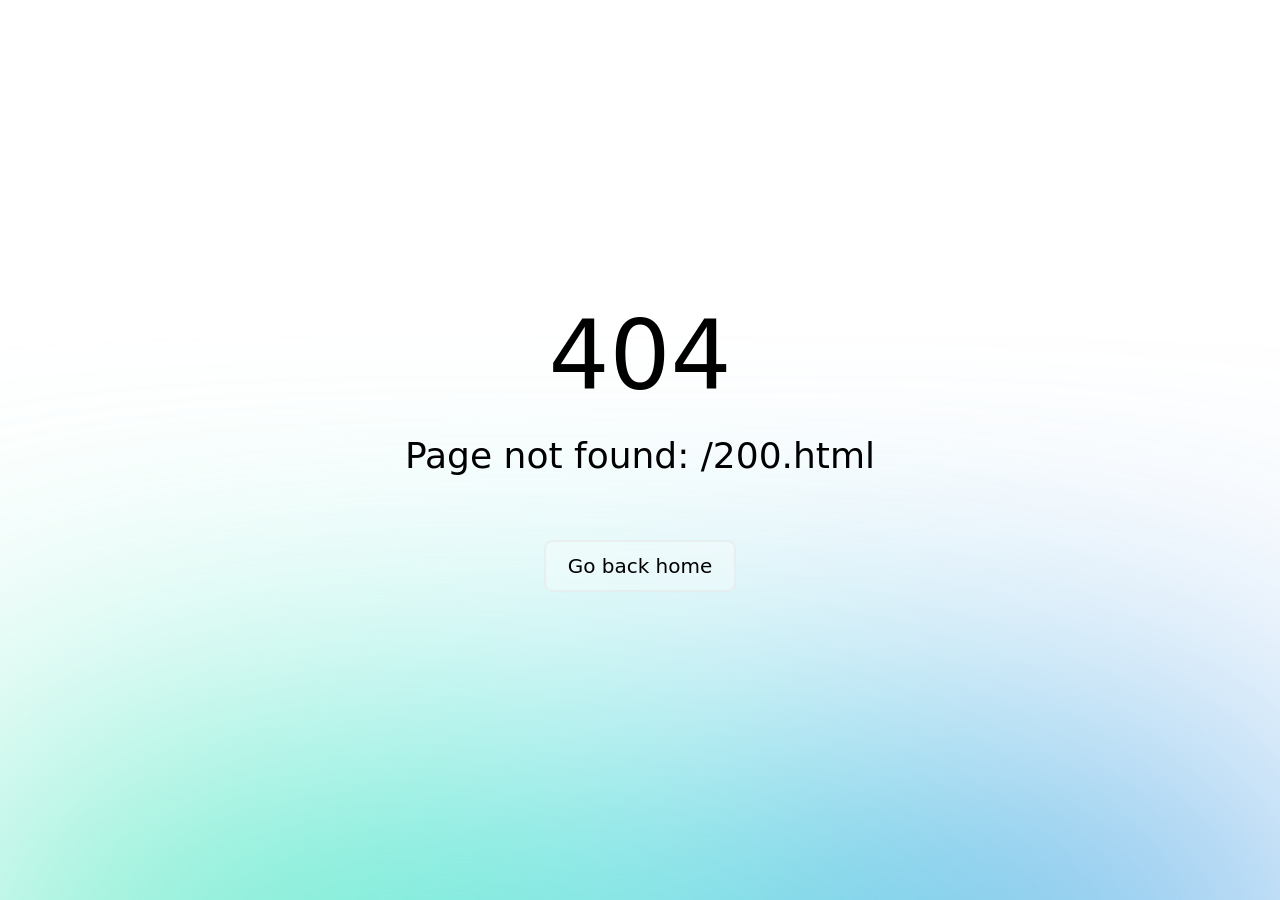
<file: 200.html>
<!DOCTYPE html><html><head><meta charset="utf-8">
<meta name="viewport" content="width=device-width, initial-scale=1">
<style>/*! tailwindcss v4.1.7 | MIT License | https://tailwindcss.com */@layer properties{@supports ((-webkit-hyphens:none) and (not (margin-trim:inline))) or ((-moz-orient:inline) and (not (color:rgb(from red r g b)))){*,::backdrop,:after,:before{--tw-translate-x:0;--tw-translate-y:0;--tw-translate-z:0;--tw-rotate-x:initial;--tw-rotate-y:initial;--tw-rotate-z:initial;--tw-skew-x:initial;--tw-skew-y:initial;--tw-space-y-reverse:0;--tw-divide-x-reverse:0;--tw-border-style:solid;--tw-gradient-position:initial;--tw-gradient-from:#0000;--tw-gradient-via:#0000;--tw-gradient-to:#0000;--tw-gradient-stops:initial;--tw-gradient-via-stops:initial;--tw-gradient-from-position:0%;--tw-gradient-via-position:50%;--tw-gradient-to-position:100%;--tw-leading:initial;--tw-font-weight:initial;--tw-tracking:initial;--tw-shadow:0 0 #0000;--tw-shadow-color:initial;--tw-shadow-alpha:100%;--tw-inset-shadow:0 0 #0000;--tw-inset-shadow-color:initial;--tw-inset-shadow-alpha:100%;--tw-ring-color:initial;--tw-ring-shadow:0 0 #0000;--tw-inset-ring-color:initial;--tw-inset-ring-shadow:0 0 #0000;--tw-ring-inset:initial;--tw-ring-offset-width:0px;--tw-ring-offset-color:#fff;--tw-ring-offset-shadow:0 0 #0000;--tw-blur:initial;--tw-brightness:initial;--tw-contrast:initial;--tw-grayscale:initial;--tw-hue-rotate:initial;--tw-invert:initial;--tw-opacity:initial;--tw-saturate:initial;--tw-sepia:initial;--tw-drop-shadow:initial;--tw-drop-shadow-color:initial;--tw-drop-shadow-alpha:100%;--tw-drop-shadow-size:initial;--tw-backdrop-blur:initial;--tw-backdrop-brightness:initial;--tw-backdrop-contrast:initial;--tw-backdrop-grayscale:initial;--tw-backdrop-hue-rotate:initial;--tw-backdrop-invert:initial;--tw-backdrop-opacity:initial;--tw-backdrop-saturate:initial;--tw-backdrop-sepia:initial;--tw-duration:initial;--tw-ease:initial;--tw-scale-x:1;--tw-scale-y:1;--tw-scale-z:1}}}@layer theme{:host,:root{--font-sans:ui-sans-serif,system-ui,sans-serif,"Apple Color Emoji","Segoe UI Emoji","Segoe UI Symbol","Noto Color Emoji";--font-serif:ui-serif,Georgia,Cambria,"Times New Roman",Times,serif;--font-mono:ui-monospace,SFMono-Regular,Menlo,Monaco,Consolas,"Liberation Mono","Courier New",monospace;--color-indigo-500:oklch(58.5% .233 277.117);--color-purple-600:oklch(55.8% .288 302.321);--spacing:.25rem;--container-xs:20rem;--container-sm:24rem;--container-xl:36rem;--container-2xl:42rem;--container-3xl:48rem;--container-4xl:56rem;--text-xs:.75rem;--text-xs--line-height:1.33333;--text-sm:.875rem;--text-sm--line-height:1.42857;--text-base:1rem;--text-base--line-height:1.5;--text-lg:1.125rem;--text-lg--line-height:1.55556;--text-xl:1.25rem;--text-xl--line-height:1.4;--text-2xl:1.5rem;--text-2xl--line-height:1.33333;--text-3xl:1.875rem;--text-3xl--line-height:1.2;--text-4xl:2.25rem;--text-4xl--line-height:1.11111;--text-5xl:3rem;--text-5xl--line-height:1;--text-6xl:3.75rem;--text-6xl--line-height:1;--text-7xl:4.5rem;--text-7xl--line-height:1;--text-8xl:6rem;--text-8xl--line-height:1;--font-weight-light:300;--font-weight-medium:500;--tracking-tight:-.025em;--tracking-wider:.05em;--leading-tight:1.25;--leading-snug:1.375;--leading-relaxed:1.625;--ease-out:cubic-bezier(0,0,.2,1);--ease-in-out:cubic-bezier(.4,0,.2,1);--default-transition-duration:.15s;--default-transition-timing-function:cubic-bezier(.4,0,.2,1);--default-font-family:var(--font-sans);--default-mono-font-family:var(--font-mono)}}@layer base{*,::backdrop,:after,:before{border:0 solid;box-sizing:border-box;margin:0;padding:0}::file-selector-button{border:0 solid;box-sizing:border-box;margin:0;padding:0}:host,html{-webkit-text-size-adjust:100%;font-family:var(--default-font-family,ui-sans-serif,system-ui,sans-serif,"Apple Color Emoji","Segoe UI Emoji","Segoe UI Symbol","Noto Color Emoji");font-feature-settings:var(--default-font-feature-settings,normal);font-variation-settings:var(--default-font-variation-settings,normal);line-height:1.5;-moz-tab-size:4;-o-tab-size:4;tab-size:4;-webkit-tap-highlight-color:transparent}hr{border-top-width:1px;color:inherit;height:0}abbr:where([title]){-webkit-text-decoration:underline dotted;text-decoration:underline dotted}h1,h2,h3,h4,h5,h6{font-size:inherit;font-weight:inherit}a{color:inherit;-webkit-text-decoration:inherit;text-decoration:inherit}b,strong{font-weight:bolder}code,kbd,pre,samp{font-family:var(--default-mono-font-family,ui-monospace,SFMono-Regular,Menlo,Monaco,Consolas,"Liberation Mono","Courier New",monospace);font-feature-settings:var(--default-mono-font-feature-settings,normal);font-size:1em;font-variation-settings:var(--default-mono-font-variation-settings,normal)}small{font-size:80%}sub,sup{font-size:75%;line-height:0;position:relative;vertical-align:baseline}sub{bottom:-.25em}sup{top:-.5em}table{border-collapse:collapse;border-color:inherit;text-indent:0}:-moz-focusring{outline:auto}progress{vertical-align:baseline}summary{display:list-item}menu,ol,ul{list-style:none}audio,canvas,embed,iframe,img,object,svg,video{display:block;vertical-align:middle}img,video{height:auto;max-width:100%}button,input,optgroup,select,textarea{background-color:#0000;border-radius:0;color:inherit;font:inherit;font-feature-settings:inherit;font-variation-settings:inherit;letter-spacing:inherit;opacity:1}::file-selector-button{background-color:#0000;border-radius:0;color:inherit;font:inherit;font-feature-settings:inherit;font-variation-settings:inherit;letter-spacing:inherit;opacity:1}:where(select:is([multiple],[size])) optgroup{font-weight:bolder}:where(select:is([multiple],[size])) optgroup option{padding-inline-start:20px}::file-selector-button{margin-inline-end:4px}::-moz-placeholder{opacity:1}::placeholder{opacity:1}@supports (not (-webkit-appearance:-apple-pay-button)) or (contain-intrinsic-size:1px){::-moz-placeholder{color:currentColor}::placeholder{color:currentColor}@supports (color:color-mix(in lab,red,red)){::-moz-placeholder{color:color-mix(in oklab,currentcolor 50%,transparent)}::placeholder{color:color-mix(in oklab,currentcolor 50%,transparent)}}}textarea{resize:vertical}::-webkit-search-decoration{-webkit-appearance:none}::-webkit-date-and-time-value{min-height:1lh;text-align:inherit}::-webkit-datetime-edit{display:inline-flex}::-webkit-datetime-edit-fields-wrapper{padding:0}::-webkit-datetime-edit,::-webkit-datetime-edit-year-field{padding-block:0}::-webkit-datetime-edit-day-field,::-webkit-datetime-edit-month-field{padding-block:0}::-webkit-datetime-edit-hour-field,::-webkit-datetime-edit-minute-field{padding-block:0}::-webkit-datetime-edit-millisecond-field,::-webkit-datetime-edit-second-field{padding-block:0}::-webkit-datetime-edit-meridiem-field{padding-block:0}:-moz-ui-invalid{box-shadow:none}button,input:where([type=button],[type=reset],[type=submit]){-webkit-appearance:button;-moz-appearance:button;appearance:button}::file-selector-button{-webkit-appearance:button;-moz-appearance:button;appearance:button}::-webkit-inner-spin-button,::-webkit-outer-spin-button{height:auto}[hidden]:where(:not([hidden=until-found])){display:none!important}}@layer components;@layer utilities{.visible{visibility:visible}.absolute{position:absolute}.fixed{position:fixed}.relative{position:relative}.sticky{position:sticky}.inset-0{inset:calc(var(--spacing)*0)}.inset-x-0{inset-inline:calc(var(--spacing)*0)}.-top-2{top:calc(var(--spacing)*-2)}.top-0{top:calc(var(--spacing)*0)}.top-5{top:calc(var(--spacing)*5)}.-right-2{right:calc(var(--spacing)*-2)}.-bottom-2{bottom:calc(var(--spacing)*-2)}.-left-2{left:calc(var(--spacing)*-2)}.left-6{left:calc(var(--spacing)*6)}.isolate{isolation:isolate}.-z-10{z-index:-10}.z-50{z-index:50}.mx-2{margin-inline:calc(var(--spacing)*2)}.mx-auto{margin-inline:auto}.mt-0\.5{margin-top:calc(var(--spacing)*.5)}.mt-1{margin-top:calc(var(--spacing)*1)}.mt-1\.5{margin-top:calc(var(--spacing)*1.5)}.mt-2{margin-top:calc(var(--spacing)*2)}.mt-3{margin-top:calc(var(--spacing)*3)}.mt-4{margin-top:calc(var(--spacing)*4)}.mt-5{margin-top:calc(var(--spacing)*5)}.mt-6{margin-top:calc(var(--spacing)*6)}.mt-7{margin-top:calc(var(--spacing)*7)}.mt-8{margin-top:calc(var(--spacing)*8)}.mt-12{margin-top:calc(var(--spacing)*12)}.mb-1{margin-bottom:calc(var(--spacing)*1)}.mb-2{margin-bottom:calc(var(--spacing)*2)}.mb-3{margin-bottom:calc(var(--spacing)*3)}.mb-4{margin-bottom:calc(var(--spacing)*4)}.mb-5{margin-bottom:calc(var(--spacing)*5)}.mb-6{margin-bottom:calc(var(--spacing)*6)}.mb-8{margin-bottom:calc(var(--spacing)*8)}.mb-10{margin-bottom:calc(var(--spacing)*10)}.mb-14{margin-bottom:calc(var(--spacing)*14)}.ml-1{margin-left:calc(var(--spacing)*1)}.ml-2{margin-left:calc(var(--spacing)*2)}.line-clamp-1{-webkit-line-clamp:1}.line-clamp-1,.line-clamp-2{-webkit-box-orient:vertical;display:-webkit-box;overflow:hidden}.line-clamp-2{-webkit-line-clamp:2}.block{display:block}.flex{display:flex}.grid{display:grid}.hidden{display:none}.inline{display:inline}.inline-block{display:inline-block}.inline-flex{display:inline-flex}.aspect-\[2\/3\]{aspect-ratio:2/3}.aspect-\[4\/5\]{aspect-ratio:4/5}.h-2\.5{height:calc(var(--spacing)*2.5)}.h-4{height:calc(var(--spacing)*4)}.h-5{height:calc(var(--spacing)*5)}.h-6{height:calc(var(--spacing)*6)}.h-7{height:calc(var(--spacing)*7)}.h-8{height:calc(var(--spacing)*8)}.h-9{height:calc(var(--spacing)*9)}.h-12{height:calc(var(--spacing)*12)}.h-16{height:calc(var(--spacing)*16)}.h-20{height:calc(var(--spacing)*20)}.h-28{height:calc(var(--spacing)*28)}.h-56{height:calc(var(--spacing)*56)}.h-full{height:100%}.h-px{height:1px}.min-h-screen{min-height:100vh}.w-2\.5{width:calc(var(--spacing)*2.5)}.w-4{width:calc(var(--spacing)*4)}.w-5{width:calc(var(--spacing)*5)}.w-6{width:calc(var(--spacing)*6)}.w-7{width:calc(var(--spacing)*7)}.w-9{width:calc(var(--spacing)*9)}.w-10{width:calc(var(--spacing)*10)}.w-12{width:calc(var(--spacing)*12)}.w-36{width:calc(var(--spacing)*36)}.w-auto{width:auto}.w-full{width:100%}.w-px{width:1px}.max-w-2xl{max-width:var(--container-2xl)}.max-w-3xl{max-width:var(--container-3xl)}.max-w-4xl{max-width:var(--container-4xl)}.max-w-\[28rem\]{max-width:28rem}.max-w-\[96rem\]{max-width:96rem}.max-w-sm{max-width:var(--container-sm)}.max-w-xl{max-width:var(--container-xl)}.min-w-0{min-width:calc(var(--spacing)*0)}.flex-1{flex:1}.flex-shrink-0,.shrink-0{flex-shrink:0}.-translate-x-1{--tw-translate-x:calc(var(--spacing)*-1);translate:var(--tw-translate-x)var(--tw-translate-y)}.rotate-\[-1\.5deg\]{rotate:-1.5deg}.transform{transform:var(--tw-rotate-x,)var(--tw-rotate-y,)var(--tw-rotate-z,)var(--tw-skew-x,)var(--tw-skew-y,)}.scroll-mt-12{scroll-margin-top:calc(var(--spacing)*12)}.grid-cols-1{grid-template-columns:repeat(1,minmax(0,1fr))}.grid-cols-2{grid-template-columns:repeat(2,minmax(0,1fr))}.grid-cols-3{grid-template-columns:repeat(3,minmax(0,1fr))}.flex-col{flex-direction:column}.flex-wrap{flex-wrap:wrap}.items-baseline{align-items:baseline}.items-center{align-items:center}.items-end{align-items:flex-end}.items-start{align-items:flex-start}.justify-between{justify-content:space-between}.justify-center{justify-content:center}.gap-1{gap:calc(var(--spacing)*1)}.gap-1\.5{gap:calc(var(--spacing)*1.5)}.gap-2{gap:calc(var(--spacing)*2)}.gap-3{gap:calc(var(--spacing)*3)}.gap-4{gap:calc(var(--spacing)*4)}.gap-5{gap:calc(var(--spacing)*5)}.gap-6{gap:calc(var(--spacing)*6)}.gap-8{gap:calc(var(--spacing)*8)}.gap-10{gap:calc(var(--spacing)*10)}.gap-12{gap:calc(var(--spacing)*12)}.gap-px{gap:1px}:where(.space-y-4>:not(:last-child)){--tw-space-y-reverse:0;margin-block-end:calc(var(--spacing)*4*(1 - var(--tw-space-y-reverse)));margin-block-start:calc(var(--spacing)*4*var(--tw-space-y-reverse))}:where(.space-y-5>:not(:last-child)){--tw-space-y-reverse:0;margin-block-end:calc(var(--spacing)*5*(1 - var(--tw-space-y-reverse)));margin-block-start:calc(var(--spacing)*5*var(--tw-space-y-reverse))}.gap-x-3{-moz-column-gap:calc(var(--spacing)*3);column-gap:calc(var(--spacing)*3)}.gap-x-4{-moz-column-gap:calc(var(--spacing)*4);column-gap:calc(var(--spacing)*4)}.gap-x-5{-moz-column-gap:calc(var(--spacing)*5);column-gap:calc(var(--spacing)*5)}.gap-x-6{-moz-column-gap:calc(var(--spacing)*6);column-gap:calc(var(--spacing)*6)}.gap-y-1{row-gap:calc(var(--spacing)*1)}.gap-y-2{row-gap:calc(var(--spacing)*2)}.gap-y-3{row-gap:calc(var(--spacing)*3)}.gap-y-4{row-gap:calc(var(--spacing)*4)}.gap-y-8{row-gap:calc(var(--spacing)*8)}:where(.divide-x>:not(:last-child)){--tw-divide-x-reverse:0;border-inline-end-width:calc(1px*(1 - var(--tw-divide-x-reverse)));border-inline-start-width:calc(1px*var(--tw-divide-x-reverse));border-inline-style:var(--tw-border-style)}.truncate{text-overflow:ellipsis;white-space:nowrap}.overflow-hidden,.truncate{overflow:hidden}.rounded-full{border-radius:3.40282e+38px}.border{border-style:var(--tw-border-style);border-width:1px}.border-t{border-top-style:var(--tw-border-style);border-top-width:1px}.border-t-2{border-top-style:var(--tw-border-style);border-top-width:2px}.border-r-2{border-right-style:var(--tw-border-style);border-right-width:2px}.border-b{border-bottom-style:var(--tw-border-style);border-bottom-width:1px}.border-b-2{border-bottom-style:var(--tw-border-style);border-bottom-width:2px}.border-l-2{border-left-style:var(--tw-border-style);border-left-width:2px}.border-dashed{--tw-border-style:dashed;border-style:dashed}.bg-gradient-to-r{--tw-gradient-position:to right in oklab;background-image:linear-gradient(var(--tw-gradient-stops))}.from-indigo-500{--tw-gradient-from:var(--color-indigo-500);--tw-gradient-stops:var(--tw-gradient-via-stops,var(--tw-gradient-position),var(--tw-gradient-from)var(--tw-gradient-from-position),var(--tw-gradient-to)var(--tw-gradient-to-position))}.to-purple-600{--tw-gradient-to:var(--color-purple-600);--tw-gradient-stops:var(--tw-gradient-via-stops,var(--tw-gradient-position),var(--tw-gradient-from)var(--tw-gradient-from-position),var(--tw-gradient-to)var(--tw-gradient-to-position))}.object-contain{-o-object-fit:contain;object-fit:contain}.object-cover{-o-object-fit:cover;object-fit:cover}.p-2{padding:calc(var(--spacing)*2)}.p-3{padding:calc(var(--spacing)*3)}.p-6{padding:calc(var(--spacing)*6)}.p-7{padding:calc(var(--spacing)*7)}.px-2{padding-inline:calc(var(--spacing)*2)}.px-2\.5{padding-inline:calc(var(--spacing)*2.5)}.px-3{padding-inline:calc(var(--spacing)*3)}.px-3\.5{padding-inline:calc(var(--spacing)*3.5)}.px-4{padding-inline:calc(var(--spacing)*4)}.px-5{padding-inline:calc(var(--spacing)*5)}.px-6{padding-inline:calc(var(--spacing)*6)}.px-8{padding-inline:calc(var(--spacing)*8)}.py-0\.5{padding-block:calc(var(--spacing)*.5)}.py-1{padding-block:calc(var(--spacing)*1)}.py-1\.5{padding-block:calc(var(--spacing)*1.5)}.py-2{padding-block:calc(var(--spacing)*2)}.py-3{padding-block:calc(var(--spacing)*3)}.py-3\.5{padding-block:calc(var(--spacing)*3.5)}.py-4{padding-block:calc(var(--spacing)*4)}.py-5{padding-block:calc(var(--spacing)*5)}.py-8{padding-block:calc(var(--spacing)*8)}.py-12{padding-block:calc(var(--spacing)*12)}.py-14{padding-block:calc(var(--spacing)*14)}.pt-1{padding-top:calc(var(--spacing)*1)}.pt-4{padding-top:calc(var(--spacing)*4)}.pt-5{padding-top:calc(var(--spacing)*5)}.pt-6{padding-top:calc(var(--spacing)*6)}.pt-8{padding-top:calc(var(--spacing)*8)}.pt-12{padding-top:calc(var(--spacing)*12)}.pt-16{padding-top:calc(var(--spacing)*16)}.pt-28{padding-top:calc(var(--spacing)*28)}.pt-32{padding-top:calc(var(--spacing)*32)}.pb-0\.5{padding-bottom:calc(var(--spacing)*.5)}.pb-1{padding-bottom:calc(var(--spacing)*1)}.pb-6{padding-bottom:calc(var(--spacing)*6)}.pb-12{padding-bottom:calc(var(--spacing)*12)}.pb-14{padding-bottom:calc(var(--spacing)*14)}.pb-16{padding-bottom:calc(var(--spacing)*16)}.pb-24{padding-bottom:calc(var(--spacing)*24)}.pl-5{padding-left:calc(var(--spacing)*5)}.text-center{text-align:center}.text-left{text-align:left}.align-middle{vertical-align:middle}.font-mono{font-family:var(--font-mono)}.font-serif{font-family:var(--font-serif)}.text-2xl{font-size:var(--text-2xl);line-height:var(--tw-leading,var(--text-2xl--line-height))}.text-3xl{font-size:var(--text-3xl);line-height:var(--tw-leading,var(--text-3xl--line-height))}.text-4xl{font-size:var(--text-4xl);line-height:var(--tw-leading,var(--text-4xl--line-height))}.text-5xl{font-size:var(--text-5xl);line-height:var(--tw-leading,var(--text-5xl--line-height))}.text-base{font-size:var(--text-base);line-height:var(--tw-leading,var(--text-base--line-height))}.text-lg{font-size:var(--text-lg);line-height:var(--tw-leading,var(--text-lg--line-height))}.text-sm{font-size:var(--text-sm);line-height:var(--tw-leading,var(--text-sm--line-height))}.text-xl{font-size:var(--text-xl);line-height:var(--tw-leading,var(--text-xl--line-height))}.text-xs{font-size:var(--text-xs);line-height:var(--tw-leading,var(--text-xs--line-height))}.text-\[0\.625rem\]{font-size:.625rem}.text-\[0\.6875rem\]{font-size:.6875rem}.text-\[1\.75rem\]{font-size:1.75rem}.text-\[clamp\(3\.5rem\,9\.5vw\,8rem\)\]{font-size:clamp(3.5rem,9.5vw,8rem)}.leading-\[0\.92\]{--tw-leading:.92;line-height:.92}.leading-\[0\.95\]{--tw-leading:.95;line-height:.95}.leading-\[1\.1\]{--tw-leading:1.1;line-height:1.1}.leading-\[1\.6\]{--tw-leading:1.6;line-height:1.6}.leading-\[1\.7\]{--tw-leading:1.7;line-height:1.7}.leading-\[1\.65\]{--tw-leading:1.65;line-height:1.65}.leading-\[1\.75\]{--tw-leading:1.75;line-height:1.75}.leading-\[2\]{--tw-leading:2;line-height:2}.leading-none{--tw-leading:1;line-height:1}.leading-relaxed{--tw-leading:var(--leading-relaxed);line-height:var(--leading-relaxed)}.leading-snug{--tw-leading:var(--leading-snug);line-height:var(--leading-snug)}.leading-tight{--tw-leading:var(--leading-tight);line-height:var(--leading-tight)}.font-light{--tw-font-weight:var(--font-weight-light);font-weight:var(--font-weight-light)}.font-medium{--tw-font-weight:var(--font-weight-medium);font-weight:var(--font-weight-medium)}.tracking-\[0\.2em\]{--tw-tracking:.2em;letter-spacing:.2em}.tracking-\[0\.12em\]{--tw-tracking:.12em;letter-spacing:.12em}.tracking-\[0\.15em\]{--tw-tracking:.15em;letter-spacing:.15em}.tracking-\[0\.16em\]{--tw-tracking:.16em;letter-spacing:.16em}.tracking-\[0\.18em\]{--tw-tracking:.18em;letter-spacing:.18em}.tracking-\[0\.25em\]{--tw-tracking:.25em;letter-spacing:.25em}.tracking-tight{--tw-tracking:var(--tracking-tight);letter-spacing:var(--tracking-tight)}.tracking-wider{--tw-tracking:var(--tracking-wider);letter-spacing:var(--tracking-wider)}.text-balance{text-wrap:balance}.text-pretty{text-wrap:pretty}.text-wrap{text-wrap:wrap}.whitespace-nowrap{white-space:nowrap}.uppercase{text-transform:uppercase}.italic{font-style:italic}.not-italic{font-style:normal}.antialiased{-webkit-font-smoothing:antialiased;-moz-osx-font-smoothing:grayscale}.opacity-0{opacity:0}.shadow-lg{--tw-shadow:0 10px 15px -3px var(--tw-shadow-color,#0000001a),0 4px 6px -4px var(--tw-shadow-color,#0000001a)}.shadow-lg,.shadow-md{box-shadow:var(--tw-inset-shadow),var(--tw-inset-ring-shadow),var(--tw-ring-offset-shadow),var(--tw-ring-shadow),var(--tw-shadow)}.shadow-md{--tw-shadow:0 4px 6px -1px var(--tw-shadow-color,#0000001a),0 2px 4px -2px var(--tw-shadow-color,#0000001a)}.filter{filter:var(--tw-blur,)var(--tw-brightness,)var(--tw-contrast,)var(--tw-grayscale,)var(--tw-hue-rotate,)var(--tw-invert,)var(--tw-saturate,)var(--tw-sepia,)var(--tw-drop-shadow,)}.backdrop-filter{-webkit-backdrop-filter:var(--tw-backdrop-blur,)var(--tw-backdrop-brightness,)var(--tw-backdrop-contrast,)var(--tw-backdrop-grayscale,)var(--tw-backdrop-hue-rotate,)var(--tw-backdrop-invert,)var(--tw-backdrop-opacity,)var(--tw-backdrop-saturate,)var(--tw-backdrop-sepia,);backdrop-filter:var(--tw-backdrop-blur,)var(--tw-backdrop-brightness,)var(--tw-backdrop-contrast,)var(--tw-backdrop-grayscale,)var(--tw-backdrop-hue-rotate,)var(--tw-backdrop-invert,)var(--tw-backdrop-opacity,)var(--tw-backdrop-saturate,)var(--tw-backdrop-sepia,)}.transition{transition-duration:var(--tw-duration,var(--default-transition-duration));transition-property:color,background-color,border-color,outline-color,text-decoration-color,fill,stroke,--tw-gradient-from,--tw-gradient-via,--tw-gradient-to,opacity,box-shadow,transform,translate,scale,rotate,filter,-webkit-backdrop-filter,backdrop-filter,display,visibility,content-visibility,overlay,pointer-events;transition-timing-function:var(--tw-ease,var(--default-transition-timing-function))}.transition-all{transition-duration:var(--tw-duration,var(--default-transition-duration));transition-property:all;transition-timing-function:var(--tw-ease,var(--default-transition-timing-function))}.transition-colors{transition-duration:var(--tw-duration,var(--default-transition-duration));transition-property:color,background-color,border-color,outline-color,text-decoration-color,fill,stroke,--tw-gradient-from,--tw-gradient-via,--tw-gradient-to;transition-timing-function:var(--tw-ease,var(--default-transition-timing-function))}.transition-transform{transition-duration:var(--tw-duration,var(--default-transition-duration));transition-property:transform,translate,scale,rotate;transition-timing-function:var(--tw-ease,var(--default-transition-timing-function))}.duration-200{--tw-duration:.2s;transition-duration:.2s}.duration-500{--tw-duration:.5s;transition-duration:.5s}.ease-in-out{--tw-ease:var(--ease-in-out);transition-timing-function:var(--ease-in-out)}.ease-out{--tw-ease:var(--ease-out);transition-timing-function:var(--ease-out)}.select-none{-webkit-user-select:none;-moz-user-select:none;user-select:none}@media (hover:hover){.group-hover\:-translate-x-1:is(:where(.group):hover *){--tw-translate-x:calc(var(--spacing)*-1);translate:var(--tw-translate-x)var(--tw-translate-y)}.group-hover\:translate-x-0:is(:where(.group):hover *){--tw-translate-x:calc(var(--spacing)*0);translate:var(--tw-translate-x)var(--tw-translate-y)}.group-hover\:translate-x-0\.5:is(:where(.group):hover *){--tw-translate-x:calc(var(--spacing)*.5);translate:var(--tw-translate-x)var(--tw-translate-y)}.group-hover\:translate-x-1:is(:where(.group):hover *){--tw-translate-x:calc(var(--spacing)*1);translate:var(--tw-translate-x)var(--tw-translate-y)}.group-hover\:-translate-y-0\.5:is(:where(.group):hover *){--tw-translate-y:calc(var(--spacing)*-.5);translate:var(--tw-translate-x)var(--tw-translate-y)}.group-hover\:opacity-100:is(:where(.group):hover *){opacity:1}.group-hover\/link\:translate-x-0\.5:is(:where(.group\/link):hover *){--tw-translate-x:calc(var(--spacing)*.5);translate:var(--tw-translate-x)var(--tw-translate-y)}.group-hover\/link\:-translate-y-0\.5:is(:where(.group\/link):hover *){--tw-translate-y:calc(var(--spacing)*-.5);translate:var(--tw-translate-x)var(--tw-translate-y)}}.last\:mb-0:last-child{margin-bottom:calc(var(--spacing)*0)}.last\:border-b-0:last-child{border-bottom-style:var(--tw-border-style);border-bottom-width:0}.last\:pb-0:last-child{padding-bottom:calc(var(--spacing)*0)}@media (hover:hover){.hover\:-translate-y-0\.5:hover{--tw-translate-y:calc(var(--spacing)*-.5);translate:var(--tw-translate-x)var(--tw-translate-y)}.hover\:-translate-y-1:hover{--tw-translate-y:calc(var(--spacing)*-1);translate:var(--tw-translate-x)var(--tw-translate-y)}.hover\:scale-105:hover{--tw-scale-x:105%;--tw-scale-y:105%;--tw-scale-z:105%;scale:var(--tw-scale-x)var(--tw-scale-y)}.hover\:scale-\[1\.03\]:hover{scale:1.03}.hover\:rotate-0:hover{rotate:none}.hover\:border-solid:hover{--tw-border-style:solid;border-style:solid}.hover\:shadow-lg:hover{--tw-shadow:0 10px 15px -3px var(--tw-shadow-color,#0000001a),0 4px 6px -4px var(--tw-shadow-color,#0000001a)}.hover\:shadow-lg:hover,.hover\:shadow-xl:hover{box-shadow:var(--tw-inset-shadow),var(--tw-inset-ring-shadow),var(--tw-ring-offset-shadow),var(--tw-ring-shadow),var(--tw-shadow)}.hover\:shadow-xl:hover{--tw-shadow:0 20px 25px -5px var(--tw-shadow-color,#0000001a),0 8px 10px -6px var(--tw-shadow-color,#0000001a)}}@media (min-width:1400px){.min-\[1400px\]\:block{display:block}}@media (min-width:40rem){.sm\:flex{display:flex}.sm\:hidden{display:none}.sm\:inline{display:inline}.sm\:inline-flex{display:inline-flex}.sm\:w-auto{width:auto}.sm\:grid-cols-2{grid-template-columns:repeat(2,minmax(0,1fr))}.sm\:grid-cols-3{grid-template-columns:repeat(3,minmax(0,1fr))}.sm\:flex-row{flex-direction:row}.sm\:items-center{align-items:center}.sm\:gap-0{gap:calc(var(--spacing)*0)}.sm\:gap-x-6{-moz-column-gap:calc(var(--spacing)*6);column-gap:calc(var(--spacing)*6)}.sm\:gap-y-10{row-gap:calc(var(--spacing)*10)}.sm\:px-8{padding-inline:calc(var(--spacing)*8)}.sm\:py-5{padding-block:calc(var(--spacing)*5)}.sm\:text-3xl{font-size:var(--text-3xl);line-height:var(--tw-leading,var(--text-3xl--line-height))}.sm\:text-sm{font-size:var(--text-sm);line-height:var(--tw-leading,var(--text-sm--line-height))}.sm\:text-xl{font-size:var(--text-xl);line-height:var(--tw-leading,var(--text-xl--line-height))}.sm\:text-xs{font-size:var(--text-xs);line-height:var(--tw-leading,var(--text-xs--line-height))}.sm\:tracking-\[0\.18em\]{--tw-tracking:.18em;letter-spacing:.18em}}@media (min-width:48rem){.md\:absolute{position:absolute}.md\:top-1\/2{top:50%}.md\:left-0{left:calc(var(--spacing)*0)}.md\:col-span-1{grid-column:span 1/span 1}.md\:col-span-4{grid-column:span 4/span 4}.md\:col-span-5{grid-column:span 5/span 5}.md\:col-span-7{grid-column:span 7/span 7}.md\:col-span-8{grid-column:span 8/span 8}.md\:col-span-11{grid-column:span 11/span 11}.md\:mt-4{margin-top:calc(var(--spacing)*4)}.md\:mt-8{margin-top:calc(var(--spacing)*8)}.md\:mb-16{margin-bottom:calc(var(--spacing)*16)}.md\:h-7{height:calc(var(--spacing)*7)}.md\:h-14{height:calc(var(--spacing)*14)}.md\:h-64{height:calc(var(--spacing)*64)}.md\:w-7{width:calc(var(--spacing)*7)}.md\:w-14{width:calc(var(--spacing)*14)}.md\:max-w-xs{max-width:var(--container-xs)}.md\:-translate-y-1\/2{--tw-translate-y:-50%;translate:var(--tw-translate-x)var(--tw-translate-y)}.md\:grid-cols-2{grid-template-columns:repeat(2,minmax(0,1fr))}.md\:grid-cols-3{grid-template-columns:repeat(3,minmax(0,1fr))}.md\:grid-cols-4{grid-template-columns:repeat(4,minmax(0,1fr))}.md\:grid-cols-12{grid-template-columns:repeat(12,minmax(0,1fr))}.md\:flex-row{flex-direction:row}.md\:items-center{align-items:center}.md\:items-end{align-items:flex-end}.md\:items-start{align-items:flex-start}.md\:justify-between{justify-content:space-between}.md\:gap-7{gap:calc(var(--spacing)*7)}.md\:gap-8{gap:calc(var(--spacing)*8)}.md\:gap-10{gap:calc(var(--spacing)*10)}.md\:gap-12{gap:calc(var(--spacing)*12)}.md\:p-7{padding:calc(var(--spacing)*7)}.md\:p-8{padding:calc(var(--spacing)*8)}.md\:p-9{padding:calc(var(--spacing)*9)}.md\:p-10{padding:calc(var(--spacing)*10)}.md\:px-7{padding-inline:calc(var(--spacing)*7)}.md\:px-10{padding-inline:calc(var(--spacing)*10)}.md\:py-6{padding-block:calc(var(--spacing)*6)}.md\:py-16{padding-block:calc(var(--spacing)*16)}.md\:py-20{padding-block:calc(var(--spacing)*20)}.md\:pt-16{padding-top:calc(var(--spacing)*16)}.md\:pt-24{padding-top:calc(var(--spacing)*24)}.md\:pt-32{padding-top:calc(var(--spacing)*32)}.md\:pt-40{padding-top:calc(var(--spacing)*40)}.md\:pb-8{padding-bottom:calc(var(--spacing)*8)}.md\:pb-16{padding-bottom:calc(var(--spacing)*16)}.md\:pb-20{padding-bottom:calc(var(--spacing)*20)}.md\:pl-6{padding-left:calc(var(--spacing)*6)}.md\:text-right{text-align:right}.md\:text-2xl{font-size:var(--text-2xl);line-height:var(--tw-leading,var(--text-2xl--line-height))}.md\:text-3xl{font-size:var(--text-3xl);line-height:var(--tw-leading,var(--text-3xl--line-height))}.md\:text-4xl{font-size:var(--text-4xl);line-height:var(--tw-leading,var(--text-4xl--line-height))}.md\:text-5xl{font-size:var(--text-5xl);line-height:var(--tw-leading,var(--text-5xl--line-height))}.md\:text-6xl{font-size:var(--text-6xl);line-height:var(--tw-leading,var(--text-6xl--line-height))}.md\:text-7xl{font-size:var(--text-7xl);line-height:var(--tw-leading,var(--text-7xl--line-height))}.md\:text-sm{font-size:var(--text-sm);line-height:var(--tw-leading,var(--text-sm--line-height))}.md\:text-xl{font-size:var(--text-xl);line-height:var(--tw-leading,var(--text-xl--line-height))}.md\:text-\[1\.65rem\]{font-size:1.65rem}.md\:text-\[1\.75rem\]{font-size:1.75rem}.md\:text-\[1\.0625rem\]{font-size:1.0625rem}}@media (min-width:64rem){.lg\:sticky{position:sticky}.lg\:top-28{top:calc(var(--spacing)*28)}.lg\:col-span-3{grid-column:span 3/span 3}.lg\:col-span-5{grid-column:span 5/span 5}.lg\:col-span-7{grid-column:span 7/span 7}.lg\:col-span-9{grid-column:span 9/span 9}.lg\:flex{display:flex}.lg\:hidden{display:none}.lg\:grid-cols-5{grid-template-columns:repeat(5,minmax(0,1fr))}.lg\:grid-cols-12{grid-template-columns:repeat(12,minmax(0,1fr))}.lg\:gap-8{gap:calc(var(--spacing)*8)}.lg\:gap-12{gap:calc(var(--spacing)*12)}.lg\:gap-16{gap:calc(var(--spacing)*16)}.lg\:pl-10{padding-left:calc(var(--spacing)*10)}}@media (min-width:80rem){.xl\:grid-cols-6{grid-template-columns:repeat(6,minmax(0,1fr))}.xl\:gap-16{gap:calc(var(--spacing)*16)}.xl\:px-16{padding-inline:calc(var(--spacing)*16)}.xl\:pl-14{padding-left:calc(var(--spacing)*14)}.xl\:text-8xl{font-size:var(--text-8xl);line-height:var(--tw-leading,var(--text-8xl--line-height))}}@media (min-width:96rem){.\32xl\:grid-cols-7{grid-template-columns:repeat(7,minmax(0,1fr))}}}@property --tw-translate-x{syntax:"*";inherits:false;initial-value:0}@property --tw-translate-y{syntax:"*";inherits:false;initial-value:0}@property --tw-translate-z{syntax:"*";inherits:false;initial-value:0}@property --tw-rotate-x{syntax:"*";inherits:false}@property --tw-rotate-y{syntax:"*";inherits:false}@property --tw-rotate-z{syntax:"*";inherits:false}@property --tw-skew-x{syntax:"*";inherits:false}@property --tw-skew-y{syntax:"*";inherits:false}@property --tw-space-y-reverse{syntax:"*";inherits:false;initial-value:0}@property --tw-divide-x-reverse{syntax:"*";inherits:false;initial-value:0}@property --tw-border-style{syntax:"*";inherits:false;initial-value:solid}@property --tw-gradient-position{syntax:"*";inherits:false}@property --tw-gradient-from{syntax:"<color>";inherits:false;initial-value:#0000}@property --tw-gradient-via{syntax:"<color>";inherits:false;initial-value:#0000}@property --tw-gradient-to{syntax:"<color>";inherits:false;initial-value:#0000}@property --tw-gradient-stops{syntax:"*";inherits:false}@property --tw-gradient-via-stops{syntax:"*";inherits:false}@property --tw-gradient-from-position{syntax:"<length-percentage>";inherits:false;initial-value:0}@property --tw-gradient-via-position{syntax:"<length-percentage>";inherits:false;initial-value:50%}@property --tw-gradient-to-position{syntax:"<length-percentage>";inherits:false;initial-value:100%}@property --tw-leading{syntax:"*";inherits:false}@property --tw-font-weight{syntax:"*";inherits:false}@property --tw-tracking{syntax:"*";inherits:false}@property --tw-shadow{syntax:"*";inherits:false;initial-value:0 0 #0000}@property --tw-shadow-color{syntax:"*";inherits:false}@property --tw-shadow-alpha{syntax:"<percentage>";inherits:false;initial-value:100%}@property --tw-inset-shadow{syntax:"*";inherits:false;initial-value:0 0 #0000}@property --tw-inset-shadow-color{syntax:"*";inherits:false}@property --tw-inset-shadow-alpha{syntax:"<percentage>";inherits:false;initial-value:100%}@property --tw-ring-color{syntax:"*";inherits:false}@property --tw-ring-shadow{syntax:"*";inherits:false;initial-value:0 0 #0000}@property --tw-inset-ring-color{syntax:"*";inherits:false}@property --tw-inset-ring-shadow{syntax:"*";inherits:false;initial-value:0 0 #0000}@property --tw-ring-inset{syntax:"*";inherits:false}@property --tw-ring-offset-width{syntax:"<length>";inherits:false;initial-value:0}@property --tw-ring-offset-color{syntax:"*";inherits:false;initial-value:#fff}@property --tw-ring-offset-shadow{syntax:"*";inherits:false;initial-value:0 0 #0000}@property --tw-blur{syntax:"*";inherits:false}@property --tw-brightness{syntax:"*";inherits:false}@property --tw-contrast{syntax:"*";inherits:false}@property --tw-grayscale{syntax:"*";inherits:false}@property --tw-hue-rotate{syntax:"*";inherits:false}@property --tw-invert{syntax:"*";inherits:false}@property --tw-opacity{syntax:"*";inherits:false}@property --tw-saturate{syntax:"*";inherits:false}@property --tw-sepia{syntax:"*";inherits:false}@property --tw-drop-shadow{syntax:"*";inherits:false}@property --tw-drop-shadow-color{syntax:"*";inherits:false}@property --tw-drop-shadow-alpha{syntax:"<percentage>";inherits:false;initial-value:100%}@property --tw-drop-shadow-size{syntax:"*";inherits:false}@property --tw-backdrop-blur{syntax:"*";inherits:false}@property --tw-backdrop-brightness{syntax:"*";inherits:false}@property --tw-backdrop-contrast{syntax:"*";inherits:false}@property --tw-backdrop-grayscale{syntax:"*";inherits:false}@property --tw-backdrop-hue-rotate{syntax:"*";inherits:false}@property --tw-backdrop-invert{syntax:"*";inherits:false}@property --tw-backdrop-opacity{syntax:"*";inherits:false}@property --tw-backdrop-saturate{syntax:"*";inherits:false}@property --tw-backdrop-sepia{syntax:"*";inherits:false}@property --tw-duration{syntax:"*";inherits:false}@property --tw-ease{syntax:"*";inherits:false}@property --tw-scale-x{syntax:"*";inherits:false;initial-value:1}@property --tw-scale-y{syntax:"*";inherits:false;initial-value:1}@property --tw-scale-z{syntax:"*";inherits:false;initial-value:1}</style>
<style>:root{--paper:#f8f7f4;--paper-deep:#e3edf9;--ink:#0f0d0b;--fg-soft:#3c3830;--fg-mute:#807870;--accent:#5a4bd1;--accent-soft:#675dc9;--rule:#c5d6eb}html.dark{--paper:#0c0a08;--paper-deep:#141c26;--ink:#f0ebe4;--fg-soft:#a8a098;--fg-mute:#686058;--accent:#9b8cff;--accent-soft:#aaa3e0;--rule:#263346}body,html{background:var(--paper);color:var(--ink);transition:background-color .4s ease,color .4s ease}.font-serif,body,html{font-family:Fraunces,Georgia,serif;font-feature-settings:"ss01","ss02"}.font-mono{font-family:JetBrains Mono,ui-monospace,SFMono-Regular,monospace}.bg-paper{background-color:var(--paper)}.bg-paper-deep{background-color:var(--paper-deep)}html:not(.dark) .bg-paper-deep.border:not(:hover){box-shadow:0 1px 2px #14325a0f,0 8px 24px -16px #1e5aa04d}.bg-paper\/90{background-color:rgb(from var(--paper) r g b/.9)}.text-paper{color:var(--paper)}.text-paper\/85{color:rgb(from var(--paper) r g b/.85)}.text-paper\/60{color:rgb(from var(--paper) r g b/.6)}.border-paper\/40{border-color:rgb(from var(--paper) r g b/.4)}.border-paper\/30{border-color:rgb(from var(--paper) r g b/.3)}.border-paper\/60{border-color:rgb(from var(--paper) r g b/.6)}.hover\:border-paper:hover{border-color:var(--paper)}.text-ink{color:var(--ink)}.text-fg-soft{color:var(--fg-soft)}.text-fg-mute{color:var(--fg-mute)}.text-fg-mute\/40{color:rgb(from var(--fg-mute) r g b/.4)}.text-accent{color:var(--accent)}.text-accent\/60{color:rgb(from var(--accent) r g b/.6)}.text-accent-soft{color:var(--accent-soft)}.bg-accent{background-color:var(--accent)}.border-accent{border-color:var(--accent)}.border-accent\/40{border-color:rgb(from var(--accent) r g b/.4)}.border-accent\/30{border-color:rgb(from var(--accent) r g b/.3)}.hover\:border-accent:hover{border-color:var(--accent)}.border-rule,.divide-rule>:not(:last-child){border-color:var(--rule)}.bg-rule{background-color:var(--rule)}.group:hover .group-hover\:text-accent,.hover\:text-accent:hover{color:var(--accent)}.hover\:text-ink:hover{color:var(--ink)}.hover\:text-paper:hover{color:var(--paper)}.hover\:bg-accent:hover{background-color:var(--accent)}:root{--hero-ink:#f0ebe4;--hero-accent:#9b8cff}.text-hero{color:#f0ebe4}.text-hero\/85{color:#f1ece5d9}.text-hero\/80{color:#f1ece5cc}.text-hero\/60{color:#f1ece599}.text-hero\/55{color:#f1ece58c}.text-hero\/50{color:#f1ece580}.border-hero\/40{border-color:#f1ece566}.hover\:border-hero:hover{border-color:#f0ebe4}.hero-glass{backdrop-filter:blur(14px);-webkit-backdrop-filter:blur(14px);background-color:#0c0a0880;border:1px solid hsla(35,29%,92%,.14);box-shadow:0 30px 60px -30px #0009}.hero-glass-divide>:not(:last-child),.hero-glass-line{border-color:#f1ece524}.hero-glass-btn{background-color:#f1ece50a;border:1px solid hsla(35,29%,92%,.18);color:#f1ece5d9;transition:border-color .2s ease,color .2s ease,background-color .2s ease}.hero-glass-btn:hover{background-color:#9b8cff14;border-color:var(--hero-accent);color:var(--hero-accent)}</style>
<link rel="modulepreload" as="script" crossorigin href="/_nuxt/tCCvuskZ.js">
<link rel="prefetch" as="script" crossorigin href="/_nuxt/BaGkd3ai.js">
<link rel="prefetch" as="script" crossorigin href="/_nuxt/DlAUqK2U.js">
<link rel="prefetch" as="script" crossorigin href="/_nuxt/BSf6YXEt.js">
<script type="module" src="/_nuxt/tCCvuskZ.js" crossorigin></script></head><body><div id="__nuxt"></div><div id="teleports"></div><script type="application/json" data-nuxt-data="nuxt-app" data-ssr="false" id="__NUXT_DATA__">[{"prerenderedAt":1,"serverRendered":2},1789832995972,false]</script>
<script>window.__NUXT__={};window.__NUXT__.config={public:{},app:{baseURL:"/",buildId:"40536cd9-b55a-416c-baac-01b45d236400",buildAssetsDir:"/_nuxt/",cdnURL:""}}</script></body></html>
</file>
<file: _nuxt/SiteNav.BOD31trE.css>
.site-nav[data-v-33d02c16]{border-bottom:1px solid transparent;color:var(--hero-ink);transition:background-color .3s ease,border-color .3s ease,color .3s ease}.site-nav.is-solid[data-v-33d02c16]{backdrop-filter:blur(12px);-webkit-backdrop-filter:blur(12px);background-color:rgb(from var(--paper) r g b/.88);border-bottom-color:var(--rule);color:var(--ink)}.site-nav.is-open[data-v-33d02c16]{background-color:var(--paper)}.nav-link[data-v-33d02c16]{opacity:.75;transition:opacity .2s ease,color .2s ease}.nav-link[data-v-33d02c16]:hover{color:var(--hero-accent);opacity:1}.site-nav.is-solid .nav-link[data-v-33d02c16]:hover{color:var(--accent)}.nav-link[aria-current=page][data-v-33d02c16]{opacity:1}.site-nav.is-solid .nav-link[aria-current=page][data-v-33d02c16]{color:var(--accent)}.mobile-link[data-v-33d02c16]{color:var(--fg-soft);transition:color .2s ease}.mobile-link[data-v-33d02c16]:hover,.mobile-link[aria-current=page][data-v-33d02c16]{color:var(--accent)}.nav-cv[data-v-33d02c16],.nav-icon-btn[data-v-33d02c16]{border-color:color-mix(in srgb,currentColor 30%,transparent);transition:border-color .2s ease,color .2s ease}.nav-cv[data-v-33d02c16]:hover,.nav-icon-btn[data-v-33d02c16]:hover{border-color:var(--hero-accent);color:var(--hero-accent)}.site-nav.is-solid .nav-cv[data-v-33d02c16]:hover,.site-nav.is-solid .nav-icon-btn[data-v-33d02c16]:hover{border-color:var(--accent);color:var(--accent)}
</file>
<file: _nuxt/PageHero.DBZSW7L7.css>
.page-hero-bg[data-v-e5570c81]{background:linear-gradient(180deg,transparent 55%,#0c0a08),linear-gradient(90deg,#0c0a08eb,#0c0a08cc 45%,#0c0a0880),#0c0a08 url(../backg.webp) 50% /cover no-repeat}@media (max-width:767px){.page-hero-bg[data-v-e5570c81]{background:linear-gradient(180deg,#0c0a08b8 0,#0c0a08db 70%,#0c0a08),#0c0a08 url(../backg.webp) 70% /cover no-repeat}}.page-hero-rule[data-v-e5570c81]{background-color:var(--hero-accent)}
</file>
